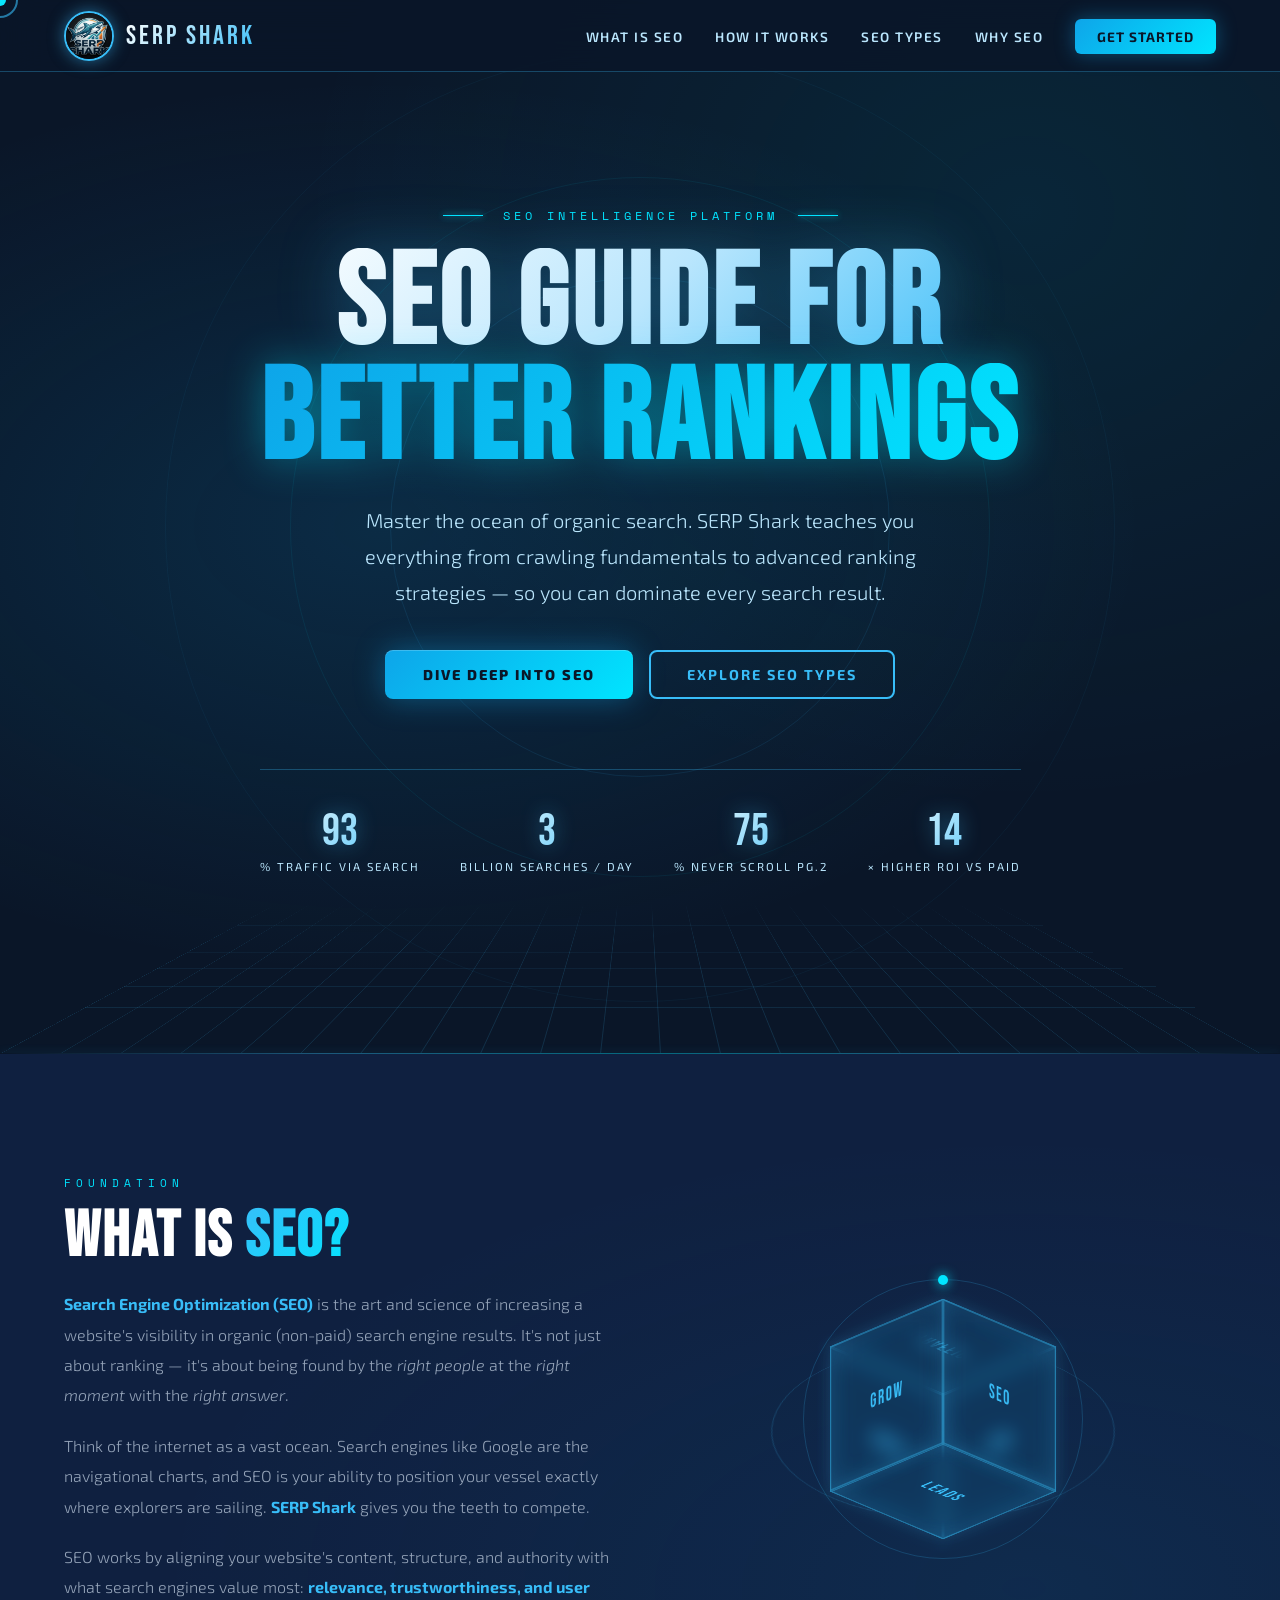
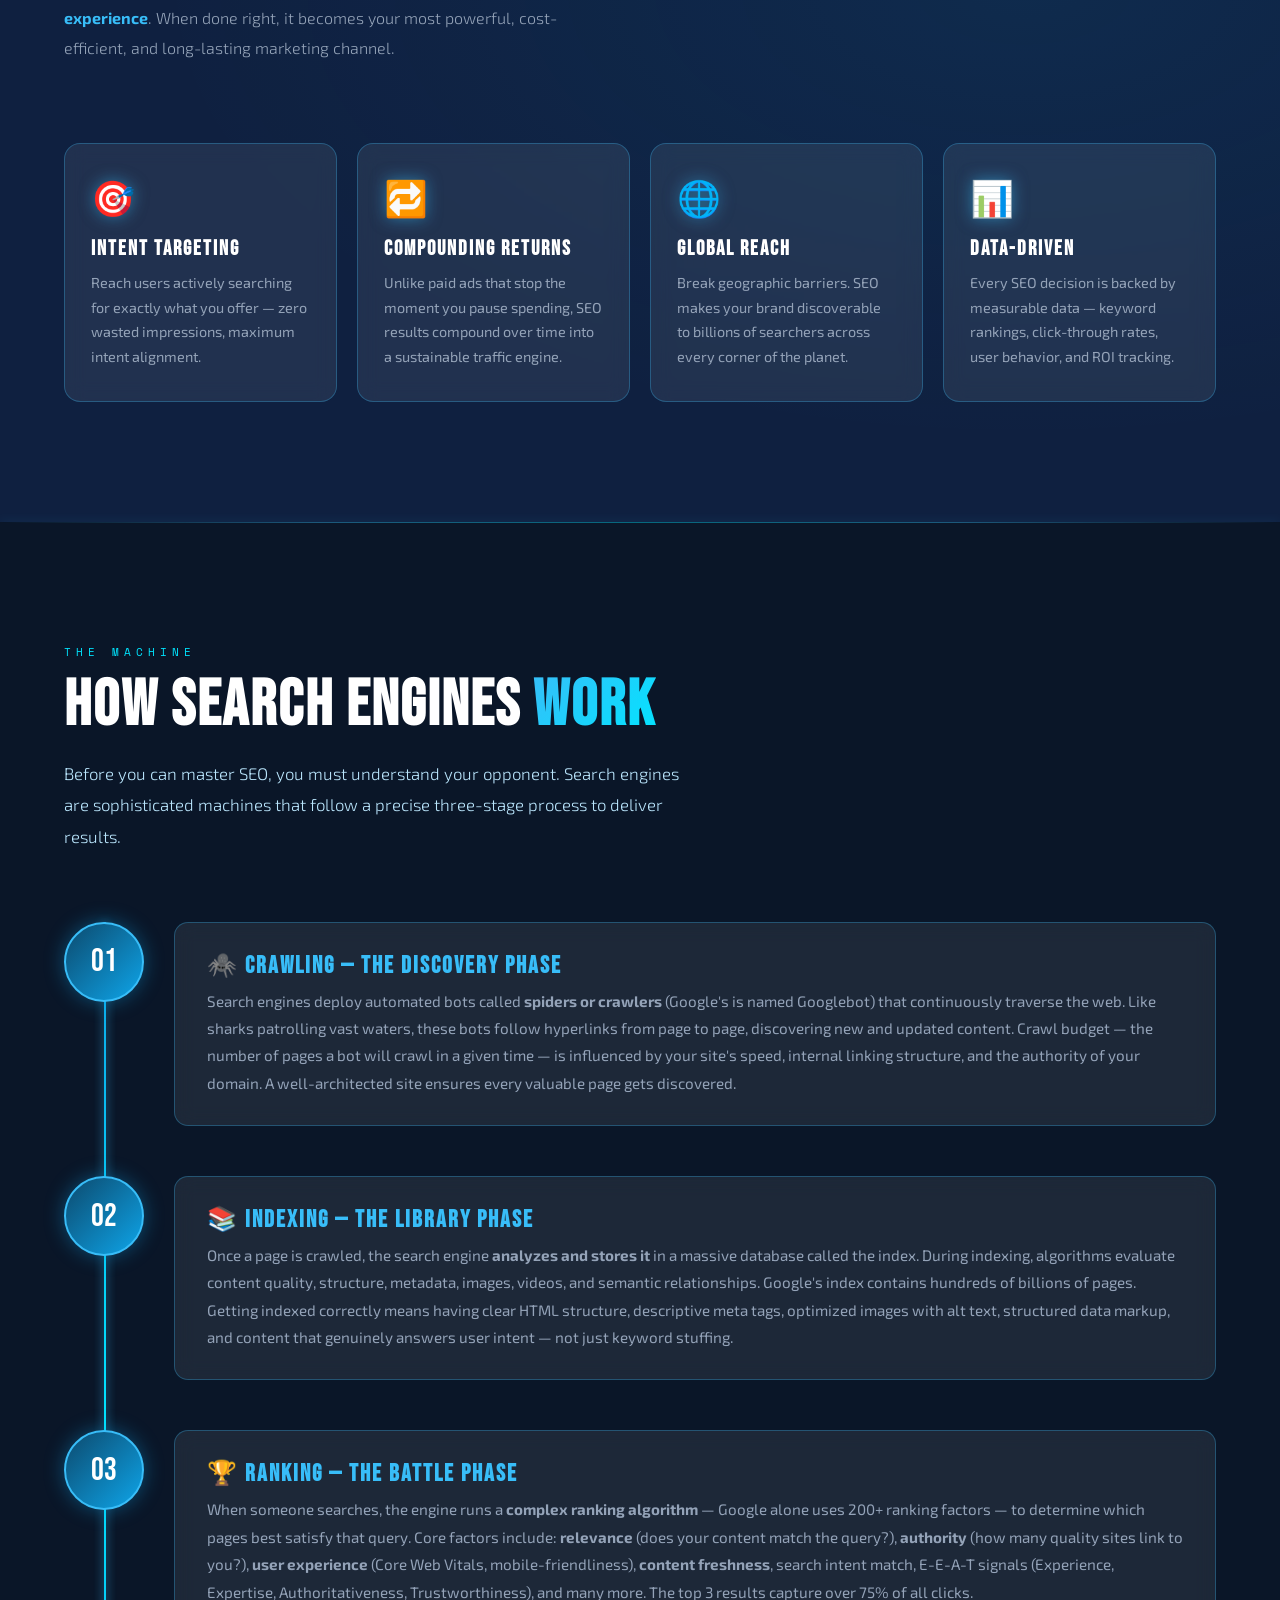
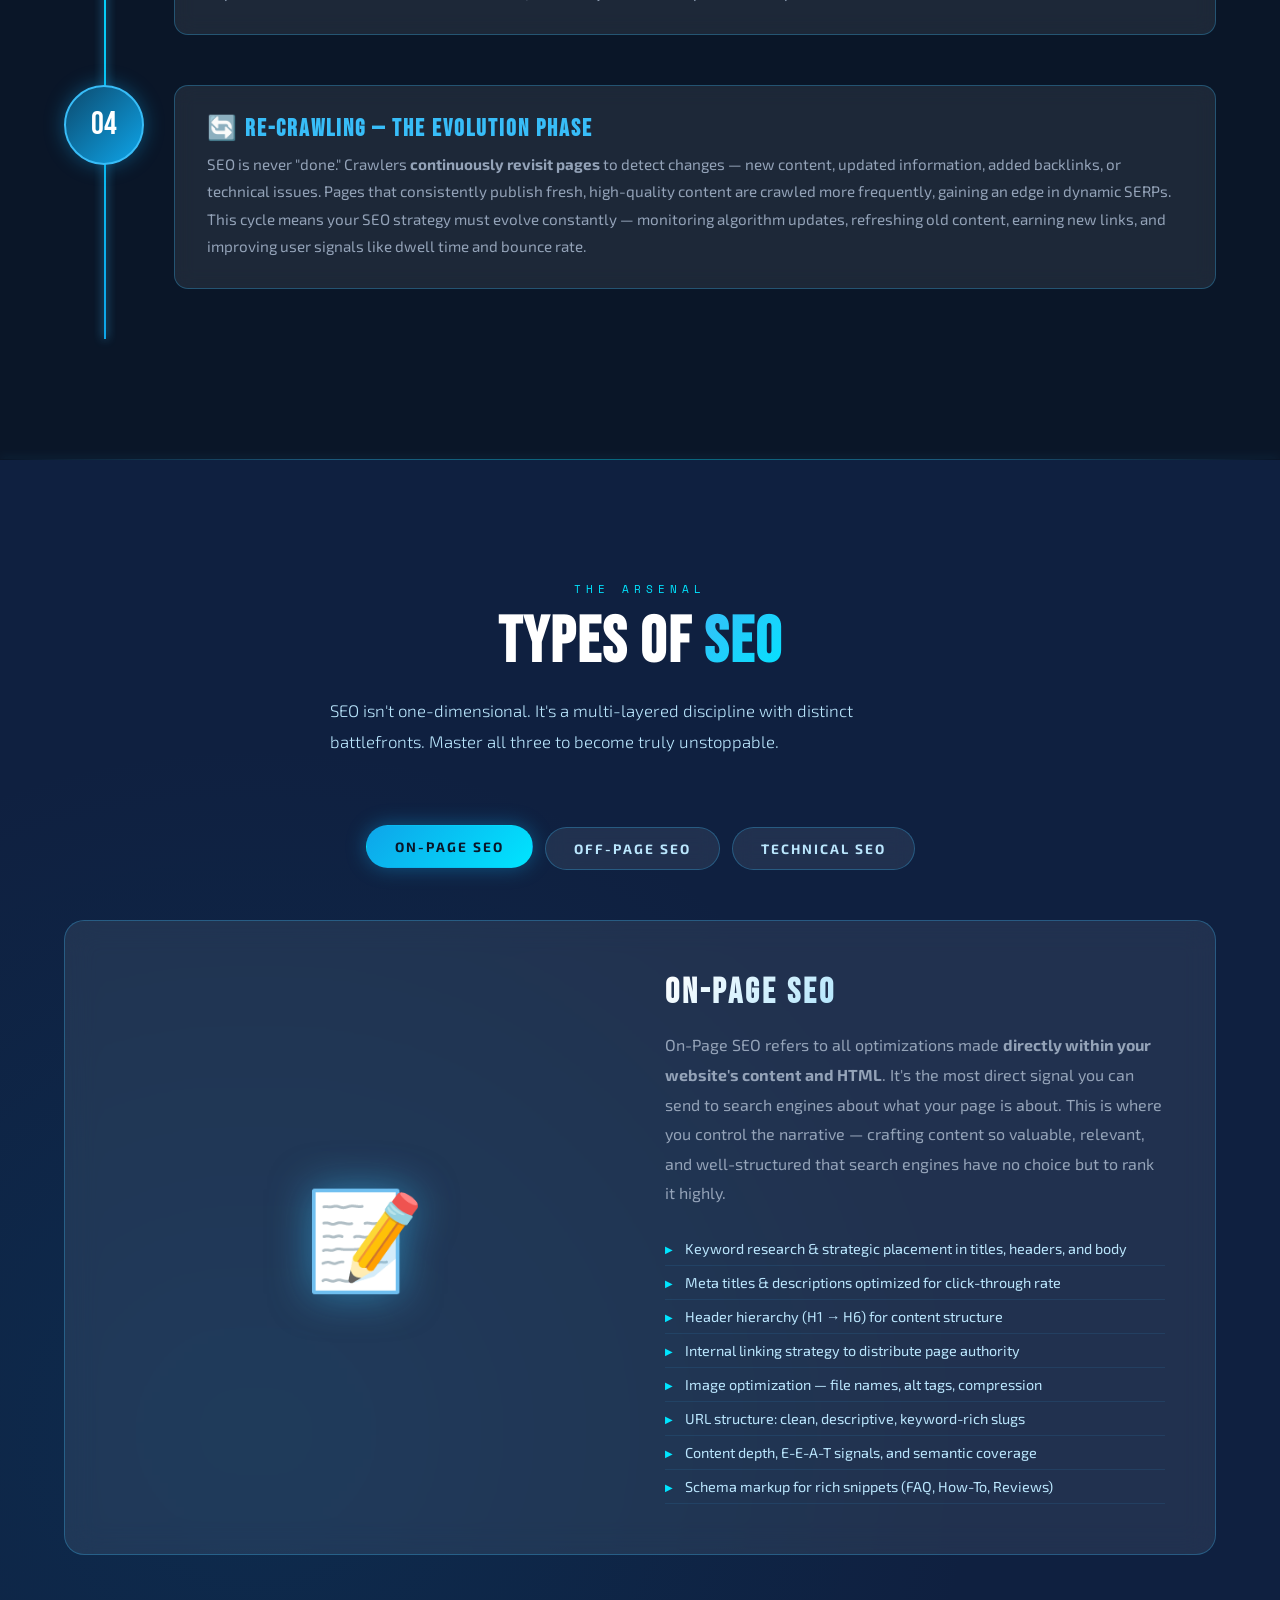
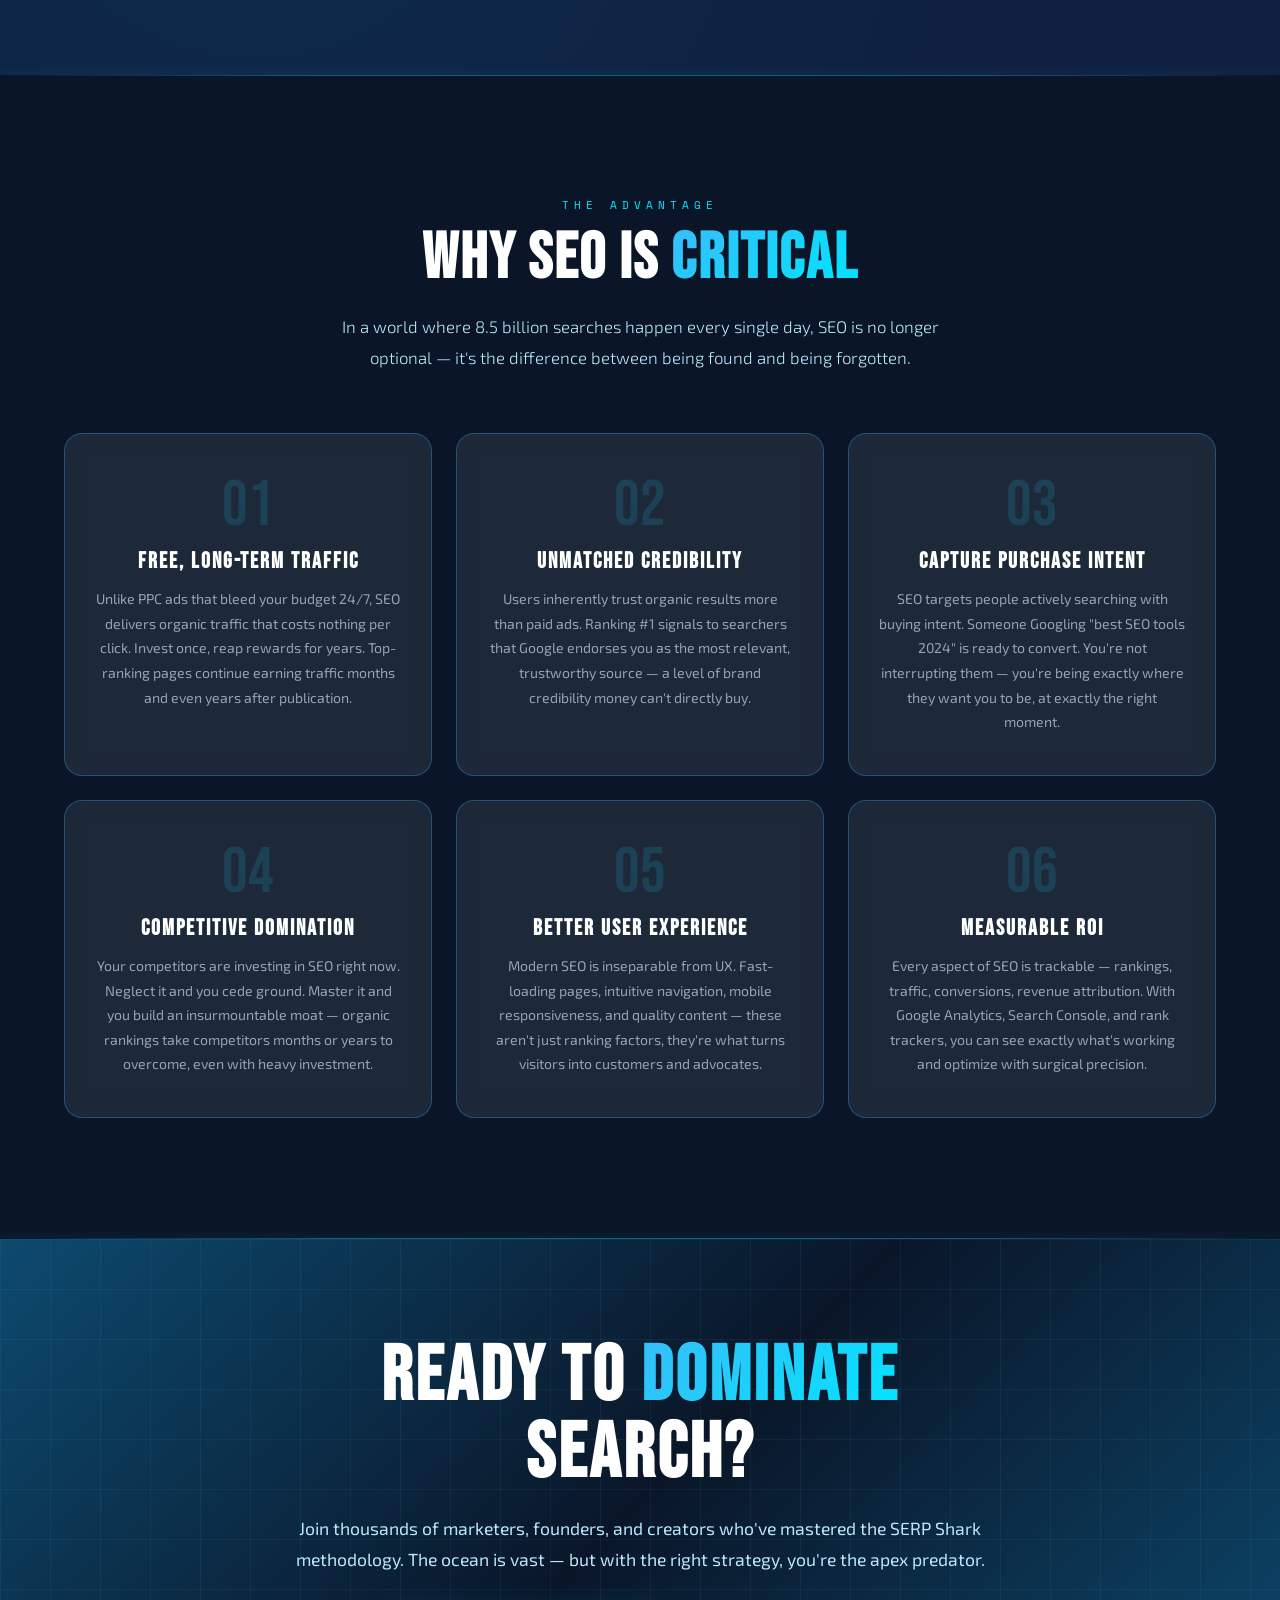
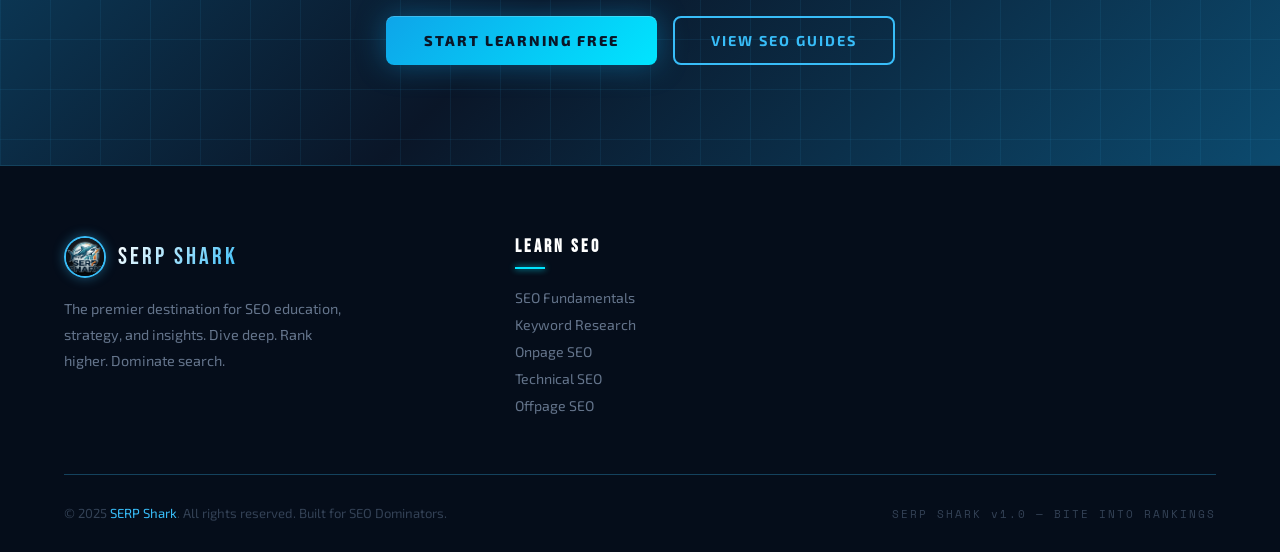
<file: index.html>
<!doctype html>
<html lang="en">
  <head>
    <meta charset="UTF-8" />
    <meta name="viewport" content="width=device-width, initial-scale=1.0" />
    <!-- title  -->
    <title>SERP Shark | SEO Guide</title>

    <!-- icon -->
    <link rel="icon" href="https://serp-shark.vercel.app/img/shark2.png" />

    <!-- css  -->
    <link rel="stylesheet" href="css/style.css" />
    <!-- google font  -->
    <link
      href="https://fonts.googleapis.com/css2?family=Bebas+Neue&family=Exo+2:wght@300;400;600;700;900&family=Space+Mono:wght@400;700&display=swap"
      rel="stylesheet"
    />
    <!-- meta tags  -->
    <meta
      name="description"
      content="A simple SEO guide covering SEO strategy, basics and practical steps to improve rankings and grow your website traffic."
    />
    <meta name="author" content="siyath" />
    <meta name="application-name" content="SERP Shark" />
    <!-- robots tag  -->
    <meta name="robots" content="index,follow,max-image-preview:large" />

    <!-- canonical tag  -->
    <link rel="canonical" href="https://serp-shark.vercel.app/" />

    <!-- opengraph tag -->
    <meta name="og:type" content="website" />
    <meta name="og:site_name" content="SERP shark" />
    <meta name="og:title" content="SERP Shark | SEO Guide" />
    <meta
      name="og:description"
      content="A simple SEO guide covering SEO strategy, basics and practical steps to improve rankings and grow your website traffic."
    />
    <meta name="og:image" content="https://serp-shark.vercel.app/shark.webp" />
    <meta name="og:url" content="https://serp-shark.vercel.app/" />

    <!-- twitter tag  -->
    <meta name="twitter:card" content="summary_large_image" />
    <meta name="twitter:title" content="SERP Shark | SEO Guide" />
    <meta
      name="twitter:description"
      content="A simple SEO guide covering SEO strategy, basics and practical steps to improve rankings and grow your website traffic."
    />
    <meta
      name="twitter:image"
      content="https://serp-shark.vercel.app/shark.webp"
    />
    <meta name="twitter:url" content="https://serp-shark.vercel.app/" />

    <!-- schema markup optimnization -->
    <script type="application/ld+json">
      {
        "@context": "https://schema.org",
        "@graph": [
          {
            "@type": "Organization",
            "name": "Serp Shark",
            "url": "https://serp-shark.vercel.app/",
            "logo": {
              "@type": "ImageObject",
              "url": "https://serp-shark.vercel.app/img/shark2.png"
            }
          },
          {
            "@type": "WebSite",
            "name": "Serp Shark",
            "url": "https://serp-shark.vercel.app/",
            "description": "Serp Shark provides a complete SEO guide covering strategies, techniques, and practical methods to help beginners and professionals improve search engine rankings and grow online visibility.",
            "publisher": {
              "@type": "Organization",
              "name": "Serp Shark"
            }
          },
          {
            "@type": "WebPage",
            "name": "SEO Guide",
            "url": "https://serp-shark.vercel.app/",
            "description": "Learn SEO with a complete step-by-step SEO guide including keyword research, on-page SEO, technical SEO, and link building strategies to boost your website ranking.",
            "inLanguage": "en",
            "isPartOf": {
              "@type": "WebSite",
              "url": "https://serp-shark.vercel.app/"
            },
            "primaryImageOfPage": {
              "@type": "ImageObject",
              "url": "https://serp-shark.vercel.app/shark.webp"
            }
          }
        ]
      }
    </script>
    <!-- google search console  -->
    <meta name="google-site-verification" content="lHHXfFP0jNHLSrDqqJ0KXSDrl5cEwfRTYAGVGRHKF3Q" /> 
    
<!-- Google tag (gtag.js) -->
<script async src="https://www.googletagmanager.com/gtag/js?id=G-S0KDCEMH1Z"></script>
<script>
  window.dataLayer = window.dataLayer || [];
  function gtag(){dataLayer.push(arguments);}
  gtag('js', new Date());

  gtag('config', 'G-S0KDCEMH1Z');
</script>

<!-- Google Tag Manager -->
<script>(function(w,d,s,l,i){w[l]=w[l]||[];w[l].push({'gtm.start':
new Date().getTime(),event:'gtm.js'});var f=d.getElementsByTagName(s)[0],
j=d.createElement(s),dl=l!='dataLayer'?'&l='+l:'';j.async=true;j.src=
'https://www.googletagmanager.com/gtm.js?id='+i+dl;f.parentNode.insertBefore(j,f);
})(window,document,'script','dataLayer','GTM-W96V7VQZ');</script>

<!-- End Google Tag Manager -->

<!-- Meta Pixel Code -->
<script>
!function(f,b,e,v,n,t,s)
{if(f.fbq)return;n=f.fbq=function(){n.callMethod?
n.callMethod.apply(n,arguments):n.queue.push(arguments)};
if(!f._fbq)f._fbq=n;n.push=n;n.loaded=!0;n.version='2.0';
n.queue=[];t=b.createElement(e);t.async=!0;
t.src=v;s=b.getElementsByTagName(e)[0];
s.parentNode.insertBefore(t,s)}(window, document,'script',
'https://connect.facebook.net/en_US/fbevents.js');
fbq('init', '992579590035967');
fbq('track', 'PageView');
</script>
<noscript><img height="1" width="1" style="display:none"
src="https://www.facebook.com/tr?id=992579590035967&ev=PageView&noscript=1"
/></noscript>
<!-- End Meta Pixel Code -->
  </head>
  <body>
    <!-- SCROLL PROGRESS -->
    <div class="scroll-progress" id="scrollProgress"></div>

    <!-- CUSTOM CURSOR -->
     <div class="cursor" id="cursor"></div>
    <div class="cursor-ring" r id="cursorRing"></div>

    <!-- ══════════════ NAVBAR ══════════════ -->
    <nav id="navbar">
      <a href="#hero" class="nav-logo">
        <img src="img/shark2.png" alt="SERP Shark icon" />
        <span class="nav-brand">SERP SHARK</span>
      </a>
      <ul class="nav-links">
        <li><a href="#what-is-seo">What is SEO</a></li>
        <li><a href="#how-engines">How It Works</a></li>
        <li><a href="#seo-types">SEO Types</a></li>
        <li><a href="#why-seo">Why SEO</a></li>
        <li><a href="#cta-strip" class="nav-cta">Get Started</a></li>
      </ul>
      <div class="hamburger" id="hamburger">
        <span></span><span></span><span></span>
      </div>
    </nav>

    <!-- MOBILE MENU -->
    <div class="mobile-menu" id="mobileMenu">
      <a href="#what-is-seo" class="mob-link">What is SEO</a>
      <a href="#how-engines" class="mob-link">How It Works</a>
      <a href="#seo-types" class="mob-link">SEO Types</a>
      <a href="#why-seo" class="mob-link">Why SEO</a>
      <a href="#cta-strip" class="mob-link">Get Started</a>
    </div>

    <!-- ══════════════ HERO ══════════════ -->
    <section id="hero">
      <div class="grid-floor"></div>

      <div class="ring-wrap">
        <div class="ring"></div>
        <div class="ring"></div>
        <div class="ring"></div>
      </div>

      <div class="particles" id="particles"></div>

      <div class="hero-content">
        <div class="hero-eyebrow">
          <span></span> SEO Intelligence Platform <span></span>
        </div>
        <h1 class="hero-title">
          <span class="line1">SEO Guide For</span>
          <span class="line2">Better RankinGs</span>
        </h1>
        <p class="hero-sub">
          Master the ocean of organic search. SERP Shark teaches you everything
          from crawling fundamentals to advanced ranking strategies — so you can
          dominate every search result.
        </p>
        <div class="hero-buttons">
          <button
            class="btn-primary"
            onclick="
              document
                .getElementById('what-is-seo')
                .scrollIntoView({ behavior: 'smooth' })
            "
          >
            Dive Deep Into SEO
          </button>
          <button
            class="btn-outline"
            onclick="
              document
                .getElementById('seo-types')
                .scrollIntoView({ behavior: 'smooth' })
            "
          >
            Explore SEO Types
          </button>
        </div>
        <div class="hero-stats">
          <div class="stat-item">
            <span class="stat-num" data-count="93">0</span>
            <div class="stat-label">% Traffic via Search</div>
          </div>
          <div class="stat-item">
            <span class="stat-num" data-count="3">0</span>
            <div class="stat-label">Billion Searches / Day</div>
          </div>
          <div class="stat-item">
            <span class="stat-num" data-count="75">0</span>
            <div class="stat-label">% Never Scroll Pg.2</div>
          </div>
          <div class="stat-item">
            <span class="stat-num" data-count="14">0</span>
            <div class="stat-label">× Higher ROI vs Paid</div>
          </div>
        </div>
      </div>
    </section>

    <div class="glow-line"></div>

    <!-- ══════════════ WHAT IS SEO ══════════════ -->
    <section id="what-is-seo">
      <div class="seo-grid">
        <div class="seo-text-side scroll-reveal">
          <span class="section-label">Foundation</span>
          <h2 class="section-title">What is <span>SEO?</span></h2>
          <p>
            <strong>Search Engine Optimization (SEO)</strong> is the art and
            science of increasing a website's visibility in organic (non-paid)
            search engine results. It's not just about ranking — it's about
            being found by the <em>right people</em> at the
            <em>right moment</em> with the <em>right answer</em>.
          </p>
          <p>
            Think of the internet as a vast ocean. Search engines like Google
            are the navigational charts, and SEO is your ability to position
            your vessel exactly where explorers are sailing.
            <strong>SERP Shark</strong> gives you the teeth to compete.
          </p>
          <p>
            SEO works by aligning your website's content, structure, and
            authority with what search engines value most:
            <strong>relevance, trustworthiness, and user experience</strong>.
            When done right, it becomes your most powerful, cost-efficient, and
            long-lasting marketing channel.
          </p>
        </div>

        <div class="seo-visual scroll-reveal delay-2">
          <div class="orbit-ring"><div class="orbit-dot"></div></div>
          <div class="orbit-ring"></div>
          <div class="seo-cube-wrap">
            <div class="cube">
              <div class="cube-face front">SEO</div>
              <div class="cube-face back">RANK</div>
              <div class="cube-face left">GROW</div>
              <div class="cube-face right">WIN</div>
              <div class="cube-face top">TRAFFIC</div>
              <div class="cube-face bottom">LEADS</div>
            </div>
          </div>
        </div>
      </div>

      <!-- WHY IT MATTERS CARDS -->
      <div class="why-grid" style="margin-top: 80px">
        <div class="why-card scroll-reveal delay-1">
          <span class="icon">🎯</span>
          <h3>Intent Targeting</h3>
          <p>
            Reach users actively searching for exactly what you offer — zero
            wasted impressions, maximum intent alignment.
          </p>
        </div>
        <div class="why-card scroll-reveal delay-2">
          <span class="icon">🔁</span>
          <h3>Compounding Returns</h3>
          <p>
            Unlike paid ads that stop the moment you pause spending, SEO results
            compound over time into a sustainable traffic engine.
          </p>
        </div>
        <div class="why-card scroll-reveal delay-3">
          <span class="icon">🌐</span>
          <h3>Global Reach</h3>
          <p>
            Break geographic barriers. SEO makes your brand discoverable to
            billions of searchers across every corner of the planet.
          </p>
        </div>
        <div class="why-card scroll-reveal delay-4">
          <span class="icon">📊</span>
          <h3>Data-Driven</h3>
          <p>
            Every SEO decision is backed by measurable data — keyword rankings,
            click-through rates, user behavior, and ROI tracking.
          </p>
        </div>
      </div>
    </section>

    <div class="glow-line"></div>

    <!-- ══════════════ HOW SEARCH ENGINES WORK ══════════════ -->
    <section id="how-engines">
      <div class="engines-inner">
        <div class="engines-header scroll-reveal">
          <span class="section-label">The Machine</span>
          <h2 class="section-title">How Search Engines <span>Work</span></h2>
          <p class="section-desc">
            Before you can master SEO, you must understand your opponent. Search
            engines are sophisticated machines that follow a precise three-stage
            process to deliver results.
          </p>
        </div>

        <div class="pipeline">
          <div class="pipeline-step">
            <div class="step-num">01</div>
            <div class="step-content">
              <h3>🕷️ Crawling — The Discovery Phase</h3>
              <p>
                Search engines deploy automated bots called
                <strong>spiders or crawlers</strong> (Google's is named
                Googlebot) that continuously traverse the web. Like sharks
                patrolling vast waters, these bots follow hyperlinks from page
                to page, discovering new and updated content. Crawl budget — the
                number of pages a bot will crawl in a given time — is influenced
                by your site's speed, internal linking structure, and the
                authority of your domain. A well-architected site ensures every
                valuable page gets discovered.
              </p>
            </div>
          </div>
          <div class="pipeline-step">
            <div class="step-num">02</div>
            <div class="step-content">
              <h3>📚 Indexing — The Library Phase</h3>
              <p>
                Once a page is crawled, the search engine
                <strong>analyzes and stores it</strong> in a massive database
                called the index. During indexing, algorithms evaluate content
                quality, structure, metadata, images, videos, and semantic
                relationships. Google's index contains hundreds of billions of
                pages. Getting indexed correctly means having clear HTML
                structure, descriptive meta tags, optimized images with alt
                text, structured data markup, and content that genuinely answers
                user intent — not just keyword stuffing.
              </p>
            </div>
          </div>
          <div class="pipeline-step">
            <div class="step-num">03</div>
            <div class="step-content">
              <h3>🏆 Ranking — The Battle Phase</h3>
              <p>
                When someone searches, the engine runs a
                <strong>complex ranking algorithm</strong> — Google alone uses
                200+ ranking factors — to determine which pages best satisfy
                that query. Core factors include:
                <strong>relevance</strong> (does your content match the query?),
                <strong>authority</strong> (how many quality sites link to
                you?), <strong>user experience</strong> (Core Web Vitals,
                mobile-friendliness), <strong>content freshness</strong>, search
                intent match, E-E-A-T signals (Experience, Expertise,
                Authoritativeness, Trustworthiness), and many more. The top 3
                results capture over 75% of all clicks.
              </p>
            </div>
          </div>
          <div class="pipeline-step">
            <div class="step-num">04</div>
            <div class="step-content">
              <h3>🔄 Re-Crawling — The Evolution Phase</h3>
              <p>
                SEO is never "done." Crawlers
                <strong>continuously revisit pages</strong> to detect changes —
                new content, updated information, added backlinks, or technical
                issues. Pages that consistently publish fresh, high-quality
                content are crawled more frequently, gaining an edge in dynamic
                SERPs. This cycle means your SEO strategy must evolve constantly
                — monitoring algorithm updates, refreshing old content, earning
                new links, and improving user signals like dwell time and bounce
                rate.
              </p>
            </div>
          </div>
        </div>
      </div>
    </section>

    <div class="glow-line"></div>

    <!-- ══════════════ TYPES OF SEO ══════════════ -->
    <section id="seo-types">
      <div class="types-inner">
        <div class="types-header scroll-reveal">
          <span class="section-label">The Arsenal</span>
          <h2 class="section-title">Types of <span>SEO</span></h2>
          <p class="section-desc">
            SEO isn't one-dimensional. It's a multi-layered discipline with
            distinct battlefronts. Master all three to become truly unstoppable.
          </p>
        </div>

        <div class="types-tabs">
          <button class="tab-btn active" data-tab="onpage">On-Page SEO</button>
          <button class="tab-btn" data-tab="offpage">Off-Page SEO</button>
          <button class="tab-btn" data-tab="technical">Technical SEO</button>
        </div>

        <div class="types-panel active" id="panel-onpage">
          <div class="type-card-big">
            <div class="type-icon-big">📝</div>
            <div class="type-info">
              <h3>On-Page SEO</h3>
              <p>
                On-Page SEO refers to all optimizations made
                <strong>directly within your website's content and HTML</strong
                >. It's the most direct signal you can send to search engines
                about what your page is about. This is where you control the
                narrative — crafting content so valuable, relevant, and
                well-structured that search engines have no choice but to rank
                it highly.
              </p>
              <ul class="type-list">
                <li>
                  Keyword research & strategic placement in titles, headers, and
                  body
                </li>
                <li>
                  Meta titles & descriptions optimized for click-through rate
                </li>
                <li>Header hierarchy (H1 → H6) for content structure</li>
                <li>Internal linking strategy to distribute page authority</li>
                <li>Image optimization — file names, alt tags, compression</li>
                <li>URL structure: clean, descriptive, keyword-rich slugs</li>
                <li>Content depth, E-E-A-T signals, and semantic coverage</li>
                <li>Schema markup for rich snippets (FAQ, How-To, Reviews)</li>
              </ul>
            </div>
          </div>
        </div>

        <div class="types-panel" id="panel-offpage">
          <div class="type-card-big">
            <div class="type-icon-big">🔗</div>
            <div class="type-info">
              <h3>Off-Page SEO</h3>
              <p>
                Off-Page SEO encompasses everything that happens
                <strong>outside your website</strong> that influences your
                rankings. Think of it as your reputation in the digital world.
                Search engines treat links from other sites as "votes of
                confidence." The more authoritative and relevant these votes
                are, the more trustworthy your site appears — and the higher you
                climb.
              </p>
              <ul class="type-list">
                <li>Link building: earning backlinks from high-DA websites</li>
                <li>Guest posting on authoritative blogs in your niche</li>
                <li>
                  Digital PR: getting featured in news outlets and publications
                </li>
                <li>Brand mentions (linked & unlinked) across the web</li>
                <li>Social media signals and content amplification</li>
                <li>Influencer outreach and co-marketing partnerships</li>
                <li>Forum participation and community authority building</li>
                <li>
                  Local citations for map pack and local search visibility
                </li>
              </ul>
            </div>
          </div>
        </div>

        <div class="types-panel" id="panel-technical">
          <div class="type-card-big">
            <div class="type-icon-big">⚙️</div>
            <div class="type-info">
              <h3>Technical SEO</h3>
              <p>
                Technical SEO is the
                <strong>foundation your entire SEO strategy rests on</strong>.
                Even the most brilliant content is worthless if search engines
                can't properly crawl, render, and index your site. Technical SEO
                ensures your website's infrastructure is flawless — fast,
                secure, accessible, and perfectly readable by search engine bots
                and human users alike.
              </p>
              <ul class="type-list">
                <li>Core Web Vitals: LCP, FID/INP, CLS for page experience</li>
                <li>
                  Site speed optimization — server, caching, CDN, minification
                </li>
                <li>Mobile-first indexing & responsive design compliance</li>
                <li>HTTPS security & SSL certificate implementation</li>
                <li>XML sitemap creation and submission to Search Console</li>
                <li>Robots.txt configuration to control crawl behavior</li>
                <li>Canonical tags to prevent duplicate content issues</li>
                <li>Structured data / JSON-LD for enhanced SERP features</li>
              </ul>
            </div>
          </div>
        </div>
      </div>
    </section>

    <div class="glow-line"></div>

    <!-- ══════════════ WHY SEO IS IMPORTANT ══════════════ -->
    <section id="why-seo">
      <div class="why-inner">
        <div class="scroll-reveal">
          <span class="section-label">The Advantage</span>
          <h2 class="section-title">Why SEO is <span>Critical</span></h2>
          <p class="section-desc" style="margin: 0 auto; text-align: center">
            In a world where 8.5 billion searches happen every single day, SEO
            is no longer optional — it's the difference between being found and
            being forgotten.
          </p>
        </div>

        <div class="importance-grid">
          <div class="imp-card delay-1">
            <span class="imp-num">01</span>
            <h3>Free, Long-Term Traffic</h3>
            <p>
              Unlike PPC ads that bleed your budget 24/7, SEO delivers organic
              traffic that costs nothing per click. Invest once, reap rewards
              for years. Top-ranking pages continue earning traffic months and
              even years after publication.
            </p>
          </div>
          <div class="imp-card delay-2">
            <span class="imp-num">02</span>
            <h3>Unmatched Credibility</h3>
            <p>
              Users inherently trust organic results more than paid ads. Ranking
              #1 signals to searchers that Google endorses you as the most
              relevant, trustworthy source — a level of brand credibility money
              can't directly buy.
            </p>
          </div>
          <div class="imp-card delay-3">
            <span class="imp-num">03</span>
            <h3>Capture Purchase Intent</h3>
            <p>
              SEO targets people actively searching with buying intent. Someone
              Googling "best SEO tools 2024" is ready to convert. You're not
              interrupting them — you're being exactly where they want you to
              be, at exactly the right moment.
            </p>
          </div>
          <div class="imp-card delay-1">
            <span class="imp-num">04</span>
            <h3>Competitive Domination</h3>
            <p>
              Your competitors are investing in SEO right now. Neglect it and
              you cede ground. Master it and you build an insurmountable moat —
              organic rankings take competitors months or years to overcome,
              even with heavy investment.
            </p>
          </div>
          <div class="imp-card delay-2">
            <span class="imp-num">05</span>
            <h3>Better User Experience</h3>
            <p>
              Modern SEO is inseparable from UX. Fast-loading pages, intuitive
              navigation, mobile responsiveness, and quality content — these
              aren't just ranking factors, they're what turns visitors into
              customers and advocates.
            </p>
          </div>
          <div class="imp-card delay-3">
            <span class="imp-num">06</span>
            <h3>Measurable ROI</h3>
            <p>
              Every aspect of SEO is trackable — rankings, traffic, conversions,
              revenue attribution. With Google Analytics, Search Console, and
              rank trackers, you can see exactly what's working and optimize
              with surgical precision.
            </p>
          </div>
        </div>
      </div>
    </section>

    <div class="glow-line"></div>

    <!-- ══════════════ CTA STRIP ══════════════ -->
    <section id="cta-strip">
      <div class="cta-inner scroll-reveal">
        <h2>
          Ready to
          <span
            style="
              background: linear-gradient(135deg, var(--sky), var(--accent));
              -webkit-background-clip: text;
              -webkit-text-fill-color: transparent;
            "
            >Dominate</span
          >
          Search?
        </h2>
        <p>
          Join thousands of marketers, founders, and creators who've mastered
          the SERP Shark methodology. The ocean is vast — but with the right
          strategy, you're the apex predator.
        </p>
        <div class="cta-buttons">
          <button class="btn-primary">Start Learning Free</button>
          <button class="btn-outline">View SEO Guides</button>
        </div>
      </div>
    </section>

    <!-- ══════════════ FOOTER ══════════════ -->
    <footer>
      <div class="footer-grid">
        <div class="footer-brand">
          <div class="footer-logo">
            <img src="img/shark2.png" alt="SERP Shark logo" />
            <span class="footer-logo-text">SERP SHARK</span>
          </div>
          <p>
            The premier destination for SEO education, strategy, and insights.
            Dive deep. Rank higher. Dominate search.
          </p>
        </div>
        <div class="footer-col">
          <h4>Learn SEO</h4>
          <ul>
            <li><a href="index.html">SEO Fundamentals</a></li>
            <li><a href="keyword.html" id="trigger1">Keyword Research</a></li>
            <li><a href="onpage.html">Onpage SEO</a></li>
            <li><a href="#">Technical SEO</a></li>
            <li><a href="offpage.html">Offpage SEO</a></li>
          </ul>
        </div>
      </div>
      <div class="footer-bottom">
        <p>
          © 2025 <span>SERP Shark</span>. All rights reserved. Built for SEO
          Dominators.
        </p>
        <div class="footer-badge">SERP SHARK v1.0 — BITE INTO RANKINGS</div>
      </div>
    </footer>
    <!-- ══════════════ JAVASCRIPT ══════════════ -->
    <script src="jfiles/one.js"></script>
  </body>
</html>
</file>
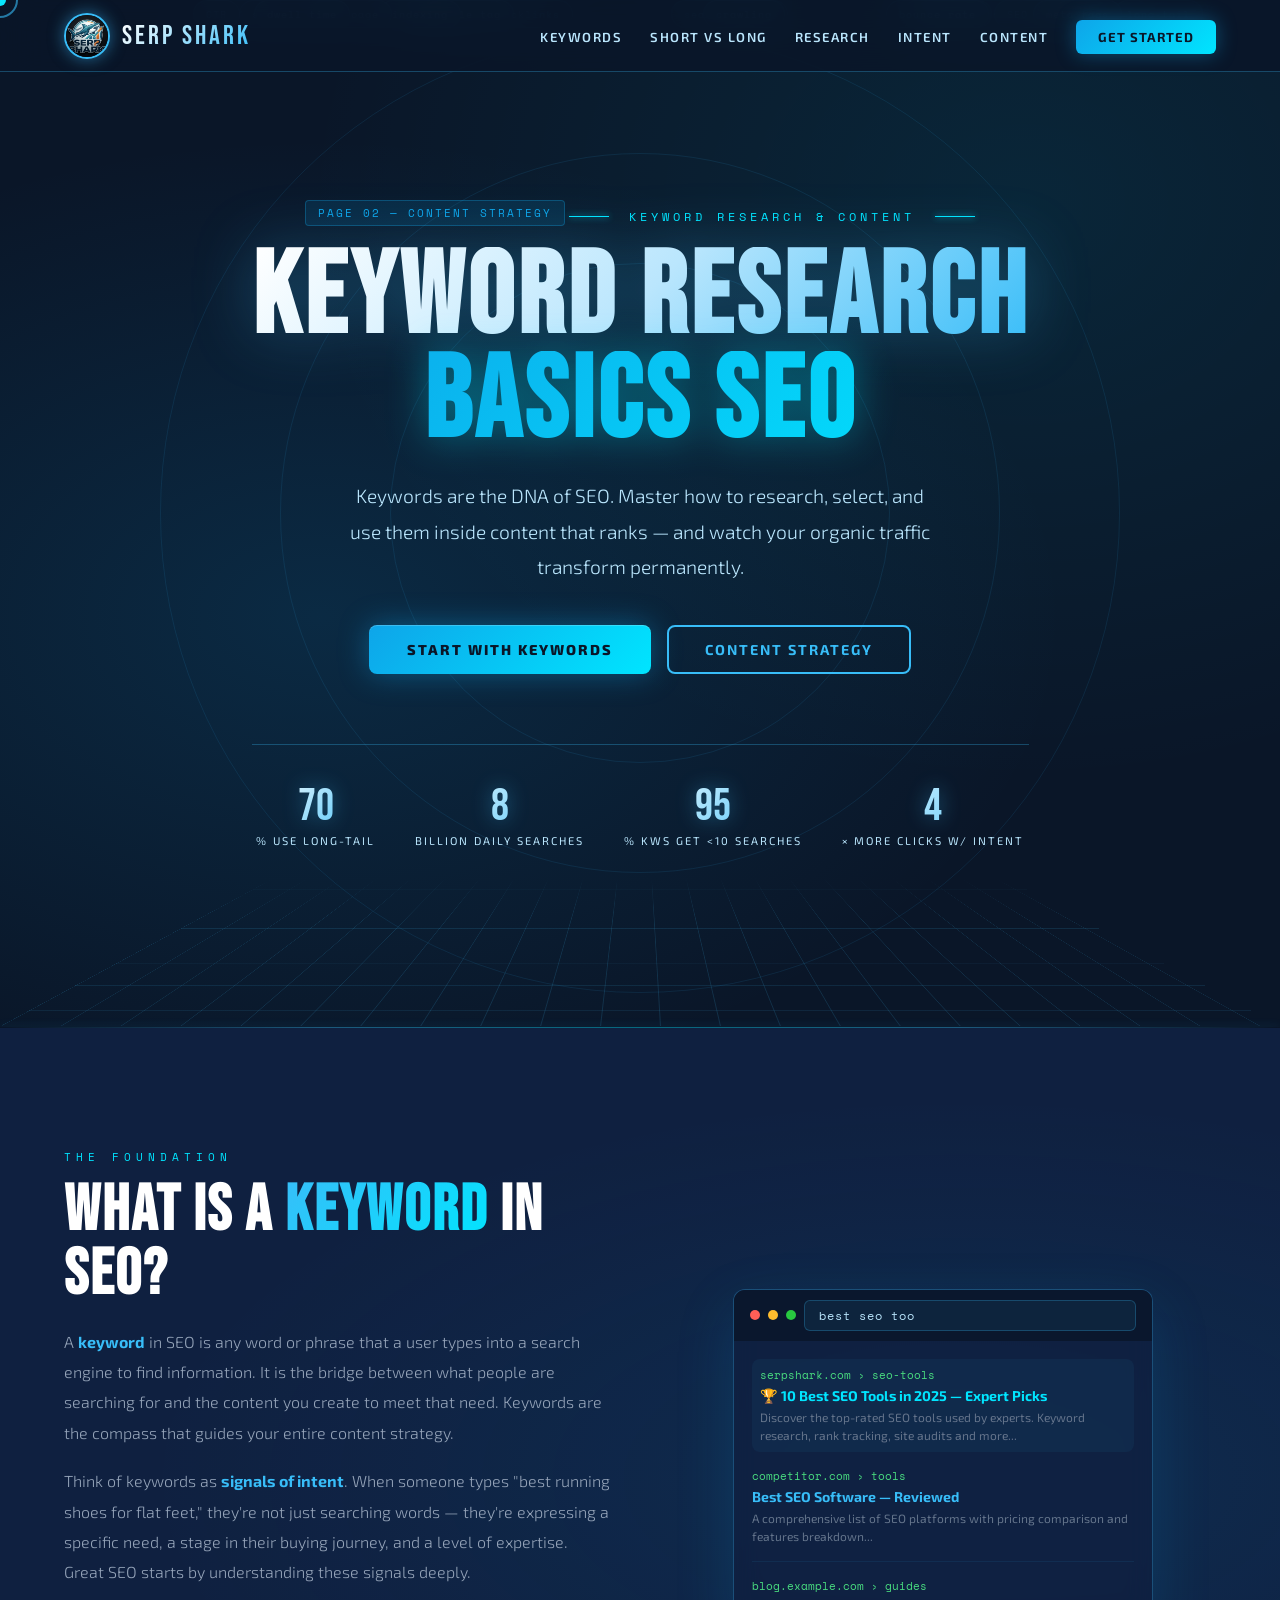
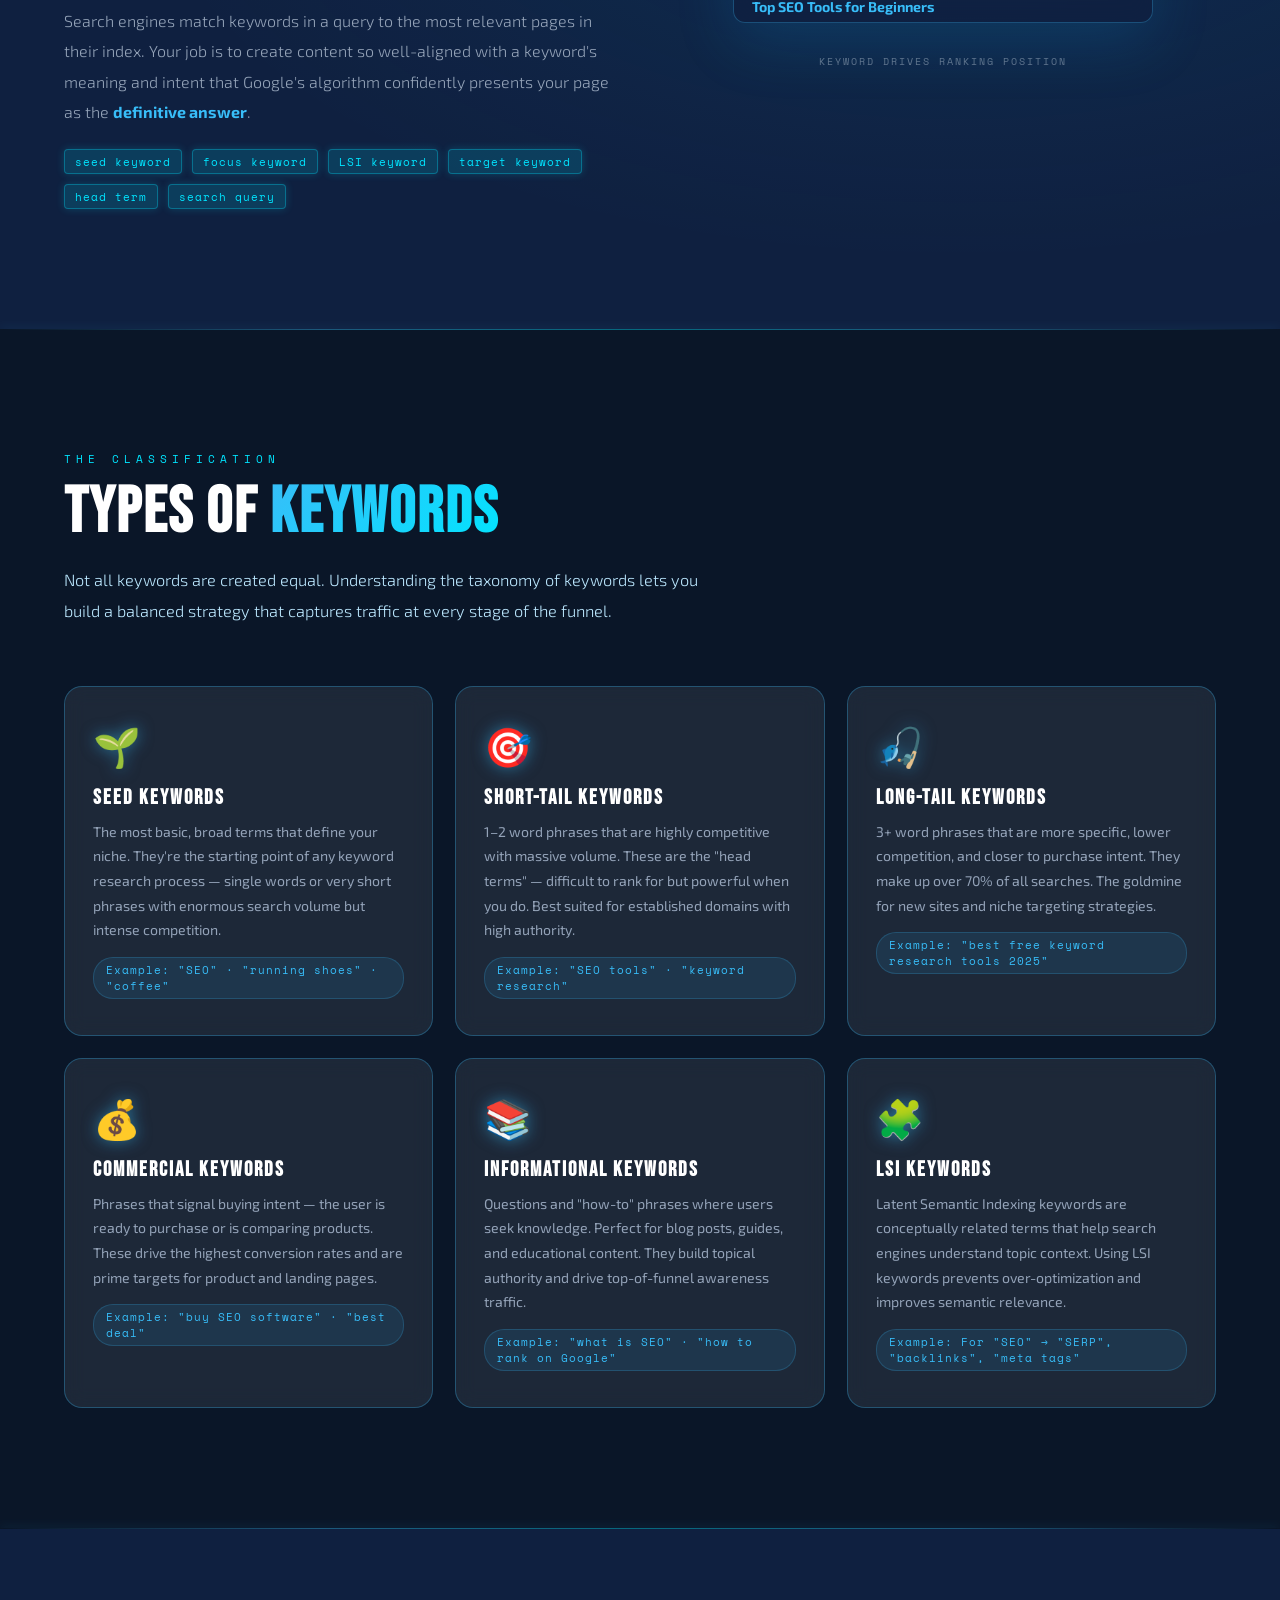
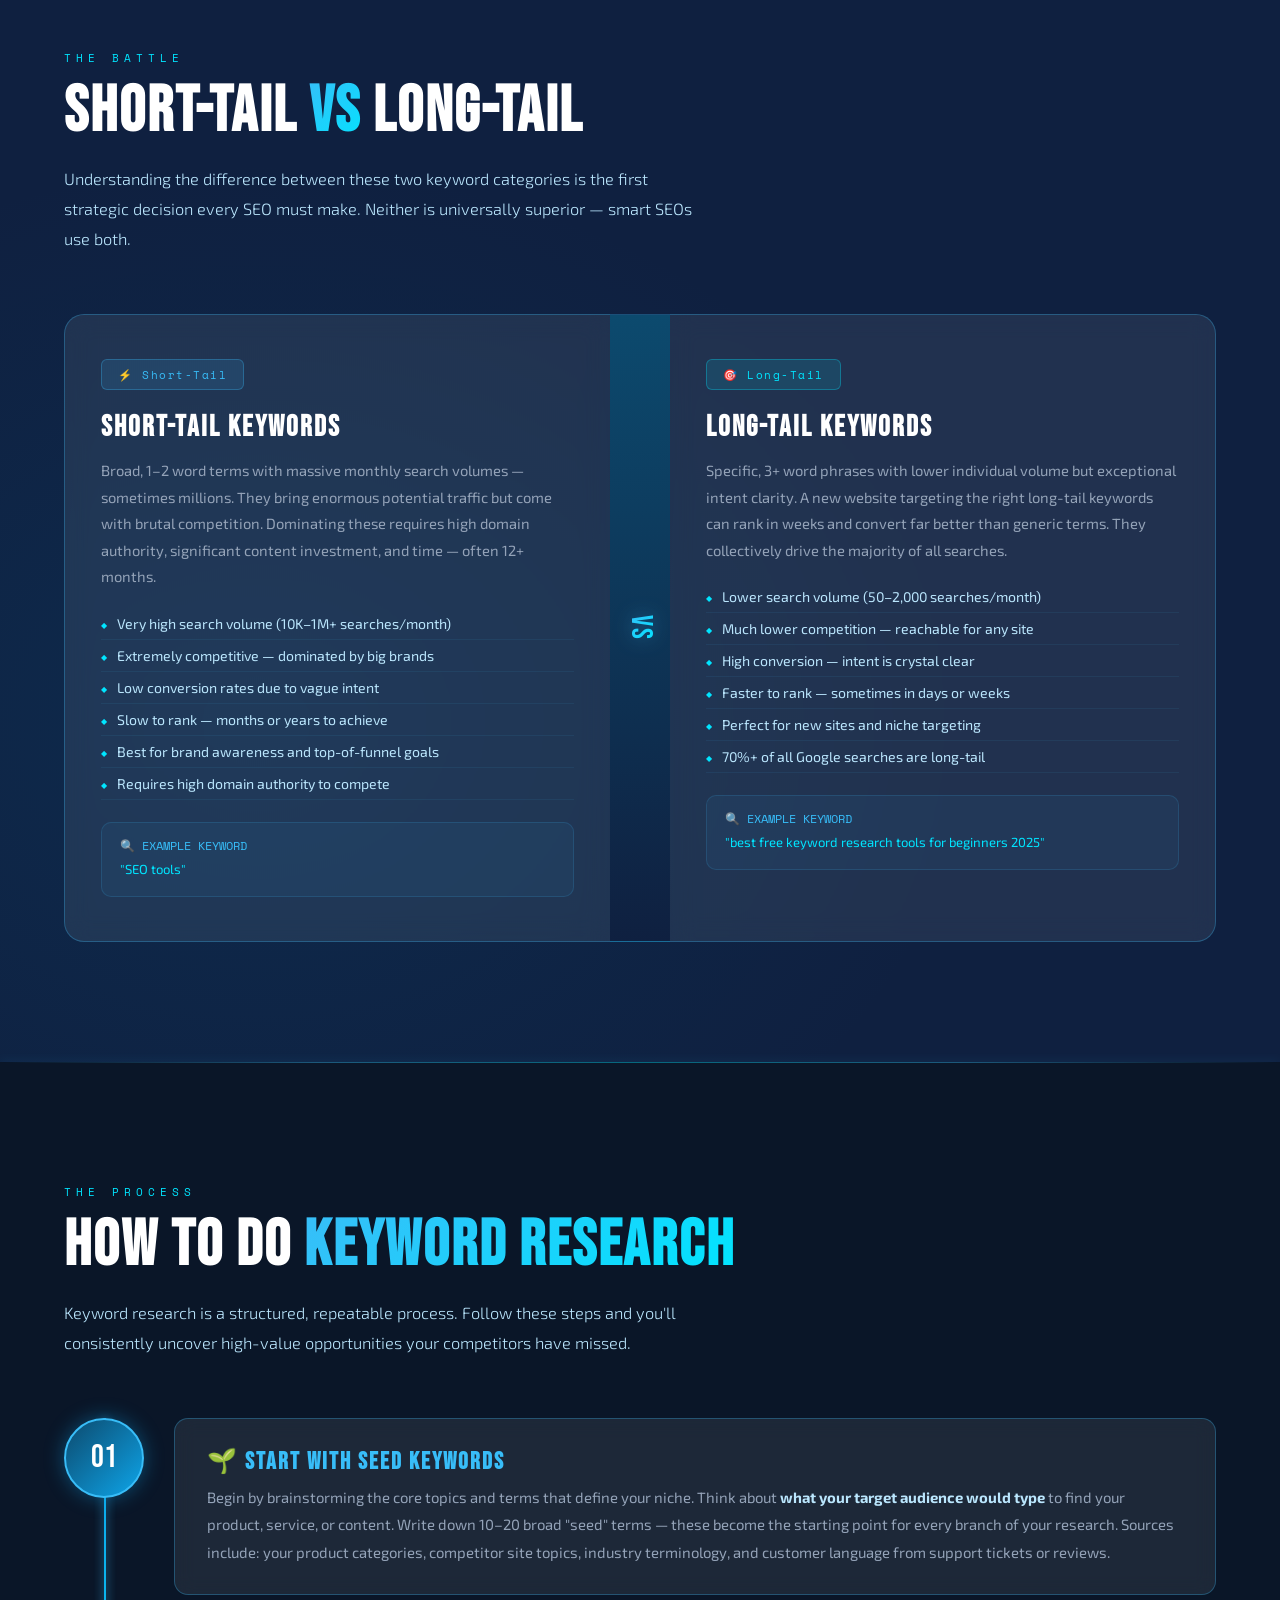
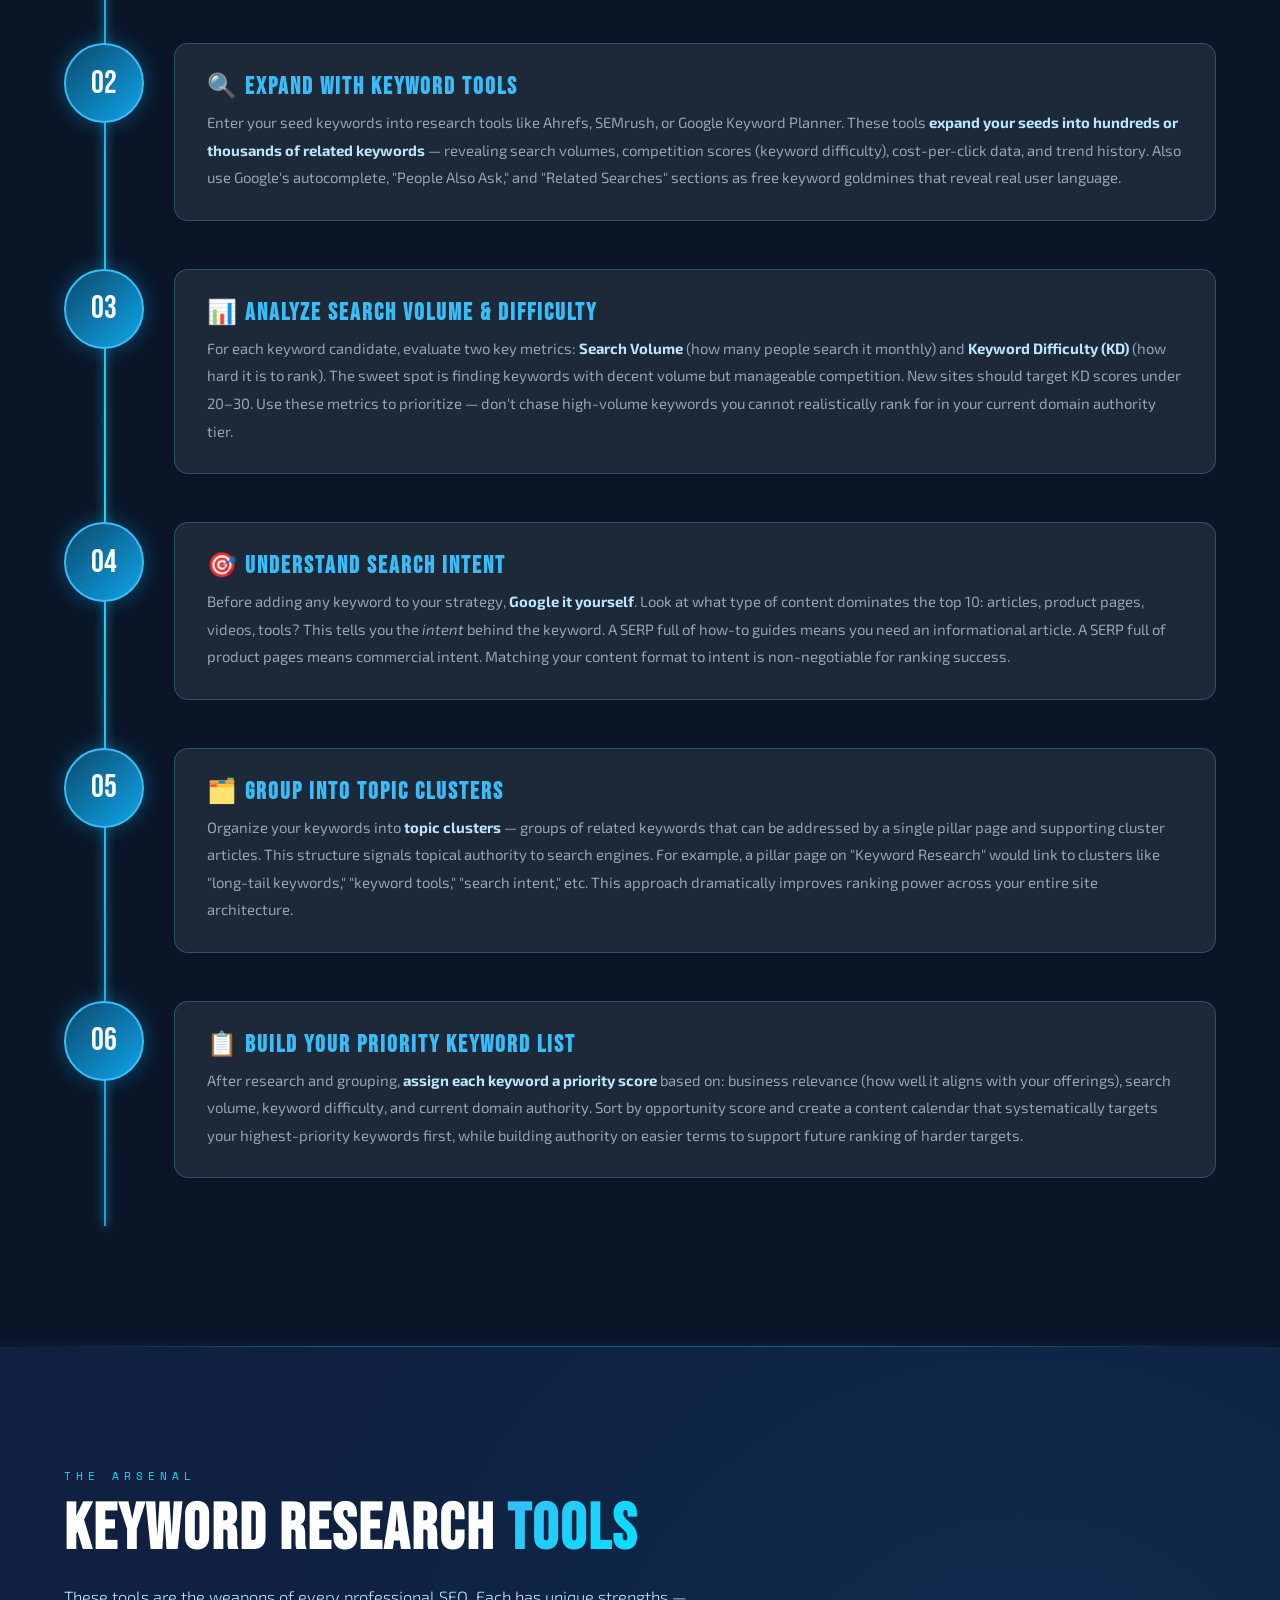
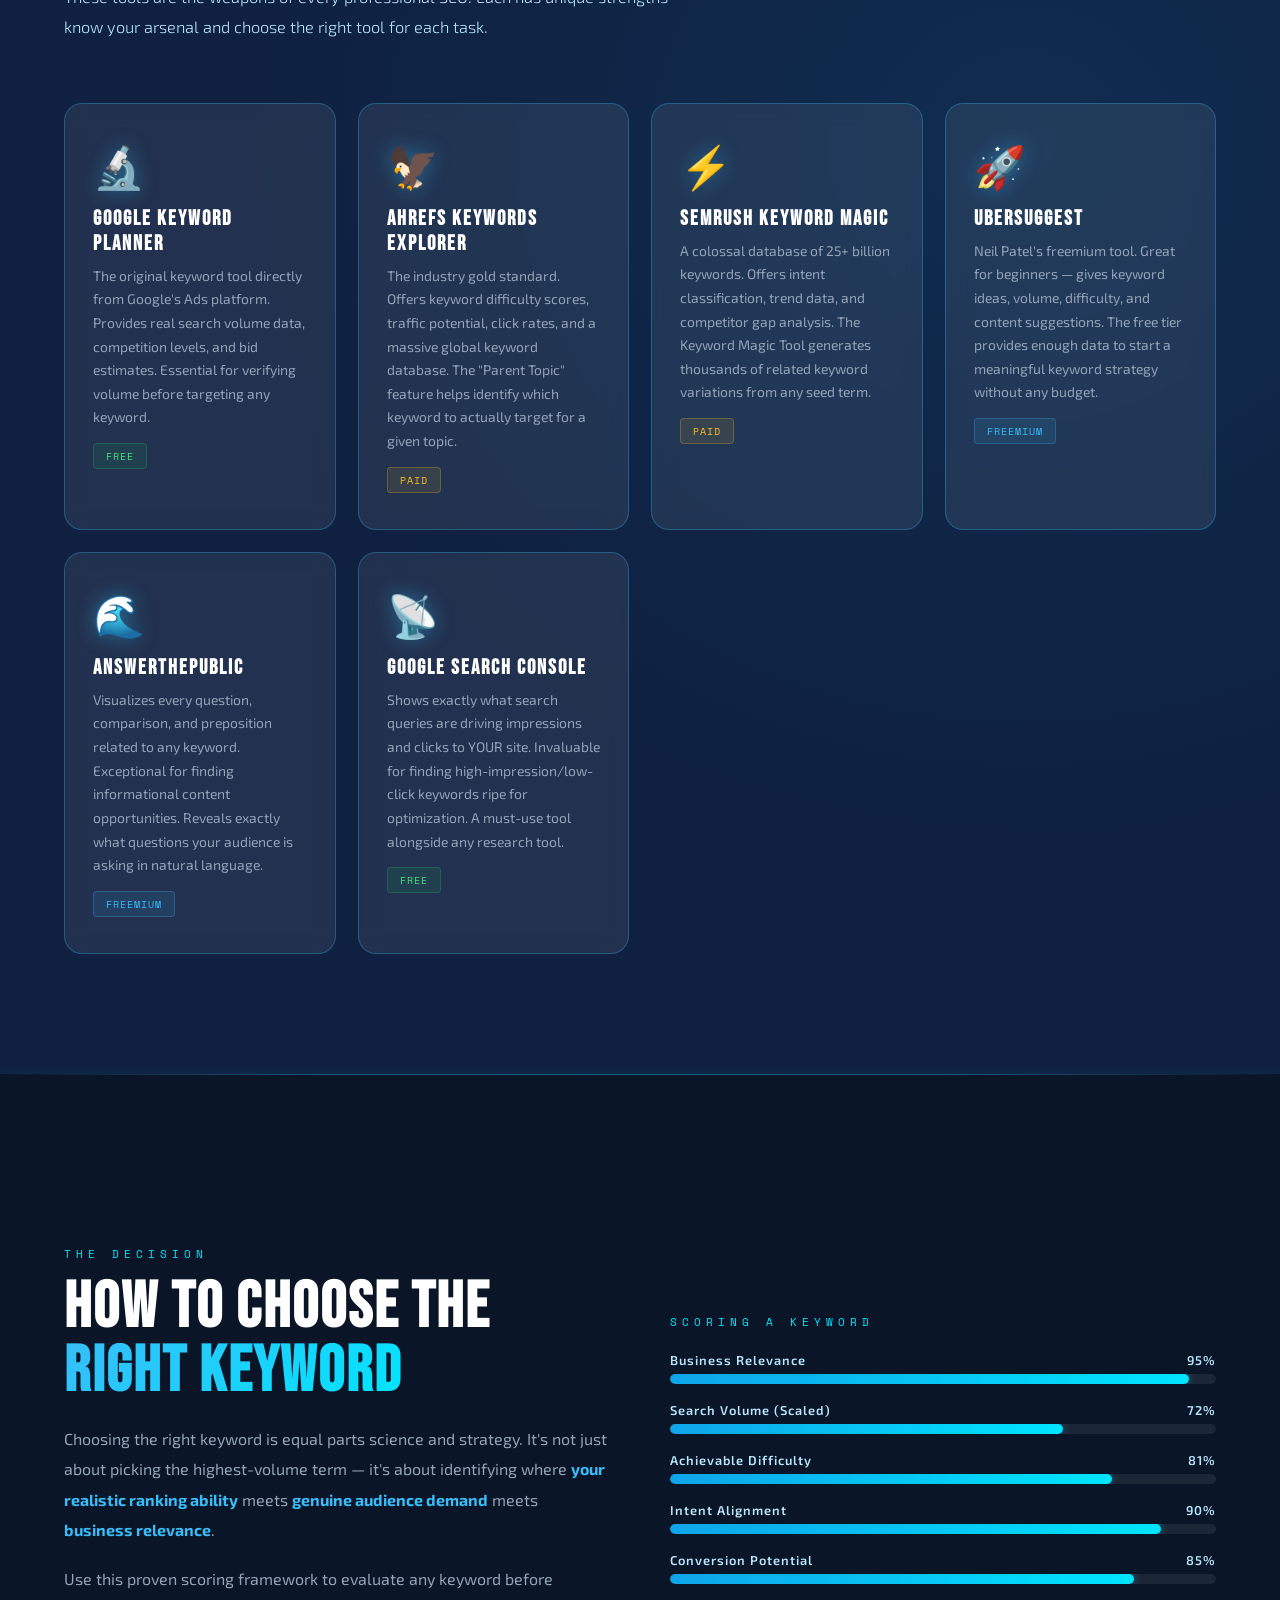
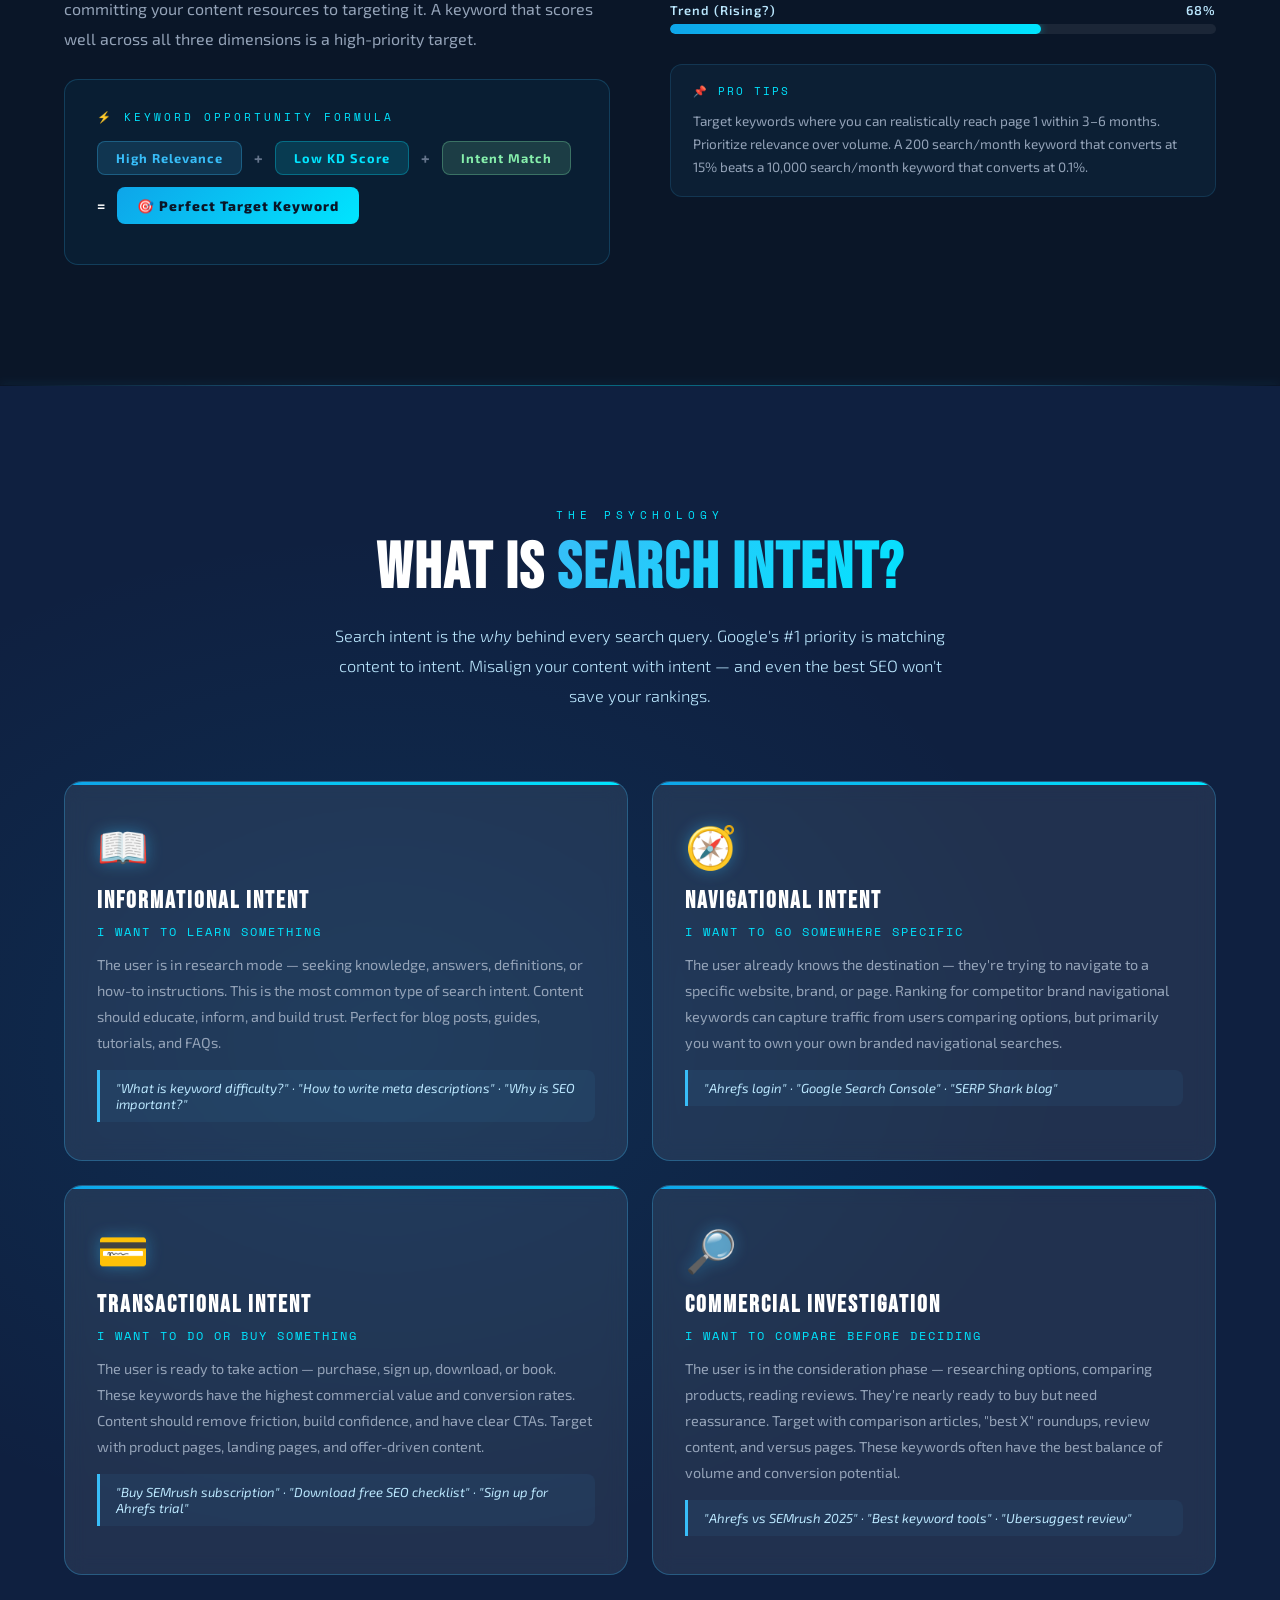
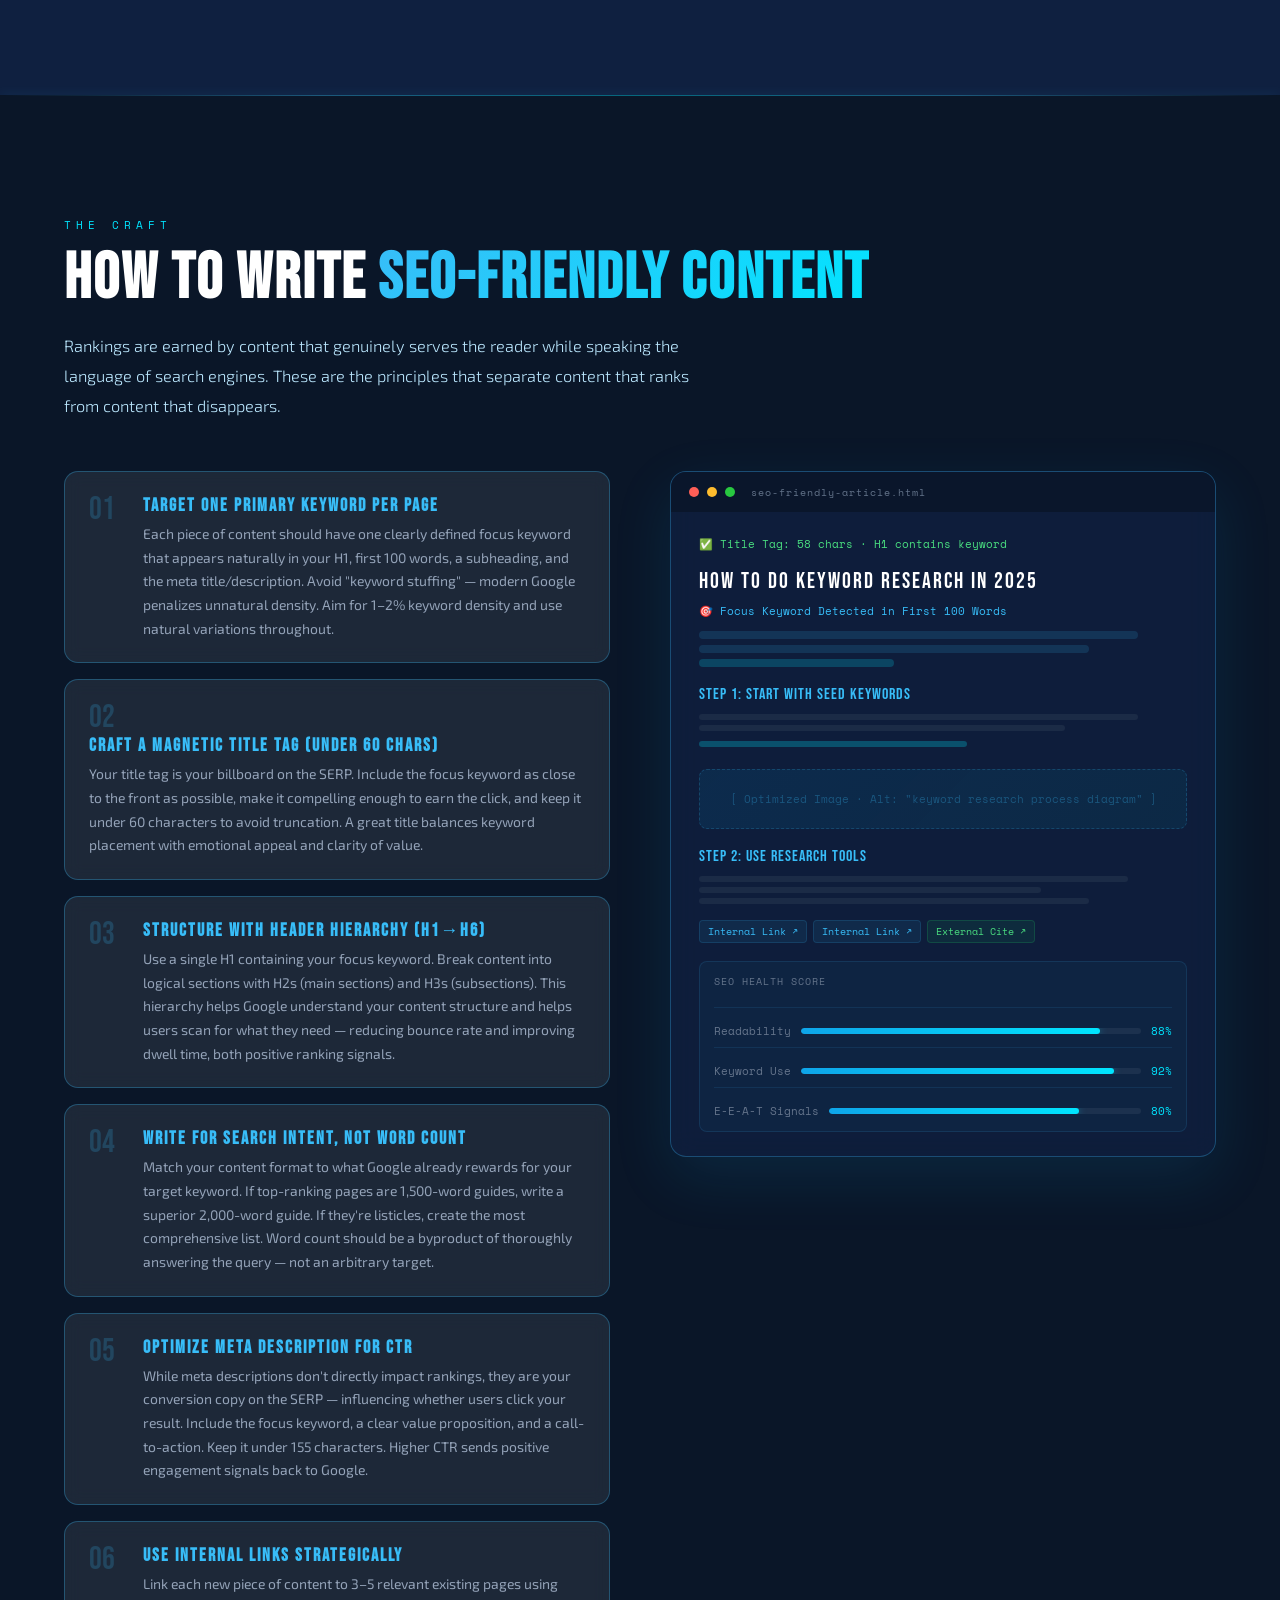
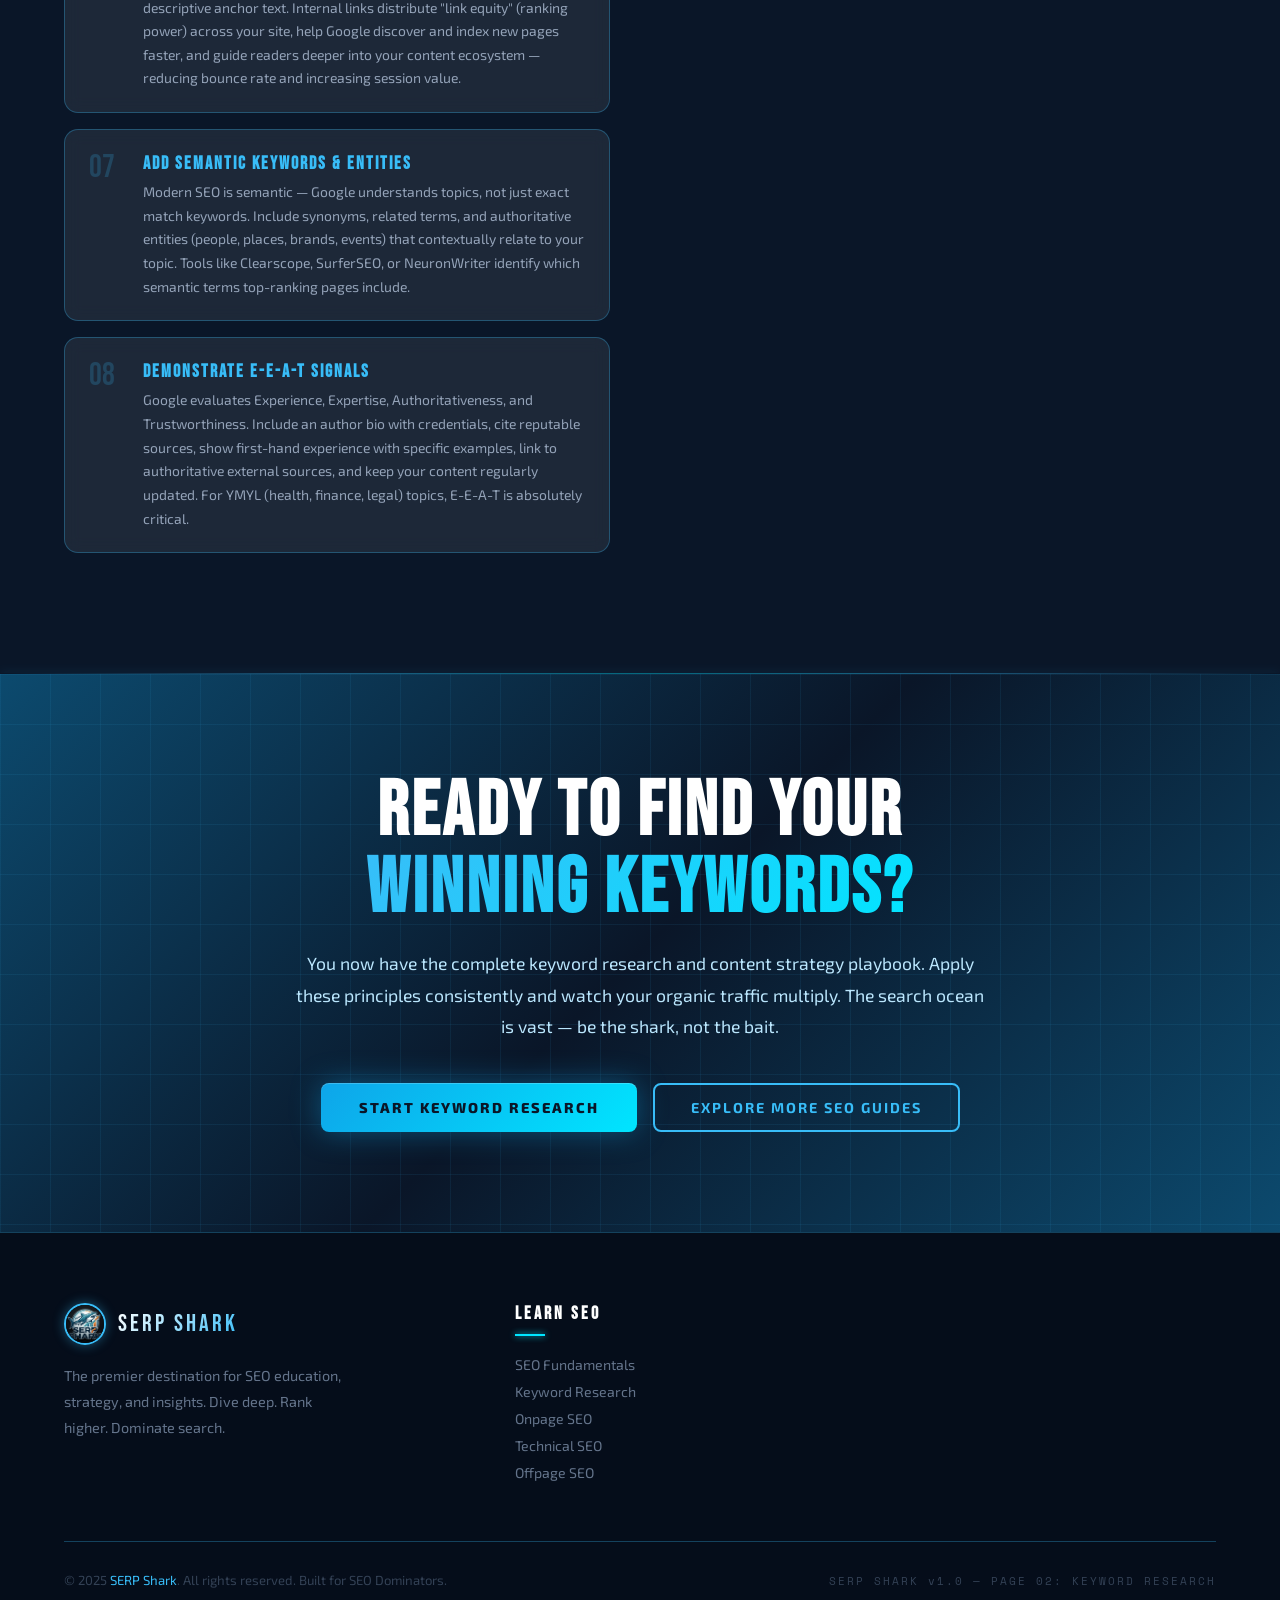
<file: keyword.html>
<!doctype html>
<html lang="en">
  <head>
    <meta charset="UTF-8" />
    <meta name="viewport" content="width=device-width, initial-scale=1.0" />
    <!-- title  -->
    <title>Keyword Research Guide | SERP Shark</title>
    <!-- icon -->
    <link rel="icon" href="https://serp-shark.vercel.app/img/shark2.png" />
    <!-- css  -->
    <link rel="stylesheet" href="css/keyword.css" />
    <!-- google font  -->
    <link
      href="https://fonts.googleapis.com/css2?family=Bebas+Neue&family=Exo+2:wght@300;400;600;700;900&family=Space+Mono:wght@400;700&display=swap"
      rel="stylesheet"
    />
    <!-- meta tags-->
    <meta
      name="description"
      content="learn how to find the right keywords, understand search intent, and build a strong foundation for better SEO performance."
    />
    <meta name="application-name" content="SERP Shark" />
    <meta name="author" content="siyath" />
    <!-- robots tag -->
    <meta name="robots" content="index,follow,max-image-preview:large" />

    <!-- canonical tag  -->
    <link rel="canonical" href="https://serp-shark.vercel.app/keyword.html" />

    <!-- opengraph tag -->
    <meta name="og:type" content="website" />
    <meta name="og:site_name" content="SERP shark" />
    <meta name="og:title" content="Keyword Research Guide | SERP Shark" />
    <meta
      name="og:description"
      content="learn how to find the right keywords, understand search intent, and build a strong foundation for better SEO performance."
    />
    <meta name="og:image" content="https://serp-shark.vercel.app/shark.webp" />
    <meta name="og:url" content="https://serp-shark.vercel.app/keyword.html" />

    <!-- twitter tag  -->
    <meta name="twitter:card" content="summary_large_image" />
    <meta name="twitter:title" content="Keyword Research Guide | SERP Shark" />
    <meta
      name="twitter:description"
      content="learn how to find the right keywords, understand search intent, and build a strong foundation for better SEO performance."
    />
    <meta
      name="twitter:image"
      content="https://serp-shark.vercel.app/shark.webp"
    />
    <meta
      name="twitter:url"
      content="https://serp-shark.vercel.app/keyword.html"
    />
    <!-- schema markup optimization  -->
    <script type="application/ld+json">
      {
        "@context": "https://schema.org",
        "@graph": [
          {
            "@type": "Organization",
            "@id": "https://yourdomain.com/#organization",
            "name": "Serp Shark",
            "url": "https://serp-shark.vercel.app/keyword.html",
            "logo": {
              "@type": "ImageObject",
              "url": "https://serp-shark.vercel.app/img/shark2.png"
            }
          },
          {
            "@type": "WebSite",
            "@id": "https://serp-shark.vercel.app/keyword.html/#website",
            "url": "https://serp-shark.vercel.app/keyword.html",
            "name": "Serp Shark",
            "publisher": {
              "@id": "https://serp-shark.vercel.app/keyword.html/#organization"
            }
          },
          {
            "@type": "WebPage",
            "@id": "https://serp-shark.vercel.app/keyword.html/#webpage",
            "url": "hhttps://serp-shark.vercel.app/keyword.html",
            "name": "Keyword Research Basics SEO",
            "description": "Learn how to find the right keywords, understand search intent, and build a strong SEO strategy to improve rankings and organic traffic.",
            "isPartOf": {
              "@id": "https://yourdomain.com/#website"
            },
            "primaryImageOfPage": {
              "@type": "ImageObject",
              "url": "https://serp-shark.vercel.app/shark.webp"
            },
            "inLanguage": "en"
          },
          {
            "@type": "Article",
            "@id": "https://yourdomain.com/keyword-research/#article",
            "headline": "Keyword Research Basics SEO",
            "description": "Learn keyword research basics, search intent, keyword clustering, and SEO strategies to rank higher on Google.",
            "image": "https://yourdomain.com/keyword-research.jpg",
            "author": {
              "@id": "https://serp-shark.vercel.app/keyword.html/#organization"
            },
            "publisher": {
              "@id": "https://serp-shark.vercel.app/keyword.html/#organization"
            },
            "mainEntityOfPage": {
              "@id": "https://serp-shark.vercel.app/keyword.html/#webpage"
            },
            "inLanguage": "en"
          }
        ]
      }
    </script>
  </head>
  <body>
    <div class="scroll-progress" id="scrollProgress"></div>
    <div class="cursor" id="cursor"></div>
    <div class="cursor-ring" id="cursorRing"></div>

    <!-- ══════════════ NAVBAR ══════════════ -->
    <nav id="navbar">
      <a href="#hero" class="nav-logo">
        <img src="img/shark2.png" alt="SERP Shark Logo" />
        <span class="nav-brand">SERP SHARK</span>
      </a>
      <ul class="nav-links">
        <li><a href="#what-keyword">Keywords</a></li>
        <li><a href="#tail-compare">Short vs Long</a></li>
        <li><a href="#how-research">Research</a></li>
        <li><a href="#search-intent">Intent</a></li>
        <li><a href="#seo-content">Content</a></li>
        <li><a href="#cta-strip" class="nav-cta">Get Started</a></li>
      </ul>
      <div class="hamburger" id="hamburger">
        <span></span><span></span><span></span>
      </div>
    </nav>

    <div class="mobile-menu" id="mobileMenu">
      <a href="#what-keyword" class="mob-link">Keywords</a>
      <a href="#tail-compare" class="mob-link">Short vs Long</a>
      <a href="#how-research" class="mob-link">Research</a>
      <a href="#search-intent" class="mob-link">Intent</a>
      <a href="#seo-content" class="mob-link">Content</a>
      <a href="#cta-strip" class="mob-link">Get Started</a>
    </div>

    <!-- ══════════════ HERO ══════════════ -->
    <section id="hero">
      <div class="grid-floor"></div>
      <div class="ring-wrap">
        <div class="ring"></div>
        <div class="ring"></div>
        <div class="ring"></div>
      </div>
      <div class="kw-chips" id="kwChips"></div>

      <div class="hero-content">
        <div class="hero-badge">Page 02 — Content Strategy</div>
        <div class="hero-eyebrow">
          <span></span> Keyword Research & Content <span></span>
        </div>
        <h1 class="hero-title">
          <span class="line1">keyword Research</span>
          <span class="line2">Basics SEO</span>
        </h1>
        <p class="hero-sub">
          Keywords are the DNA of SEO. Master how to research, select, and use
          them inside content that ranks — and watch your organic traffic
          transform permanently.
        </p>
        <div class="hero-buttons">
          <button
            class="btn-primary"
            onclick="
              document
                .getElementById('what-keyword')
                .scrollIntoView({ behavior: 'smooth' })
            "
          >
            Start With Keywords
          </button>
          <button
            class="btn-outline"
            onclick="
              document
                .getElementById('seo-content')
                .scrollIntoView({ behavior: 'smooth' })
            "
          >
            Content Strategy
          </button>
        </div>
        <div class="hero-stats">
          <div class="stat-item">
            <span class="stat-num" data-count="70">0</span>
            <div class="stat-label">% Use Long-Tail</div>
          </div>
          <div class="stat-item">
            <span class="stat-num" data-count="8">0</span>
            <div class="stat-label">Billion Daily Searches</div>
          </div>
          <div class="stat-item">
            <span class="stat-num" data-count="95">0</span>
            <div class="stat-label">% Kws Get &lt;10 Searches</div>
          </div>
          <div class="stat-item">
            <span class="stat-num" data-count="4">0</span>
            <div class="stat-label">× More Clicks w/ Intent</div>
          </div>
        </div>
      </div>
    </section>

    <div class="glow-line"></div>

    <!-- ══════════════ WHAT IS A KEYWORD ══════════════ -->
    <section id="what-keyword">
      <div class="kw-def-grid">
        <div class="kw-def-text scroll-reveal">
          <span class="section-label">The Foundation</span>
          <h2 class="section-title">What is a <span>Keyword</span> in SEO?</h2>
          <p>
            A <strong>keyword</strong> in SEO is any word or phrase that a user
            types into a search engine to find information. It is the bridge
            between what people are searching for and the content you create to
            meet that need. Keywords are the compass that guides your entire
            content strategy.
          </p>
          <p>
            Think of keywords as <strong>signals of intent</strong>. When
            someone types "best running shoes for flat feet," they're not just
            searching words — they're expressing a specific need, a stage in
            their buying journey, and a level of expertise. Great SEO starts by
            understanding these signals deeply.
          </p>
          <p>
            Search engines match keywords in a query to the most relevant pages
            in their index. Your job is to create content so well-aligned with a
            keyword's meaning and intent that Google's algorithm confidently
            presents your page as the <strong>definitive answer</strong>.
          </p>
          <div
            style="margin-top: 22px; display: flex; flex-wrap: wrap; gap: 10px"
          >
            <span class="kw-highlight-tag">seed keyword</span>
            <span class="kw-highlight-tag">focus keyword</span>
            <span class="kw-highlight-tag">LSI keyword</span>
            <span class="kw-highlight-tag">target keyword</span>
            <span class="kw-highlight-tag">head term</span>
            <span class="kw-highlight-tag">search query</span>
          </div>
        </div>

        <div class="search-visual scroll-reveal delay-2">
          <div class="fake-browser">
            <div class="browser-bar">
              <div class="b-dot"></div>
              <div class="b-dot"></div>
              <div class="b-dot"></div>
              <div class="browser-search" id="typeSearch">
                best seo tools 2025
              </div>
            </div>
            <div class="browser-body">
              <div class="serp-result highlight">
                <div class="serp-url">serpshark.com › seo-tools</div>
                <div class="serp-title">
                  🏆 10 Best SEO Tools in 2025 — Expert Picks
                </div>
                <div class="serp-desc">
                  Discover the top-rated SEO tools used by experts. Keyword
                  research, rank tracking, site audits and more...
                </div>
              </div>
              <div class="serp-result">
                <div class="serp-url">competitor.com › tools</div>
                <div class="serp-title">Best SEO Software — Reviewed</div>
                <div class="serp-desc">
                  A comprehensive list of SEO platforms with pricing comparison
                  and features breakdown...
                </div>
              </div>
              <div class="serp-result">
                <div class="serp-url">blog.example.com › guides</div>
                <div class="serp-title">Top SEO Tools for Beginners</div>
                <div class="serp-desc">
                  If you're new to search optimization, these beginner-friendly
                  tools will help you start ranking...
                </div>
              </div>
            </div>
          </div>
          <div style="text-align: center; margin-top: 10px">
            <span
              style="
                font-family: &quot;Space Mono&quot;, monospace;
                font-size: 0.65rem;
                color: #64748b;
                letter-spacing: 2px;
              "
              >KEYWORD DRIVES RANKING POSITION</span
            >
          </div>
        </div>
      </div>
    </section>

    <div class="glow-line"></div>

    <!-- ══════════════ TYPES OF KEYWORDS ══════════════ -->
    <section id="kw-types">
      <div class="types-inner-kw">
        <div class="scroll-reveal">
          <span class="section-label">The Classification</span>
          <h2 class="section-title">Types of <span>Keywords</span></h2>
          <p class="section-desc">
            Not all keywords are created equal. Understanding the taxonomy of
            keywords lets you build a balanced strategy that captures traffic at
            every stage of the funnel.
          </p>
        </div>
        <div class="kw-type-grid">
          <div class="kw-type-card delay-1">
            <span class="kw-icon">🌱</span>
            <h3>Seed Keywords</h3>
            <p>
              The most basic, broad terms that define your niche. They're the
              starting point of any keyword research process — single words or
              very short phrases with enormous search volume but intense
              competition.
            </p>
            <span class="kw-tag"
              >Example: "SEO" · "running shoes" · "coffee"</span
            >
          </div>
          <div class="kw-type-card delay-2">
            <span class="kw-icon">🎯</span>
            <h3>Short-Tail Keywords</h3>
            <p>
              1–2 word phrases that are highly competitive with massive volume.
              These are the "head terms" — difficult to rank for but powerful
              when you do. Best suited for established domains with high
              authority.
            </p>
            <span class="kw-tag"
              >Example: "SEO tools" · "keyword research"</span
            >
          </div>
          <div class="kw-type-card delay-3">
            <span class="kw-icon">🎣</span>
            <h3>Long-Tail Keywords</h3>
            <p>
              3+ word phrases that are more specific, lower competition, and
              closer to purchase intent. They make up over 70% of all searches.
              The goldmine for new sites and niche targeting strategies.
            </p>
            <span class="kw-tag"
              >Example: "best free keyword research tools 2025"</span
            >
          </div>
          <div class="kw-type-card delay-1">
            <span class="kw-icon">💰</span>
            <h3>Commercial Keywords</h3>
            <p>
              Phrases that signal buying intent — the user is ready to purchase
              or is comparing products. These drive the highest conversion rates
              and are prime targets for product and landing pages.
            </p>
            <span class="kw-tag"
              >Example: "buy SEO software" · "best deal"</span
            >
          </div>
          <div class="kw-type-card delay-2">
            <span class="kw-icon">📚</span>
            <h3>Informational Keywords</h3>
            <p>
              Questions and "how-to" phrases where users seek knowledge. Perfect
              for blog posts, guides, and educational content. They build
              topical authority and drive top-of-funnel awareness traffic.
            </p>
            <span class="kw-tag"
              >Example: "what is SEO" · "how to rank on Google"</span
            >
          </div>
          <div class="kw-type-card delay-3">
            <span class="kw-icon">🧩</span>
            <h3>LSI Keywords</h3>
            <p>
              Latent Semantic Indexing keywords are conceptually related terms
              that help search engines understand topic context. Using LSI
              keywords prevents over-optimization and improves semantic
              relevance.
            </p>
            <span class="kw-tag"
              >Example: For "SEO" → "SERP", "backlinks", "meta tags"</span
            >
          </div>
        </div>
      </div>
    </section>

    <div class="glow-line"></div>

    <!-- ══════════════ SHORT-TAIL vs LONG-TAIL ══════════════ -->
    <section id="tail-compare">
      <div class="compare-inner">
        <div class="compare-header scroll-reveal">
          <span class="section-label">The Battle</span>
          <h2 class="section-title">Short-Tail <span>vs</span> Long-Tail</h2>
          <p class="section-desc">
            Understanding the difference between these two keyword categories is
            the first strategic decision every SEO must make. Neither is
            universally superior — smart SEOs use both.
          </p>
        </div>
        <div class="compare-wrap scroll-reveal delay-2">
          <div class="compare-card left-card">
            <span class="compare-chip chip-short">⚡ Short-Tail</span>
            <h3>Short-Tail Keywords</h3>
            <p>
              Broad, 1–2 word terms with massive monthly search volumes —
              sometimes millions. They bring enormous potential traffic but come
              with brutal competition. Dominating these requires high domain
              authority, significant content investment, and time — often 12+
              months.
            </p>
            <ul class="compare-list">
              <li>Very high search volume (10K–1M+ searches/month)</li>
              <li>Extremely competitive — dominated by big brands</li>
              <li>Low conversion rates due to vague intent</li>
              <li>Slow to rank — months or years to achieve</li>
              <li>Best for brand awareness and top-of-funnel goals</li>
              <li>Requires high domain authority to compete</li>
            </ul>
            <div class="compare-example">
              <span>🔍 EXAMPLE KEYWORD</span>
              <p>"SEO tools"</p>
            </div>
          </div>
          <div class="compare-vs"><span>VS</span></div>
          <div class="compare-card right-card">
            <span class="compare-chip chip-long">🎯 Long-Tail</span>
            <h3>Long-Tail Keywords</h3>
            <p>
              Specific, 3+ word phrases with lower individual volume but
              exceptional intent clarity. A new website targeting the right
              long-tail keywords can rank in weeks and convert far better than
              generic terms. They collectively drive the majority of all
              searches.
            </p>
            <ul class="compare-list">
              <li>Lower search volume (50–2,000 searches/month)</li>
              <li>Much lower competition — reachable for any site</li>
              <li>High conversion — intent is crystal clear</li>
              <li>Faster to rank — sometimes in days or weeks</li>
              <li>Perfect for new sites and niche targeting</li>
              <li>70%+ of all Google searches are long-tail</li>
            </ul>
            <div class="compare-example">
              <span>🔍 EXAMPLE KEYWORD</span>
              <p>"best free keyword research tools for beginners 2025"</p>
            </div>
          </div>
        </div>
      </div>
    </section>

    <div class="glow-line"></div>

    <!-- ══════════════ HOW TO DO KEYWORD RESEARCH ══════════════ -->
    <section id="how-research">
      <div class="research-inner">
        <div class="scroll-reveal" style="margin-bottom: 60px">
          <span class="section-label">The Process</span>
          <h2 class="section-title">How to Do <span>Keyword Research</span></h2>
          <p class="section-desc">
            Keyword research is a structured, repeatable process. Follow these
            steps and you'll consistently uncover high-value opportunities your
            competitors have missed.
          </p>
        </div>
        <div class="research-pipeline">
          <div class="r-step">
            <div class="r-step-num">01</div>
            <div class="r-step-body">
              <h3>🌱 Start With Seed Keywords</h3>
              <p>
                Begin by brainstorming the core topics and terms that define
                your niche. Think about
                <strong>what your target audience would type</strong> to find
                your product, service, or content. Write down 10–20 broad "seed"
                terms — these become the starting point for every branch of your
                research. Sources include: your product categories, competitor
                site topics, industry terminology, and customer language from
                support tickets or reviews.
              </p>
            </div>
          </div>
          <div class="r-step">
            <div class="r-step-num">02</div>
            <div class="r-step-body">
              <h3>🔍 Expand With Keyword Tools</h3>
              <p>
                Enter your seed keywords into research tools like Ahrefs,
                SEMrush, or Google Keyword Planner. These tools
                <strong
                  >expand your seeds into hundreds or thousands of related
                  keywords</strong
                >
                — revealing search volumes, competition scores (keyword
                difficulty), cost-per-click data, and trend history. Also use
                Google's autocomplete, "People Also Ask," and "Related Searches"
                sections as free keyword goldmines that reveal real user
                language.
              </p>
            </div>
          </div>
          <div class="r-step">
            <div class="r-step-num">03</div>
            <div class="r-step-body">
              <h3>📊 Analyze Search Volume & Difficulty</h3>
              <p>
                For each keyword candidate, evaluate two key metrics:
                <strong>Search Volume</strong> (how many people search it
                monthly) and <strong>Keyword Difficulty (KD)</strong> (how hard
                it is to rank). The sweet spot is finding keywords with decent
                volume but manageable competition. New sites should target KD
                scores under 20–30. Use these metrics to prioritize — don't
                chase high-volume keywords you cannot realistically rank for in
                your current domain authority tier.
              </p>
            </div>
          </div>
          <div class="r-step">
            <div class="r-step-num">04</div>
            <div class="r-step-body">
              <h3>🎯 Understand Search Intent</h3>
              <p>
                Before adding any keyword to your strategy,
                <strong>Google it yourself</strong>. Look at what type of
                content dominates the top 10: articles, product pages, videos,
                tools? This tells you the <em>intent</em> behind the keyword. A
                SERP full of how-to guides means you need an informational
                article. A SERP full of product pages means commercial intent.
                Matching your content format to intent is non-negotiable for
                ranking success.
              </p>
            </div>
          </div>
          <div class="r-step">
            <div class="r-step-num">05</div>
            <div class="r-step-body">
              <h3>🗂️ Group Into Topic Clusters</h3>
              <p>
                Organize your keywords into <strong>topic clusters</strong> —
                groups of related keywords that can be addressed by a single
                pillar page and supporting cluster articles. This structure
                signals topical authority to search engines. For example, a
                pillar page on "Keyword Research" would link to clusters like
                "long-tail keywords," "keyword tools," "search intent," etc.
                This approach dramatically improves ranking power across your
                entire site architecture.
              </p>
            </div>
          </div>
          <div class="r-step">
            <div class="r-step-num">06</div>
            <div class="r-step-body">
              <h3>📋 Build Your Priority Keyword List</h3>
              <p>
                After research and grouping,
                <strong>assign each keyword a priority score</strong> based on:
                business relevance (how well it aligns with your offerings),
                search volume, keyword difficulty, and current domain authority.
                Sort by opportunity score and create a content calendar that
                systematically targets your highest-priority keywords first,
                while building authority on easier terms to support future
                ranking of harder targets.
              </p>
            </div>
          </div>
        </div>
      </div>
    </section>

    <div class="glow-line"></div>

    <!-- ══════════════ KEYWORD RESEARCH TOOLS ══════════════ -->
    <section id="kw-tools">
      <div class="tools-inner">
        <div class="scroll-reveal">
          <span class="section-label">The Arsenal</span>
          <h2 class="section-title">Keyword Research <span>Tools</span></h2>
          <p class="section-desc">
            These tools are the weapons of every professional SEO. Each has
            unique strengths — know your arsenal and choose the right tool for
            each task.
          </p>
        </div>
        <div class="tools-grid">
          <div class="tool-card delay-1">
            <span class="tool-logo">🔬</span>
            <h3>Google Keyword Planner</h3>
            <p>
              The original keyword tool directly from Google's Ads platform.
              Provides real search volume data, competition levels, and bid
              estimates. Essential for verifying volume before targeting any
              keyword.
            </p>
            <span class="tool-badge free">FREE</span>
          </div>
          <div class="tool-card delay-2">
            <span class="tool-logo">🦅</span>
            <h3>Ahrefs Keywords Explorer</h3>
            <p>
              The industry gold standard. Offers keyword difficulty scores,
              traffic potential, click rates, and a massive global keyword
              database. The "Parent Topic" feature helps identify which keyword
              to actually target for a given topic.
            </p>
            <span class="tool-badge paid">PAID</span>
          </div>
          <div class="tool-card delay-3">
            <span class="tool-logo">⚡</span>
            <h3>SEMrush Keyword Magic</h3>
            <p>
              A colossal database of 25+ billion keywords. Offers intent
              classification, trend data, and competitor gap analysis. The
              Keyword Magic Tool generates thousands of related keyword
              variations from any seed term.
            </p>
            <span class="tool-badge paid">PAID</span>
          </div>
          <div class="tool-card delay-1">
            <span class="tool-logo">🚀</span>
            <h3>Ubersuggest</h3>
            <p>
              Neil Patel's freemium tool. Great for beginners — gives keyword
              ideas, volume, difficulty, and content suggestions. The free tier
              provides enough data to start a meaningful keyword strategy
              without any budget.
            </p>
            <span class="tool-badge freemium">FREEMIUM</span>
          </div>
          <div class="tool-card delay-2">
            <span class="tool-logo">🌊</span>
            <h3>AnswerThePublic</h3>
            <p>
              Visualizes every question, comparison, and preposition related to
              any keyword. Exceptional for finding informational content
              opportunities. Reveals exactly what questions your audience is
              asking in natural language.
            </p>
            <span class="tool-badge freemium">FREEMIUM</span>
          </div>
          <div class="tool-card delay-3">
            <span class="tool-logo">📡</span>
            <h3>Google Search Console</h3>
            <p>
              Shows exactly what search queries are driving impressions and
              clicks to YOUR site. Invaluable for finding
              high-impression/low-click keywords ripe for optimization. A
              must-use tool alongside any research tool.
            </p>
            <span class="tool-badge free">FREE</span>
          </div>
        </div>
      </div>
    </section>

    <div class="glow-line"></div>

    <!-- ══════════════ HOW TO CHOOSE THE RIGHT KEYWORD ══════════════ -->
    <section id="choose-kw">
      <div class="choose-inner">
        <div class="choose-grid">
          <div class="choose-text scroll-reveal">
            <span class="section-label">The Decision</span>
            <h2 class="section-title">
              How to Choose the <span>Right Keyword</span>
            </h2>
            <p>
              Choosing the right keyword is equal parts science and strategy.
              It's not just about picking the highest-volume term — it's about
              identifying where
              <strong>your realistic ranking ability</strong> meets
              <strong>genuine audience demand</strong> meets
              <strong>business relevance</strong>.
            </p>
            <p>
              Use this proven scoring framework to evaluate any keyword before
              committing your content resources to targeting it. A keyword that
              scores well across all three dimensions is a high-priority target.
            </p>
            <div class="kw-formula">
              <div class="formula-title">⚡ Keyword Opportunity Formula</div>
              <div class="formula-row">
                <span class="formula-pill f-high">High Relevance</span>
                <span class="f-op">+</span>
                <span class="formula-pill f-low">Low KD Score</span>
                <span class="f-op">+</span>
                <span class="formula-pill f-match">Intent Match</span>
              </div>
              <div class="formula-row">
                <span class="f-eq">= </span>
                <span class="f-result">🎯 Perfect Target Keyword</span>
              </div>
            </div>
          </div>
          <div class="scroll-reveal delay-2">
            <span
              class="section-label"
              style="margin-bottom: 22px; display: block"
              >Scoring a Keyword</span
            >
            <div class="kw-metrics">
              <div class="metric-row">
                <div class="metric-label">
                  <span>Business Relevance</span><span>95%</span>
                </div>
                <div class="metric-bar">
                  <div
                    class="metric-fill"
                    data-width="95"
                    style="width: 0%"
                  ></div>
                </div>
              </div>
              <div class="metric-row">
                <div class="metric-label">
                  <span>Search Volume (Scaled)</span><span>72%</span>
                </div>
                <div class="metric-bar">
                  <div
                    class="metric-fill"
                    data-width="72"
                    style="width: 0%"
                  ></div>
                </div>
              </div>
              <div class="metric-row">
                <div class="metric-label">
                  <span>Achievable Difficulty</span><span>81%</span>
                </div>
                <div class="metric-bar">
                  <div
                    class="metric-fill"
                    data-width="81"
                    style="width: 0%"
                  ></div>
                </div>
              </div>
              <div class="metric-row">
                <div class="metric-label">
                  <span>Intent Alignment</span><span>90%</span>
                </div>
                <div class="metric-bar">
                  <div
                    class="metric-fill"
                    data-width="90"
                    style="width: 0%"
                  ></div>
                </div>
              </div>
              <div class="metric-row">
                <div class="metric-label">
                  <span>Conversion Potential</span><span>85%</span>
                </div>
                <div class="metric-bar">
                  <div
                    class="metric-fill"
                    data-width="85"
                    style="width: 0%"
                  ></div>
                </div>
              </div>
              <div class="metric-row">
                <div class="metric-label">
                  <span>Trend (Rising?)</span><span>68%</span>
                </div>
                <div class="metric-bar">
                  <div
                    class="metric-fill"
                    data-width="68"
                    style="width: 0%"
                  ></div>
                </div>
              </div>
            </div>
            <div
              style="
                margin-top: 30px;
                padding: 18px 22px;
                background: rgba(56, 189, 248, 0.06);
                border: 1px solid rgba(56, 189, 248, 0.15);
                border-radius: 12px;
              "
            >
              <div
                style="
                  font-family: &quot;Space Mono&quot;, monospace;
                  font-size: 0.68rem;
                  color: var(--accent);
                  letter-spacing: 2px;
                  margin-bottom: 10px;
                "
              >
                📌 PRO TIPS
              </div>
              <p style="color: #94a3b8; font-size: 0.85rem; line-height: 1.7">
                Target keywords where you can realistically reach page 1 within
                3–6 months. Prioritize relevance over volume. A 200 search/month
                keyword that converts at 15% beats a 10,000 search/month keyword
                that converts at 0.1%.
              </p>
            </div>
          </div>
        </div>
      </div>
    </section>

    <div class="glow-line"></div>

    <!-- ══════════════ SEARCH INTENT ══════════════ -->
    <section id="search-intent">
      <div class="intent-inner">
        <div class="intent-header scroll-reveal">
          <span class="section-label">The Psychology</span>
          <h2 class="section-title">What is <span>Search Intent?</span></h2>
          <p class="section-desc" style="margin: 0 auto; text-align: center">
            Search intent is the <em>why</em> behind every search query.
            Google's #1 priority is matching content to intent. Misalign your
            content with intent — and even the best SEO won't save your
            rankings.
          </p>
        </div>
        <div class="intent-grid">
          <div class="intent-card delay-1">
            <span class="intent-emoji">📖</span>
            <h3>Informational Intent</h3>
            <span class="intent-sub">I want to learn something</span>
            <p>
              The user is in research mode — seeking knowledge, answers,
              definitions, or how-to instructions. This is the most common type
              of search intent. Content should educate, inform, and build trust.
              Perfect for blog posts, guides, tutorials, and FAQs.
            </p>
            <div class="intent-example">
              "What is keyword difficulty?" · "How to write meta descriptions" ·
              "Why is SEO important?"
            </div>
          </div>
          <div class="intent-card delay-2">
            <span class="intent-emoji">🧭</span>
            <h3>Navigational Intent</h3>
            <span class="intent-sub">I want to go somewhere specific</span>
            <p>
              The user already knows the destination — they're trying to
              navigate to a specific website, brand, or page. Ranking for
              competitor brand navigational keywords can capture traffic from
              users comparing options, but primarily you want to own your own
              branded navigational searches.
            </p>
            <div class="intent-example">
              "Ahrefs login" · "Google Search Console" · "SERP Shark blog"
            </div>
          </div>
          <div class="intent-card delay-3">
            <span class="intent-emoji">💳</span>
            <h3>Transactional Intent</h3>
            <span class="intent-sub">I want to do or buy something</span>
            <p>
              The user is ready to take action — purchase, sign up, download, or
              book. These keywords have the highest commercial value and
              conversion rates. Content should remove friction, build
              confidence, and have clear CTAs. Target with product pages,
              landing pages, and offer-driven content.
            </p>
            <div class="intent-example">
              "Buy SEMrush subscription" · "Download free SEO checklist" · "Sign
              up for Ahrefs trial"
            </div>
          </div>
          <div class="intent-card delay-4">
            <span class="intent-emoji">🔎</span>
            <h3>Commercial Investigation</h3>
            <span class="intent-sub">I want to compare before deciding</span>
            <p>
              The user is in the consideration phase — researching options,
              comparing products, reading reviews. They're nearly ready to buy
              but need reassurance. Target with comparison articles, "best X"
              roundups, review content, and versus pages. These keywords often
              have the best balance of volume and conversion potential.
            </p>
            <div class="intent-example">
              "Ahrefs vs SEMrush 2025" · "Best keyword tools" · "Ubersuggest
              review"
            </div>
          </div>
        </div>
      </div>
    </section>

    <div class="glow-line"></div>

    <!-- ══════════════ HOW TO WRITE SEO-FRIENDLY CONTENT ══════════════ -->
    <section id="seo-content">
      <div class="content-inner">
        <div class="scroll-reveal" style="margin-bottom: 50px">
          <span class="section-label">The Craft</span>
          <h2 class="section-title">
            How to Write <span>SEO-Friendly Content</span>
          </h2>
          <p class="section-desc">
            Rankings are earned by content that genuinely serves the reader
            while speaking the language of search engines. These are the
            principles that separate content that ranks from content that
            disappears.
          </p>
        </div>
        <div class="content-grid">
          <div class="content-tips">
            <div class="tip-item delay-1">
              <div class="tip-num">01</div>
              <div class="tip-body">
                <h4>Target One Primary Keyword Per Page</h4>
                <p>
                  Each piece of content should have one clearly defined focus
                  keyword that appears naturally in your H1, first 100 words, a
                  subheading, and the meta title/description. Avoid "keyword
                  stuffing" — modern Google penalizes unnatural density. Aim for
                  1–2% keyword density and use natural variations throughout.
                </p>
              </div>
            </div>
            <div class="tip-item delay-2">
              <div class="tip-body tip-item-no-num">
                <div class="tip-num">02</div>
                <div class="tip-body">
                  <h4>Craft a Magnetic Title Tag (Under 60 chars)</h4>
                  <p>
                    Your title tag is your billboard on the SERP. Include the
                    focus keyword as close to the front as possible, make it
                    compelling enough to earn the click, and keep it under 60
                    characters to avoid truncation. A great title balances
                    keyword placement with emotional appeal and clarity of
                    value.
                  </p>
                </div>
              </div>
            </div>
            <div class="tip-item delay-3">
              <div class="tip-num">03</div>
              <div class="tip-body">
                <h4>Structure With Header Hierarchy (H1→H6)</h4>
                <p>
                  Use a single H1 containing your focus keyword. Break content
                  into logical sections with H2s (main sections) and H3s
                  (subsections). This hierarchy helps Google understand your
                  content structure and helps users scan for what they need —
                  reducing bounce rate and improving dwell time, both positive
                  ranking signals.
                </p>
              </div>
            </div>
            <div class="tip-item delay-4">
              <div class="tip-num">04</div>
              <div class="tip-body">
                <h4>Write for Search Intent, Not Word Count</h4>
                <p>
                  Match your content format to what Google already rewards for
                  your target keyword. If top-ranking pages are 1,500-word
                  guides, write a superior 2,000-word guide. If they're
                  listicles, create the most comprehensive list. Word count
                  should be a byproduct of thoroughly answering the query — not
                  an arbitrary target.
                </p>
              </div>
            </div>
            <div class="tip-item delay-5">
              <div class="tip-num">05</div>
              <div class="tip-body">
                <h4>Optimize Meta Description for CTR</h4>
                <p>
                  While meta descriptions don't directly impact rankings, they
                  are your conversion copy on the SERP — influencing whether
                  users click your result. Include the focus keyword, a clear
                  value proposition, and a call-to-action. Keep it under 155
                  characters. Higher CTR sends positive engagement signals back
                  to Google.
                </p>
              </div>
            </div>
            <div class="tip-item delay-6">
              <div class="tip-num">06</div>
              <div class="tip-body">
                <h4>Use Internal Links Strategically</h4>
                <p>
                  Link each new piece of content to 3–5 relevant existing pages
                  using descriptive anchor text. Internal links distribute "link
                  equity" (ranking power) across your site, help Google discover
                  and index new pages faster, and guide readers deeper into your
                  content ecosystem — reducing bounce rate and increasing
                  session value.
                </p>
              </div>
            </div>
            <div class="tip-item delay-1">
              <div class="tip-num">07</div>
              <div class="tip-body">
                <h4>Add Semantic Keywords & Entities</h4>
                <p>
                  Modern SEO is semantic — Google understands topics, not just
                  exact match keywords. Include synonyms, related terms, and
                  authoritative entities (people, places, brands, events) that
                  contextually relate to your topic. Tools like Clearscope,
                  SurferSEO, or NeuronWriter identify which semantic terms
                  top-ranking pages include.
                </p>
              </div>
            </div>
            <div class="tip-item delay-2">
              <div class="tip-num">08</div>
              <div class="tip-body">
                <h4>Demonstrate E-E-A-T Signals</h4>
                <p>
                  Google evaluates Experience, Expertise, Authoritativeness, and
                  Trustworthiness. Include an author bio with credentials, cite
                  reputable sources, show first-hand experience with specific
                  examples, link to authoritative external sources, and keep
                  your content regularly updated. For YMYL (health, finance,
                  legal) topics, E-E-A-T is absolutely critical.
                </p>
              </div>
            </div>
          </div>
          <div class="content-mockup scroll-reveal delay-3">
            <div class="mockup-topbar">
              <div class="b-dot" style="background: #ff5f57"></div>
              <div class="b-dot" style="background: #febc2e"></div>
              <div class="b-dot" style="background: #28c840"></div>
              <span
                style="
                  font-family: &quot;Space Mono&quot;, monospace;
                  font-size: 0.65rem;
                  color: #64748b;
                  margin-left: 8px;
                  letter-spacing: 1px;
                "
                >seo-friendly-article.html</span
              >
            </div>
            <div class="mockup-body">
              <div class="mock-meta">
                ✅ Title Tag: 58 chars · H1 contains keyword
              </div>
              <div class="mock-h1">How to Do Keyword Research in 2025</div>
              <div
                class="mock-meta"
                style="color: var(--sky); margin-bottom: 12px"
              >
                🎯 Focus Keyword Detected in First 100 Words
              </div>
              <div class="mock-intro w90"></div>
              <div class="mock-intro w80"></div>
              <div
                class="mock-intro"
                style="
                  width: 40%;
                  background: rgba(0, 229, 255, 0.2);
                  border-radius: 4px;
                "
              ></div>
              <div class="mock-h2">Step 1: Start with Seed Keywords</div>
              <div class="mock-para w90" style="width: 90%"></div>
              <div class="mock-para" style="width: 75%"></div>
              <div class="mock-kw-highlight" style="width: 55%"></div>
              <div class="mock-img">
                [ Optimized Image · Alt: "keyword research process diagram" ]
              </div>
              <div class="mock-h2">Step 2: Use Research Tools</div>
              <div class="mock-para" style="width: 88%"></div>
              <div class="mock-para" style="width: 70%"></div>
              <div class="mock-para" style="width: 80%"></div>
              <div
                style="
                  margin-top: 16px;
                  display: flex;
                  flex-wrap: wrap;
                  gap: 6px;
                "
              >
                <span
                  style="
                    font-size: 0.62rem;
                    font-family: &quot;Space Mono&quot;, monospace;
                    padding: 3px 8px;
                    background: rgba(56, 189, 248, 0.08);
                    border: 1px solid rgba(56, 189, 248, 0.15);
                    border-radius: 4px;
                    color: var(--sky);
                  "
                  >Internal Link ↗</span
                >
                <span
                  style="
                    font-size: 0.62rem;
                    font-family: &quot;Space Mono&quot;, monospace;
                    padding: 3px 8px;
                    background: rgba(56, 189, 248, 0.08);
                    border: 1px solid rgba(56, 189, 248, 0.15);
                    border-radius: 4px;
                    color: var(--sky);
                  "
                  >Internal Link ↗</span
                >
                <span
                  style="
                    font-size: 0.62rem;
                    font-family: &quot;Space Mono&quot;, monospace;
                    padding: 3px 8px;
                    background: rgba(34, 197, 94, 0.08);
                    border: 1px solid rgba(34, 197, 94, 0.2);
                    border-radius: 4px;
                    color: #4ade80;
                  "
                  >External Cite ↗</span
                >
              </div>
              <div
                style="
                  margin-top: 18px;
                  padding: 12px 14px;
                  background: rgba(56, 189, 248, 0.04);
                  border: 1px solid rgba(56, 189, 248, 0.12);
                  border-radius: 8px;
                "
              >
                <div
                  style="
                    font-family: &quot;Space Mono&quot;, monospace;
                    font-size: 0.62rem;
                    color: #64748b;
                    letter-spacing: 1px;
                    margin-bottom: 8px;
                  "
                >
                  SEO HEALTH SCORE
                </div>
                <div class="score-bar">
                  <span class="score-label">Readability</span>
                  <div class="score-track">
                    <div class="score-fill" style="width: 88%"></div>
                  </div>
                  <span class="score-pct">88%</span>
                </div>
                <div class="score-bar" style="margin-top: 8px">
                  <span class="score-label">Keyword Use</span>
                  <div class="score-track">
                    <div class="score-fill" style="width: 92%"></div>
                  </div>
                  <span class="score-pct">92%</span>
                </div>
                <div class="score-bar" style="margin-top: 8px">
                  <span class="score-label">E-E-A-T Signals</span>
                  <div class="score-track">
                    <div class="score-fill" style="width: 80%"></div>
                  </div>
                  <span class="score-pct">80%</span>
                </div>
              </div>
            </div>
          </div>
        </div>
      </div>
    </section>

    <div class="glow-line"></div>

    <!-- ══════════════ CTA STRIP ══════════════ -->
    <section id="cta-strip">
      <div class="cta-inner scroll-reveal">
        <h2>
          Ready to Find Your
          <span
            style="
              background: linear-gradient(135deg, var(--sky), var(--accent));
              -webkit-background-clip: text;
              -webkit-text-fill-color: transparent;
            "
            >Winning Keywords?</span
          >
        </h2>
        <p>
          You now have the complete keyword research and content strategy
          playbook. Apply these principles consistently and watch your organic
          traffic multiply. The search ocean is vast — be the shark, not the
          bait.
        </p>
        <div class="cta-buttons">
          <button class="btn-primary">Start Keyword Research</button>
          <button class="btn-outline">Explore More SEO Guides</button>
        </div>
      </div>
    </section>

    <!-- ══════════════ FOOTER ══════════════ -->
    <footer>
      <div class="footer-grid">
        <div class="footer-brand">
          <div class="footer-logo">
            <img src="img/shark2.png" alt="SERP Shark" />
            <span class="footer-logo-text">SERP SHARK</span>
          </div>
          <p>
            The premier destination for SEO education, strategy, and insights.
            Dive deep. Rank higher. Dominate search.
          </p>
        </div>
        <div class="footer-col">
          <h4>Learn SEO</h4>
          <ul>
            <li><a href="index.html">SEO Fundamentals</a></li>
            <li><a href="keyword.html">Keyword Research</a></li>
            <li><a href="onpage.html">Onpage SEO</a></li>
            <li><a href="#">Technical SEO</a></li>
            <li><a href="offpage.html">Offpage SEO</a></li>
          </ul>
        </div>
      </div>
      <div class="footer-bottom">
        <p>
          © 2025 <span>SERP Shark</span>. All rights reserved. Built for SEO
          Dominators.
        </p>
        <div class="footer-badge">
          SERP SHARK v1.0 — PAGE 02: KEYWORD RESEARCH
        </div>
      </div>
    </footer>
    <script src="jfiles/keyword.js"></script>
  </body>
</html>
</file>
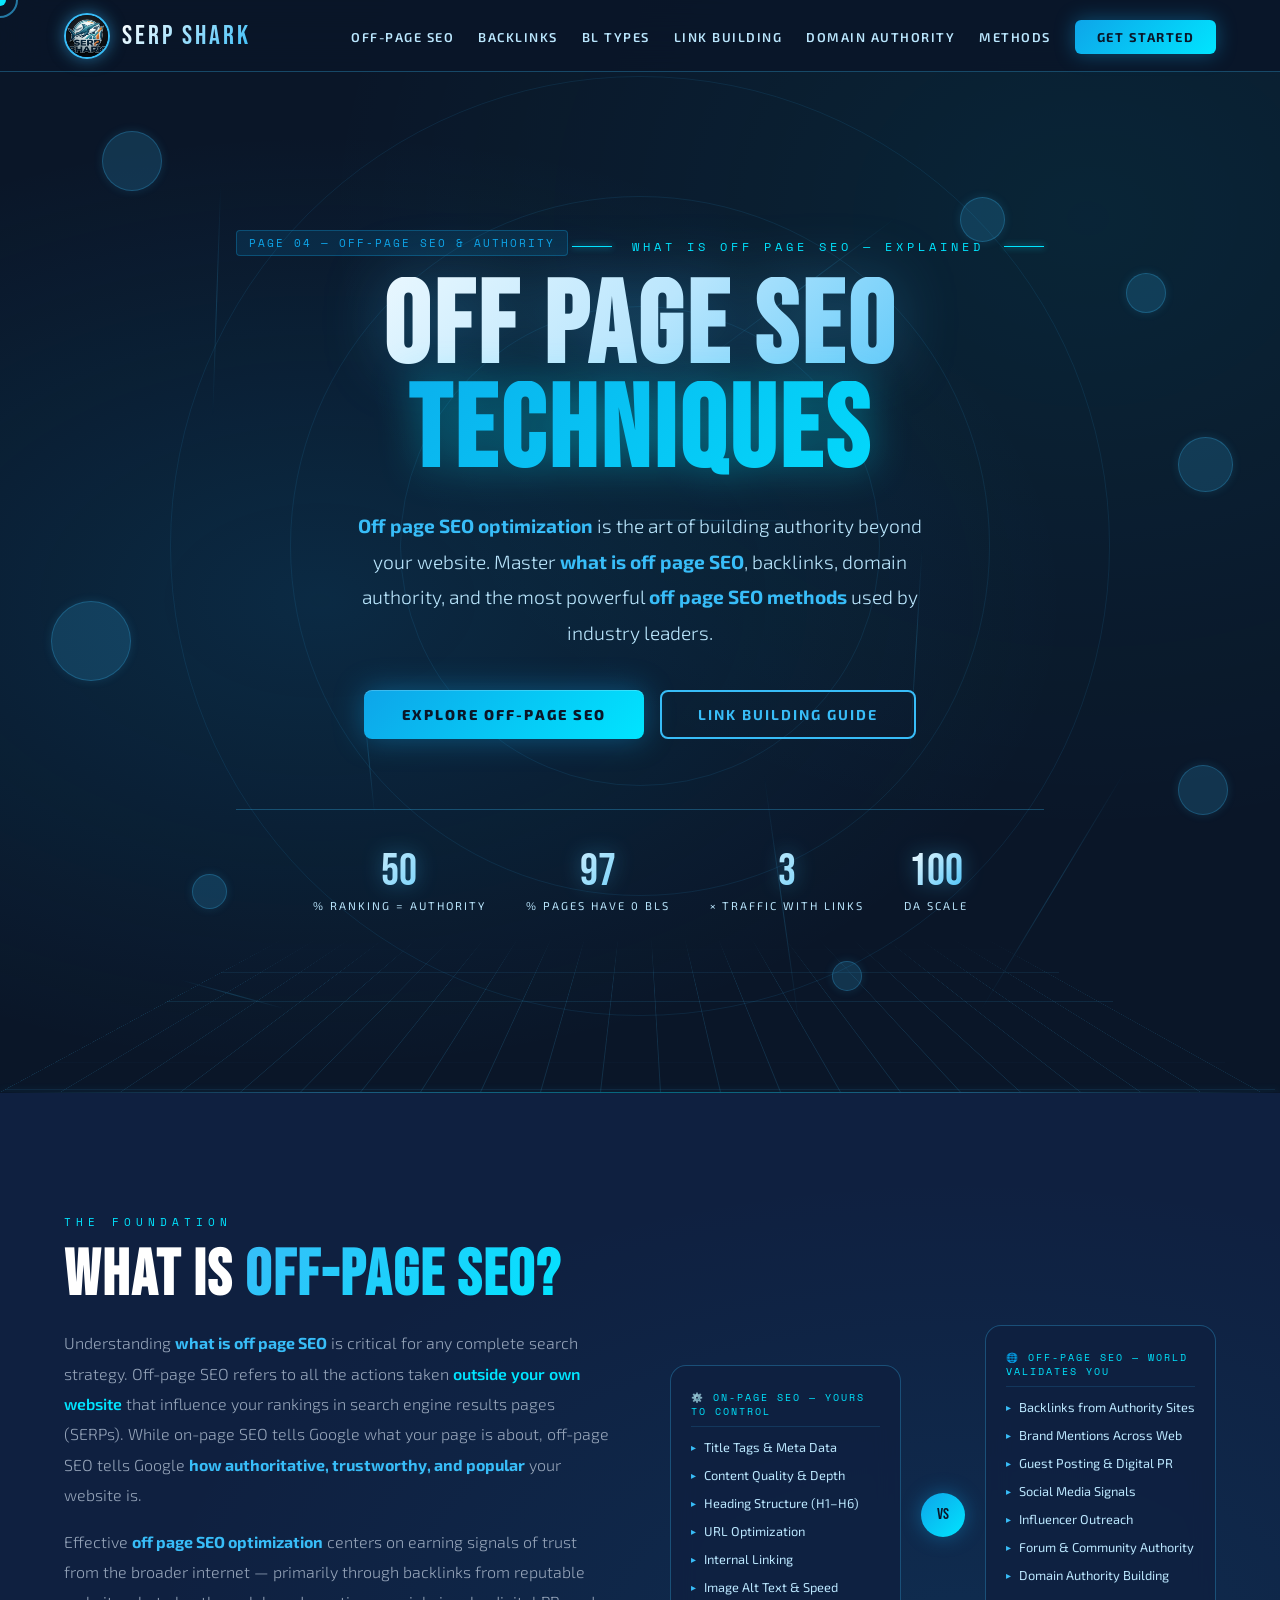
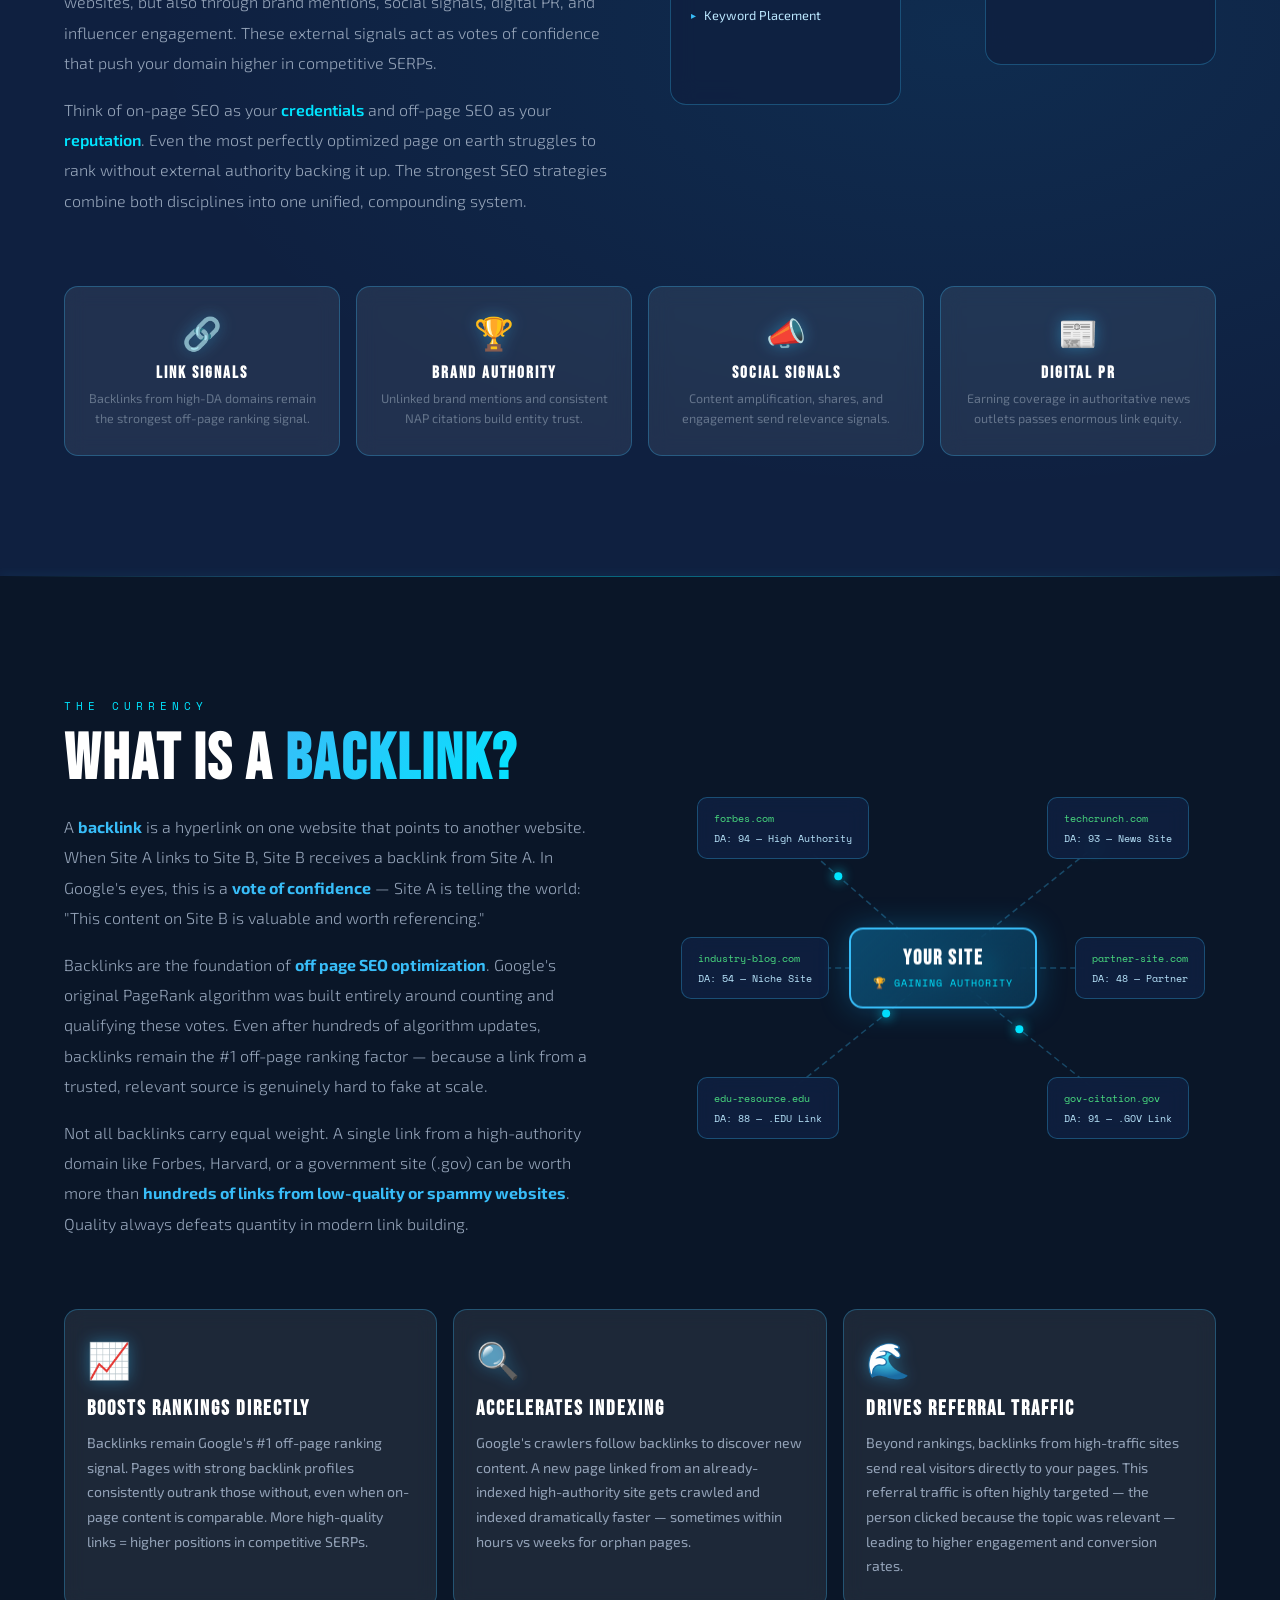
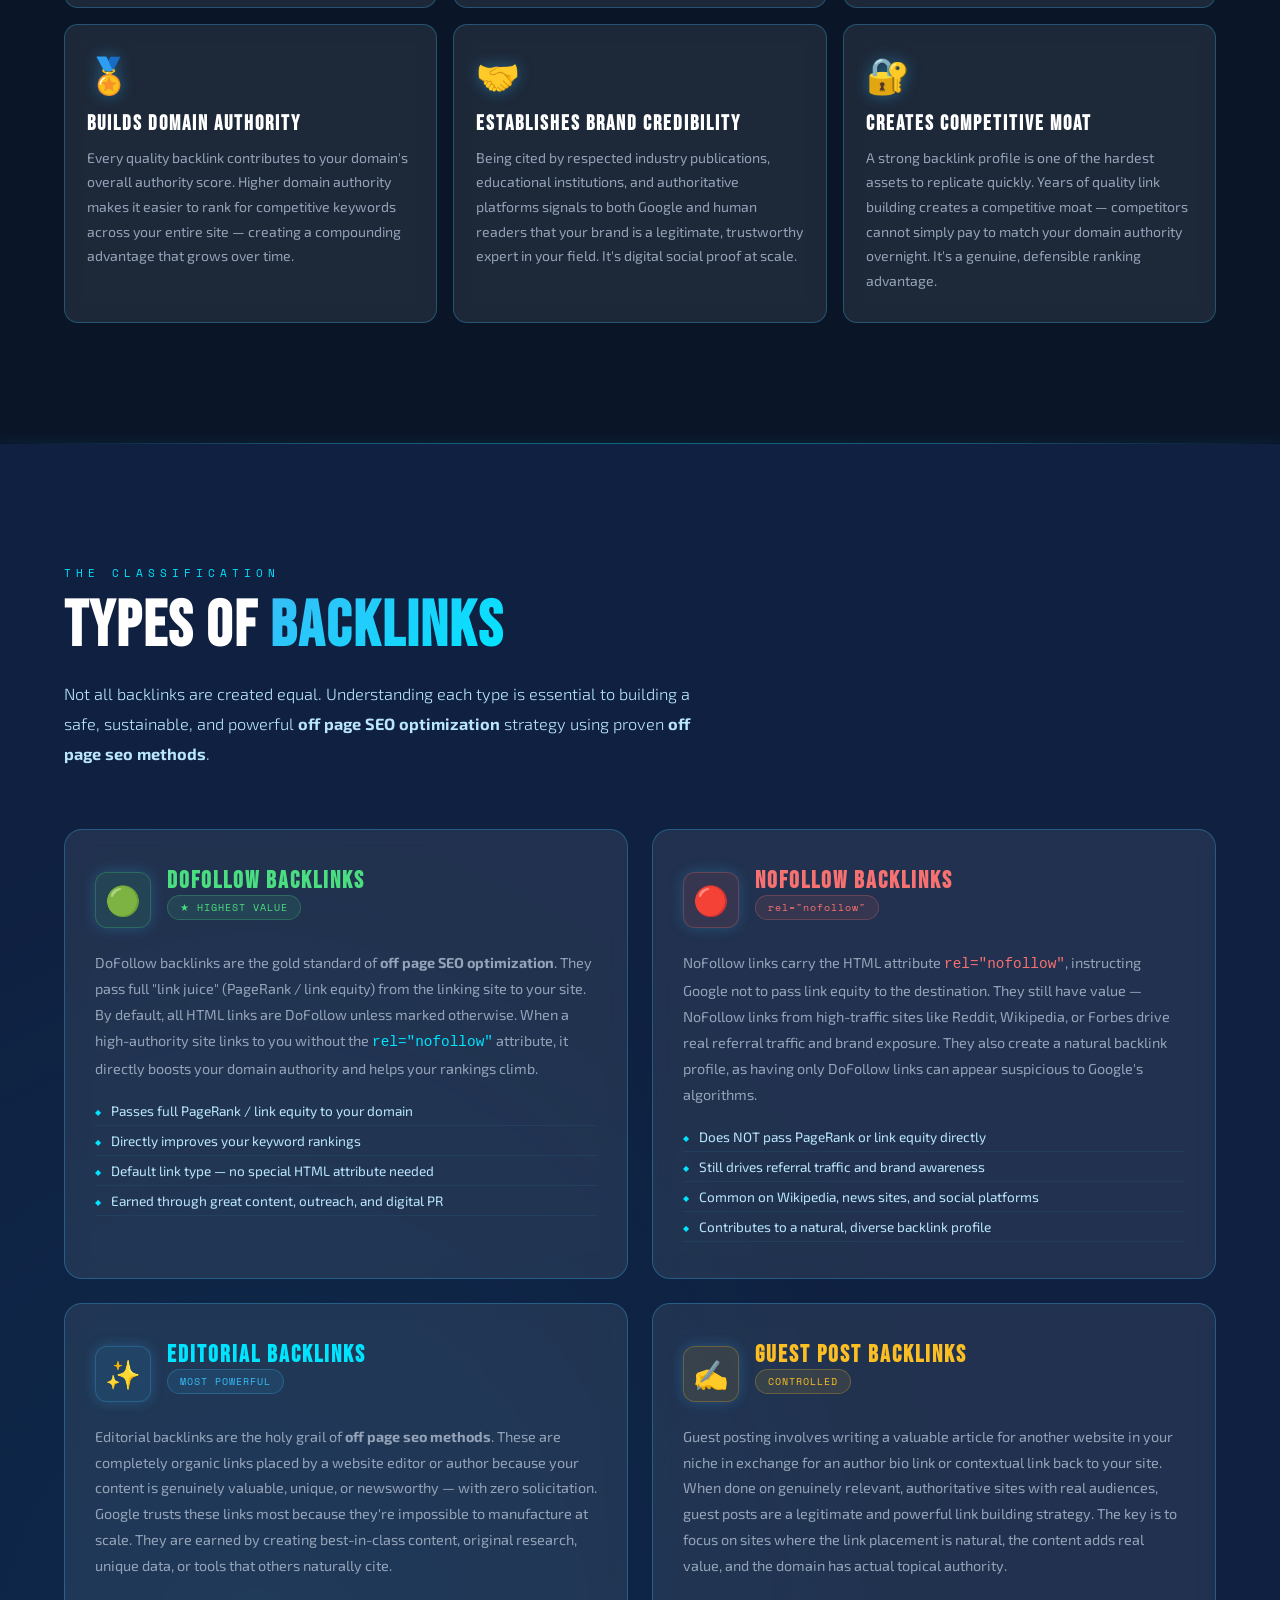
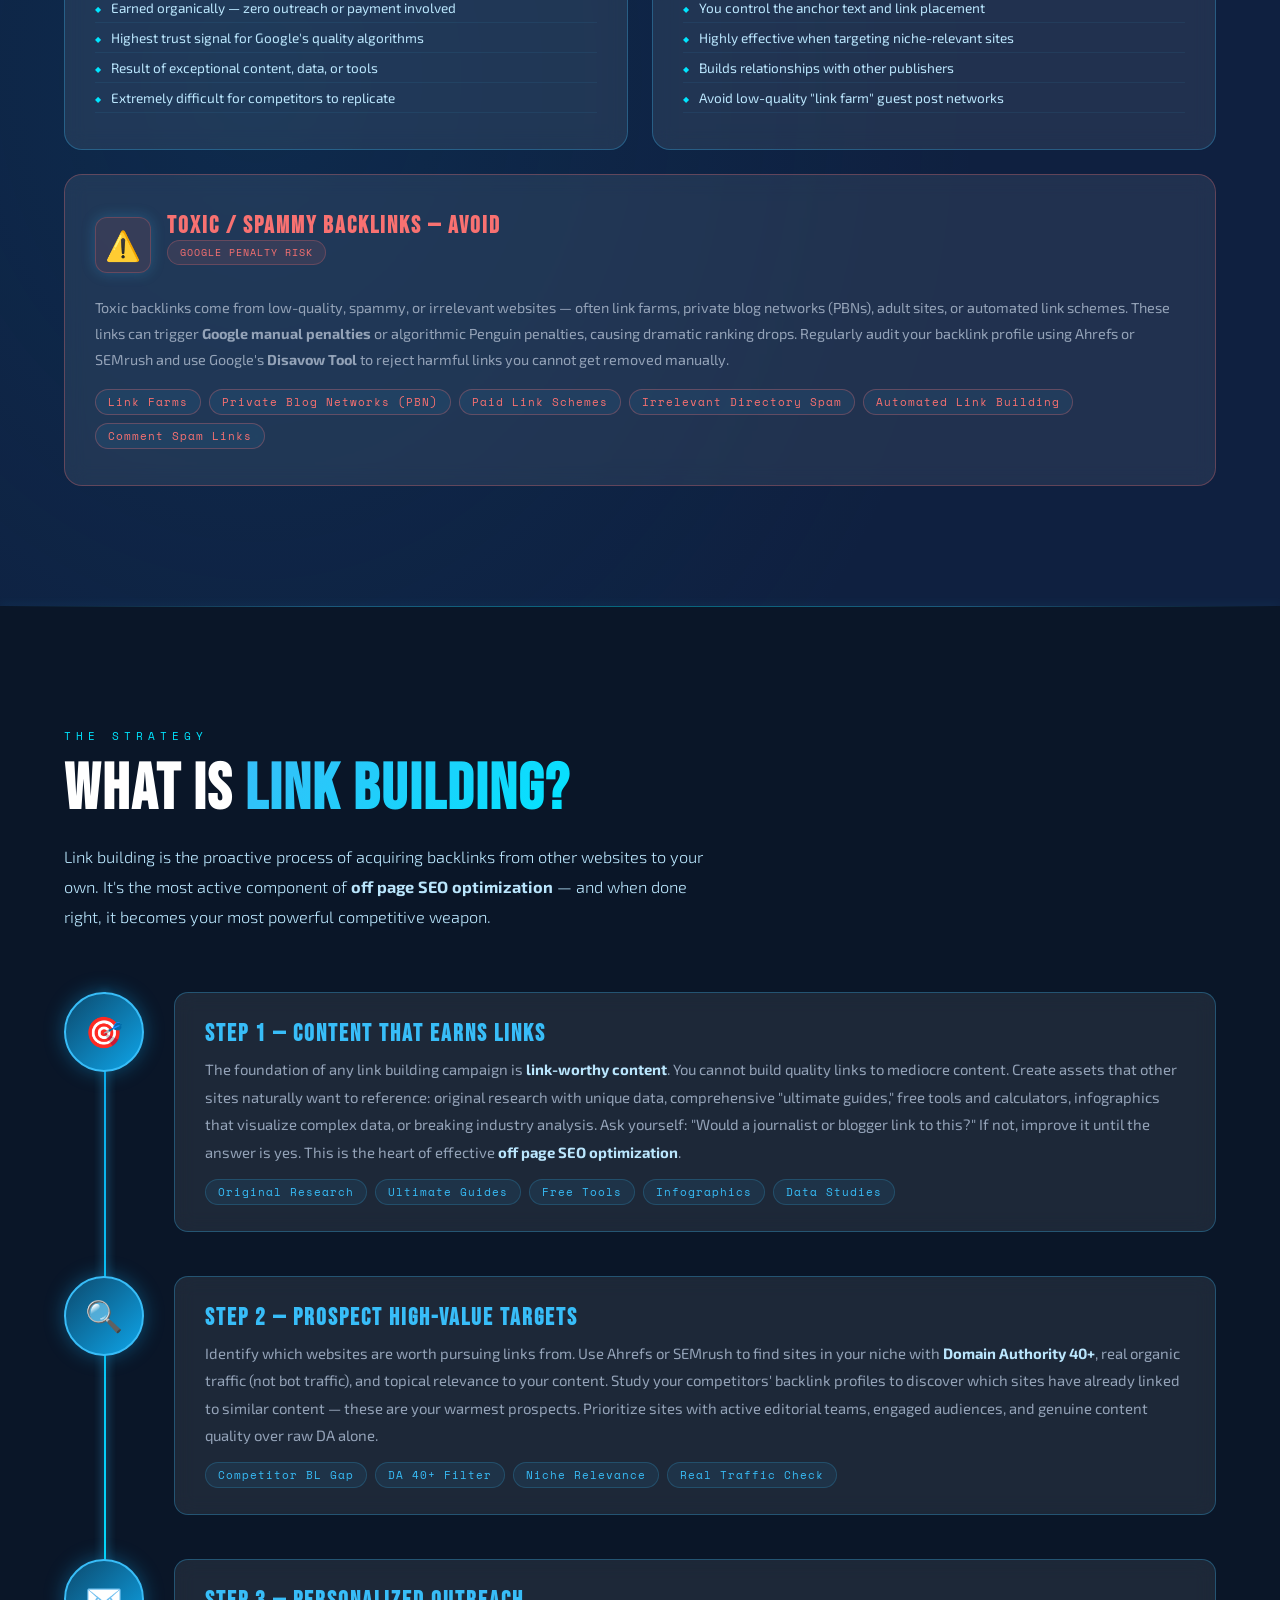
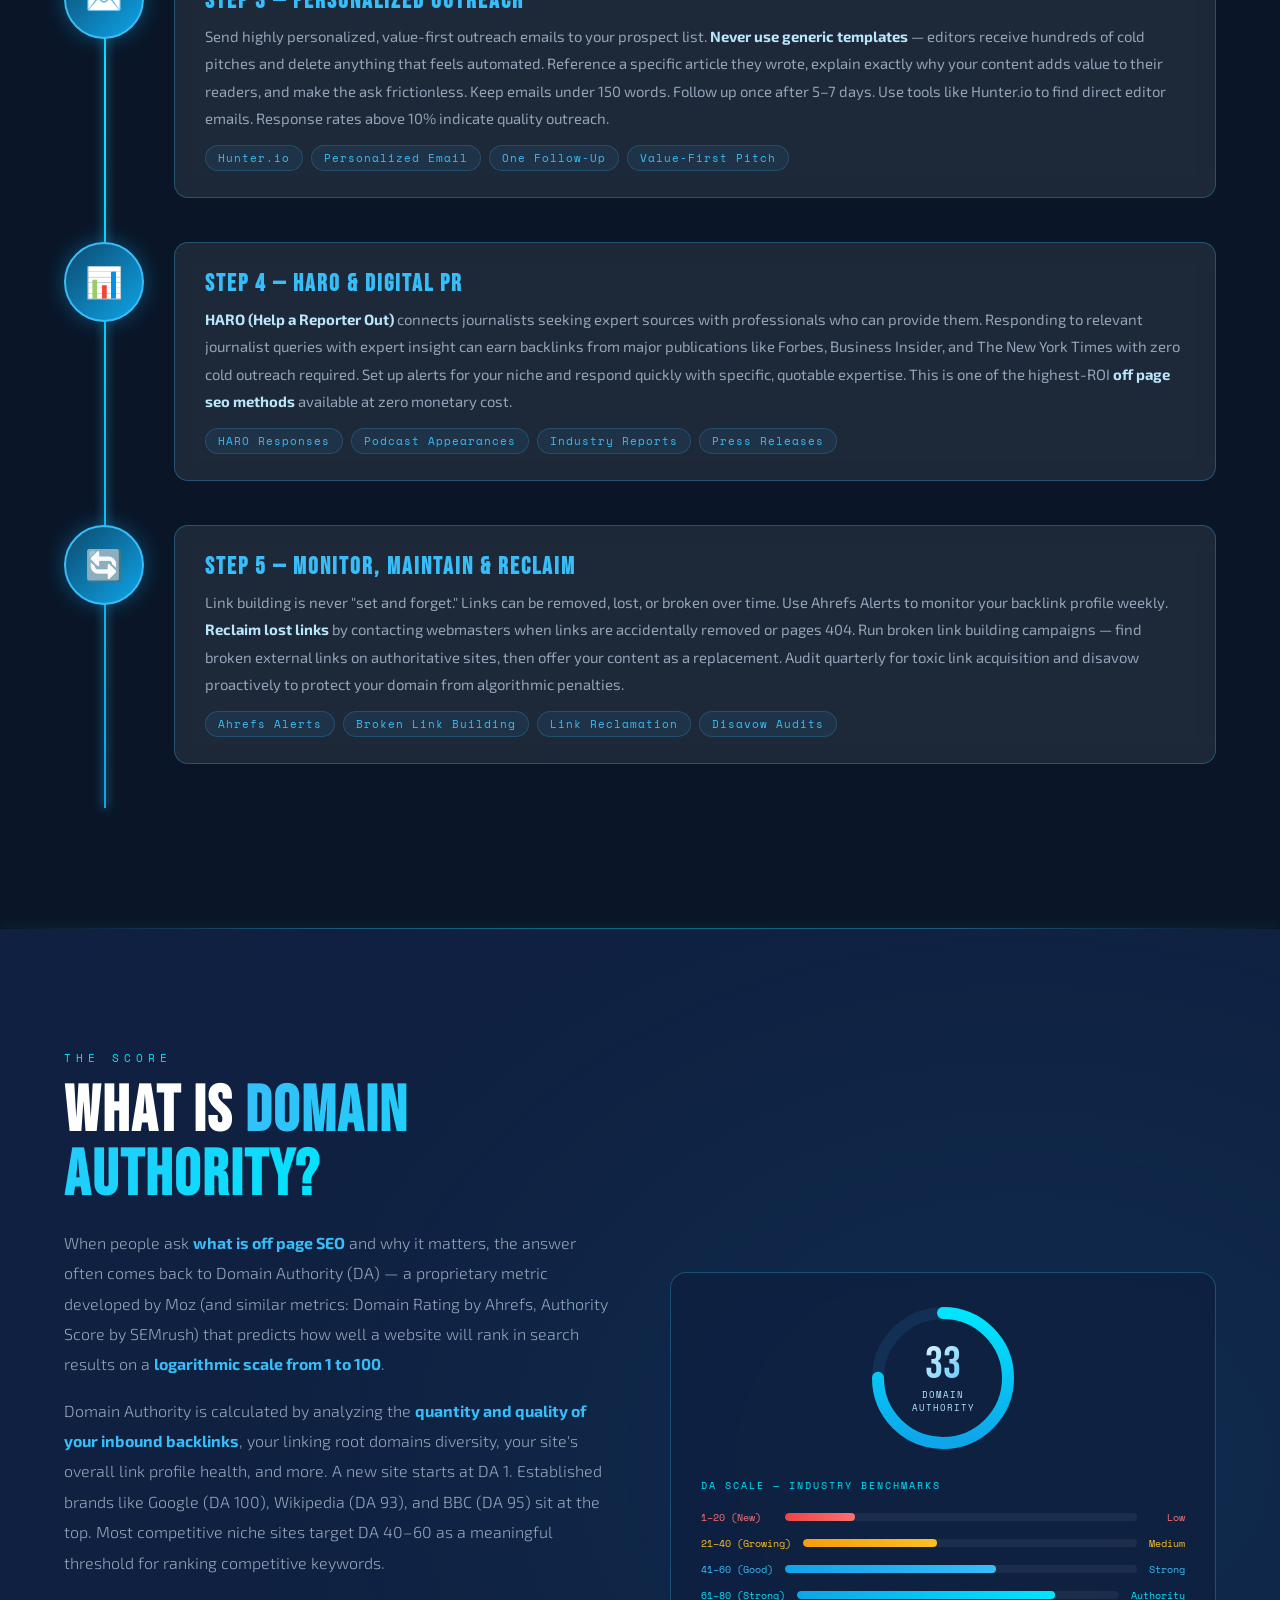
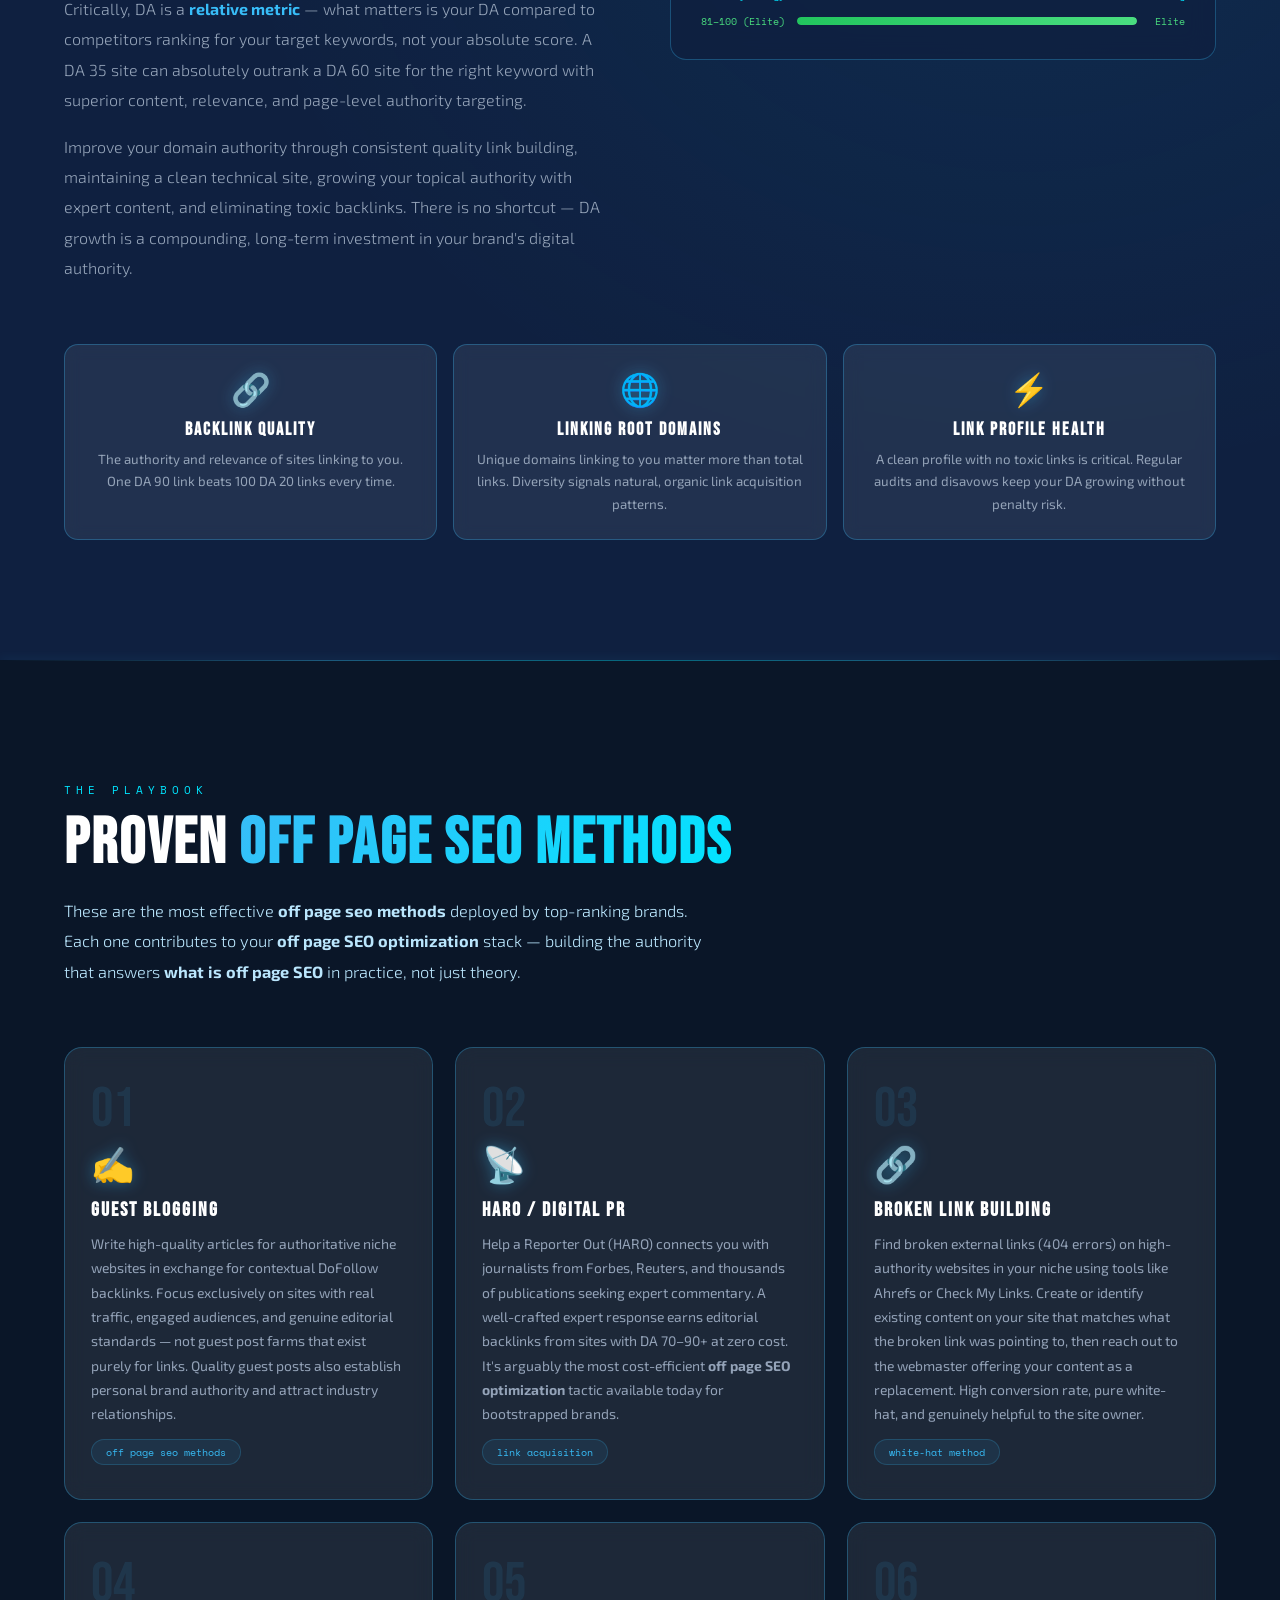
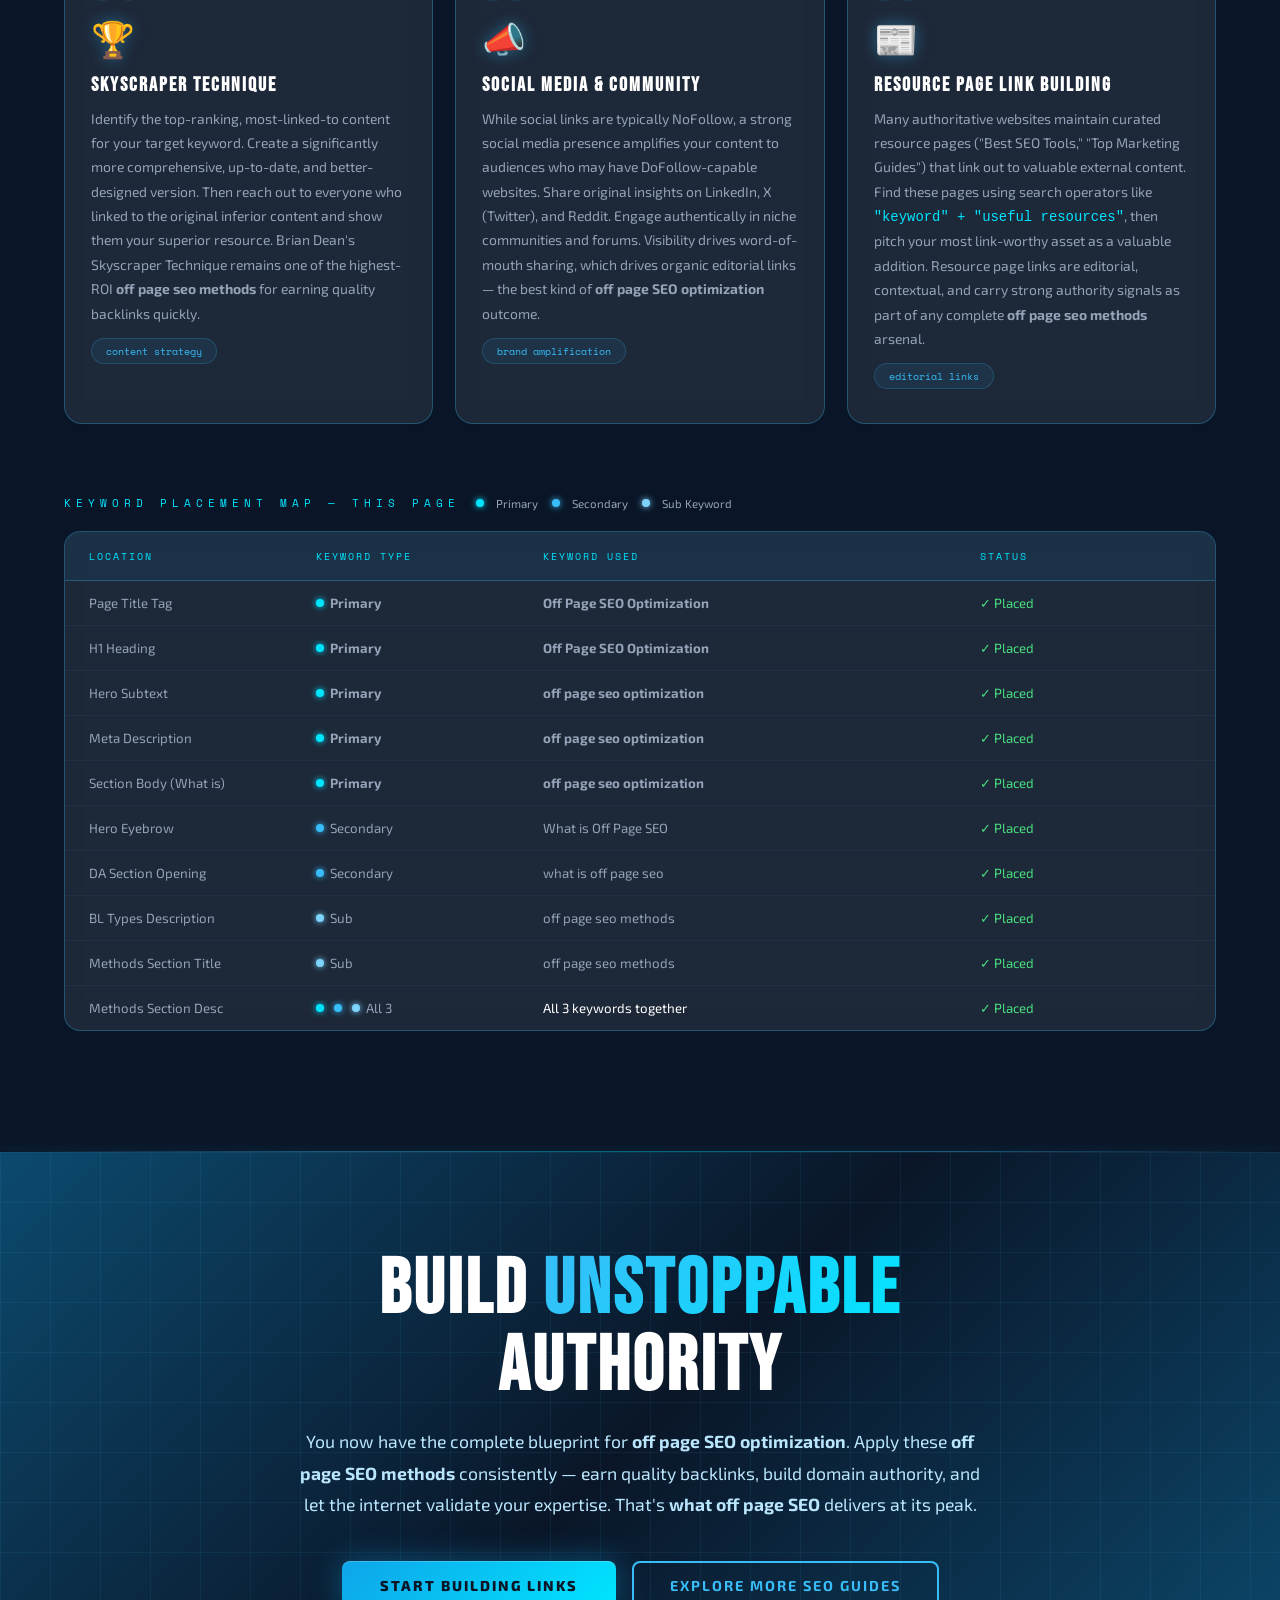
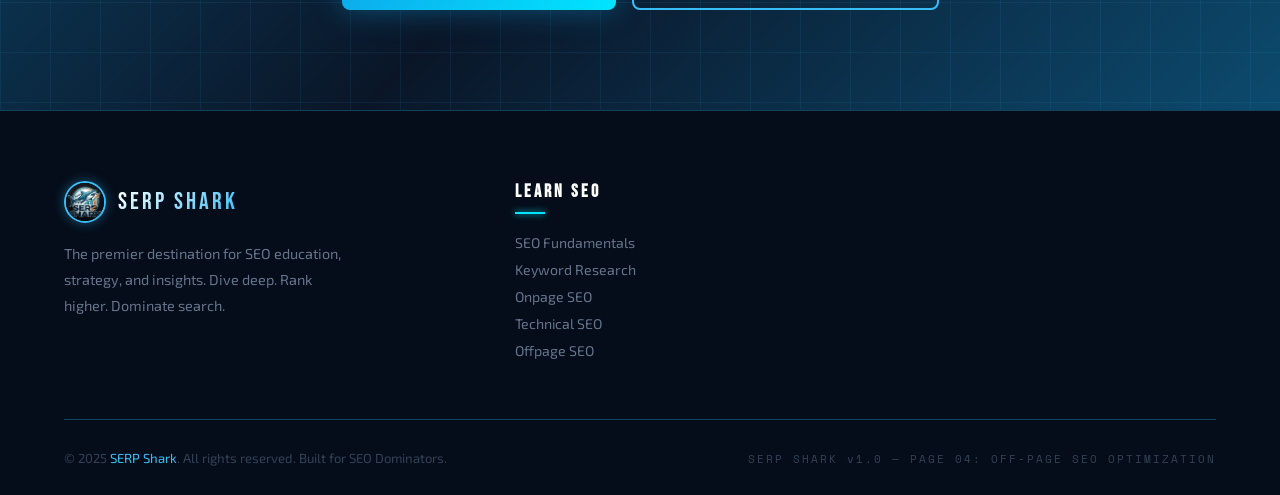
<file: offpage.html>
<!doctype html>
<html lang="en">
  <head>
    <meta charset="UTF-8" />
    <meta name="viewport" content="width=device-width, initial-scale=1.0" />
    <!-- icon -->
    <link rel="icon" href="https://serp-shark.vercel.app/img/shark2.png" />
    <!-- title  -->
    <title>Off Page SEO Techniques | SERP Shark</title>
    <link rel="stylesheet" href="css/offpage.css" />
    <!-- meta description  -->
    <meta
      name="description"
      content="Boost your rankings with off page SEO techniques like backlinks, link building and authority strategies to improve traffic by SERP Shark"
    />
    <link
      href="https://fonts.googleapis.com/css2?family=Bebas+Neue&family=Exo+2:wght@300;400;600;700;900&family=Space+Mono:wght@400;700&display=swap"
      rel="stylesheet"
    />
    <!-- meta site name  -->
    <meta name="application-name" content="SERP Shark" />
    <!-- robots tag  -->
    <meta name="robots" content="index,follow,max-image-preview:large" />
    <!-- canonical tag   -->
    <link rel="canonical" href="https://serp-shark.vercel.app/offpage.html" />
    <!-- opengraph tag -->
    <meta name="og:type" content="website" />
    <meta name="og:site_name" content="SERP shark" />
    <meta name="og:title" content="Off Page SEO Techniques | SERP Shark" />
    <meta
      name="og:description"
      content="Boost your rankings with off page SEO techniques like backlinks, link building and authority strategies to improve traffic by SERP Shark"
    />
    <meta name="og:image" content="https://serp-shark.vercel.app/shark.webp" />
    <meta name="og:url" content="https://serp-shark.vercel.app/offpage.html" />

    <!-- twitter tag  -->
    <meta name="twitter:card" content="summary_large_image" />
    <meta name="twitter:title" content="Off Page SEO Techniques | SERP Shark" />
    <meta
      name="twitter:description"
      content="Boost your rankings with off page SEO techniques like backlinks, link building and authority strategies to improve traffic by SERP Shark"
    />
    <meta name="twitter:image" content="https://serp-shark.vercel.app/shark.webp" />
    <meta
      name="twitter:url"
      content="https://serp-shark.vercel.app/offpage.html"
    />

    <!-- schema markup optimization -->
    <script type="application/ld+json">
      {
        "@context": "https://schema.org",
        "@graph": [
          {
            "@type": "WebPage",
            "@id": "https://serp-shark.vercel.app/offpage.html",
            "url": "https://serp-shark.vercel.app/offpage.html",
            "name": "Off-Page SEO Techniques | SERP Shark",
            "description": "Boost your rankings with off-page SEO techniques like backlinks, link building, and authority strategies to improve traffic by SERP Shark.",
            "inLanguage": "en",
            "isPartOf": {
              "@id": "https://serp-shark.vercel.app/#website"
            },
            "primaryImageOfPage": {
              "@type": "ImageObject",
              "url": "https://serp-shark.vercel.app/shark.webp"
            }
          },

          {
            "@type": "WebSite",
            "@id": "https://serp-shark.vercel.app/#website",
            "url": "https://serp-shark.vercel.app/",
            "name": "SERP Shark",
            "publisher": {
              "@id": "https://serp-shark.vercel.app/#organization"
            }
          },

          {
            "@type": "Organization",
            "@id": "https://serp-shark.vercel.app/#organization",
            "name": "SERP Shark",
            "url": "https://serp-shark.vercel.app/offpage.html",
            "logo": {
              "@type": "ImageObject",
              "url": "https://serp-shark.vercel.app/img/shark2.png"
            }
          },

          {
            "@type": "Article",
            "headline": "Off-Page SEO Techniques",
            "description": "Complete off-page SEO guide covering backlinks, link building, and authority techniques to boost rankings and traffic.",
            "image": "hhttps://serp-shark.vercel.app/shark.webp",
            "author": {
              "@type": "Organization",
              "name": "SERP Shark"
            },
            "publisher": {
              "@type": "Organization",
              "name": "SERP Shark",
              "logo": {
                "@type": "ImageObject",
                "url": "https://serp-shark.vercel.app/img/shark2.png"
              }
            },
            "mainEntityOfPage": {
              "@type": "WebPage",
              "@id": "https://serp-shark.vercel.app/offpage.html"
            }
          }
        ]
      }
    </script>
  </head>
  <body>
    <div class="scroll-progress" id="scrollProgress"></div>
    <div class="cursor" id="cursor"></div>
    <div class="cursor-ring" id="cursorRing"></div>

    <!-- ══════ NAVBAR ══════ -->
    <nav id="navbar">
      <a href="#hero" class="nav-logo">
        <img src="img/shark2.png" alt="SERP Shark Logo" />
        <span class="nav-brand">SERP SHARK</span>
      </a>
      <ul class="nav-links">
        <li><a href="#what-offpage">Off-Page SEO</a></li>
        <li><a href="#backlinks">Backlinks</a></li>
        <li><a href="#backlink-types">BL Types</a></li>
        <li><a href="#link-building">Link Building</a></li>
        <li><a href="#domain-authority">Domain Authority</a></li>
        <li><a href="#offpage-methods">Methods</a></li>
        <li><a href="#cta-strip" class="nav-cta">Get Started</a></li>
      </ul>
      <div class="hamburger" id="hamburger">
        <span></span><span></span><span></span>
      </div>
    </nav>

    <div class="mobile-menu" id="mobileMenu">
      <a href="#what-offpage" class="mob-link">What is Off-Page SEO</a>
      <a href="#backlinks" class="mob-link">What is Backlink</a>
      <a href="#backlink-types" class="mob-link">Types of Backlinks</a>
      <a href="#link-building" class="mob-link">Link Building</a>
      <a href="#domain-authority" class="mob-link">Domain Authority</a>
      <a href="#offpage-methods" class="mob-link">Off-Page Methods</a>
    </div>

    <!-- ══════ HERO ══════ -->
    <section id="hero">
      <div class="grid-floor"></div>
      <div class="ring-wrap">
        <div class="ring"></div>
        <div class="ring"></div>
        <div class="ring"></div>
      </div>
      <div class="globe-wrap" id="globeWrap"></div>

      <div class="hero-content">
        <div class="hero-badge">Page 04 — Off-Page SEO & Authority</div>
        <!-- Secondary keyword in eyebrow -->
        <div class="hero-eyebrow">
          <span></span> What is Off Page SEO — Explained <span></span>
        </div>
        <h1 class="hero-title">
          <!-- Primary keyword in H1 -->
          <span class="line1">Off PaGe SEO</span>
          <span class="line2">TechniQues</span>
        </h1>
        <!-- All 3 keywords naturally embedded -->
        <p class="hero-sub">
          <strong>Off page SEO optimization</strong> is the art of building
          authority beyond your website. Master
          <strong>what is off page SEO</strong>, backlinks, domain authority,
          and the most powerful <strong>off page SEO methods</strong> used by
          industry leaders.
        </p>
        <div class="hero-buttons">
          <button
            class="btn-primary"
            onclick="
              document
                .getElementById('what-offpage')
                .scrollIntoView({ behavior: 'smooth' })
            "
          >
            Explore Off-Page SEO
          </button>
          <button
            class="btn-outline"
            onclick="
              document
                .getElementById('link-building')
                .scrollIntoView({ behavior: 'smooth' })
            "
          >
            Link Building Guide
          </button>
        </div>
        <div class="hero-stats">
          <div class="stat-item">
            <span class="stat-num" data-count="50">0</span>
            <div class="stat-label">% Ranking = Authority</div>
          </div>
          <div class="stat-item">
            <span class="stat-num" data-count="97">0</span>
            <div class="stat-label">% Pages Have 0 BLs</div>
          </div>
          <div class="stat-item">
            <span class="stat-num" data-count="3">0</span>
            <div class="stat-label">× Traffic With Links</div>
          </div>
          <div class="stat-item">
            <span class="stat-num" data-count="100">0</span>
            <div class="stat-label">DA Scale</div>
          </div>
        </div>
      </div>
    </section>

    <div class="glow-line"></div>

    <!-- ══════ WHAT IS OFF-PAGE SEO ══════ -->
    <!-- Primary: off page seo optimization | Secondary: what is off page seo -->
    <section id="what-offpage">
      <div class="offpage-grid">
        <div class="offpage-text scroll-reveal">
          <span class="section-label">The Foundation</span>
          <h2 class="section-title">What is <span>Off-Page SEO?</span></h2>
          <!-- Secondary keyword naturally in opening -->
          <p>
            Understanding <strong>what is off page SEO</strong> is critical for
            any complete search strategy. Off-page SEO refers to all the actions
            taken <em>outside your own website</em> that influence your rankings
            in search engine results pages (SERPs). While on-page SEO tells
            Google what your page is about, off-page SEO tells Google
            <strong>how authoritative, trustworthy, and popular</strong> your
            website is.
          </p>
          <!-- Primary keyword in second paragraph -->
          <p>
            Effective <strong>off page SEO optimization</strong> centers on
            earning signals of trust from the broader internet — primarily
            through backlinks from reputable websites, but also through brand
            mentions, social signals, digital PR, and influencer engagement.
            These external signals act as votes of confidence that push your
            domain higher in competitive SERPs.
          </p>
          <p>
            Think of on-page SEO as your <em>credentials</em> and off-page SEO
            as your <em>reputation</em>. Even the most perfectly optimized page
            on earth struggles to rank without external authority backing it up.
            The strongest SEO strategies combine both disciplines into one
            unified, compounding system.
          </p>
        </div>

        <!-- ON vs OFF VISUAL -->
        <div class="compare-visual scroll-reveal delay-2">
          <div class="cv-card on">
            <div class="cv-label">⚙️ On-Page SEO — YOURS TO CONTROL</div>
            <div class="cv-item">Title Tags & Meta Data</div>
            <div class="cv-item">Content Quality & Depth</div>
            <div class="cv-item">Heading Structure (H1–H6)</div>
            <div class="cv-item">URL Optimization</div>
            <div class="cv-item">Internal Linking</div>
            <div class="cv-item">Image Alt Text & Speed</div>
            <div class="cv-item">Keyword Placement</div>
          </div>
          <div class="cv-vs">VS</div>
          <div class="cv-card off">
            <div class="cv-label">🌐 Off-Page SEO — WORLD VALIDATES YOU</div>
            <div class="cv-item">Backlinks from Authority Sites</div>
            <div class="cv-item">Brand Mentions Across Web</div>
            <div class="cv-item">Guest Posting & Digital PR</div>
            <div class="cv-item">Social Media Signals</div>
            <div class="cv-item">Influencer Outreach</div>
            <div class="cv-item">Forum & Community Authority</div>
            <div class="cv-item">Domain Authority Building</div>
          </div>
        </div>
      </div>

      <div class="offpage-pillars" style="margin-top: 70px">
        <div class="pillar-card scroll-reveal delay-1">
          <span class="pillar-icon">🔗</span>
          <h4>Link Signals</h4>
          <p>
            Backlinks from high-DA domains remain the strongest off-page ranking
            signal.
          </p>
        </div>
        <div class="pillar-card scroll-reveal delay-2">
          <span class="pillar-icon">🏆</span>
          <h4>Brand Authority</h4>
          <p>
            Unlinked brand mentions and consistent NAP citations build entity
            trust.
          </p>
        </div>
        <div class="pillar-card scroll-reveal delay-3">
          <span class="pillar-icon">📣</span>
          <h4>Social Signals</h4>
          <p>
            Content amplification, shares, and engagement send relevance
            signals.
          </p>
        </div>
        <div class="pillar-card scroll-reveal delay-4">
          <span class="pillar-icon">📰</span>
          <h4>Digital PR</h4>
          <p>
            Earning coverage in authoritative news outlets passes enormous link
            equity.
          </p>
        </div>
      </div>
    </section>

    <div class="glow-line"></div>

    <!-- ══════ WHAT IS BACKLINK ══════ -->
    <section id="backlinks">
      <div class="backlink-grid">
        <div class="backlink-text scroll-reveal">
          <span class="section-label">The Currency</span>
          <h2 class="section-title">What is a <span>Backlink?</span></h2>
          <p>
            A <strong>backlink</strong> is a hyperlink on one website that
            points to another website. When Site A links to Site B, Site B
            receives a backlink from Site A. In Google's eyes, this is a
            <strong>vote of confidence</strong> — Site A is telling the world:
            "This content on Site B is valuable and worth referencing."
          </p>
          <p>
            Backlinks are the foundation of
            <strong>off page SEO optimization</strong>. Google's original
            PageRank algorithm was built entirely around counting and qualifying
            these votes. Even after hundreds of algorithm updates, backlinks
            remain the #1 off-page ranking factor — because a link from a
            trusted, relevant source is genuinely hard to fake at scale.
          </p>
          <p>
            Not all backlinks carry equal weight. A single link from a
            high-authority domain like Forbes, Harvard, or a government site
            (.gov) can be worth more than
            <strong
              >hundreds of links from low-quality or spammy websites</strong
            >. Quality always defeats quantity in modern link building.
          </p>
        </div>

        <!-- BACKLINK FLOW VISUAL -->
        <div
          class="scroll-reveal delay-2"
          style="position: relative; height: 380px"
        >
          <div class="bl-flow">
            <svg id="blSvg" xmlns="http://www.w3.org/2000/svg"></svg>
            <div class="bl-target" id="blTarget">
              <h4>YOUR SITE</h4>
              <p>🏆 GAINING AUTHORITY</p>
            </div>
            <div class="bl-site" style="top: 5%; left: 5%" id="bs1">
              <span class="bs-url">forbes.com</span
              ><span class="bs-da">DA: 94 — High Authority</span>
            </div>
            <div class="bl-site" style="top: 5%; right: 5%" id="bs2">
              <span class="bs-url">techcrunch.com</span
              ><span class="bs-da">DA: 93 — News Site</span>
            </div>
            <div
              class="bl-site"
              style="top: 50%; left: 2%; transform: translateY(-50%)"
              id="bs3"
            >
              <span class="bs-url">industry-blog.com</span
              ><span class="bs-da">DA: 54 — Niche Site</span>
            </div>
            <div
              class="bl-site"
              style="top: 50%; right: 2%; transform: translateY(-50%)"
              id="bs4"
            >
              <span class="bs-url">partner-site.com</span
              ><span class="bs-da">DA: 48 — Partner</span>
            </div>
            <div class="bl-site" style="bottom: 5%; left: 5%" id="bs5">
              <span class="bs-url">edu-resource.edu</span
              ><span class="bs-da">DA: 88 — .EDU Link</span>
            </div>
            <div class="bl-site" style="bottom: 5%; right: 5%" id="bs6">
              <span class="bs-url">gov-citation.gov</span
              ><span class="bs-da">DA: 91 — .GOV Link</span>
            </div>
          </div>
        </div>
      </div>

      <!-- WHY BACKLINKS ARE IMPORTANT -->
      <div class="bl-importance" style="margin-top: 70px">
        <div class="bli-card delay-1">
          <span class="bli-icon">📈</span>
          <h3>Boosts Rankings Directly</h3>
          <p>
            Backlinks remain Google's #1 off-page ranking signal. Pages with
            strong backlink profiles consistently outrank those without, even
            when on-page content is comparable. More high-quality links = higher
            positions in competitive SERPs.
          </p>
        </div>
        <div class="bli-card delay-2">
          <span class="bli-icon">🔍</span>
          <h3>Accelerates Indexing</h3>
          <p>
            Google's crawlers follow backlinks to discover new content. A new
            page linked from an already-indexed high-authority site gets crawled
            and indexed dramatically faster — sometimes within hours vs weeks
            for orphan pages.
          </p>
        </div>
        <div class="bli-card delay-3">
          <span class="bli-icon">🌊</span>
          <h3>Drives Referral Traffic</h3>
          <p>
            Beyond rankings, backlinks from high-traffic sites send real
            visitors directly to your pages. This referral traffic is often
            highly targeted — the person clicked because the topic was relevant
            — leading to higher engagement and conversion rates.
          </p>
        </div>
        <div class="bli-card delay-4">
          <span class="bli-icon">🏅</span>
          <h3>Builds Domain Authority</h3>
          <p>
            Every quality backlink contributes to your domain's overall
            authority score. Higher domain authority makes it easier to rank for
            competitive keywords across your entire site — creating a
            compounding advantage that grows over time.
          </p>
        </div>
        <div class="bli-card delay-5">
          <span class="bli-icon">🤝</span>
          <h3>Establishes Brand Credibility</h3>
          <p>
            Being cited by respected industry publications, educational
            institutions, and authoritative platforms signals to both Google and
            human readers that your brand is a legitimate, trustworthy expert in
            your field. It's digital social proof at scale.
          </p>
        </div>
        <div class="bli-card delay-6">
          <span class="bli-icon">🔐</span>
          <h3>Creates Competitive Moat</h3>
          <p>
            A strong backlink profile is one of the hardest assets to replicate
            quickly. Years of quality link building creates a competitive moat —
            competitors cannot simply pay to match your domain authority
            overnight. It's a genuine, defensible ranking advantage.
          </p>
        </div>
      </div>
    </section>

    <div class="glow-line"></div>

    <!-- ══════ TYPES OF BACKLINKS ══════ -->
    <!-- Sub keyword: off page seo methods used here -->
    <section id="backlink-types">
      <div class="blt-inner">
        <div class="scroll-reveal">
          <span class="section-label">The Classification</span>
          <h2 class="section-title">Types of <span>Backlinks</span></h2>
          <!-- Sub keyword naturally placed -->
          <p class="section-desc">
            Not all backlinks are created equal. Understanding each type is
            essential to building a safe, sustainable, and powerful
            <strong>off page SEO optimization</strong> strategy using proven
            <strong>off page seo methods</strong>.
          </p>
        </div>

        <div class="blt-grid">
          <!-- DOFOLLOW -->
          <div class="blt-card do-follow delay-1">
            <div class="blt-card-top">
              <div class="blt-icon-wrap blt-good">🟢</div>
              <div>
                <h3>DoFollow Backlinks</h3>
                <span class="blt-chip chip-green">★ HIGHEST VALUE</span>
              </div>
            </div>
            <p>
              DoFollow backlinks are the gold standard of
              <strong>off page SEO optimization</strong>. They pass full "link
              juice" (PageRank / link equity) from the linking site to your
              site. By default, all HTML links are DoFollow unless marked
              otherwise. When a high-authority site links to you without the
              <code style="color: var(--accent)">rel="nofollow"</code>
              attribute, it directly boosts your domain authority and helps your
              rankings climb.
            </p>
            <ul class="blt-list">
              <li>Passes full PageRank / link equity to your domain</li>
              <li>Directly improves your keyword rankings</li>
              <li>Default link type — no special HTML attribute needed</li>
              <li>Earned through great content, outreach, and digital PR</li>
            </ul>
          </div>

          <!-- NOFOLLOW -->
          <div class="blt-card no-follow delay-2">
            <div class="blt-card-top">
              <div class="blt-icon-wrap blt-bad">🔴</div>
              <div>
                <h3>NoFollow Backlinks</h3>
                <span class="blt-chip chip-red">rel="nofollow"</span>
              </div>
            </div>
            <p>
              NoFollow links carry the HTML attribute
              <code style="color: #f87171">rel="nofollow"</code>, instructing
              Google not to pass link equity to the destination. They still have
              value — NoFollow links from high-traffic sites like Reddit,
              Wikipedia, or Forbes drive real referral traffic and brand
              exposure. They also create a natural backlink profile, as having
              only DoFollow links can appear suspicious to Google's algorithms.
            </p>
            <ul class="blt-list">
              <li>Does NOT pass PageRank or link equity directly</li>
              <li>Still drives referral traffic and brand awareness</li>
              <li>Common on Wikipedia, news sites, and social platforms</li>
              <li>Contributes to a natural, diverse backlink profile</li>
            </ul>
          </div>

          <!-- EDITORIAL -->
          <div class="blt-card editorial delay-3">
            <div class="blt-card-top">
              <div class="blt-icon-wrap blt-info">✨</div>
              <div>
                <h3>Editorial Backlinks</h3>
                <span class="blt-chip chip-blue">MOST POWERFUL</span>
              </div>
            </div>
            <p>
              Editorial backlinks are the holy grail of
              <strong>off page seo methods</strong>. These are completely
              organic links placed by a website editor or author because your
              content is genuinely valuable, unique, or newsworthy — with zero
              solicitation. Google trusts these links most because they're
              impossible to manufacture at scale. They are earned by creating
              best-in-class content, original research, unique data, or tools
              that others naturally cite.
            </p>
            <ul class="blt-list">
              <li>Earned organically — zero outreach or payment involved</li>
              <li>Highest trust signal for Google's quality algorithms</li>
              <li>Result of exceptional content, data, or tools</li>
              <li>Extremely difficult for competitors to replicate</li>
            </ul>
          </div>

          <!-- GUEST POST -->
          <div class="blt-card guest delay-4">
            <div class="blt-card-top">
              <div class="blt-icon-wrap blt-neutral">✍️</div>
              <div>
                <h3>Guest Post Backlinks</h3>
                <span class="blt-chip chip-yellow">CONTROLLED</span>
              </div>
            </div>
            <p>
              Guest posting involves writing a valuable article for another
              website in your niche in exchange for an author bio link or
              contextual link back to your site. When done on genuinely
              relevant, authoritative sites with real audiences, guest posts are
              a legitimate and powerful link building strategy. The key is to
              focus on sites where the link placement is natural, the content
              adds real value, and the domain has actual topical authority.
            </p>
            <ul class="blt-list">
              <li>You control the anchor text and link placement</li>
              <li>Highly effective when targeting niche-relevant sites</li>
              <li>Builds relationships with other publishers</li>
              <li>Avoid low-quality "link farm" guest post networks</li>
            </ul>
          </div>

          <!-- FULL WIDTH — TOXIC -->
          <div
            class="blt-card blt-full delay-5"
            style="border-color: rgba(248, 113, 113, 0.3)"
          >
            <div class="blt-card-top">
              <div class="blt-icon-wrap blt-bad">⚠️</div>
              <div>
                <h3 style="color: #f87171">Toxic / Spammy Backlinks — AVOID</h3>
                <span class="blt-chip chip-red">GOOGLE PENALTY RISK</span>
              </div>
            </div>
            <p style="margin-bottom: 16px">
              Toxic backlinks come from low-quality, spammy, or irrelevant
              websites — often link farms, private blog networks (PBNs), adult
              sites, or automated link schemes. These links can trigger
              <strong>Google manual penalties</strong> or algorithmic Penguin
              penalties, causing dramatic ranking drops. Regularly audit your
              backlink profile using Ahrefs or SEMrush and use Google's
              <strong>Disavow Tool</strong> to reject harmful links you cannot
              get removed manually.
            </p>
            <div class="strategy-chips">
              <span
                class="s-chip"
                style="color: #f87171; border-color: rgba(248, 113, 113, 0.3)"
                >Link Farms</span
              >
              <span
                class="s-chip"
                style="color: #f87171; border-color: rgba(248, 113, 113, 0.3)"
                >Private Blog Networks (PBN)</span
              >
              <span
                class="s-chip"
                style="color: #f87171; border-color: rgba(248, 113, 113, 0.3)"
                >Paid Link Schemes</span
              >
              <span
                class="s-chip"
                style="color: #f87171; border-color: rgba(248, 113, 113, 0.3)"
                >Irrelevant Directory Spam</span
              >
              <span
                class="s-chip"
                style="color: #f87171; border-color: rgba(248, 113, 113, 0.3)"
                >Automated Link Building</span
              >
              <span
                class="s-chip"
                style="color: #f87171; border-color: rgba(248, 113, 113, 0.3)"
                >Comment Spam Links</span
              >
            </div>
          </div>
        </div>
      </div>
    </section>

    <div class="glow-line"></div>

    <!-- ══════ LINK BUILDING ══════ -->
    <!-- Primary: off page seo optimization -->
    <section id="link-building">
      <div class="lb-inner">
        <div class="scroll-reveal" style="margin-bottom: 60px">
          <span class="section-label">The Strategy</span>
          <h2 class="section-title">What is <span>Link Building?</span></h2>
          <!-- Primary keyword in description -->
          <p class="section-desc">
            Link building is the proactive process of acquiring backlinks from
            other websites to your own. It's the most active component of
            <strong>off page SEO optimization</strong> — and when done right, it
            becomes your most powerful competitive weapon.
          </p>
        </div>

        <div class="lb-pipeline">
          <div class="lb-step">
            <div class="lb-num">🎯</div>
            <div class="lb-body">
              <h3>Step 1 — Content That Earns Links</h3>
              <p>
                The foundation of any link building campaign is
                <strong>link-worthy content</strong>. You cannot build quality
                links to mediocre content. Create assets that other sites
                naturally want to reference: original research with unique data,
                comprehensive "ultimate guides," free tools and calculators,
                infographics that visualize complex data, or breaking industry
                analysis. Ask yourself: "Would a journalist or blogger link to
                this?" If not, improve it until the answer is yes. This is the
                heart of effective <strong>off page SEO optimization</strong>.
              </p>
              <div class="strategy-chips">
                <span class="s-chip">Original Research</span
                ><span class="s-chip">Ultimate Guides</span
                ><span class="s-chip">Free Tools</span
                ><span class="s-chip">Infographics</span
                ><span class="s-chip">Data Studies</span>
              </div>
            </div>
          </div>
          <div class="lb-step">
            <div class="lb-num">🔍</div>
            <div class="lb-body">
              <h3>Step 2 — Prospect High-Value Targets</h3>
              <p>
                Identify which websites are worth pursuing links from. Use
                Ahrefs or SEMrush to find sites in your niche with
                <strong>Domain Authority 40+</strong>, real organic traffic (not
                bot traffic), and topical relevance to your content. Study your
                competitors' backlink profiles to discover which sites have
                already linked to similar content — these are your warmest
                prospects. Prioritize sites with active editorial teams, engaged
                audiences, and genuine content quality over raw DA alone.
              </p>
              <div class="strategy-chips">
                <span class="s-chip">Competitor BL Gap</span
                ><span class="s-chip">DA 40+ Filter</span
                ><span class="s-chip">Niche Relevance</span
                ><span class="s-chip">Real Traffic Check</span>
              </div>
            </div>
          </div>
          <div class="lb-step">
            <div class="lb-num">✉️</div>
            <div class="lb-body">
              <h3>Step 3 — Personalized Outreach</h3>
              <p>
                Send highly personalized, value-first outreach emails to your
                prospect list. <strong>Never use generic templates</strong> —
                editors receive hundreds of cold pitches and delete anything
                that feels automated. Reference a specific article they wrote,
                explain exactly why your content adds value to their readers,
                and make the ask frictionless. Keep emails under 150 words.
                Follow up once after 5–7 days. Use tools like Hunter.io to find
                direct editor emails. Response rates above 10% indicate quality
                outreach.
              </p>
              <div class="strategy-chips">
                <span class="s-chip">Hunter.io</span
                ><span class="s-chip">Personalized Email</span
                ><span class="s-chip">One Follow-Up</span
                ><span class="s-chip">Value-First Pitch</span>
              </div>
            </div>
          </div>
          <div class="lb-step">
            <div class="lb-num">📊</div>
            <div class="lb-body">
              <h3>Step 4 — HARO & Digital PR</h3>
              <p>
                <strong>HARO (Help a Reporter Out)</strong> connects journalists
                seeking expert sources with professionals who can provide them.
                Responding to relevant journalist queries with expert insight
                can earn backlinks from major publications like Forbes, Business
                Insider, and The New York Times with zero cold outreach
                required. Set up alerts for your niche and respond quickly with
                specific, quotable expertise. This is one of the highest-ROI
                <strong>off page seo methods</strong> available at zero monetary
                cost.
              </p>
              <div class="strategy-chips">
                <span class="s-chip">HARO Responses</span
                ><span class="s-chip">Podcast Appearances</span
                ><span class="s-chip">Industry Reports</span
                ><span class="s-chip">Press Releases</span>
              </div>
            </div>
          </div>
          <div class="lb-step">
            <div class="lb-num">🔄</div>
            <div class="lb-body">
              <h3>Step 5 — Monitor, Maintain & Reclaim</h3>
              <p>
                Link building is never "set and forget." Links can be removed,
                lost, or broken over time. Use Ahrefs Alerts to monitor your
                backlink profile weekly. <strong>Reclaim lost links</strong> by
                contacting webmasters when links are accidentally removed or
                pages 404. Run broken link building campaigns — find broken
                external links on authoritative sites, then offer your content
                as a replacement. Audit quarterly for toxic link acquisition and
                disavow proactively to protect your domain from algorithmic
                penalties.
              </p>
              <div class="strategy-chips">
                <span class="s-chip">Ahrefs Alerts</span
                ><span class="s-chip">Broken Link Building</span
                ><span class="s-chip">Link Reclamation</span
                ><span class="s-chip">Disavow Audits</span>
              </div>
            </div>
          </div>
        </div>
      </div>
    </section>

    <div class="glow-line"></div>

    <!-- ══════ DOMAIN AUTHORITY ══════ -->
    <!-- Secondary: what is off page seo -->
    <section id="domain-authority">
      <div class="da-inner">
        <div class="da-grid">
          <div class="da-text scroll-reveal">
            <span class="section-label">The Score</span>
            <h2 class="section-title">
              What is <span>Domain Authority?</span>
            </h2>
            <!-- Secondary keyword used naturally -->
            <p>
              When people ask <strong>what is off page SEO</strong> and why it
              matters, the answer often comes back to Domain Authority (DA) — a
              proprietary metric developed by Moz (and similar metrics: Domain
              Rating by Ahrefs, Authority Score by SEMrush) that predicts how
              well a website will rank in search results on a
              <strong>logarithmic scale from 1 to 100</strong>.
            </p>
            <p>
              Domain Authority is calculated by analyzing the
              <strong>quantity and quality of your inbound backlinks</strong>,
              your linking root domains diversity, your site's overall link
              profile health, and more. A new site starts at DA 1. Established
              brands like Google (DA 100), Wikipedia (DA 93), and BBC (DA 95)
              sit at the top. Most competitive niche sites target DA 40–60 as a
              meaningful threshold for ranking competitive keywords.
            </p>
            <p>
              Critically, DA is a <strong>relative metric</strong> — what
              matters is your DA compared to competitors ranking for your target
              keywords, not your absolute score. A DA 35 site can absolutely
              outrank a DA 60 site for the right keyword with superior content,
              relevance, and page-level authority targeting.
            </p>
            <p>
              Improve your domain authority through consistent quality link
              building, maintaining a clean technical site, growing your topical
              authority with expert content, and eliminating toxic backlinks.
              There is no shortcut — DA growth is a compounding, long-term
              investment in your brand's digital authority.
            </p>
          </div>

          <div class="scroll-reveal delay-2">
            <div class="da-score-card">
              <!-- DA GAUGE -->
              <div class="da-circle-wrap">
                <div class="da-circle">
                  <svg viewBox="0 0 150 150" width="150" height="150">
                    <defs>
                      <linearGradient
                        id="daGrad"
                        x1="0%"
                        y1="0%"
                        x2="100%"
                        y2="0%"
                      >
                        <stop offset="0%" style="stop-color: var(--sky-deep)" />
                        <stop offset="100%" style="stop-color: var(--accent)" />
                      </linearGradient>
                    </defs>
                    <circle class="da-circle-track" cx="75" cy="75" r="65" />
                    <circle
                      class="da-circle-fill"
                      id="daFill"
                      cx="75"
                      cy="75"
                      r="65"
                    />
                  </svg>
                  <div class="da-circle-text">
                    <div class="da-circle-num" id="daNum">0</div>
                    <div class="da-circle-sub">DOMAIN AUTHORITY</div>
                  </div>
                </div>
              </div>

              <div
                style="
                  font-family: &quot;Space Mono&quot;, monospace;
                  font-size: 0.65rem;
                  color: var(--accent);
                  letter-spacing: 2px;
                  margin-bottom: 16px;
                "
              >
                DA SCALE — INDUSTRY BENCHMARKS
              </div>
              <div class="da-scale">
                <div class="da-scale-row">
                  <span class="da-scale-label" style="color: #f87171"
                    >1–20 (New)</span
                  >
                  <div class="da-scale-bar">
                    <div
                      class="da-scale-fill"
                      data-w="20"
                      style="
                        width: 0%;
                        background: linear-gradient(90deg, #ef4444, #f87171);
                      "
                    ></div>
                  </div>
                  <span class="da-scale-score" style="color: #f87171">Low</span>
                </div>
                <div class="da-scale-row">
                  <span class="da-scale-label" style="color: #fbbf24"
                    >21–40 (Growing)</span
                  >
                  <div class="da-scale-bar">
                    <div
                      class="da-scale-fill"
                      data-w="40"
                      style="
                        width: 0%;
                        background: linear-gradient(90deg, #f59e0b, #fbbf24);
                      "
                    ></div>
                  </div>
                  <span class="da-scale-score" style="color: #fbbf24"
                    >Medium</span
                  >
                </div>
                <div class="da-scale-row">
                  <span class="da-scale-label" style="color: var(--sky)"
                    >41–60 (Good)</span
                  >
                  <div class="da-scale-bar">
                    <div
                      class="da-scale-fill"
                      data-w="60"
                      style="
                        width: 0%;
                        background: linear-gradient(
                          90deg,
                          var(--sky-deep),
                          var(--sky)
                        );
                      "
                    ></div>
                  </div>
                  <span class="da-scale-score" style="color: var(--sky)"
                    >Strong</span
                  >
                </div>
                <div class="da-scale-row">
                  <span class="da-scale-label" style="color: var(--accent)"
                    >61–80 (Strong)</span
                  >
                  <div class="da-scale-bar">
                    <div
                      class="da-scale-fill"
                      data-w="80"
                      style="
                        width: 0%;
                        background: linear-gradient(
                          90deg,
                          var(--sky-deep),
                          var(--accent)
                        );
                      "
                    ></div>
                  </div>
                  <span class="da-scale-score" style="color: var(--accent)"
                    >Authority</span
                  >
                </div>
                <div class="da-scale-row">
                  <span class="da-scale-label" style="color: #4ade80"
                    >81–100 (Elite)</span
                  >
                  <div class="da-scale-bar">
                    <div
                      class="da-scale-fill"
                      data-w="100"
                      style="
                        width: 0%;
                        background: linear-gradient(90deg, #22c55e, #4ade80);
                      "
                    ></div>
                  </div>
                  <span class="da-scale-score" style="color: #4ade80"
                    >Elite</span
                  >
                </div>
              </div>
            </div>
          </div>
        </div>

        <!-- DA FACTORS -->
        <div class="da-factors" style="margin-top: 60px">
          <div class="da-factor scroll-reveal delay-1">
            <span class="icon">🔗</span>
            <h4>Backlink Quality</h4>
            <p>
              The authority and relevance of sites linking to you. One DA 90
              link beats 100 DA 20 links every time.
            </p>
          </div>
          <div class="da-factor scroll-reveal delay-2">
            <span class="icon">🌐</span>
            <h4>Linking Root Domains</h4>
            <p>
              Unique domains linking to you matter more than total links.
              Diversity signals natural, organic link acquisition patterns.
            </p>
          </div>
          <div class="da-factor scroll-reveal delay-3">
            <span class="icon">⚡</span>
            <h4>Link Profile Health</h4>
            <p>
              A clean profile with no toxic links is critical. Regular audits
              and disavows keep your DA growing without penalty risk.
            </p>
          </div>
        </div>
      </div>
    </section>

    <div class="glow-line"></div>

    <!-- ══════ OFF-PAGE SEO METHODS ══════ -->
    <!-- Sub keyword: off page seo methods — primary section -->
    <section id="offpage-methods">
      <div class="methods-inner">
        <div class="scroll-reveal kp-header">
          <span class="section-label">The Playbook</span>
          <h2 class="section-title">
            Proven <span>Off Page SEO Methods</span>
          </h2>
          <!-- All 3 keywords naturally together -->
          <p class="section-desc">
            These are the most effective
            <strong>off page seo methods</strong> deployed by top-ranking
            brands. Each one contributes to your
            <strong>off page SEO optimization</strong> stack — building the
            authority that answers <strong>what is off page SEO</strong> in
            practice, not just theory.
          </p>
        </div>

        <div class="methods-grid">
          <div class="method-card delay-1">
            <span class="method-num">01</span>
            <span class="method-icon">✍️</span>
            <h3>Guest Blogging</h3>
            <p>
              Write high-quality articles for authoritative niche websites in
              exchange for contextual DoFollow backlinks. Focus exclusively on
              sites with real traffic, engaged audiences, and genuine editorial
              standards — not guest post farms that exist purely for links.
              Quality guest posts also establish personal brand authority and
              attract industry relationships.
            </p>
            <span class="method-tag">off page seo methods</span>
          </div>
          <div class="method-card delay-2">
            <span class="method-num">02</span>
            <span class="method-icon">📡</span>
            <h3>HARO / Digital PR</h3>
            <p>
              Help a Reporter Out (HARO) connects you with journalists from
              Forbes, Reuters, and thousands of publications seeking expert
              commentary. A well-crafted expert response earns editorial
              backlinks from sites with DA 70–90+ at zero cost. It's arguably
              the most cost-efficient
              <strong>off page SEO optimization</strong> tactic available today
              for bootstrapped brands.
            </p>
            <span class="method-tag">link acquisition</span>
          </div>
          <div class="method-card delay-3">
            <span class="method-num">03</span>
            <span class="method-icon">🔗</span>
            <h3>Broken Link Building</h3>
            <p>
              Find broken external links (404 errors) on high-authority websites
              in your niche using tools like Ahrefs or Check My Links. Create or
              identify existing content on your site that matches what the
              broken link was pointing to, then reach out to the webmaster
              offering your content as a replacement. High conversion rate, pure
              white-hat, and genuinely helpful to the site owner.
            </p>
            <span class="method-tag">white-hat method</span>
          </div>
          <div class="method-card delay-4">
            <span class="method-num">04</span>
            <span class="method-icon">🏆</span>
            <h3>Skyscraper Technique</h3>
            <p>
              Identify the top-ranking, most-linked-to content for your target
              keyword. Create a significantly more comprehensive, up-to-date,
              and better-designed version. Then reach out to everyone who linked
              to the original inferior content and show them your superior
              resource. Brian Dean's Skyscraper Technique remains one of the
              highest-ROI <strong>off page seo methods</strong> for earning
              quality backlinks quickly.
            </p>
            <span class="method-tag">content strategy</span>
          </div>
          <div class="method-card delay-5">
            <span class="method-num">05</span>
            <span class="method-icon">📣</span>
            <h3>Social Media & Community</h3>
            <p>
              While social links are typically NoFollow, a strong social media
              presence amplifies your content to audiences who may have
              DoFollow-capable websites. Share original insights on LinkedIn, X
              (Twitter), and Reddit. Engage authentically in niche communities
              and forums. Visibility drives word-of-mouth sharing, which drives
              organic editorial links — the best kind of
              <strong>off page SEO optimization</strong> outcome.
            </p>
            <span class="method-tag">brand amplification</span>
          </div>
          <div class="method-card delay-6">
            <span class="method-num">06</span>
            <span class="method-icon">📰</span>
            <h3>Resource Page Link Building</h3>
            <p>
              Many authoritative websites maintain curated resource pages ("Best
              SEO Tools," "Top Marketing Guides") that link out to valuable
              external content. Find these pages using search operators like
              <code style="color: var(--accent)"
                >"keyword" + "useful resources"</code
              >, then pitch your most link-worthy asset as a valuable addition.
              Resource page links are editorial, contextual, and carry strong
              authority signals as part of any complete
              <strong>off page seo methods</strong> arsenal.
            </p>
            <span class="method-tag">editorial links</span>
          </div>
        </div>

        <!-- KEYWORD MAP TABLE -->
        <div class="scroll-reveal" style="margin-top: 70px">
          <div
            style="
              display: flex;
              align-items: center;
              gap: 16px;
              flex-wrap: wrap;
              margin-bottom: 20px;
            "
          >
            <span class="section-label" style="margin: 0"
              >Keyword Placement Map — This Page</span
            >
            <div style="display: flex; gap: 14px; flex-wrap: wrap">
              <span
                style="
                  display: flex;
                  align-items: center;
                  gap: 6px;
                  font-size: 0.72rem;
                  color: #94a3b8;
                "
                ><span class="placement-dot"></span>Primary</span
              >
              <span
                style="
                  display: flex;
                  align-items: center;
                  gap: 6px;
                  font-size: 0.72rem;
                  color: #94a3b8;
                "
                ><span class="placement-dot pd-sky"></span>Secondary</span
              >
              <span
                style="
                  display: flex;
                  align-items: center;
                  gap: 6px;
                  font-size: 0.72rem;
                  color: #94a3b8;
                "
                ><span class="placement-dot pd-pale"></span>Sub Keyword</span
              >
            </div>
          </div>
          <div class="kw-map-table">
            <div class="kwmt-header">
              <span>Location</span><span>Keyword Type</span
              ><span>Keyword Used</span><span>Status</span>
            </div>
            <div class="kwmt-row">
              <span>Page Title Tag</span
              ><span class="kw-primary"
                ><span class="placement-dot"></span>Primary</span
              ><span class="kw-primary">Off Page SEO Optimization</span
              ><span style="color: #4ade80">✓ Placed</span>
            </div>
            <div class="kwmt-row">
              <span>H1 Heading</span
              ><span class="kw-primary"
                ><span class="placement-dot"></span>Primary</span
              ><span class="kw-primary">Off Page SEO Optimization</span
              ><span style="color: #4ade80">✓ Placed</span>
            </div>
            <div class="kwmt-row">
              <span>Hero Subtext</span
              ><span class="kw-primary"
                ><span class="placement-dot"></span>Primary</span
              ><span class="kw-primary">off page seo optimization</span
              ><span style="color: #4ade80">✓ Placed</span>
            </div>
            <div class="kwmt-row">
              <span>Meta Description</span
              ><span class="kw-primary"
                ><span class="placement-dot"></span>Primary</span
              ><span class="kw-primary">off page seo optimization</span
              ><span style="color: #4ade80">✓ Placed</span>
            </div>
            <div class="kwmt-row">
              <span>Section Body (What is)</span
              ><span class="kw-primary"
                ><span class="placement-dot"></span>Primary</span
              ><span class="kw-primary">off page seo optimization</span
              ><span style="color: #4ade80">✓ Placed</span>
            </div>
            <div class="kwmt-row">
              <span>Hero Eyebrow</span
              ><span class="kw-secondary"
                ><span class="placement-dot pd-sky"></span>Secondary</span
              ><span class="kw-secondary">What is Off Page SEO</span
              ><span style="color: #4ade80">✓ Placed</span>
            </div>
            <div class="kwmt-row">
              <span>DA Section Opening</span
              ><span class="kw-secondary"
                ><span class="placement-dot pd-sky"></span>Secondary</span
              ><span class="kw-secondary">what is off page seo</span
              ><span style="color: #4ade80">✓ Placed</span>
            </div>
            <div class="kwmt-row">
              <span>BL Types Description</span
              ><span class="kw-sub"
                ><span class="placement-dot pd-pale"></span>Sub</span
              ><span class="kw-sub">off page seo methods</span
              ><span style="color: #4ade80">✓ Placed</span>
            </div>
            <div class="kwmt-row">
              <span>Methods Section Title</span
              ><span class="kw-sub"
                ><span class="placement-dot pd-pale"></span>Sub</span
              ><span class="kw-sub">off page seo methods</span
              ><span style="color: #4ade80">✓ Placed</span>
            </div>
            <div class="kwmt-row">
              <span>Methods Section Desc</span
              ><span
                ><span class="placement-dot"></span
                ><span
                  class="placement-dot pd-sky"
                  style="margin-left: 4px"
                ></span
                ><span
                  class="placement-dot pd-pale"
                  style="margin-left: 4px"
                ></span>
                All 3</span
              ><span style="color: var(--white)">All 3 keywords together</span
              ><span style="color: #4ade80">✓ Placed</span>
            </div>
          </div>
        </div>
      </div>
    </section>

    <div class="glow-line"></div>

    <!-- CTA -->
    <section id="cta-strip">
      <div class="cta-inner scroll-reveal">
        <h2>
          Build
          <span
            style="
              background: linear-gradient(135deg, var(--sky), var(--accent));
              -webkit-background-clip: text;
              -webkit-text-fill-color: transparent;
            "
            >Unstoppable</span
          >
          Authority
        </h2>
        <p>
          You now have the complete blueprint for
          <strong>off page SEO optimization</strong>. Apply these
          <strong>off page SEO methods</strong> consistently — earn quality
          backlinks, build domain authority, and let the internet validate your
          expertise. That's <strong>what off page SEO</strong> delivers at its
          peak.
        </p>
        <div class="cta-buttons">
          <button class="btn-primary">Start Building Links</button>
          <button class="btn-outline">Explore More SEO Guides</button>
        </div>
      </div>
    </section>

    <!-- FOOTER -->
    <footer>
      <div class="footer-grid">
        <div class="footer-brand">
          <div class="footer-logo">
            <img src="img/shark2.png" alt="SERP Shark" />
            <span class="footer-logo-text">SERP SHARK</span>
          </div>
          <p>
            The premier destination for SEO education, strategy, and insights.
            Dive deep. Rank higher. Dominate search.
          </p>
        </div>
        <div class="footer-col">
          <h4>Learn SEO</h4>
          <ul>
            <li><a href="index.html">SEO Fundamentals</a></li>
            <li><a href="keyword.html">Keyword Research</a></li>
            <li><a href="onpage.html">Onpage SEO</a></li>
            <li><a href="#">Technical SEO</a></li>
            <li><a href="offpage.html">Offpage SEO</a></li>
          </ul>
        </div>
      </div>
      <div class="footer-bottom">
        <p>
          © 2025 <span>SERP Shark</span>. All rights reserved. Built for SEO
          Dominators.
        </p>
        <div class="footer-badge">
          SERP SHARK v1.0 — PAGE 04: OFF-PAGE SEO OPTIMIZATION
        </div>
      </div>
    </footer>
    <script src="jfiles/offpage.js"></script>
  </body>
</html>
</file>
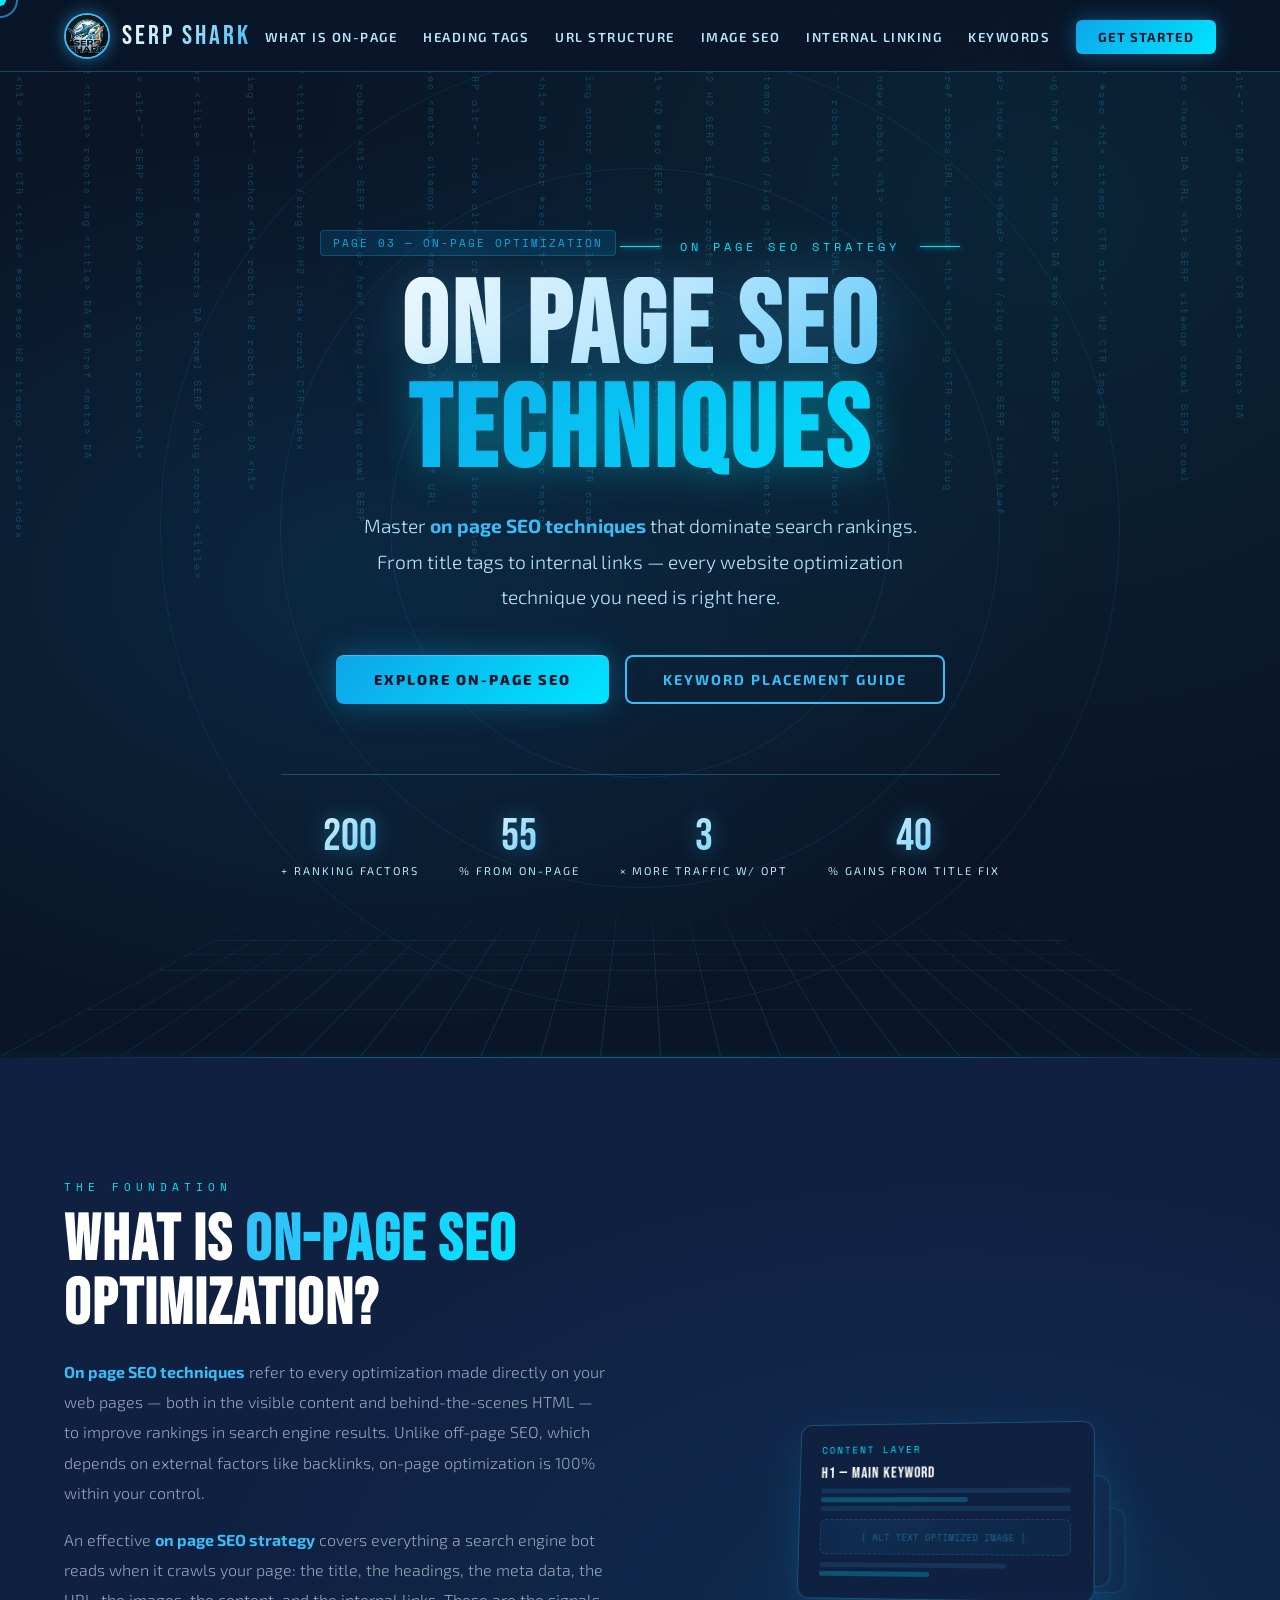
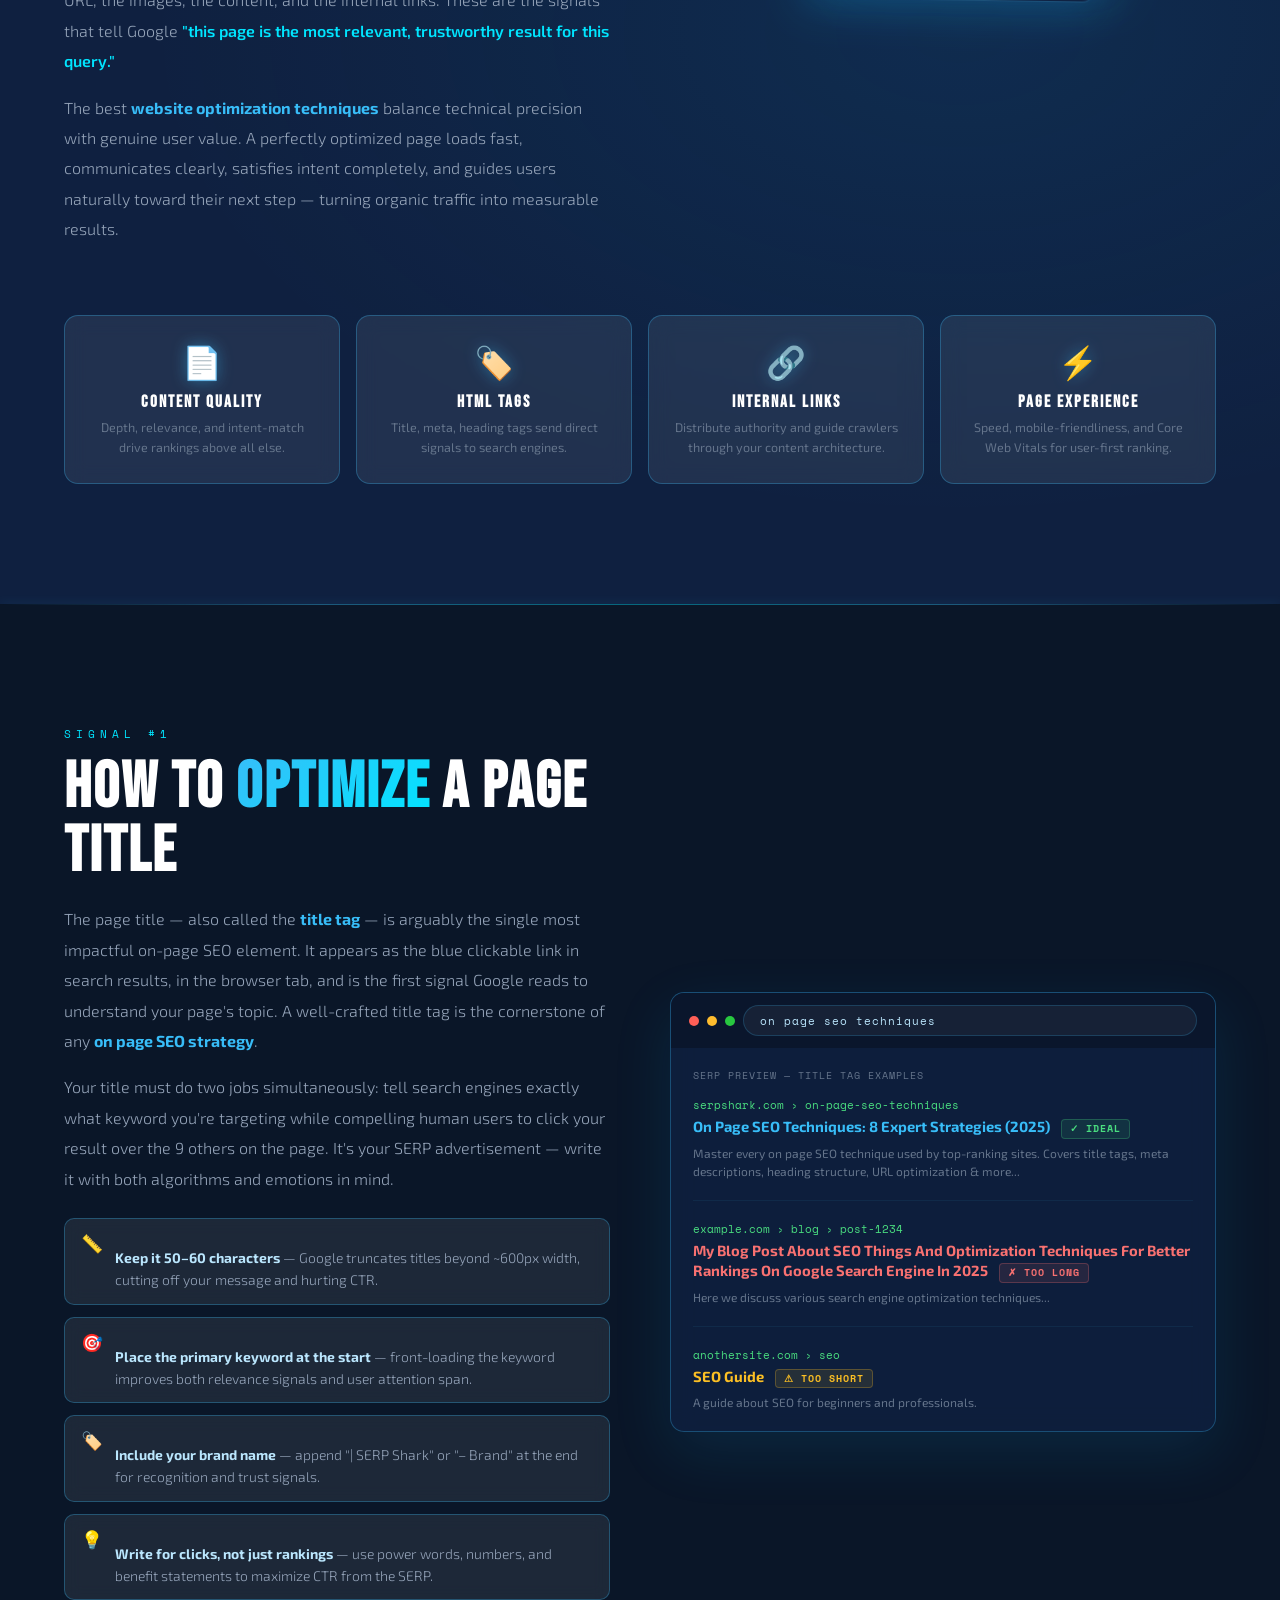
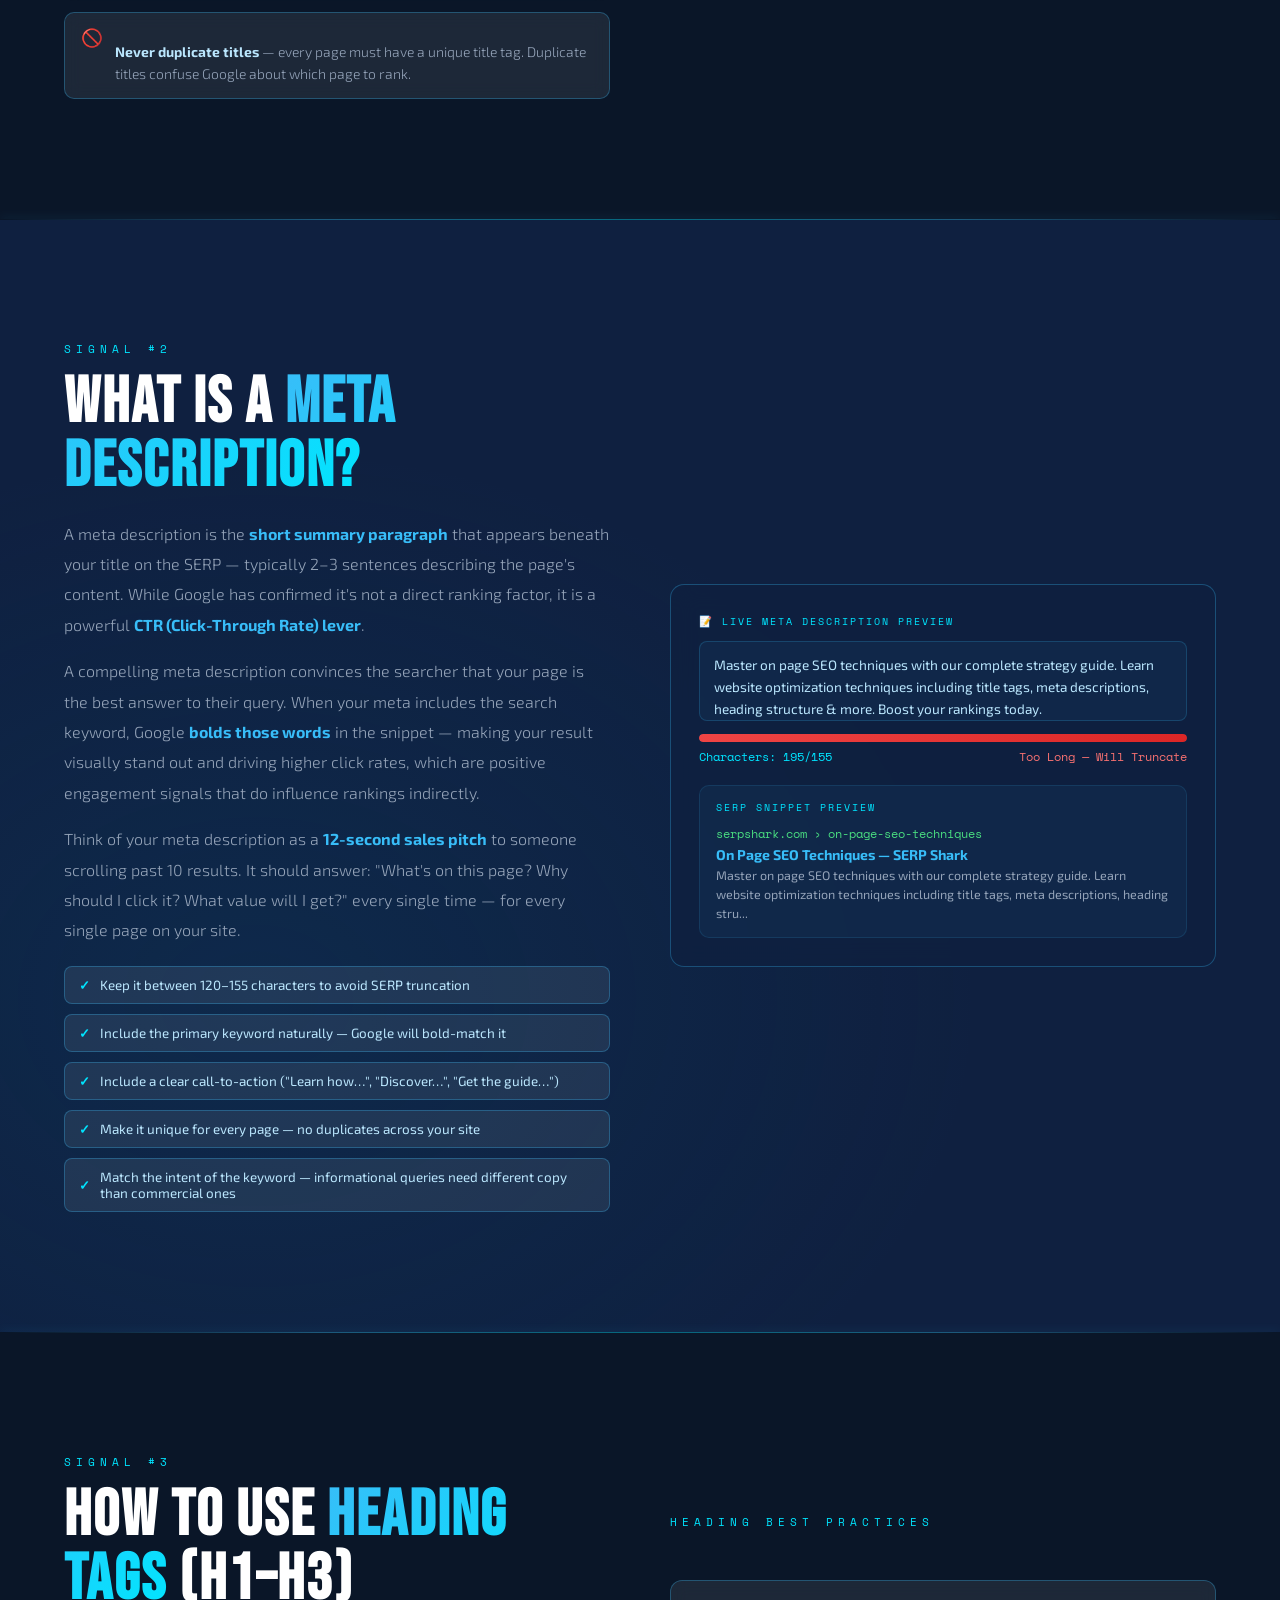
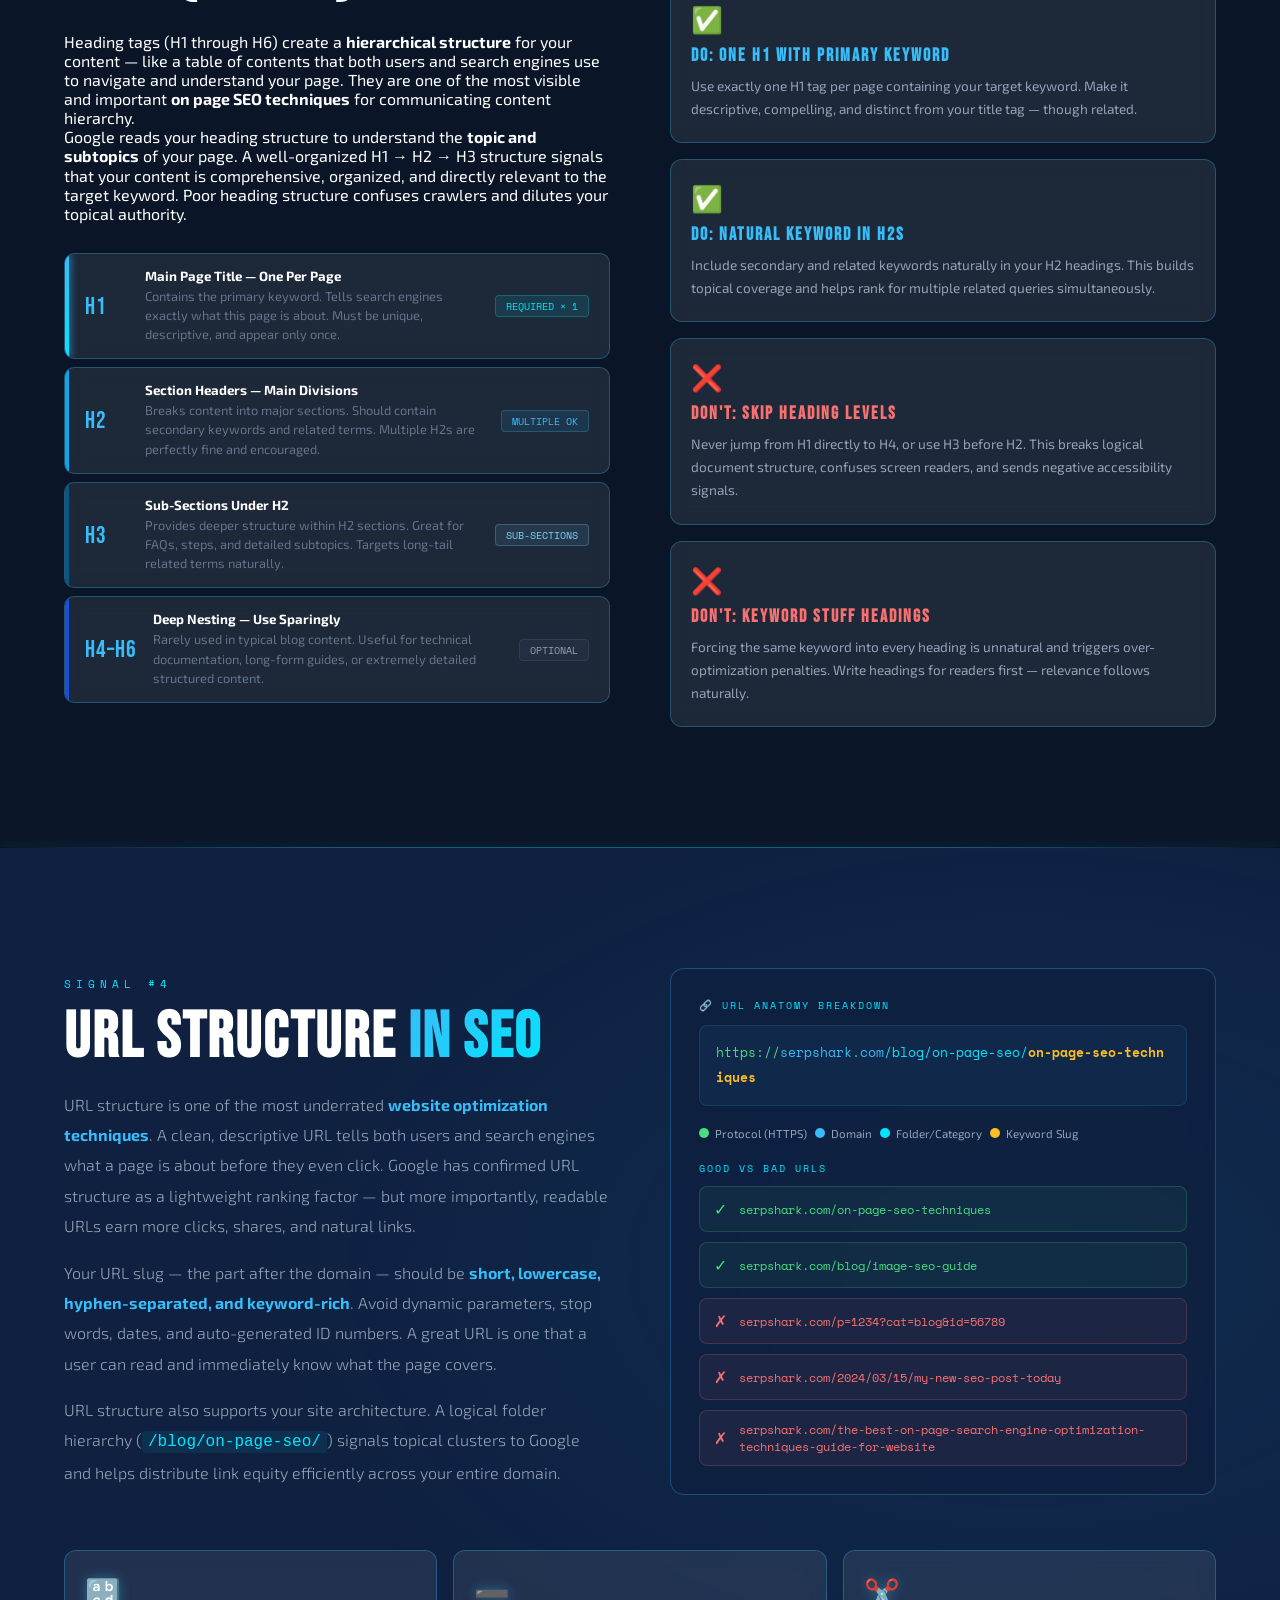
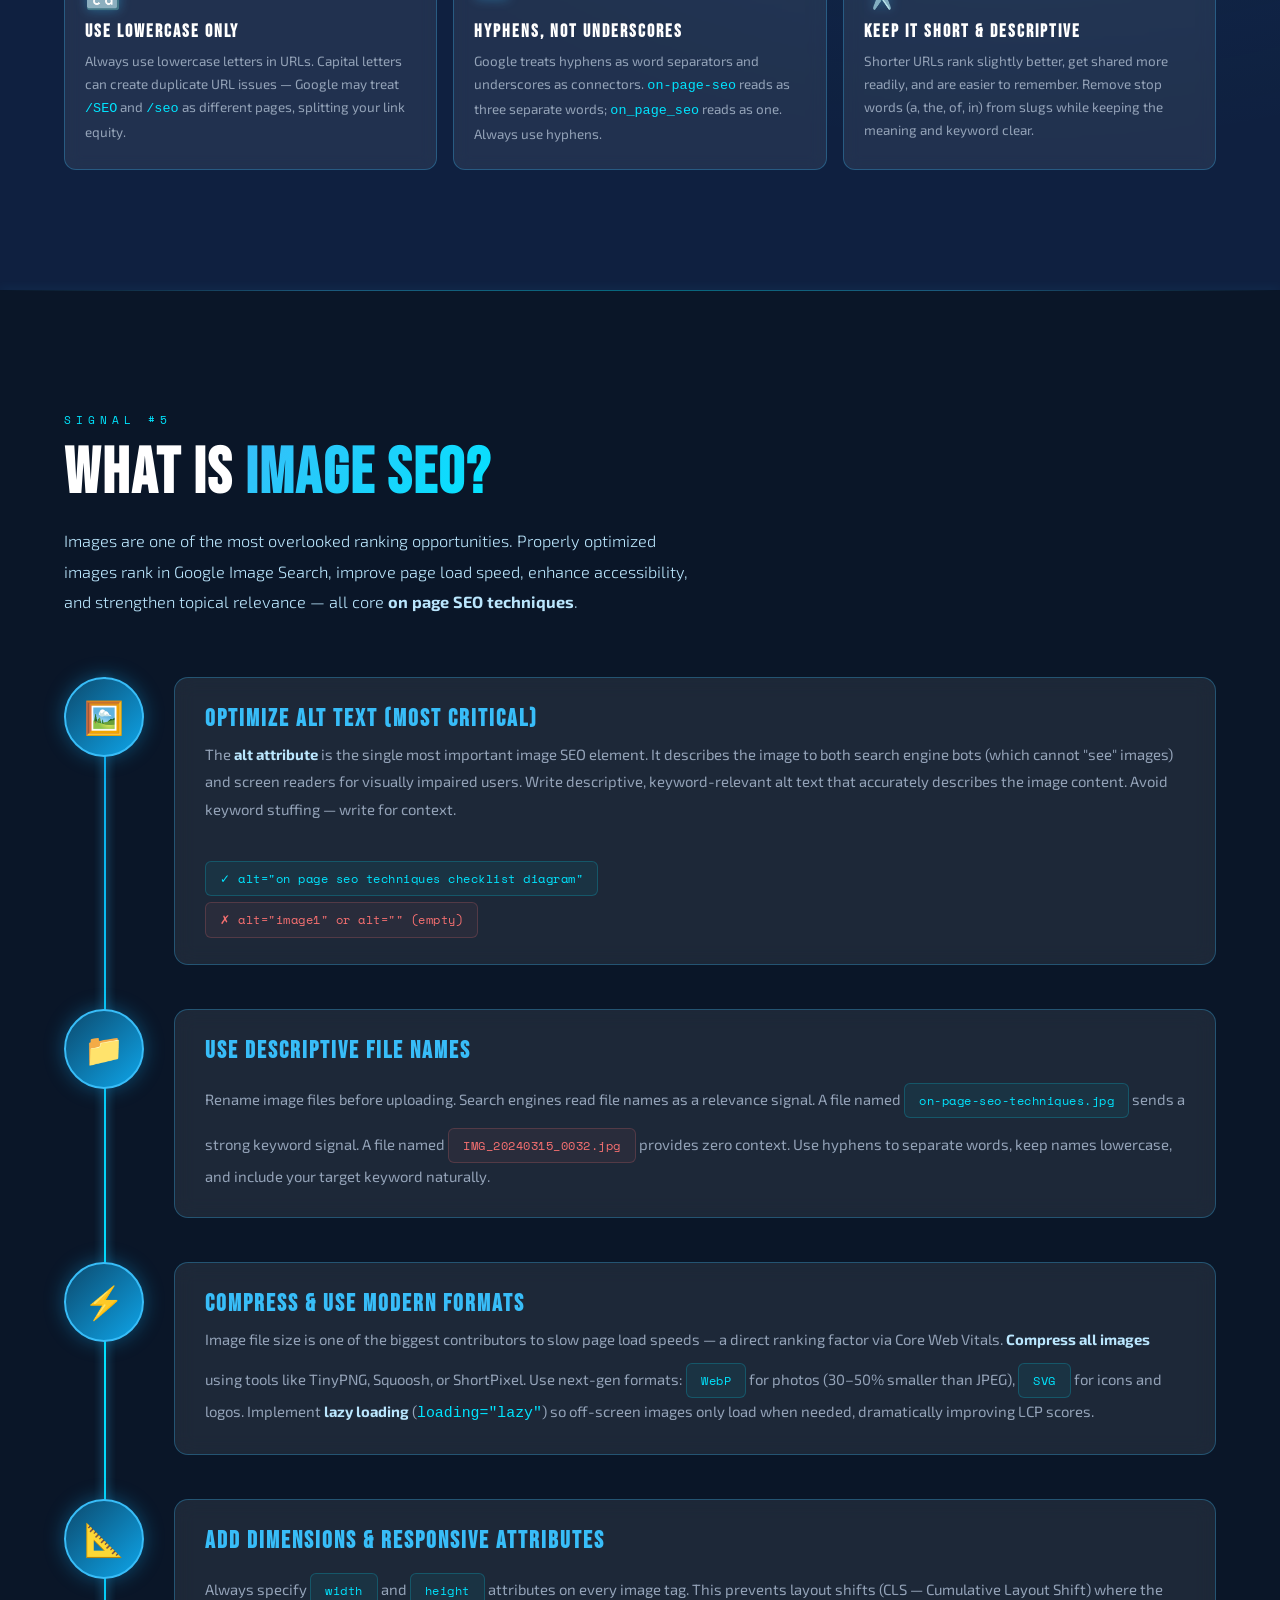
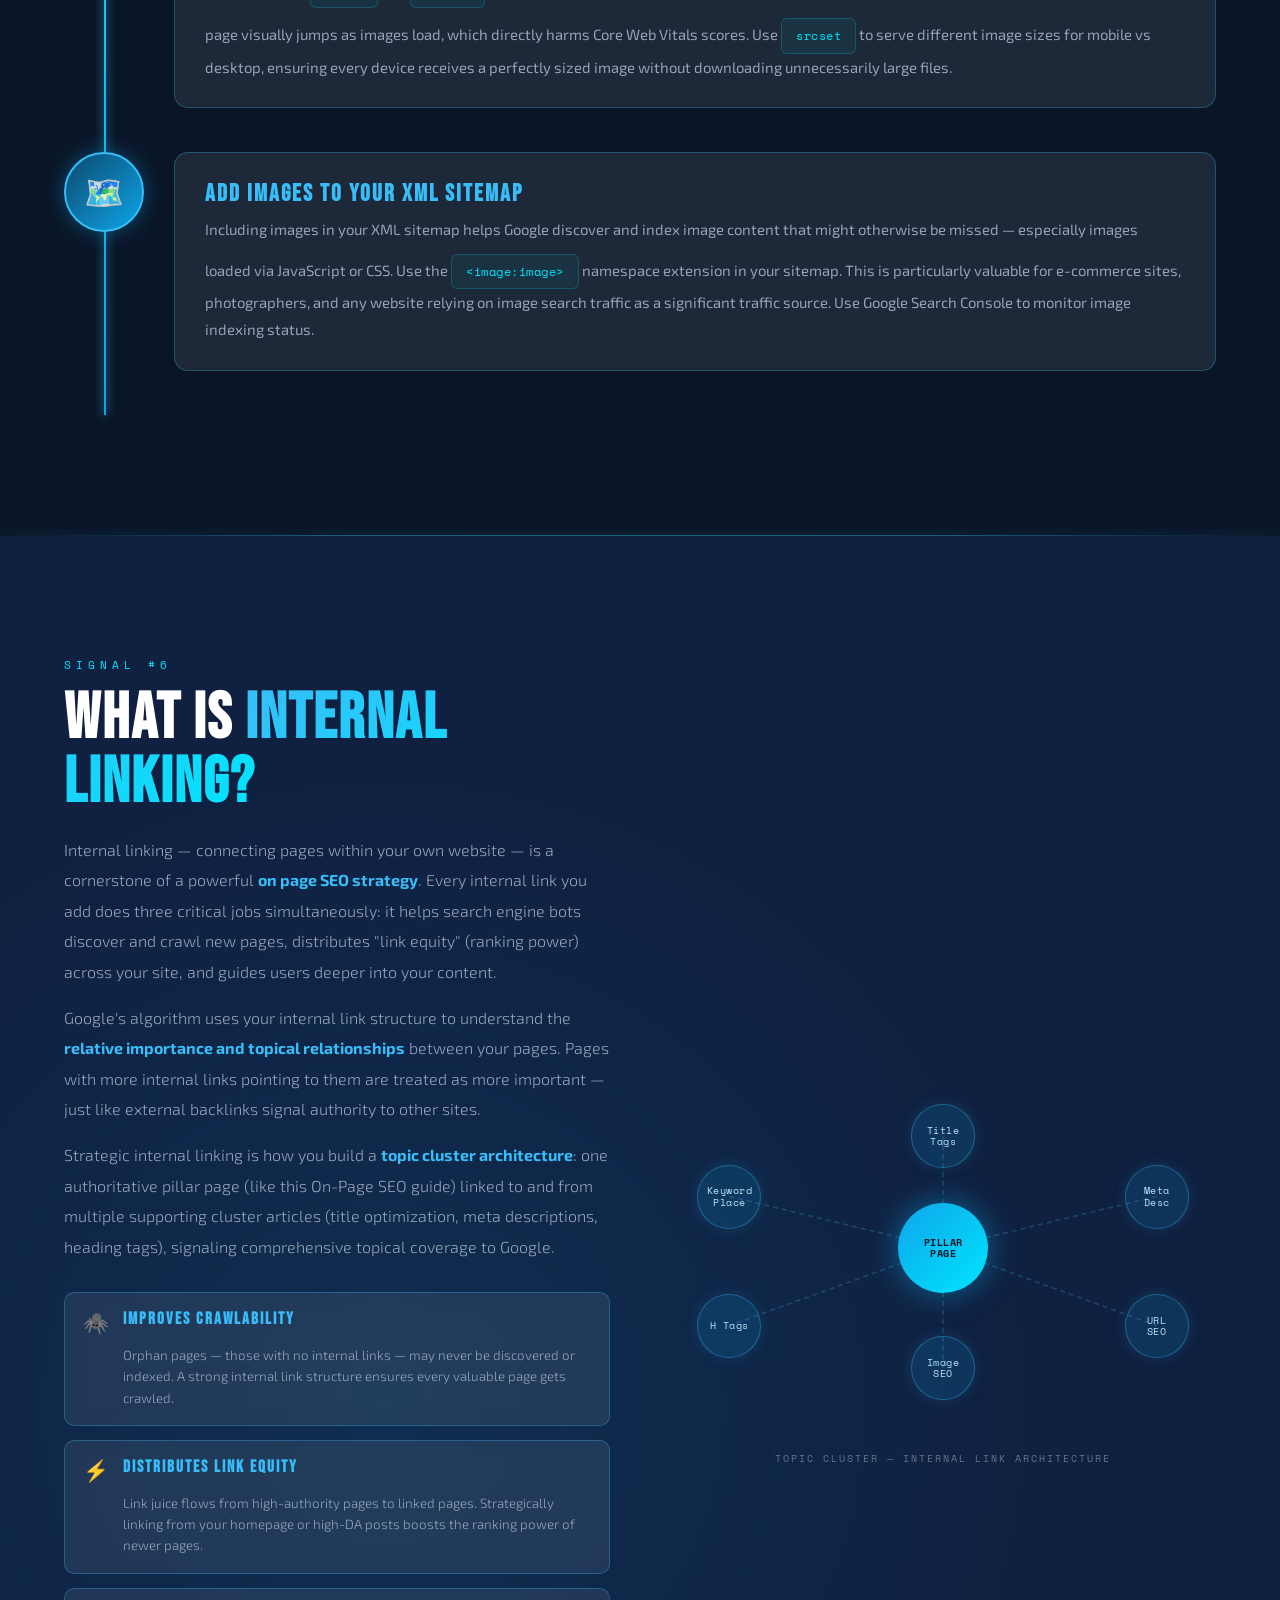
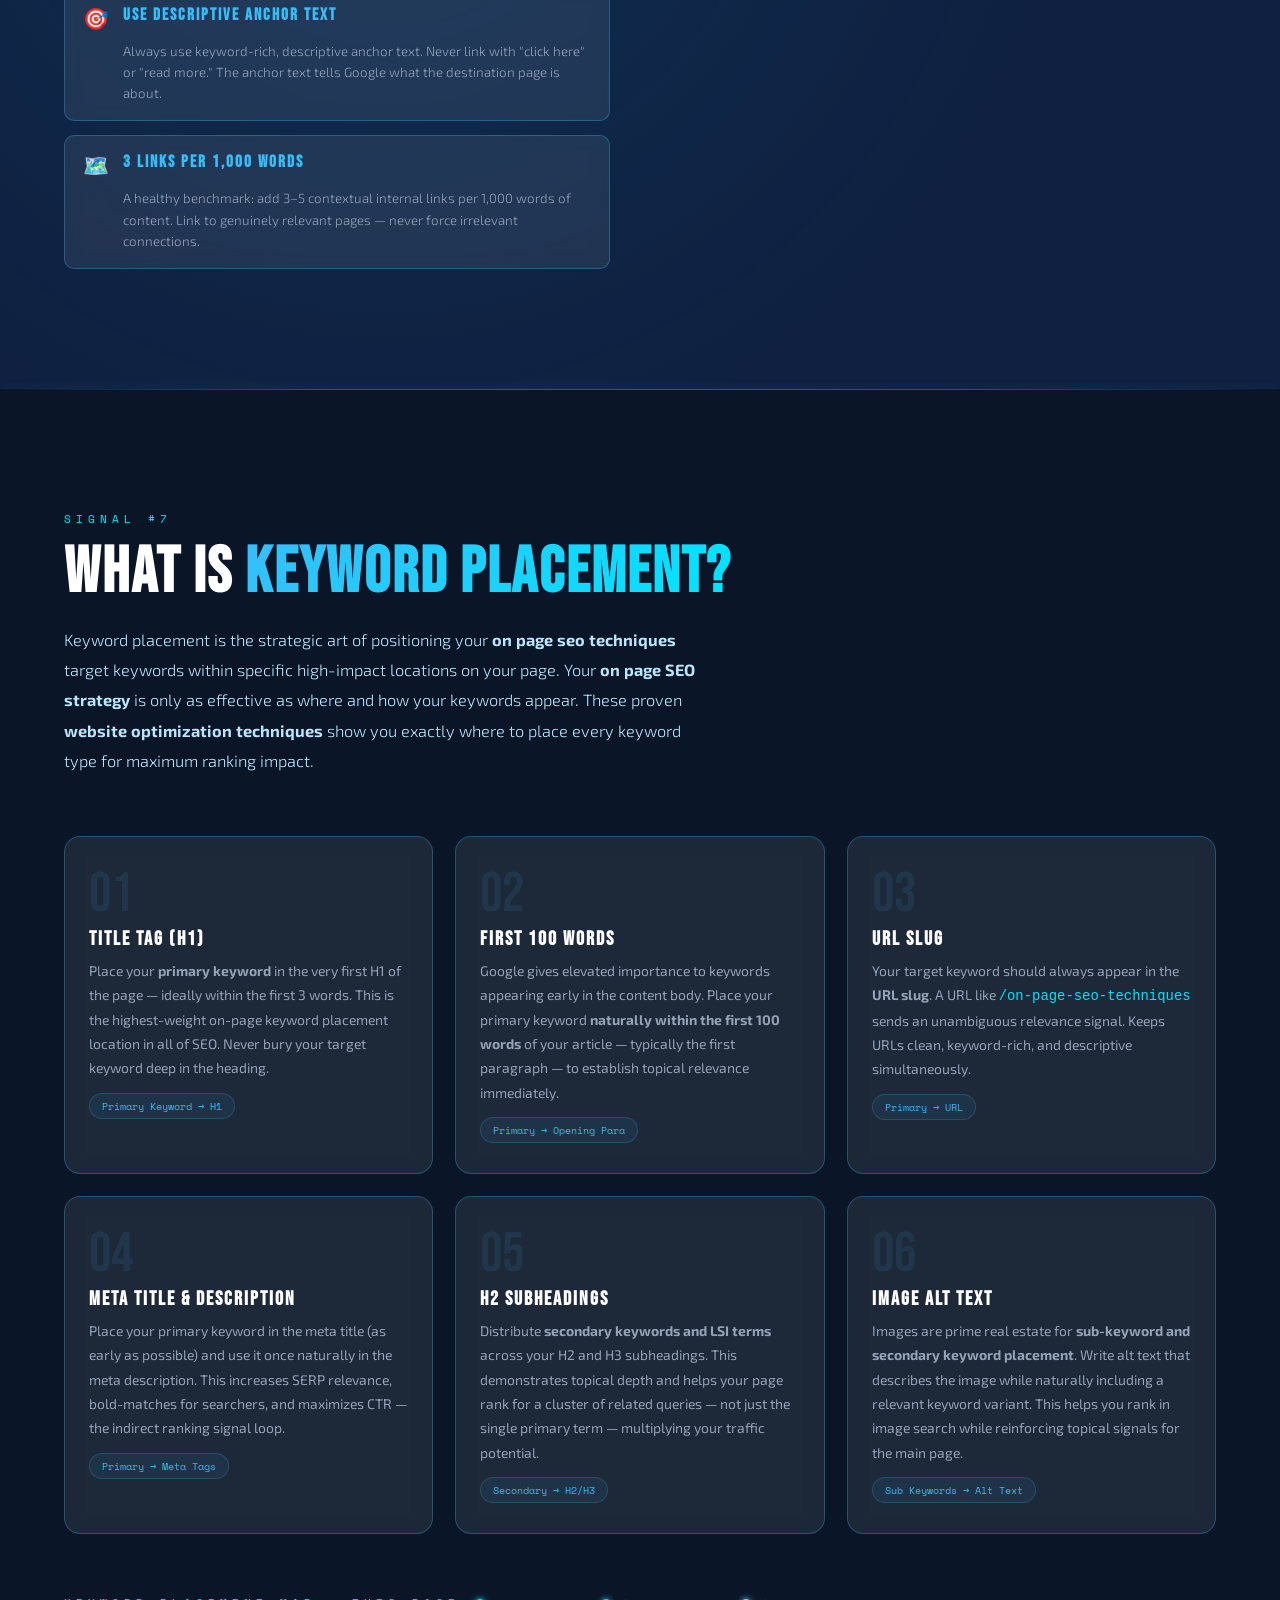
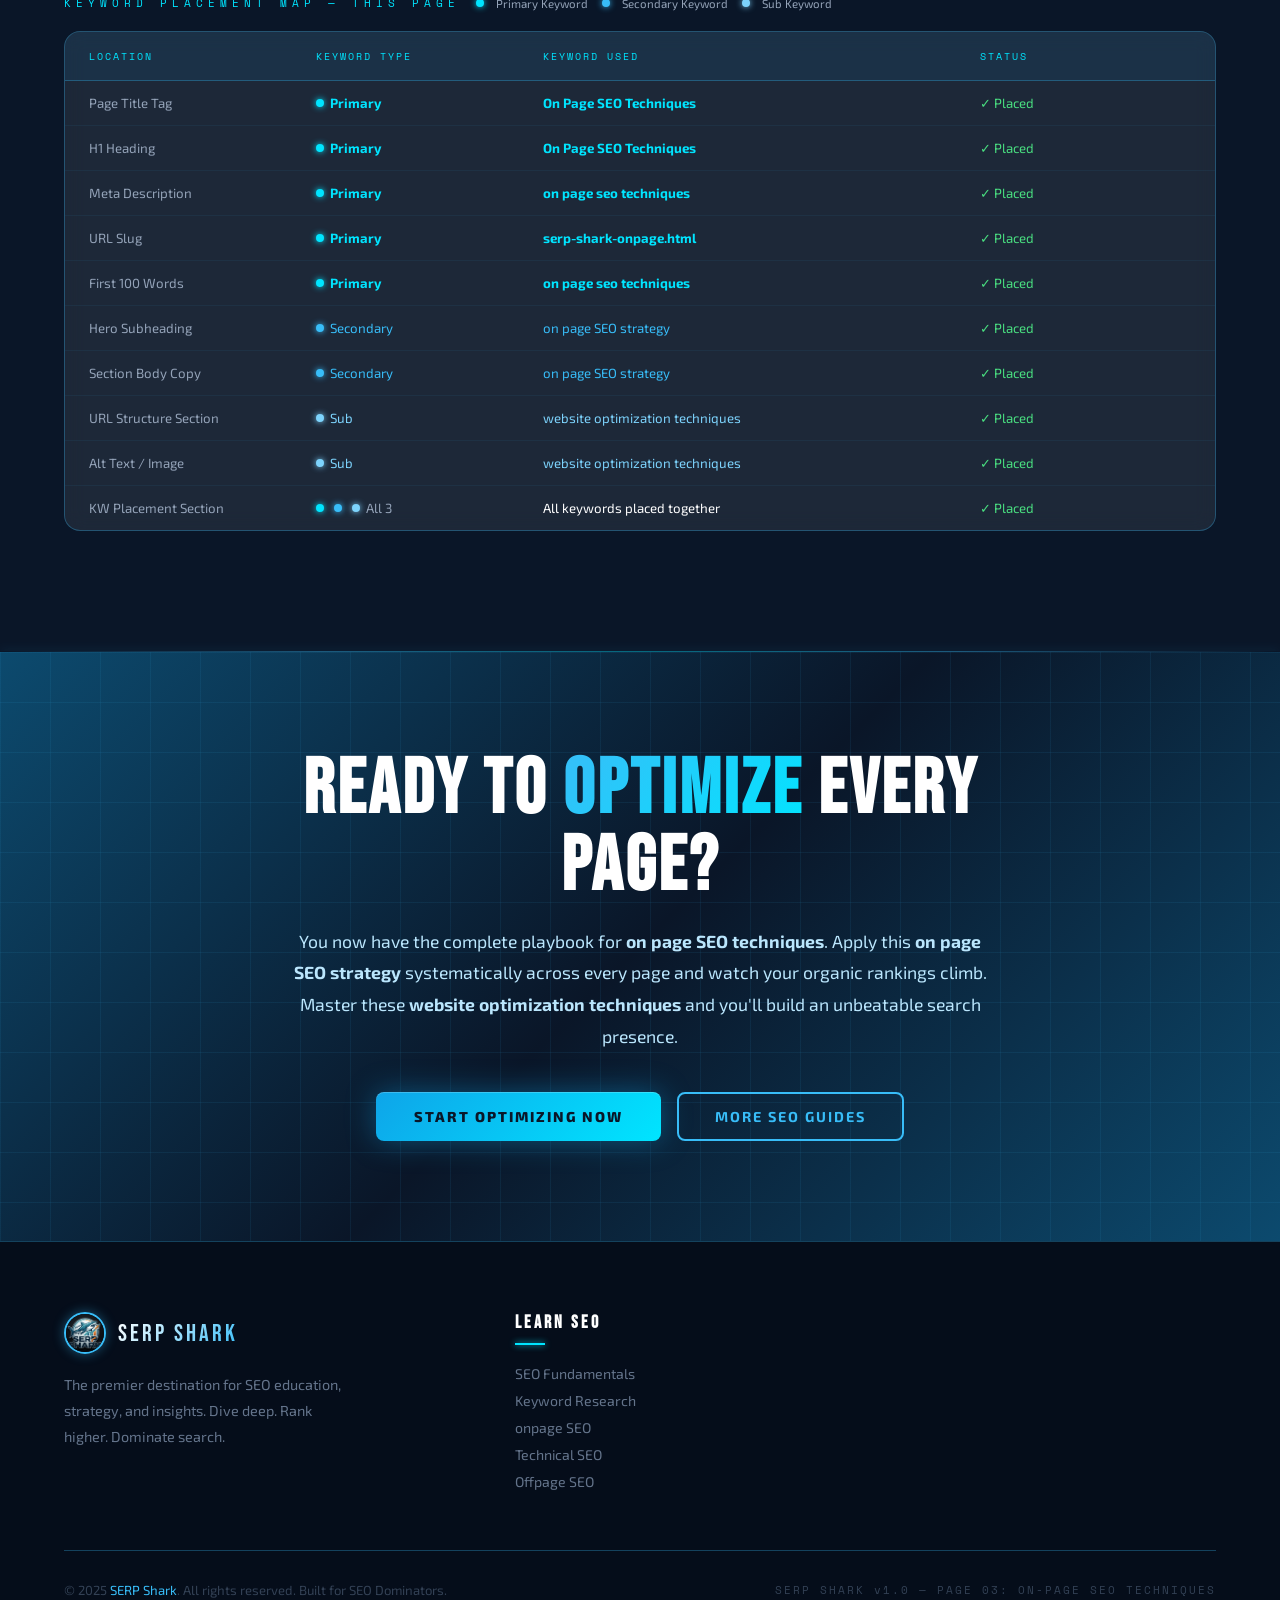
<file: onpage.html>
<!doctype html>
<html lang="en">
  <head>
    <meta charset="UTF-8" />
    <meta name="viewport" content="width=device-width, initial-scale=1.0" />
    <!-- title  -->
    <title>On Page SEO Techniques Guide | SERP Shark</title>
    <!-- css  -->
    <link rel="stylesheet" href="css/onpage.css" />
    <!-- icon -->
    <link rel="icon" href="https://serp-shark.vercel.app/img/shark2.png" />
    <!-- meta description  -->
    <meta
      name="description"
      content="Master on-page SEO techniques to optimize your website, improve rankings,and boost traffic with this complete step-by-step guide by SERP Shark"
    />
    <link
      href="https://fonts.googleapis.com/css2?family=Bebas+Neue&family=Exo+2:wght@300;400;600;700;900&family=Space+Mono:wght@400;700&display=swap"
      rel="stylesheet"
    />
    <meta name="application-name" content="SERP Shark" />
    <!-- robots tag  -->
    <meta name="robots" content="index,follow,max-image-preview:large" />
    <!-- canonical tag  -->
    <link rel="canonical" href="https://serp-shark.vercel.app/onpage.html" />
    <!-- opengraph tag -->
    <meta name="og:type" content="website" />
    <meta name="og:site_name" content="SERP shark" />
    <meta name="og:title" content="On Page SEO Techniques Guide | SERP Shark" />
    <meta
      name="og:description"
      content="Master on-page SEO techniques to optimize your website, improve rankings,and boost traffic with this complete step-by-step guide by SERP Shark"
    />
    <meta name="og:image" content="https://serp-shark.vercel.app/shark.webp" />
    <meta name="og:url" content="https://serp-shark.vercel.app/onpage.html" />

    <!-- twitter tag  -->
    <meta name="twitter:card" content="summary_large_image" />
    <meta
      name="twitter:title"
      content="On Page SEO Techniques Guide | SERP Shark"
    />
    <meta
      name="twitter:description"
      content="Master on-page SEO techniques to optimize your website, improve rankings,and boost traffic with this complete step-by-step guide by SERP Shark"
    />
    <meta name="twitter:image" content="https://serp-shark.vercel.app/shark.webp" />
    <meta
      name="twitter:url"
      content="https://serp-shark.vercel.app/onpage.html"
    />

    <script type="application/ld+json">
      {
        "@context": "https://schema.org",
        "@graph": [
          {
            "@type": "WebPage",
            "@id": "https://serp-shark.vercel.app/onpage.html/on-page-seo-techniques",
            "url": "https://serp-shark.vercel.app/onpage.html",
            "name": "On-Page SEO Techniques Guide | SERP Shark",
            "description": "Master on-page SEO techniques to optimize your website, improve rankings, and boost traffic with this complete guide by SERP Shark.",
            "inLanguage": "en",
            "isPartOf": {
              "@id": "https://serp-shark.vercel.app/onpage.html/#website"
            },
            "primaryImageOfPage": {
              "@type": "ImageObject",
              "url": "https://serp-shark.vercel.app/shark.webp"
            }
          },

          {
            "@type": "WebSite",
            "@id": "https://serp-shark.vercel.app/#website",
            "url": "https://serp-shark.vercel.app/",
            "name": "SERP Shark",
            "publisher": {
              "@id": "https://serp-shark.vercel.app/#organization"
            }
          },

          {
            "@type": "Organization",
            "@id": "https://serp-shark.vercel.app/#organization",
            "name": "SERP Shark",
            "url": "https://serp-shark.vercel.app/",
            "logo": {
              "@type": "ImageObject",
              "url": "https://serp-shark.vercel.app/img/shark2.png"
            }
          },

          {
            "@type": "Article",
            "headline": "On-Page SEO Techniques Guide",
            "description": "Master on-page SEO techniques including titles, meta tags, headings, URLs, and internal linking.",
            "image": "https://yourdomain.com/images/on-page-seo.jpg",
            "author": {
              "@type": "Organization",
              "name": "SERP Shark"
            },
            "publisher": {
              "@type": "Organization",
              "name": "SERP Shark",
              "logo": {
                "@type": "ImageObject",
                "url": "https://serp-shark.vercel.app/shark.webp"
              }
            },
            "mainEntityOfPage": {
              "@type": "WebPage",
              "@id": "https://serp-shark.vercel.app/onpage.html"
            }
          }
        ]
      }
    </script>
  </head>
  <body>
    <div class="scroll-progress" id="scrollProgress"></div>
    <div class="cursor" id="cursor"></div>
    <div class="cursor-ring" id="cursorRing"></div>

    <!-- ══════════════ NAVBAR ══════════════ -->
    <nav id="navbar">
      <a href="#hero" class="nav-logo">
        <img src="img/shark2.png" alt="SERP Shark Logo" />
        <span class="nav-brand">SERP SHARK</span>
      </a>
      <ul class="nav-links">
        <li><a href="#what-onpage">What is On-Page</a></li>
        <li><a href="#heading-tags">Heading Tags</a></li>
        <li><a href="#url-structure">URL Structure</a></li>
        <li><a href="#image-seo">Image SEO</a></li>
        <li><a href="#internal-linking">Internal Linking</a></li>
        <li><a href="#kw-placement">Keywords</a></li>
        <li><a href="#cta-strip" class="nav-cta">Get Started</a></li>
      </ul>
      <div class="hamburger" id="hamburger">
        <span></span><span></span><span></span>
      </div>
    </nav>

    <div class="mobile-menu" id="mobileMenu">
      <a href="#what-onpage" class="mob-link">What is On-Page SEO</a>
      <a href="#page-title" class="mob-link">Page Title</a>
      <a href="#meta-desc" class="mob-link">Meta Description</a>
      <a href="#heading-tags" class="mob-link">Heading Tags</a>
      <a href="#url-structure" class="mob-link">URL Structure</a>
      <a href="#image-seo" class="mob-link">Image SEO</a>
      <a href="#internal-linking" class="mob-link">Internal Linking</a>
      <a href="#kw-placement" class="mob-link">Keyword Placement</a>
    </div>

    <!-- ══════════════ HERO ══════════════ -->
    <!-- PRIMARY KEYWORD: On page SEO techniques | SECONDARY: On page SEO strategy | SUB: website optimization techniques -->
    <section id="hero">
      <div class="grid-floor"></div>
      <div class="ring-wrap">
        <div class="ring"></div>
        <div class="ring"></div>
        <div class="ring"></div>
      </div>
      <div class="code-rain" id="codeRain"></div>

      <div class="hero-content">
        <div class="hero-badge">Page 03 — On-Page Optimization</div>
        <div class="hero-eyebrow">
          <span></span> On Page SEO Strategy <span></span>
        </div>
        <h1 class="hero-title">
          <span class="line1">On Page SEO</span>
          <span class="line2">Techniques</span>
        </h1>
        <!-- Primary keyword naturally placed in subtitle -->
        <p class="hero-sub">
          Master <strong>on page SEO techniques</strong> that dominate search
          rankings. From title tags to internal links — every website
          optimization technique you need is right here.
        </p>
        <div class="hero-buttons">
          <button
            class="btn-primary"
            onclick="
              document
                .getElementById('what-onpage')
                .scrollIntoView({ behavior: 'smooth' })
            "
          >
            Explore On-Page SEO
          </button>
          <button
            class="btn-outline"
            onclick="
              document
                .getElementById('kw-placement')
                .scrollIntoView({ behavior: 'smooth' })
            "
          >
            Keyword Placement Guide
          </button>
        </div>
        <div class="hero-stats">
          <div class="stat-item">
            <span class="stat-num" data-count="200">0</span>
            <div class="stat-label">+ Ranking Factors</div>
          </div>
          <div class="stat-item">
            <span class="stat-num" data-count="55">0</span>
            <div class="stat-label">% From On-Page</div>
          </div>
          <div class="stat-item">
            <span class="stat-num" data-count="3">0</span>
            <div class="stat-label">× More Traffic w/ Opt</div>
          </div>
          <div class="stat-item">
            <span class="stat-num" data-count="40">0</span>
            <div class="stat-label">% Gains from Title Fix</div>
          </div>
        </div>
      </div>
    </section>

    <div class="glow-line"></div>

    <!-- ══════════════ WHAT IS ON-PAGE SEO ══════════════ -->
    <!-- Primary keyword: "on page seo techniques" | Sub keyword: "website optimization techniques" -->
    <section id="what-onpage">
      <div class="onpage-def-grid">
        <div class="onpage-def-text scroll-reveal">
          <span class="section-label">The Foundation</span>
          <h2 class="section-title">
            What is <span>On-Page SEO</span> Optimization?
          </h2>
          <!-- Primary keyword in opening paragraph -->
          <p>
            <strong>On page SEO techniques</strong> refer to every optimization
            made directly on your web pages — both in the visible content and
            behind-the-scenes HTML — to improve rankings in search engine
            results. Unlike off-page SEO, which depends on external factors like
            backlinks, on-page optimization is 100% within your control.
          </p>
          <p>
            An effective <strong>on page SEO strategy</strong> covers everything
            a search engine bot reads when it crawls your page: the title, the
            headings, the meta data, the URL, the images, the content, and the
            internal links. These are the signals that tell Google
            <em
              >"this page is the most relevant, trustworthy result for this
              query."</em
            >
          </p>
          <!-- Sub keyword: website optimization techniques -->
          <p>
            The best <strong>website optimization techniques</strong> balance
            technical precision with genuine user value. A perfectly optimized
            page loads fast, communicates clearly, satisfies intent completely,
            and guides users naturally toward their next step — turning organic
            traffic into measurable results.
          </p>
        </div>

        <div class="page-visual scroll-reveal delay-2">
          <div class="page-layer l3">
            <span class="pl-tag">HTML LAYER</span>
            <div class="pl-line" style="width: 70%"></div>
            <div class="pl-line" style="width: 55%"></div>
            <div class="pl-line" style="width: 80%"></div>
          </div>
          <div class="page-layer l2">
            <span class="pl-tag">META LAYER</span>
            <div class="pl-h1">Title Tag & Meta</div>
            <div class="pl-line"></div>
            <div class="pl-kw"></div>
            <div class="pl-line" style="width: 65%"></div>
          </div>
          <div class="page-layer l1">
            <span class="pl-tag">CONTENT LAYER</span>
            <div class="pl-h1">H1 — Main Keyword</div>
            <div class="pl-line"></div>
            <div class="pl-kw"></div>
            <div class="pl-line"></div>
            <div class="pl-img">[ ALT TEXT OPTIMIZED IMAGE ]</div>
            <div class="pl-line" style="width: 75%"></div>
            <div class="pl-kw" style="width: 45%"></div>
          </div>
        </div>
      </div>

      <!-- 4 PILLAR CARDS -->
      <div class="onpage-pillars" style="margin-top: 70px">
        <div class="pillar-card scroll-reveal delay-1">
          <span class="pillar-icon">📄</span>
          <h4>Content Quality</h4>
          <p>
            Depth, relevance, and intent-match drive rankings above all else.
          </p>
        </div>
        <div class="pillar-card scroll-reveal delay-2">
          <span class="pillar-icon">🏷️</span>
          <h4>HTML Tags</h4>
          <p>
            Title, meta, heading tags send direct signals to search engines.
          </p>
        </div>
        <div class="pillar-card scroll-reveal delay-3">
          <span class="pillar-icon">🔗</span>
          <h4>Internal Links</h4>
          <p>
            Distribute authority and guide crawlers through your content
            architecture.
          </p>
        </div>
        <div class="pillar-card scroll-reveal delay-4">
          <span class="pillar-icon">⚡</span>
          <h4>Page Experience</h4>
          <p>
            Speed, mobile-friendliness, and Core Web Vitals for user-first
            ranking.
          </p>
        </div>
      </div>
    </section>

    <div class="glow-line"></div>

    <!-- ══════════════ PAGE TITLE OPTIMIZATION ══════════════ -->
    <!-- Secondary keyword: "on page SEO strategy" used naturally -->
    <section id="page-title">
      <div class="title-grid">
        <div class="title-text scroll-reveal">
          <span class="section-label">Signal #1</span>
          <h2 class="section-title">
            How to <span>Optimize</span> a Page Title
          </h2>
          <p>
            The page title — also called the <strong>title tag</strong> — is
            arguably the single most impactful on-page SEO element. It appears
            as the blue clickable link in search results, in the browser tab,
            and is the first signal Google reads to understand your page's
            topic. A well-crafted title tag is the cornerstone of any
            <strong>on page SEO strategy</strong>.
          </p>
          <p>
            Your title must do two jobs simultaneously: tell search engines
            exactly what keyword you're targeting while compelling human users
            to click your result over the 9 others on the page. It's your SERP
            advertisement — write it with both algorithms and emotions in mind.
          </p>
          <div class="title-rules">
            <div class="rule-row">
              <span class="rule-icon">📏</span>
              <p>
                <strong>Keep it 50–60 characters</strong> — Google truncates
                titles beyond ~600px width, cutting off your message and hurting
                CTR.
              </p>
            </div>
            <div class="rule-row">
              <span class="rule-icon">🎯</span>
              <p>
                <strong>Place the primary keyword at the start</strong> —
                front-loading the keyword improves both relevance signals and
                user attention span.
              </p>
            </div>
            <div class="rule-row">
              <span class="rule-icon">🏷️</span>
              <p>
                <strong>Include your brand name</strong> — append "| SERP Shark"
                or "– Brand" at the end for recognition and trust signals.
              </p>
            </div>
            <div class="rule-row">
              <span class="rule-icon">💡</span>
              <p>
                <strong>Write for clicks, not just rankings</strong> — use power
                words, numbers, and benefit statements to maximize CTR from the
                SERP.
              </p>
            </div>
            <div class="rule-row">
              <span class="rule-icon">🚫</span>
              <p>
                <strong>Never duplicate titles</strong> — every page must have a
                unique title tag. Duplicate titles confuse Google about which
                page to rank.
              </p>
            </div>
          </div>
        </div>

        <div class="scroll-reveal delay-2">
          <div class="serp-preview-box">
            <div class="spb-header">
              <div class="spb-dot" style="background: #ff5f57"></div>
              <div class="spb-dot" style="background: #febc2e"></div>
              <div class="spb-dot" style="background: #28c840"></div>
              <div class="spb-searchbar">on page seo techniques</div>
            </div>
            <div class="spb-body">
              <p
                style="
                  font-family: &quot;Space Mono&quot;, monospace;
                  font-size: 0.62rem;
                  color: #64748b;
                  letter-spacing: 1px;
                  margin-bottom: 14px;
                "
              >
                SERP PREVIEW — TITLE TAG EXAMPLES
              </p>
              <div class="spb-result">
                <div class="spb-url">
                  serpshark.com › on-page-seo-techniques
                </div>
                <div class="spb-title good">
                  On Page SEO Techniques: 8 Expert Strategies (2025)
                  <span class="spb-badge badge-good">✓ IDEAL</span>
                </div>
                <div class="spb-desc">
                  Master every on page SEO technique used by top-ranking sites.
                  Covers title tags, meta descriptions, heading structure, URL
                  optimization & more...
                </div>
              </div>
              <div class="spb-result">
                <div class="spb-url">example.com › blog › post-1234</div>
                <div class="spb-title bad">
                  My Blog Post About SEO Things And Optimization Techniques For
                  Better Rankings On Google Search Engine In 2025
                  <span class="spb-badge badge-bad">✗ TOO LONG</span>
                </div>
                <div class="spb-desc">
                  Here we discuss various search engine optimization
                  techniques...
                </div>
              </div>
              <div class="spb-result">
                <div class="spb-url">anothersite.com › seo</div>
                <div class="spb-title" style="color: #fbbf24">
                  SEO Guide <span class="spb-badge badge-ok">⚠ TOO SHORT</span>
                </div>
                <div class="spb-desc">
                  A guide about SEO for beginners and professionals.
                </div>
              </div>
            </div>
          </div>
        </div>
      </div>
    </section>

    <div class="glow-line"></div>

    <!-- ══════════════ META DESCRIPTION ══════════════ -->
    <section id="meta-desc">
      <div class="meta-inner">
        <div class="meta-split">
          <div class="meta-text scroll-reveal">
            <span class="section-label">Signal #2</span>
            <h2 class="section-title">
              What is a <span>Meta Description?</span>
            </h2>
            <p>
              A meta description is the
              <strong>short summary paragraph</strong> that appears beneath your
              title on the SERP — typically 2–3 sentences describing the page's
              content. While Google has confirmed it's not a direct ranking
              factor, it is a powerful
              <strong>CTR (Click-Through Rate) lever</strong>.
            </p>
            <p>
              A compelling meta description convinces the searcher that your
              page is the best answer to their query. When your meta includes
              the search keyword, Google <strong>bolds those words</strong> in
              the snippet — making your result visually stand out and driving
              higher click rates, which are positive engagement signals that do
              influence rankings indirectly.
            </p>
            <p>
              Think of your meta description as a
              <strong>12-second sales pitch</strong> to someone scrolling past
              10 results. It should answer: "What's on this page? Why should I
              click it? What value will I get?" every single time — for every
              single page on your site.
            </p>
            <div class="meta-tips">
              <div class="meta-tip">
                Keep it between 120–155 characters to avoid SERP truncation
              </div>
              <div class="meta-tip">
                Include the primary keyword naturally — Google will bold-match
                it
              </div>
              <div class="meta-tip">
                Include a clear call-to-action ("Learn how…", "Discover…", "Get
                the guide…")
              </div>
              <div class="meta-tip">
                Make it unique for every page — no duplicates across your site
              </div>
              <div class="meta-tip">
                Match the intent of the keyword — informational queries need
                different copy than commercial ones
              </div>
            </div>
          </div>

          <div class="scroll-reveal delay-2">
            <div class="meta-counter-box">
              <div class="mcb-label">📝 Live Meta Description Preview</div>
              <textarea
                class="mcb-textarea"
                id="metaInput"
                placeholder="Type your meta description here..."
              >
Master on page SEO techniques with our complete strategy guide. Learn website optimization techniques including title tags, meta descriptions, heading structure & more. Boost your rankings today.</textarea
              >
              <div class="mcb-meter">
                <div class="mcb-bar-track">
                  <div
                    class="mcb-bar-fill"
                    id="metaBar"
                    style="width: 0%"
                  ></div>
                </div>
                <div class="mcb-count">
                  <span>Characters: <span id="metaCount">0</span>/155</span
                  ><span id="metaStatus"></span>
                </div>
              </div>
              <div
                style="
                  margin-top: 20px;
                  padding: 14px 16px;
                  background: rgba(56, 189, 248, 0.05);
                  border: 1px solid rgba(56, 189, 248, 0.12);
                  border-radius: 10px;
                "
              >
                <div
                  style="
                    font-family: &quot;Space Mono&quot;, monospace;
                    font-size: 0.62rem;
                    color: var(--accent);
                    letter-spacing: 2px;
                    margin-bottom: 10px;
                  "
                >
                  SERP SNIPPET PREVIEW
                </div>
                <div
                  style="
                    font-size: 0.72rem;
                    color: #4ade80;
                    font-family: &quot;Space Mono&quot;, monospace;
                    margin-bottom: 4px;
                  "
                >
                  serpshark.com › on-page-seo-techniques
                </div>
                <div
                  style="
                    font-size: 0.88rem;
                    color: var(--sky);
                    font-weight: 700;
                    margin-bottom: 4px;
                  "
                >
                  On Page SEO Techniques — SERP Shark
                </div>
                <div
                  style="font-size: 0.78rem; color: #94a3b8; line-height: 1.5"
                  id="metaPreview"
                >
                  Your meta description preview will appear here...
                </div>
              </div>
            </div>
          </div>
        </div>
      </div>
    </section>

    <div class="glow-line"></div>

    <!-- ══════════════ HEADING TAGS ══════════════ -->
    <section id="heading-tags">
      <div class="htags-inner">
        <div class="htags-grid">
          <div class="scroll-reveal">
            <span class="section-label">Signal #3</span>
            <h2 class="section-title">
              How to Use <span>Heading Tags</span> (H1–H3)
            </h2>
            <p>
              Heading tags (H1 through H6) create a
              <strong>hierarchical structure</strong> for your content — like a
              table of contents that both users and search engines use to
              navigate and understand your page. They are one of the most
              visible and important <strong>on page SEO techniques</strong> for
              communicating content hierarchy.
            </p>
            <p>
              Google reads your heading structure to understand the
              <strong>topic and subtopics</strong> of your page. A
              well-organized H1 → H2 → H3 structure signals that your content is
              comprehensive, organized, and directly relevant to the target
              keyword. Poor heading structure confuses crawlers and dilutes your
              topical authority.
            </p>
            <div class="h-pyramid">
              <div class="h-tier h1-t">
                <span class="h-label">H1</span>
                <div class="h-content">
                  <h5>Main Page Title — One Per Page</h5>
                  <p>
                    Contains the primary keyword. Tells search engines exactly
                    what this page is about. Must be unique, descriptive, and
                    appear only once.
                  </p>
                </div>
                <span class="h-badge hb-required">REQUIRED × 1</span>
              </div>
              <div class="h-tier h2-t">
                <span class="h-label">H2</span>
                <div class="h-content">
                  <h5>Section Headers — Main Divisions</h5>
                  <p>
                    Breaks content into major sections. Should contain secondary
                    keywords and related terms. Multiple H2s are perfectly fine
                    and encouraged.
                  </p>
                </div>
                <span class="h-badge hb-multiple">MULTIPLE OK</span>
              </div>
              <div class="h-tier h3-t">
                <span class="h-label">H3</span>
                <div class="h-content">
                  <h5>Sub-Sections Under H2</h5>
                  <p>
                    Provides deeper structure within H2 sections. Great for
                    FAQs, steps, and detailed subtopics. Targets long-tail
                    related terms naturally.
                  </p>
                </div>
                <span class="h-badge hb-sub">SUB-SECTIONS</span>
              </div>
              <div class="h-tier h4-t">
                <span class="h-label">H4–H6</span>
                <div class="h-content">
                  <h5>Deep Nesting — Use Sparingly</h5>
                  <p>
                    Rarely used in typical blog content. Useful for technical
                    documentation, long-form guides, or extremely detailed
                    structured content.
                  </p>
                </div>
                <span class="h-badge hb-opt">OPTIONAL</span>
              </div>
            </div>
          </div>

          <div class="scroll-reveal delay-2" style="padding-top: 60px">
            <span
              class="section-label"
              style="display: block; margin-bottom: 20px"
              >Heading Best Practices</span
            >
            <div
              class="htags-tips-wrap"
              style="display: flex; flex-direction: column; gap: 16px"
            >
              <div class="htip">
                <span class="htip-icon">✅</span>
                <h4 class="good">Do: One H1 with Primary Keyword</h4>
                <p>
                  Use exactly one H1 tag per page containing your target
                  keyword. Make it descriptive, compelling, and distinct from
                  your title tag — though related.
                </p>
              </div>
              <div class="htip">
                <span class="htip-icon">✅</span>
                <h4 class="good">Do: Natural Keyword in H2s</h4>
                <p>
                  Include secondary and related keywords naturally in your H2
                  headings. This builds topical coverage and helps rank for
                  multiple related queries simultaneously.
                </p>
              </div>
              <div class="htip">
                <span class="htip-icon">❌</span>
                <h4 class="bad">Don't: Skip Heading Levels</h4>
                <p>
                  Never jump from H1 directly to H4, or use H3 before H2. This
                  breaks logical document structure, confuses screen readers,
                  and sends negative accessibility signals.
                </p>
              </div>
              <div class="htip">
                <span class="htip-icon">❌</span>
                <h4 class="bad">Don't: Keyword Stuff Headings</h4>
                <p>
                  Forcing the same keyword into every heading is unnatural and
                  triggers over-optimization penalties. Write headings for
                  readers first — relevance follows naturally.
                </p>
              </div>
            </div>
          </div>
        </div>
      </div>
    </section>

    <div class="glow-line"></div>

    <!-- ══════════════ URL STRUCTURE ══════════════ -->
    <!-- Sub keyword: "website optimization techniques" -->
    <section id="url-structure">
      <div class="url-inner">
        <div class="url-split">
          <div class="url-text scroll-reveal">
            <span class="section-label">Signal #4</span>
            <h2 class="section-title">URL Structure <span>in SEO</span></h2>
            <p>
              URL structure is one of the most underrated
              <strong>website optimization techniques</strong>. A clean,
              descriptive URL tells both users and search engines what a page is
              about before they even click. Google has confirmed URL structure
              as a lightweight ranking factor — but more importantly, readable
              URLs earn more clicks, shares, and natural links.
            </p>
            <p>
              Your URL slug — the part after the domain — should be
              <strong
                >short, lowercase, hyphen-separated, and keyword-rich</strong
              >. Avoid dynamic parameters, stop words, dates, and auto-generated
              ID numbers. A great URL is one that a user can read and
              immediately know what the page covers.
            </p>
            <p>
              URL structure also supports your site architecture. A logical
              folder hierarchy (<code
                style="
                  color: var(--accent);
                  background: rgba(0, 229, 255, 0.08);
                  padding: 2px 6px;
                  border-radius: 4px;
                "
                >/blog/on-page-seo/</code
              >) signals topical clusters to Google and helps distribute link
              equity efficiently across your entire domain.
            </p>
          </div>

          <div class="scroll-reveal delay-2">
            <div class="url-anatomy">
              <div class="mcb-label">🔗 URL Anatomy Breakdown</div>
              <div class="url-string">
                <span class="url-part up-proto">https://</span
                ><span class="url-part up-domain">serpshark.com</span
                ><span class="url-part up-folder">/blog/on-page-seo/</span
                ><span class="url-part up-slug">on-page-seo-techniques</span>
              </div>
              <div class="url-legend">
                <div class="url-leg-item">
                  <div class="ul-dot" style="background: #4ade80"></div>
                  Protocol (HTTPS)
                </div>
                <div class="url-leg-item">
                  <div class="ul-dot" style="background: var(--sky)"></div>
                  Domain
                </div>
                <div class="url-leg-item">
                  <div class="ul-dot" style="background: var(--accent)"></div>
                  Folder/Category
                </div>
                <div class="url-leg-item">
                  <div class="ul-dot" style="background: #fbbf24"></div>
                  Keyword Slug
                </div>
              </div>
              <div class="mcb-label" style="margin-bottom: 10px">
                GOOD vs BAD URLs
              </div>
              <div class="url-compare">
                <div class="uc-row good">
                  <span class="uc-icon">✓</span
                  >serpshark.com/on-page-seo-techniques
                </div>
                <div class="uc-row good">
                  <span class="uc-icon">✓</span
                  >serpshark.com/blog/image-seo-guide
                </div>
                <div class="uc-row bad">
                  <span class="uc-icon">✗</span
                  >serpshark.com/p=1234?cat=blog&id=56789
                </div>
                <div class="uc-row bad">
                  <span class="uc-icon">✗</span
                  >serpshark.com/2024/03/15/my-new-seo-post-today
                </div>
                <div class="uc-row bad">
                  <span class="uc-icon">✗</span
                  >serpshark.com/the-best-on-page-search-engine-optimization-techniques-guide-for-website
                </div>
              </div>
            </div>
          </div>
        </div>

        <div class="url-rules-grid" style="margin-top: 55px">
          <div class="url-rule-card scroll-reveal delay-1">
            <span class="icon">🔡</span>
            <h4>Use Lowercase Only</h4>
            <p>
              Always use lowercase letters in URLs. Capital letters can create
              duplicate URL issues — Google may treat
              <code style="color: var(--accent)">/SEO</code> and
              <code style="color: var(--accent)">/seo</code> as different pages,
              splitting your link equity.
            </p>
          </div>
          <div class="url-rule-card scroll-reveal delay-2">
            <span class="icon">➖</span>
            <h4>Hyphens, Not Underscores</h4>
            <p>
              Google treats hyphens as word separators and underscores as
              connectors.
              <code style="color: var(--accent)">on-page-seo</code> reads as
              three separate words;
              <code style="color: var(--accent)">on_page_seo</code> reads as
              one. Always use hyphens.
            </p>
          </div>
          <div class="url-rule-card scroll-reveal delay-3">
            <span class="icon">✂️</span>
            <h4>Keep It Short & Descriptive</h4>
            <p>
              Shorter URLs rank slightly better, get shared more readily, and
              are easier to remember. Remove stop words (a, the, of, in) from
              slugs while keeping the meaning and keyword clear.
            </p>
          </div>
        </div>
      </div>
    </section>

    <div class="glow-line"></div>

    <!-- ══════════════ IMAGE SEO ══════════════ -->
    <section id="image-seo">
      <div class="img-inner">
        <div class="scroll-reveal" style="margin-bottom: 60px">
          <span class="section-label">Signal #5</span>
          <h2 class="section-title">What is <span>Image SEO?</span></h2>
          <p class="section-desc">
            Images are one of the most overlooked ranking opportunities.
            Properly optimized images rank in Google Image Search, improve page
            load speed, enhance accessibility, and strengthen topical relevance
            — all core <strong>on page SEO techniques</strong>.
          </p>
        </div>

        <div class="img-pipeline">
          <div class="img-step">
            <div class="img-step-num">🖼️</div>
            <div class="img-step-body">
              <h3>Optimize Alt Text (Most Critical)</h3>
              <p>
                The <strong>alt attribute</strong> is the single most important
                image SEO element. It describes the image to both search engine
                bots (which cannot "see" images) and screen readers for visually
                impaired users. Write descriptive, keyword-relevant alt text
                that accurately describes the image content. Avoid keyword
                stuffing — write for context. <br /><br />
                <span class="code-snippet"
                  >✓ alt="on page seo techniques checklist diagram"</span
                ><br />
                <span
                  class="code-snippet"
                  style="
                    margin-top: 6px;
                    background: rgba(248, 113, 113, 0.06);
                    border-color: rgba(248, 113, 113, 0.2);
                    color: #f87171;
                  "
                  >✗ alt="image1" or alt="" (empty)</span
                >
              </p>
            </div>
          </div>
          <div class="img-step">
            <div class="img-step-num">📁</div>
            <div class="img-step-body">
              <h3>Use Descriptive File Names</h3>
              <p>
                Rename image files before uploading. Search engines read file
                names as a relevance signal. A file named
                <span class="code-snippet">on-page-seo-techniques.jpg</span>
                sends a strong keyword signal. A file named
                <span
                  class="code-snippet"
                  style="
                    color: #f87171;
                    background: rgba(248, 113, 113, 0.06);
                    border-color: rgba(248, 113, 113, 0.2);
                  "
                  >IMG_20240315_0032.jpg</span
                >
                provides zero context. Use hyphens to separate words, keep names
                lowercase, and include your target keyword naturally.
              </p>
            </div>
          </div>
          <div class="img-step">
            <div class="img-step-num">⚡</div>
            <div class="img-step-body">
              <h3>Compress & Use Modern Formats</h3>
              <p>
                Image file size is one of the biggest contributors to slow page
                load speeds — a direct ranking factor via Core Web Vitals.
                <strong>Compress all images</strong> using tools like TinyPNG,
                Squoosh, or ShortPixel. Use next-gen formats:
                <span class="code-snippet">WebP</span> for photos (30–50%
                smaller than JPEG), <span class="code-snippet">SVG</span> for
                icons and logos. Implement <strong>lazy loading</strong> (<code
                  style="color: var(--accent)"
                  >loading="lazy"</code
                >) so off-screen images only load when needed, dramatically
                improving LCP scores.
              </p>
            </div>
          </div>
          <div class="img-step">
            <div class="img-step-num">📐</div>
            <div class="img-step-body">
              <h3>Add Dimensions & Responsive Attributes</h3>
              <p>
                Always specify <span class="code-snippet">width</span> and
                <span class="code-snippet">height</span> attributes on every
                image tag. This prevents layout shifts (CLS — Cumulative Layout
                Shift) where the page visually jumps as images load, which
                directly harms Core Web Vitals scores. Use
                <span class="code-snippet">srcset</span> to serve different
                image sizes for mobile vs desktop, ensuring every device
                receives a perfectly sized image without downloading
                unnecessarily large files.
              </p>
            </div>
          </div>
          <div class="img-step">
            <div class="img-step-num">🗺️</div>
            <div class="img-step-body">
              <h3>Add Images to Your XML Sitemap</h3>
              <p>
                Including images in your XML sitemap helps Google discover and
                index image content that might otherwise be missed — especially
                images loaded via JavaScript or CSS. Use the
                <span class="code-snippet">&lt;image:image&gt;</span> namespace
                extension in your sitemap. This is particularly valuable for
                e-commerce sites, photographers, and any website relying on
                image search traffic as a significant traffic source. Use Google
                Search Console to monitor image indexing status.
              </p>
            </div>
          </div>
        </div>
      </div>
    </section>

    <div class="glow-line"></div>

    <!-- ══════════════ INTERNAL LINKING ══════════════ -->
    <!-- Secondary keyword: "on page SEO strategy" -->
    <section id="internal-linking">
      <div class="linking-inner">
        <div class="linking-grid">
          <div class="linking-text scroll-reveal">
            <span class="section-label">Signal #6</span>
            <h2 class="section-title">
              What is <span>Internal Linking?</span>
            </h2>
            <p>
              Internal linking — connecting pages within your own website — is a
              cornerstone of a powerful <strong>on page SEO strategy</strong>.
              Every internal link you add does three critical jobs
              simultaneously: it helps search engine bots discover and crawl new
              pages, distributes "link equity" (ranking power) across your site,
              and guides users deeper into your content.
            </p>
            <p>
              Google's algorithm uses your internal link structure to understand
              the
              <strong>relative importance and topical relationships</strong>
              between your pages. Pages with more internal links pointing to
              them are treated as more important — just like external backlinks
              signal authority to other sites.
            </p>
            <p>
              Strategic internal linking is how you build a
              <strong>topic cluster architecture</strong>: one authoritative
              pillar page (like this On-Page SEO guide) linked to and from
              multiple supporting cluster articles (title optimization, meta
              descriptions, heading tags), signaling comprehensive topical
              coverage to Google.
            </p>
            <div class="linking-cards">
              <div class="lc">
                <span class="lc-icon">🕷️</span>
                <div class="lc-body">
                  <h5>Improves Crawlability</h5>
                  <p>
                    Orphan pages — those with no internal links — may never be
                    discovered or indexed. A strong internal link structure
                    ensures every valuable page gets crawled.
                  </p>
                </div>
              </div>
              <div class="lc">
                <span class="lc-icon">⚡</span>
                <div class="lc-body">
                  <h5>Distributes Link Equity</h5>
                  <p>
                    Link juice flows from high-authority pages to linked pages.
                    Strategically linking from your homepage or high-DA posts
                    boosts the ranking power of newer pages.
                  </p>
                </div>
              </div>
              <div class="lc">
                <span class="lc-icon">🎯</span>
                <div class="lc-body">
                  <h5>Use Descriptive Anchor Text</h5>
                  <p>
                    Always use keyword-rich, descriptive anchor text. Never link
                    with "click here" or "read more." The anchor text tells
                    Google what the destination page is about.
                  </p>
                </div>
              </div>
              <div class="lc">
                <span class="lc-icon">🗺️</span>
                <div class="lc-body">
                  <h5>3 Links Per 1,000 Words</h5>
                  <p>
                    A healthy benchmark: add 3–5 contextual internal links per
                    1,000 words of content. Link to genuinely relevant pages —
                    never force irrelevant connections.
                  </p>
                </div>
              </div>
            </div>
          </div>

          <div class="scroll-reveal delay-2">
            <!-- LINK WEB VISUAL -->
            <div class="link-web">
              <svg id="linkSvg" xmlns="http://www.w3.org/2000/svg"></svg>
              <div class="link-node ln-center" id="nodeCenter">
                PILLAR<br />PAGE
              </div>
              <div
                class="link-node ln-sat"
                style="top: 12%; left: 50%; transform: translate(-50%, 0)"
                id="n1"
              >
                Title<br />Tags
              </div>
              <div class="link-node ln-sat" style="top: 28%; right: 5%" id="n2">
                Meta<br />Desc
              </div>
              <div class="link-node ln-sat" style="top: 62%; right: 5%" id="n3">
                URL<br />SEO
              </div>
              <div
                class="link-node ln-sat"
                style="bottom: 10%; left: 50%; transform: translate(-50%, 0)"
                id="n4"
              >
                Image<br />SEO
              </div>
              <div class="link-node ln-sat" style="top: 62%; left: 5%" id="n5">
                H Tags
              </div>
              <div class="link-node ln-sat" style="top: 28%; left: 5%" id="n6">
                Keyword<br />Place
              </div>
            </div>
            <p
              style="
                text-align: center;
                font-family: &quot;Space Mono&quot;, monospace;
                font-size: 0.65rem;
                color: #64748b;
                letter-spacing: 2px;
                margin-top: 12px;
              "
            >
              TOPIC CLUSTER — INTERNAL LINK ARCHITECTURE
            </p>
          </div>
        </div>
      </div>
    </section>

    <div class="glow-line"></div>

    <!-- ══════════════ KEYWORD PLACEMENT ══════════════ -->
    <!-- All 3 keywords: Primary, Secondary, Sub — strategically placed -->
    <section id="kw-placement">
      <div class="kp-inner">
        <div class="kp-header scroll-reveal">
          <span class="section-label">Signal #7</span>
          <h2 class="section-title">What is <span>Keyword Placement?</span></h2>
          <!-- All 3 keywords in the description -->
          <p class="section-desc">
            Keyword placement is the strategic art of positioning your
            <strong>on page seo techniques</strong> target keywords within
            specific high-impact locations on your page. Your
            <strong>on page SEO strategy</strong> is only as effective as where
            and how your keywords appear. These proven
            <strong>website optimization techniques</strong> show you exactly
            where to place every keyword type for maximum ranking impact.
          </p>
        </div>

        <div class="kp-grid">
          <div class="kp-card delay-1">
            <span class="kp-num">01</span>
            <h3>Title Tag (H1)</h3>
            <p>
              Place your <strong>primary keyword</strong> in the very first H1
              of the page — ideally within the first 3 words. This is the
              highest-weight on-page keyword placement location in all of SEO.
              Never bury your target keyword deep in the heading.
            </p>
            <span class="kp-tag">Primary Keyword → H1</span>
          </div>
          <div class="kp-card delay-2">
            <span class="kp-num">02</span>
            <h3>First 100 Words</h3>
            <p>
              Google gives elevated importance to keywords appearing early in
              the content body. Place your primary keyword
              <strong>naturally within the first 100 words</strong> of your
              article — typically the first paragraph — to establish topical
              relevance immediately.
            </p>
            <span class="kp-tag">Primary → Opening Para</span>
          </div>
          <div class="kp-card delay-3">
            <span class="kp-num">03</span>
            <h3>URL Slug</h3>
            <p>
              Your target keyword should always appear in the
              <strong>URL slug</strong>. A URL like
              <code style="color: var(--accent)">/on-page-seo-techniques</code>
              sends an unambiguous relevance signal. Keeps URLs clean,
              keyword-rich, and descriptive simultaneously.
            </p>
            <span class="kp-tag">Primary → URL</span>
          </div>
          <div class="kp-card delay-4">
            <span class="kp-num">04</span>
            <h3>Meta Title & Description</h3>
            <p>
              Place your primary keyword in the meta title (as early as
              possible) and use it once naturally in the meta description. This
              increases SERP relevance, bold-matches for searchers, and
              maximizes CTR — the indirect ranking signal loop.
            </p>
            <span class="kp-tag">Primary → Meta Tags</span>
          </div>
          <div class="kp-card delay-5">
            <span class="kp-num">05</span>
            <h3>H2 Subheadings</h3>
            <p>
              Distribute
              <strong>secondary keywords and LSI terms</strong> across your H2
              and H3 subheadings. This demonstrates topical depth and helps your
              page rank for a cluster of related queries — not just the single
              primary term — multiplying your traffic potential.
            </p>
            <span class="kp-tag">Secondary → H2/H3</span>
          </div>
          <div class="kp-card delay-6">
            <span class="kp-num">06</span>
            <h3>Image Alt Text</h3>
            <p>
              Images are prime real estate for
              <strong>sub-keyword and secondary keyword placement</strong>.
              Write alt text that describes the image while naturally including
              a relevant keyword variant. This helps you rank in image search
              while reinforcing topical signals for the main page.
            </p>
            <span class="kp-tag">Sub Keywords → Alt Text</span>
          </div>
        </div>

        <!-- KEYWORD PLACEMENT MAP TABLE -->
        <div class="scroll-reveal" style="margin-top: 60px">
          <div
            style="
              display: flex;
              align-items: center;
              gap: 16px;
              flex-wrap: wrap;
              margin-bottom: 20px;
            "
          >
            <span class="section-label" style="margin: 0"
              >Keyword Placement Map — This Page</span
            >
            <div style="display: flex; gap: 14px; flex-wrap: wrap">
              <span
                style="
                  display: flex;
                  align-items: center;
                  gap: 6px;
                  font-size: 0.72rem;
                  color: #94a3b8;
                "
                ><span class="placement-dot"></span>Primary Keyword</span
              >
              <span
                style="
                  display: flex;
                  align-items: center;
                  gap: 6px;
                  font-size: 0.72rem;
                  color: #94a3b8;
                "
                ><span class="placement-dot pd-sky"></span>Secondary
                Keyword</span
              >
              <span
                style="
                  display: flex;
                  align-items: center;
                  gap: 6px;
                  font-size: 0.72rem;
                  color: #94a3b8;
                "
                ><span class="placement-dot pd-pale"></span>Sub Keyword</span
              >
            </div>
          </div>
          <div class="kw-map-table">
            <div class="kwmt-header">
              <span>Location</span>
              <span>Keyword Type</span>
              <span>Keyword Used</span>
              <span>Status</span>
            </div>
            <div class="kwmt-row">
              <span>Page Title Tag</span>
              <span class="kw-primary"
                ><span class="placement-dot"></span>Primary</span
              >
              <span class="kw-primary">On Page SEO Techniques</span>
              <span style="color: #4ade80">✓ Placed</span>
            </div>
            <div class="kwmt-row">
              <span>H1 Heading</span>
              <span class="kw-primary"
                ><span class="placement-dot"></span>Primary</span
              >
              <span class="kw-primary">On Page SEO Techniques</span>
              <span style="color: #4ade80">✓ Placed</span>
            </div>
            <div class="kwmt-row">
              <span>Meta Description</span>
              <span class="kw-primary"
                ><span class="placement-dot"></span>Primary</span
              >
              <span class="kw-primary">on page seo techniques</span>
              <span style="color: #4ade80">✓ Placed</span>
            </div>
            <div class="kwmt-row">
              <span>URL Slug</span>
              <span class="kw-primary"
                ><span class="placement-dot"></span>Primary</span
              >
              <span class="kw-primary">serp-shark-onpage.html</span>
              <span style="color: #4ade80">✓ Placed</span>
            </div>
            <div class="kwmt-row">
              <span>First 100 Words</span>
              <span class="kw-primary"
                ><span class="placement-dot"></span>Primary</span
              >
              <span class="kw-primary">on page seo techniques</span>
              <span style="color: #4ade80">✓ Placed</span>
            </div>
            <div class="kwmt-row">
              <span>Hero Subheading</span>
              <span class="kw-secondary"
                ><span class="placement-dot pd-sky"></span>Secondary</span
              >
              <span class="kw-secondary">on page SEO strategy</span>
              <span style="color: #4ade80">✓ Placed</span>
            </div>
            <div class="kwmt-row">
              <span>Section Body Copy</span>
              <span class="kw-secondary"
                ><span class="placement-dot pd-sky"></span>Secondary</span
              >
              <span class="kw-secondary">on page SEO strategy</span>
              <span style="color: #4ade80">✓ Placed</span>
            </div>
            <div class="kwmt-row">
              <span>URL Structure Section</span>
              <span class="kw-sub"
                ><span class="placement-dot pd-pale"></span>Sub</span
              >
              <span class="kw-sub">website optimization techniques</span>
              <span style="color: #4ade80">✓ Placed</span>
            </div>
            <div class="kwmt-row">
              <span>Alt Text / Image</span>
              <span class="kw-sub"
                ><span class="placement-dot pd-pale"></span>Sub</span
              >
              <span class="kw-sub">website optimization techniques</span>
              <span style="color: #4ade80">✓ Placed</span>
            </div>
            <div class="kwmt-row">
              <span>KW Placement Section</span>
              <span
                ><span class="placement-dot"></span
                ><span
                  class="placement-dot pd-sky"
                  style="margin-left: 4px"
                ></span
                ><span
                  class="placement-dot pd-pale"
                  style="margin-left: 4px"
                ></span>
                All 3</span
              >
              <span style="color: var(--white)"
                >All keywords placed together</span
              >
              <span style="color: #4ade80">✓ Placed</span>
            </div>
          </div>
        </div>
      </div>
    </section>

    <div class="glow-line"></div>

    <!-- ══════════════ CTA ══════════════ -->
    <section id="cta-strip">
      <div class="cta-inner scroll-reveal">
        <h2>
          Ready to
          <span
            style="
              background: linear-gradient(135deg, var(--sky), var(--accent));
              -webkit-background-clip: text;
              -webkit-text-fill-color: transparent;
            "
            >Optimize</span
          >
          Every Page?
        </h2>
        <p>
          You now have the complete playbook for
          <strong>on page SEO techniques</strong>. Apply this
          <strong>on page SEO strategy</strong> systematically across every page
          and watch your organic rankings climb. Master these
          <strong>website optimization techniques</strong> and you'll build an
          unbeatable search presence.
        </p>
        <div class="cta-buttons">
          <button class="btn-primary">Start Optimizing Now</button>
          <button class="btn-outline">More SEO Guides</button>
        </div>
      </div>
    </section>

    <!-- ══════════════ FOOTER ══════════════ -->
    <footer>
      <div class="footer-grid">
        <div class="footer-brand">
          <div class="footer-logo">
            <img src="img/shark2.png" alt="SERP Shark Logo" />
            <span class="footer-logo-text">SERP SHARK</span>
          </div>
          <p>
            The premier destination for SEO education, strategy, and insights.
            Dive deep. Rank higher. Dominate search.
          </p>
        </div>
        <div class="footer-col">
          <h4>Learn SEO</h4>
          <ul>
            <li><a href="index.html">SEO Fundamentals</a></li>
            <li><a href="keyword.html">Keyword Research</a></li>
            <li><a href="onpage.html">onpage SEO</a></li>
            <li><a href="#">Technical SEO</a></li>
            <li><a href="offpage.html">Offpage SEO</a></li>
          </ul>
        </div>
      </div>
      <div class="footer-bottom">
        <p>
          © 2025 <span>SERP Shark</span>. All rights reserved. Built for SEO
          Dominators.
        </p>
        <div class="footer-badge">
          SERP SHARK v1.0 — PAGE 03: ON-PAGE SEO TECHNIQUES
        </div>
      </div>
    </footer>

    <!-- ══════════════ JS ══════════════ -->
    <script src="jfiles/onpage.js"></script>
  </body>
</html>
</file>
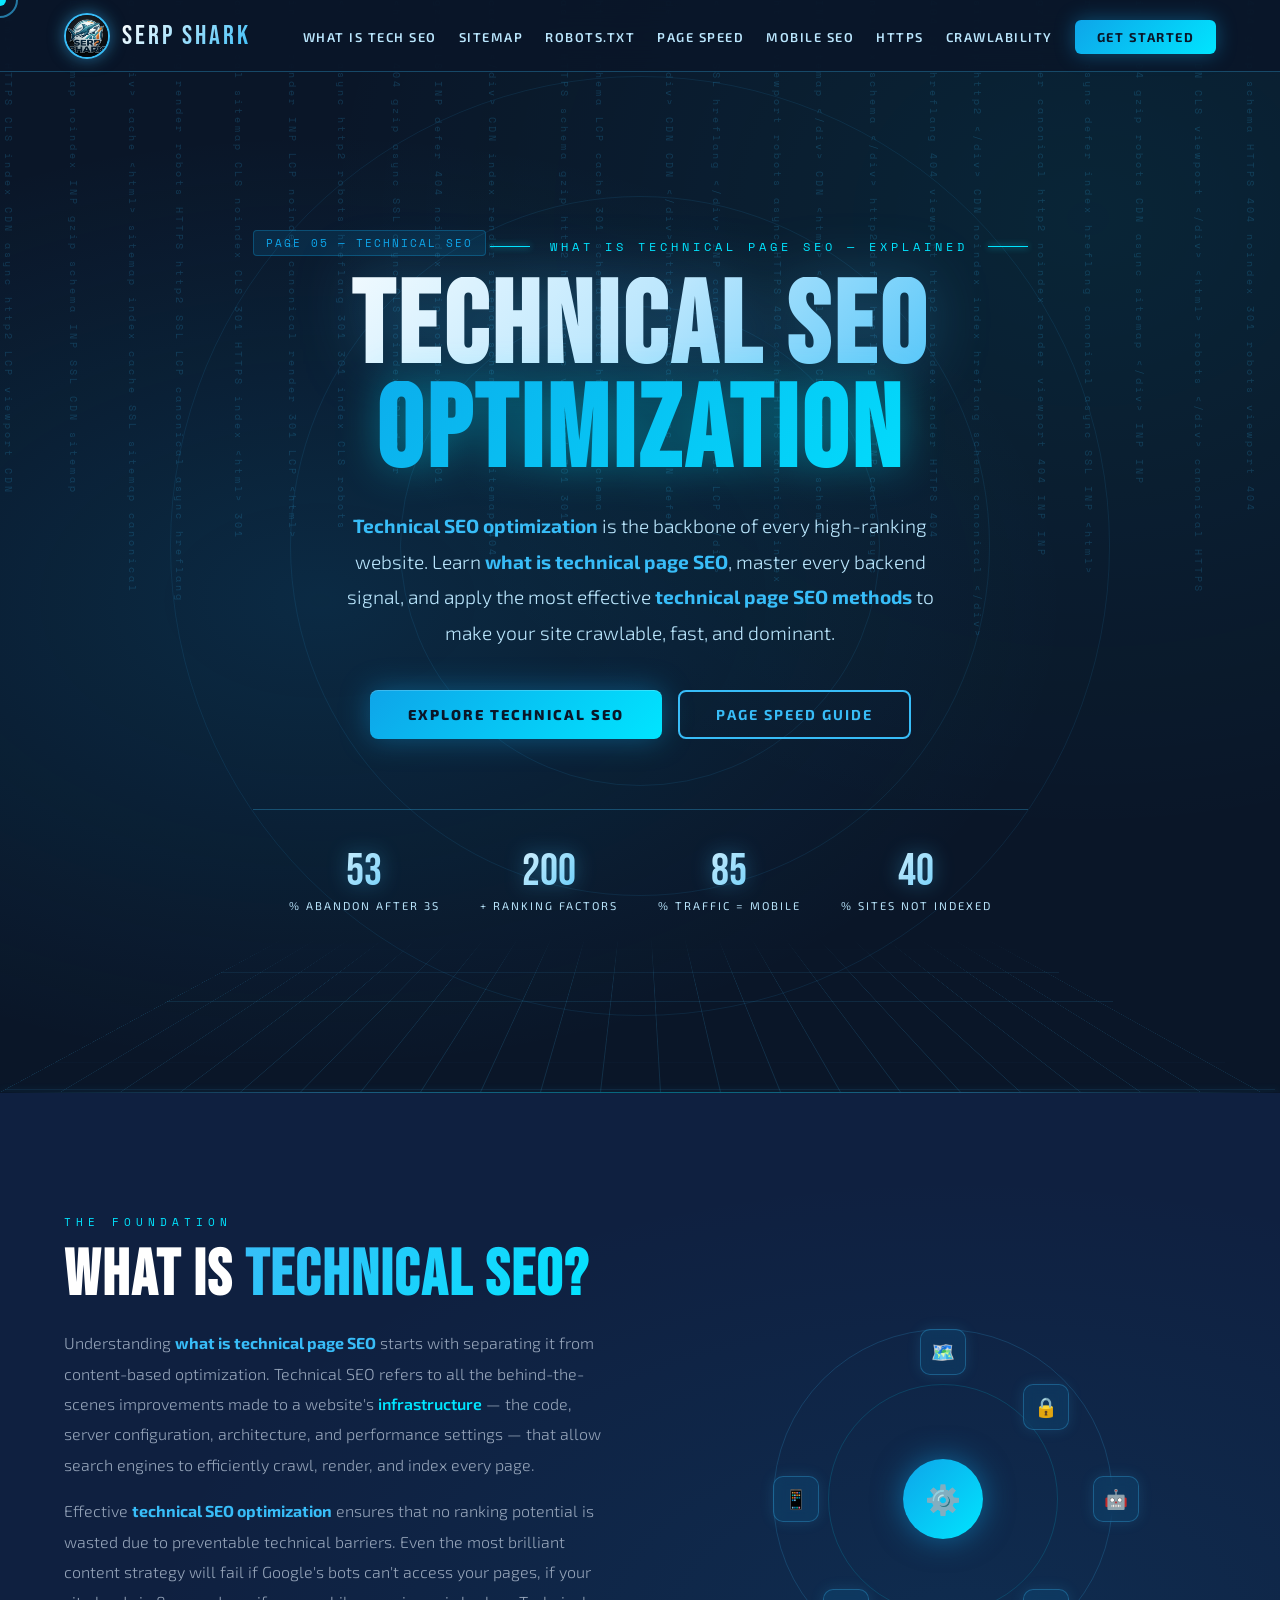
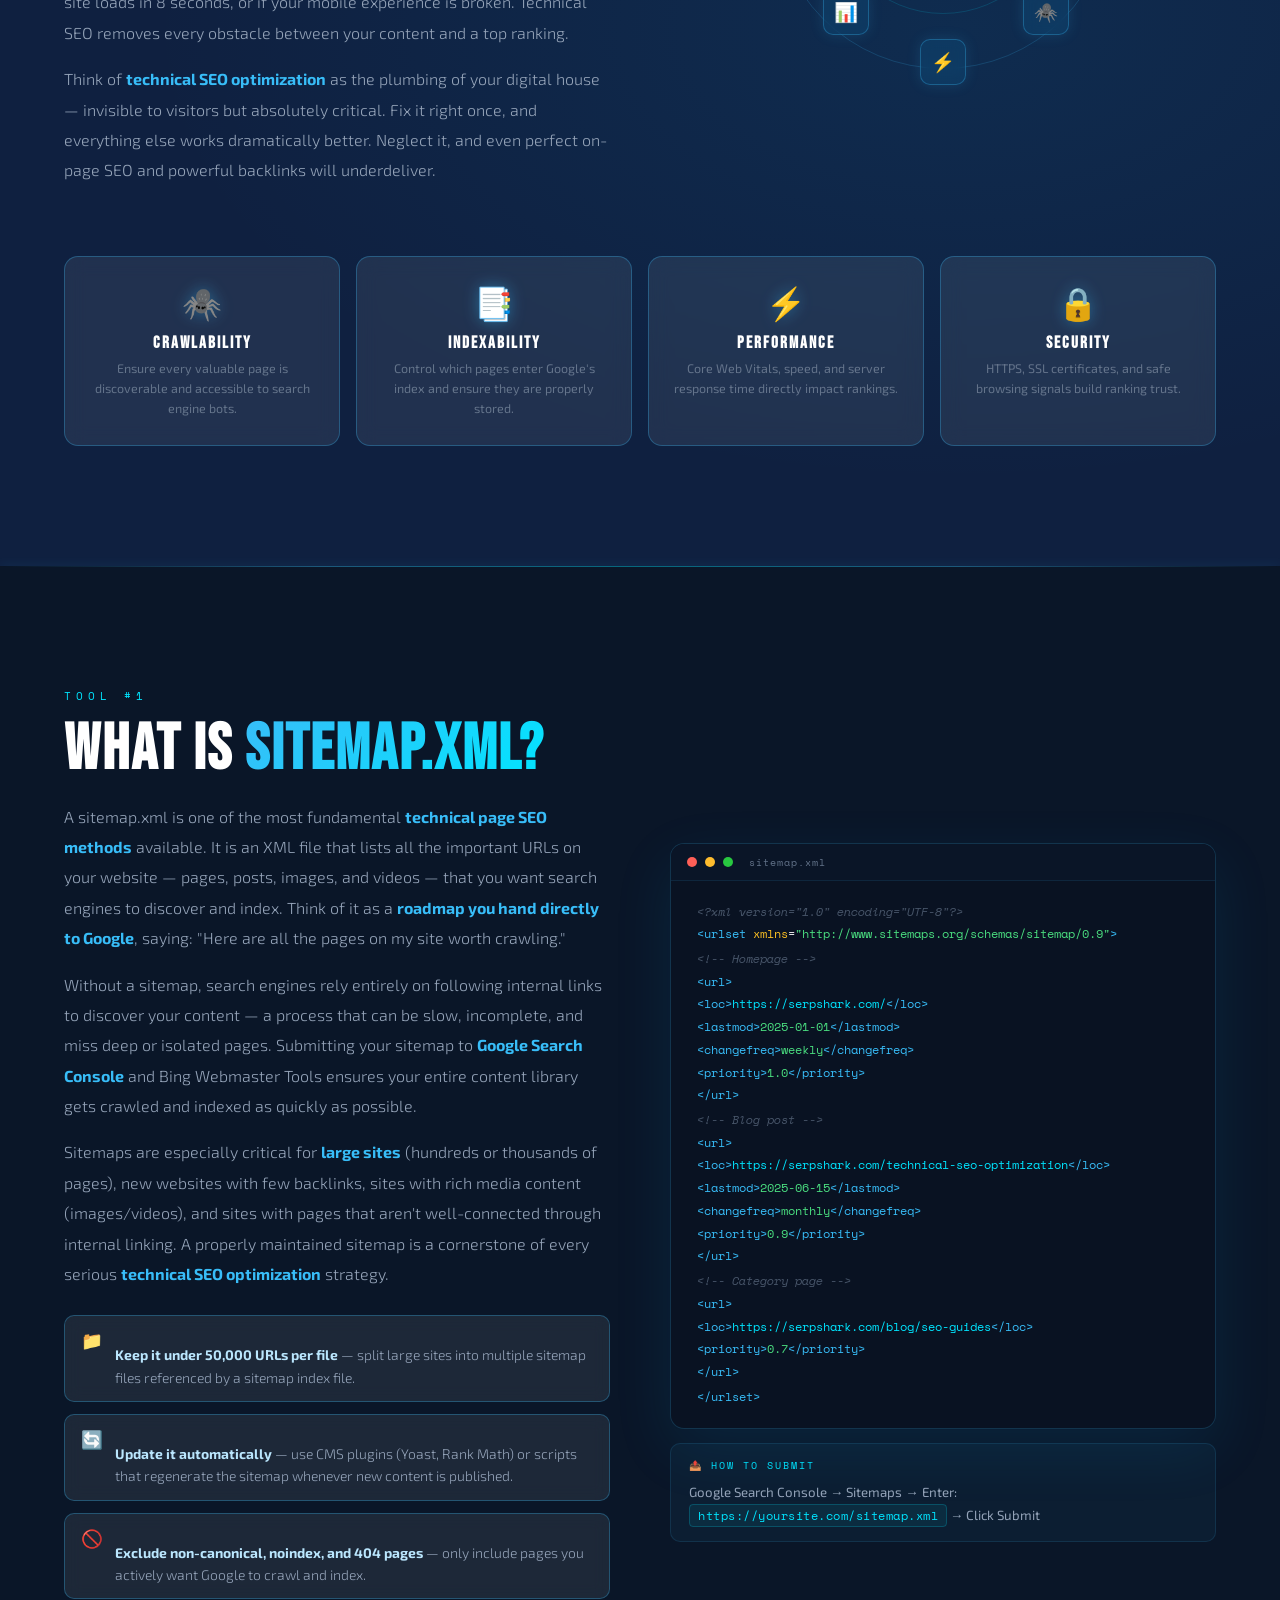
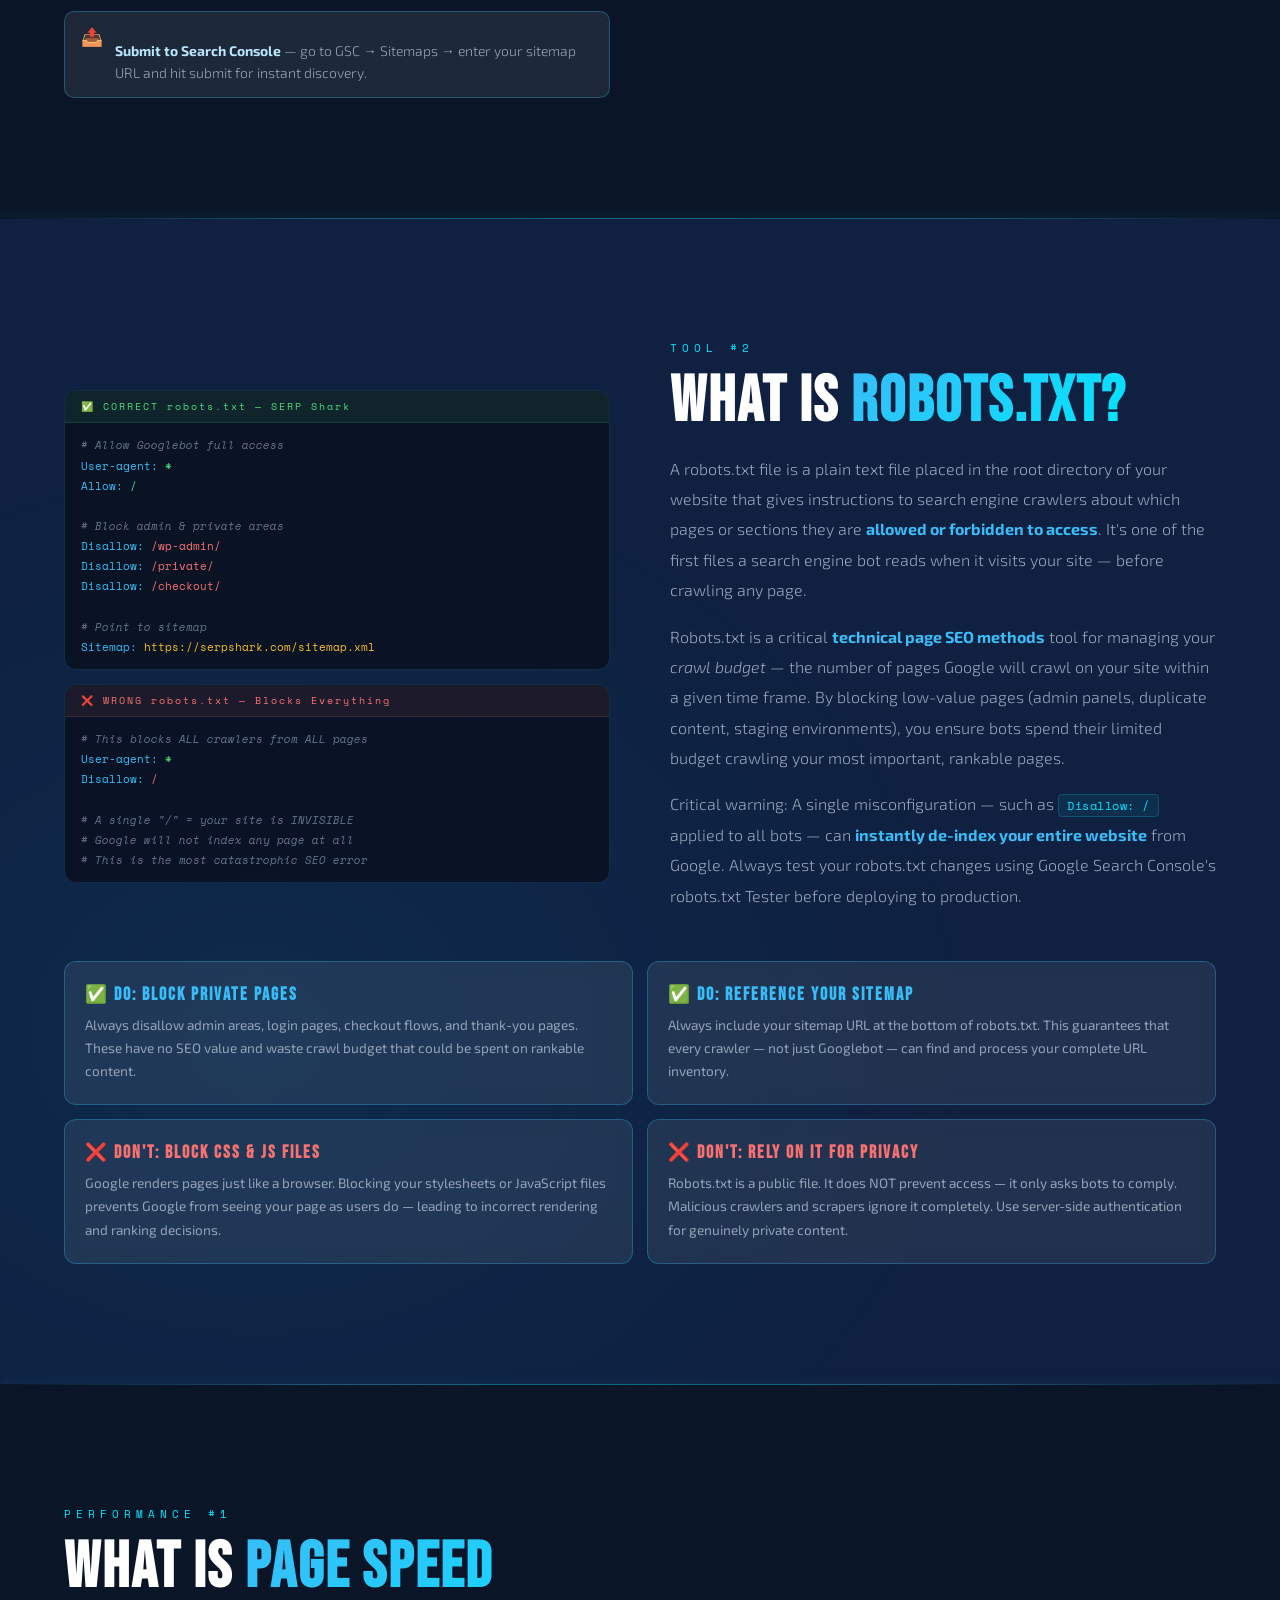
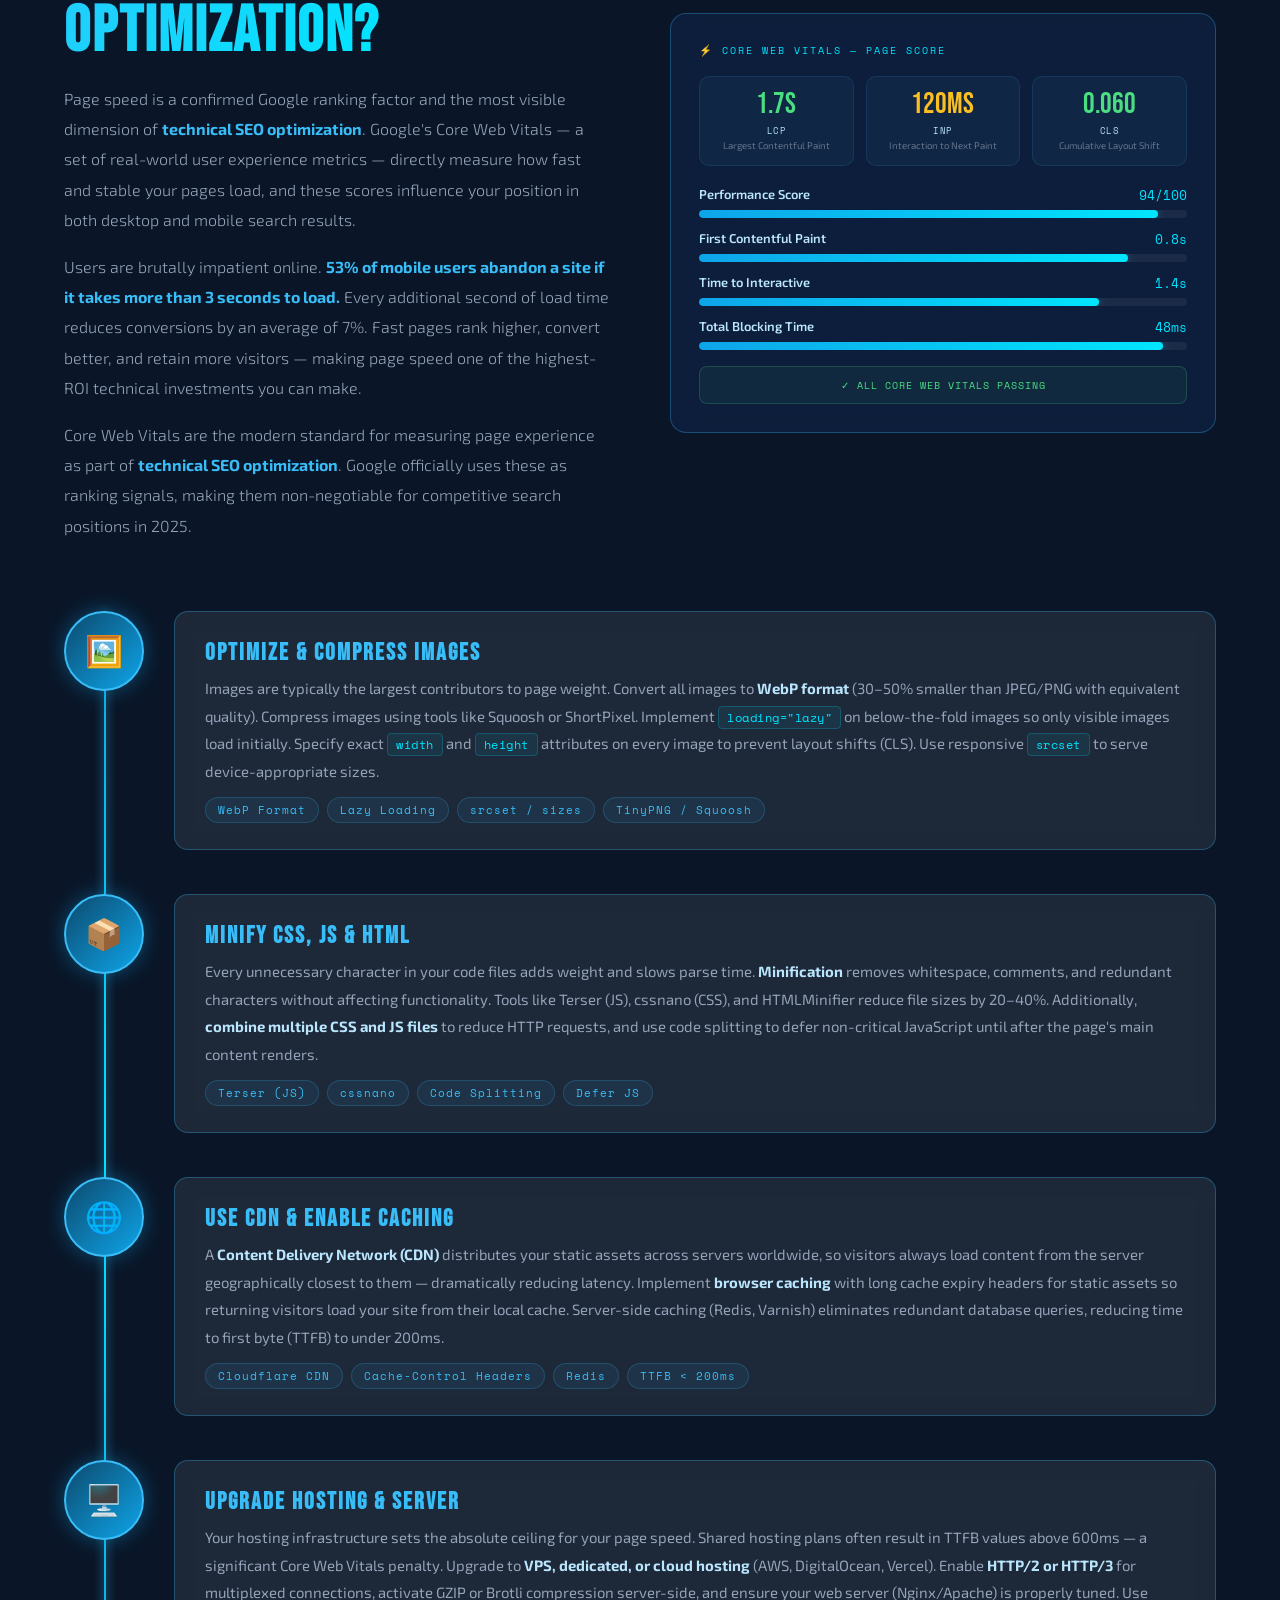
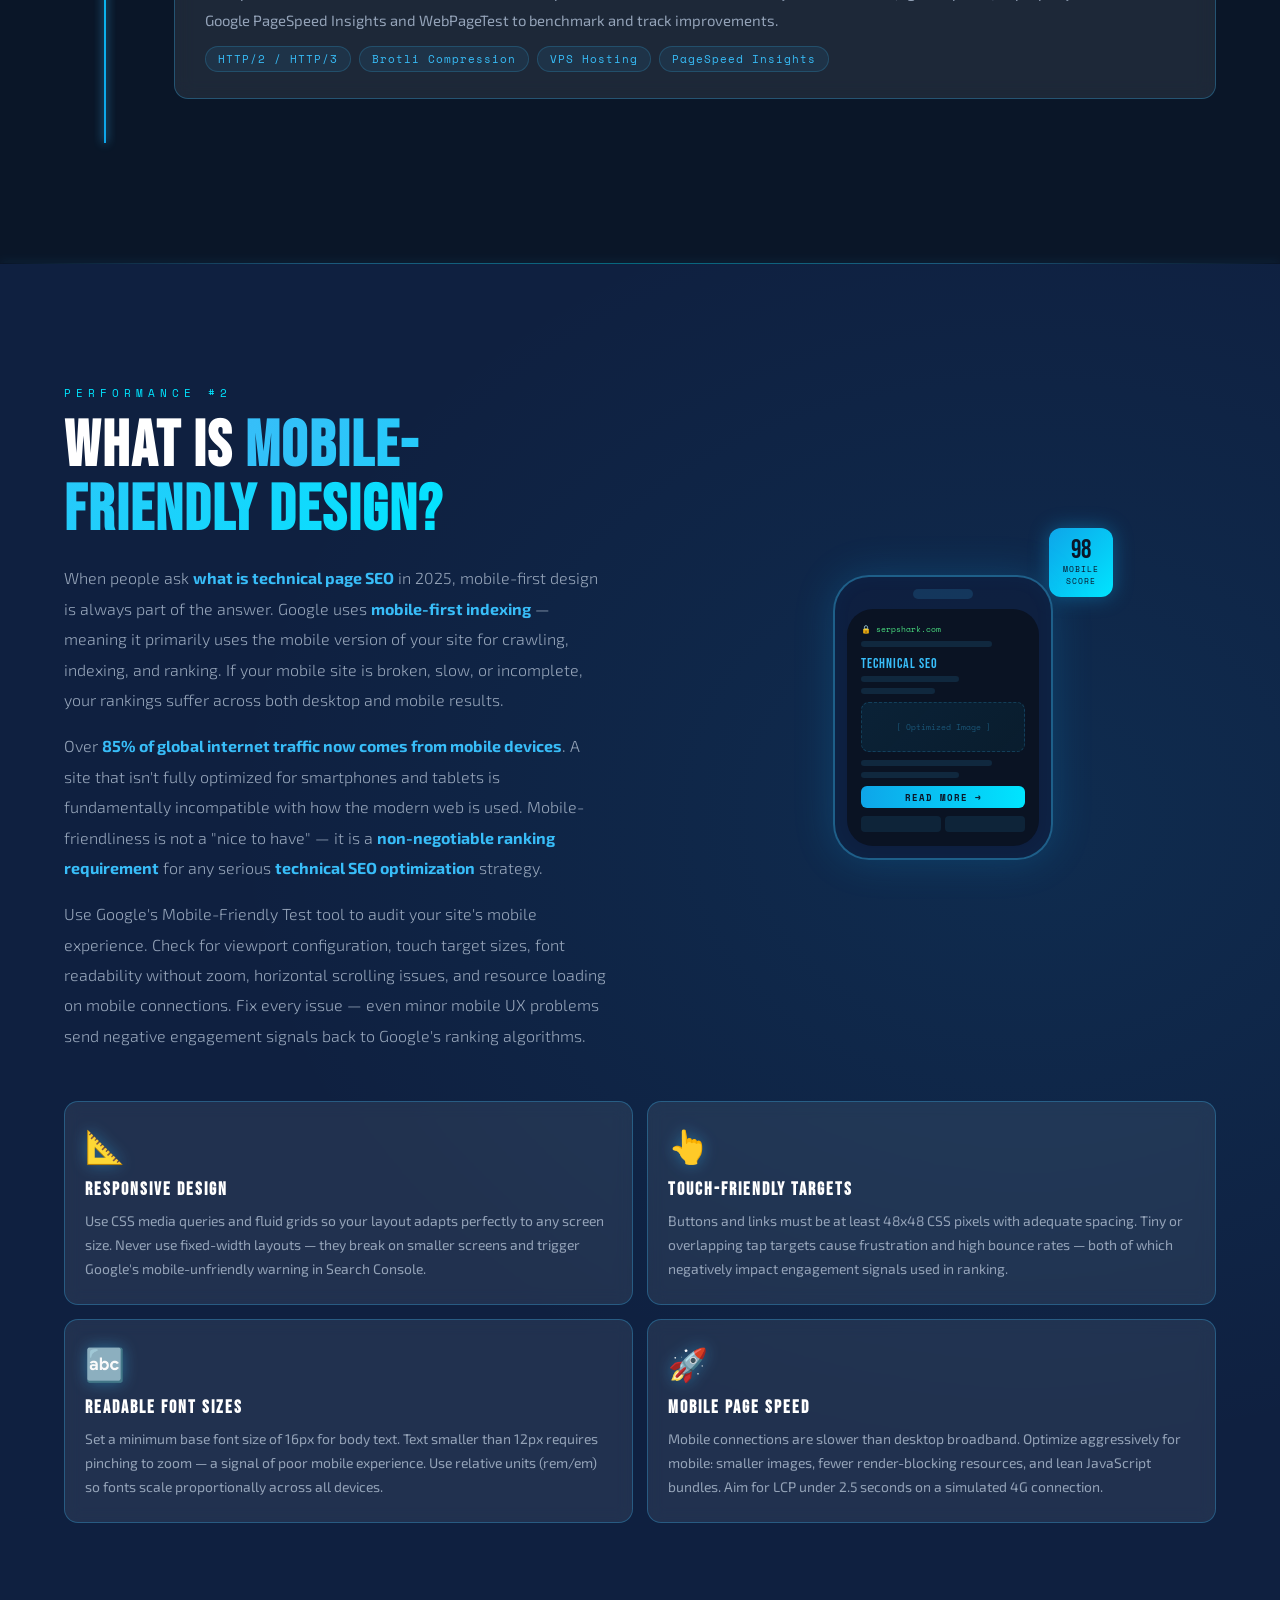
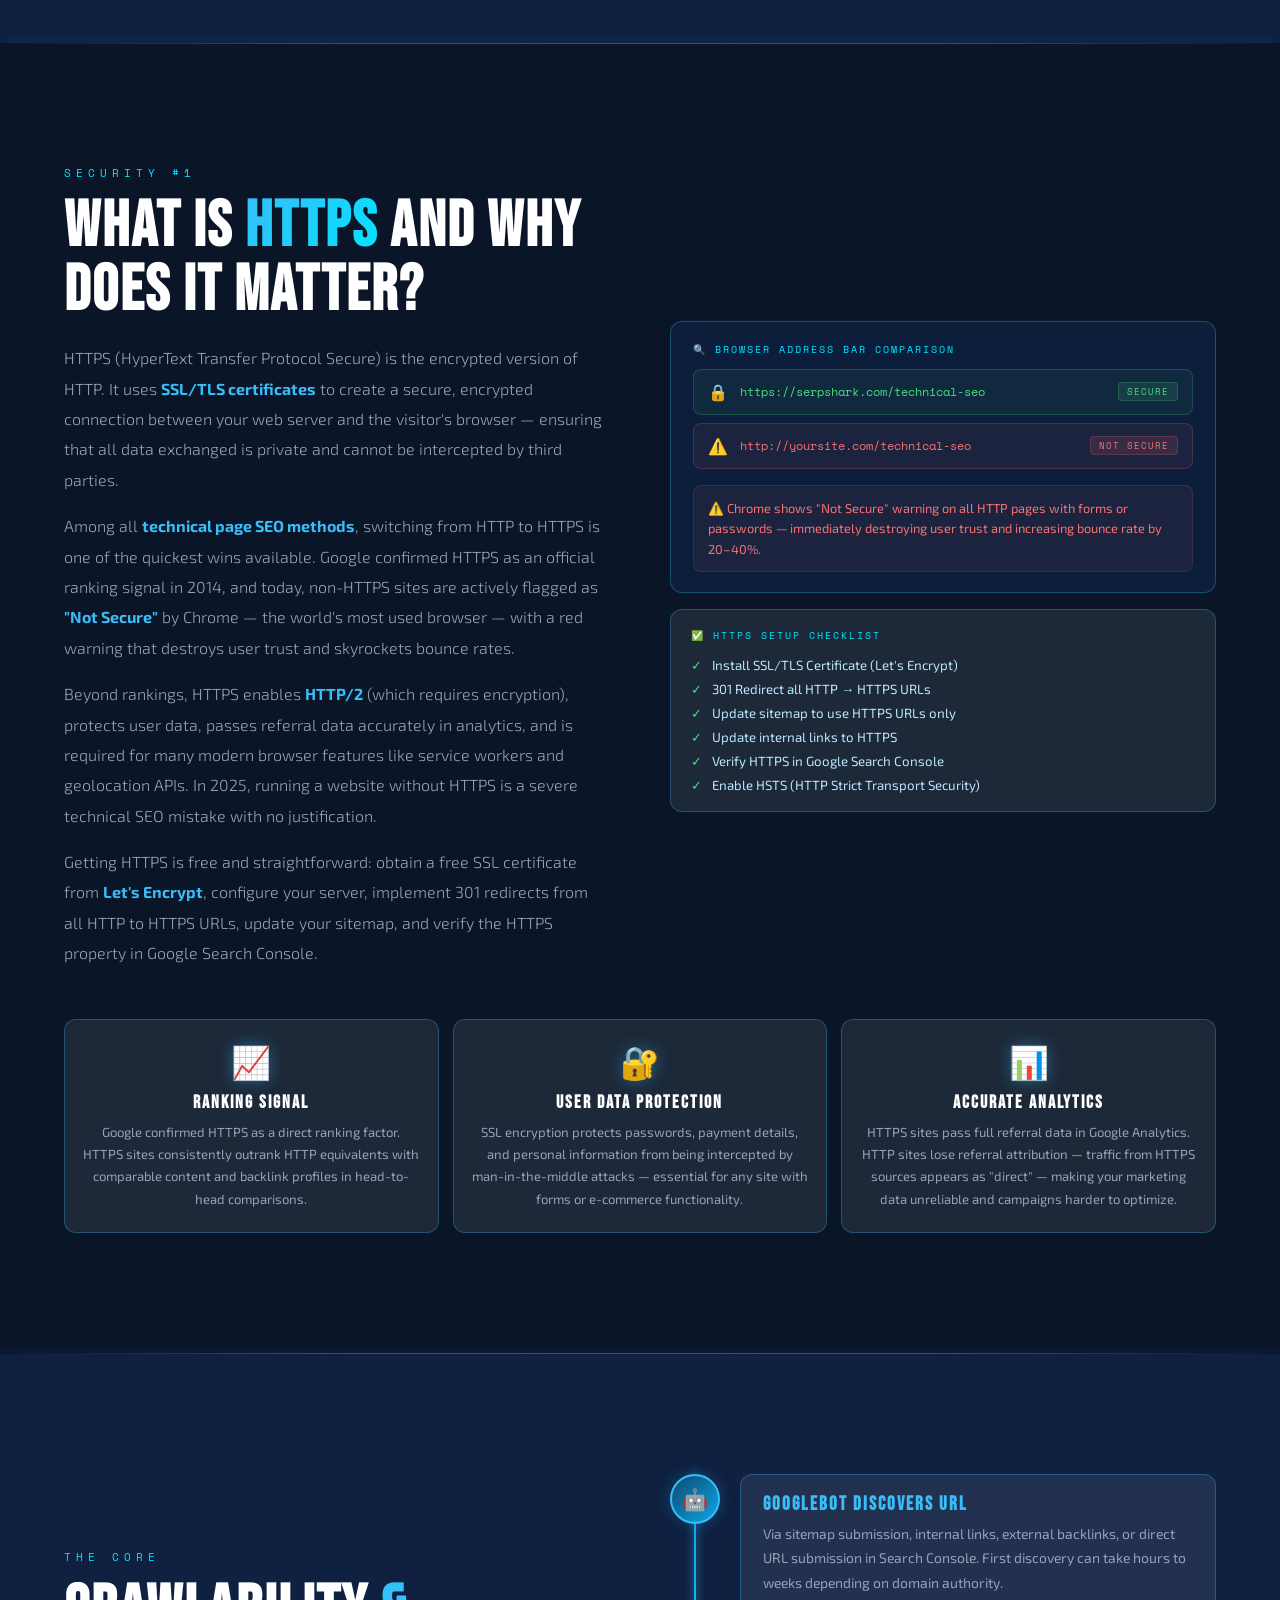
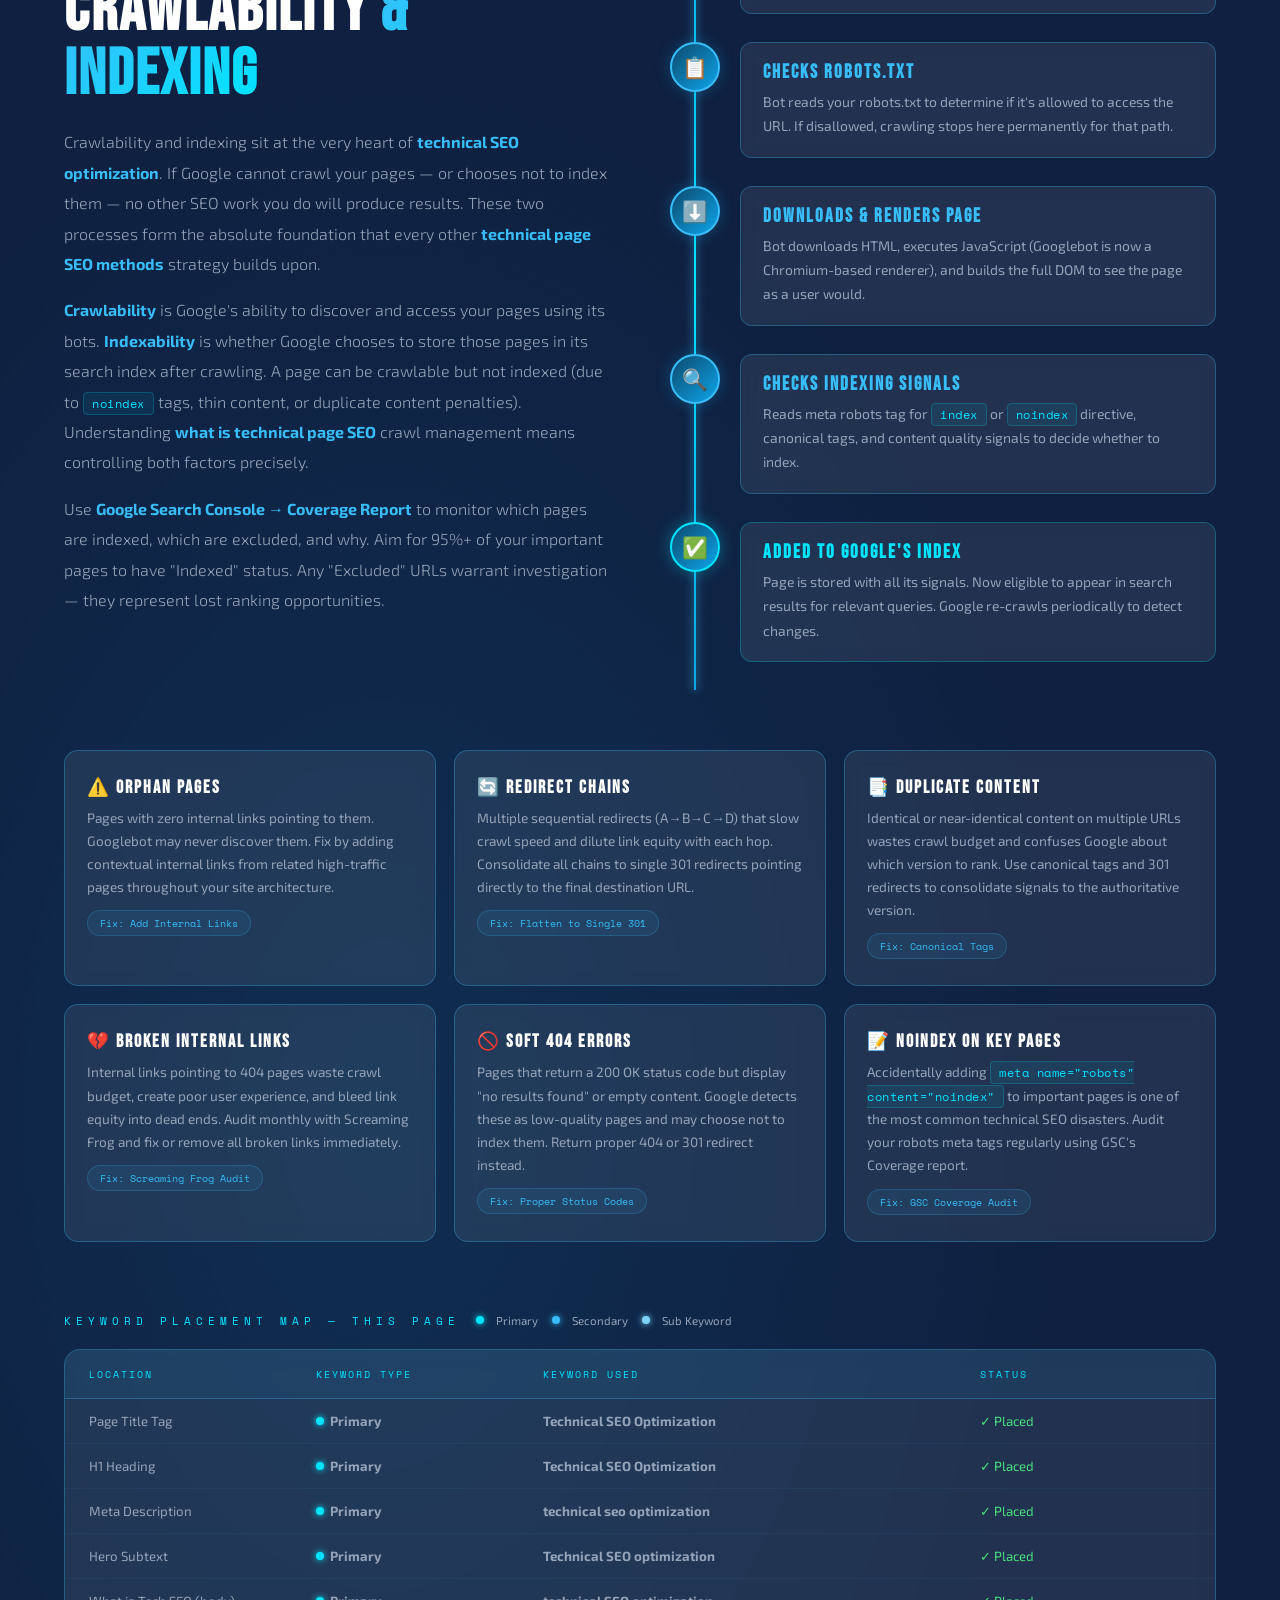
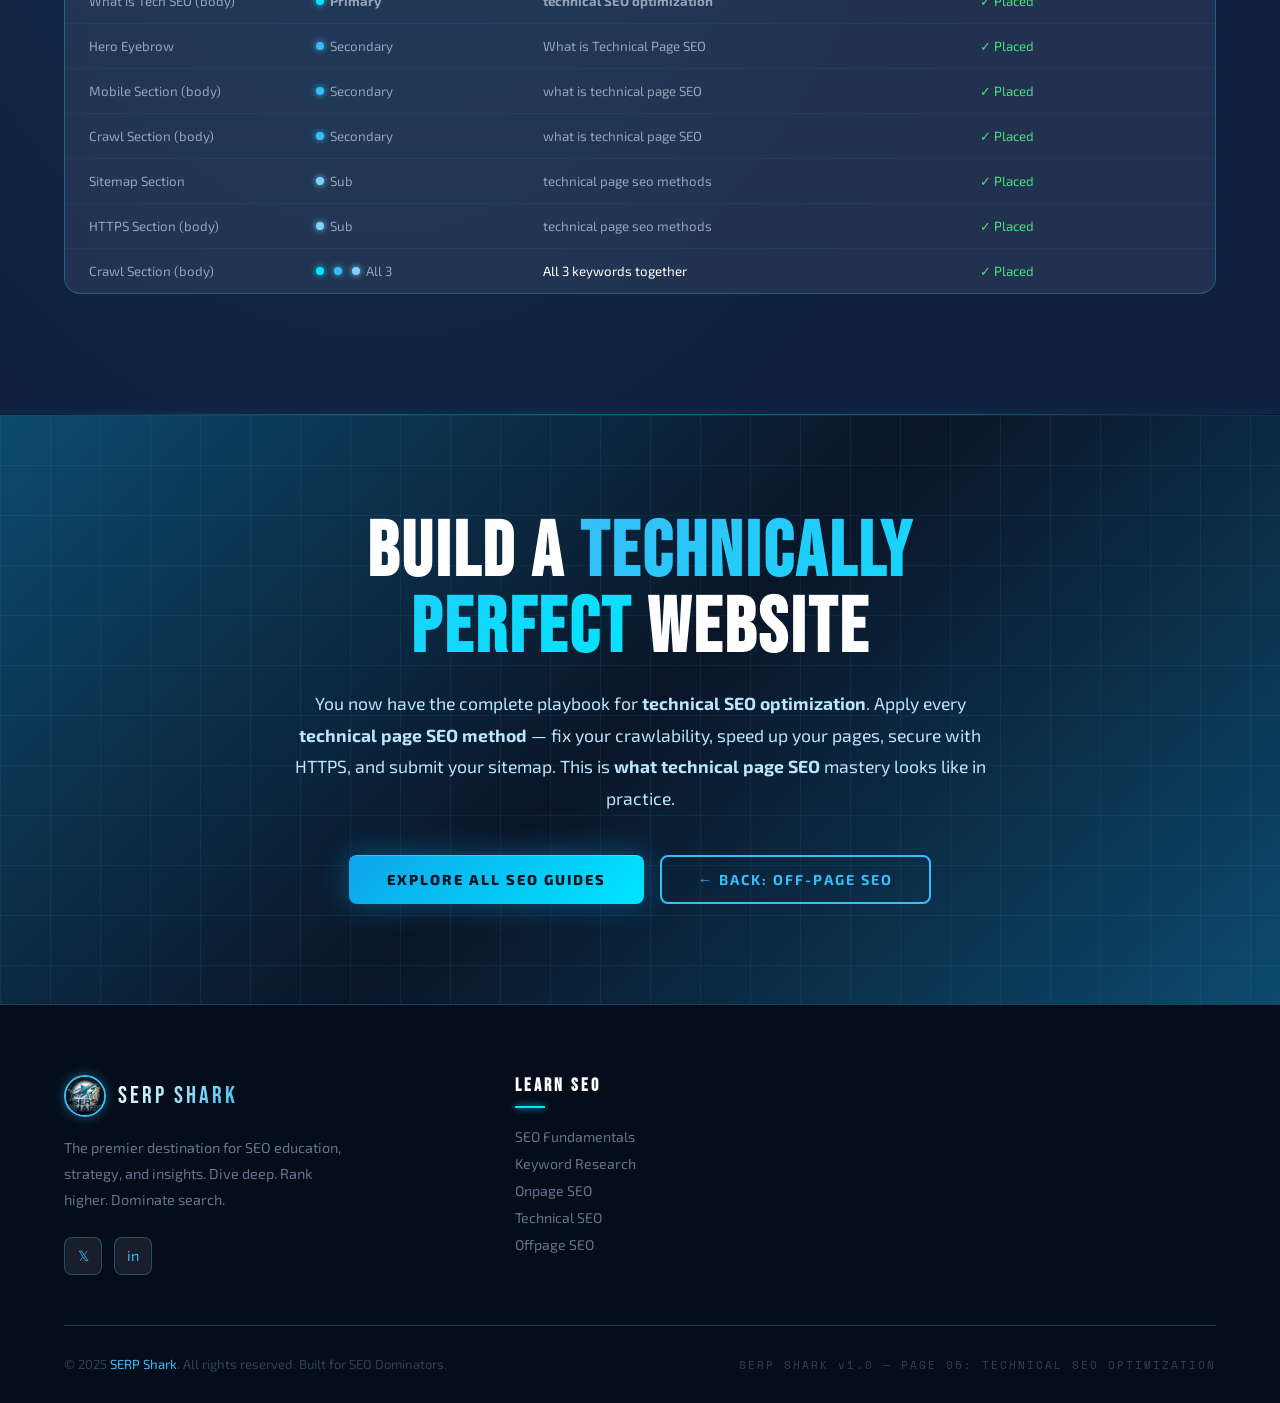
<file: technical.html>
<!doctype html>
<html lang="en">
  <head>
    <meta charset="UTF-8" />
    <meta name="viewport" content="width=device-width, initial-scale=1.0" />
    <!-- css  -->
    <link rel="stylesheet" href="css/technical.css" />
    <title>Technical SEO : speed , crawling & indexing | SERP Shark</title>
    <meta
      name="description"
      content="Enhance your website with technical SEO techniques like site speed , crawlability and indexing to improve rankings and performance by SERP Shark"
    />
    <meta name="application-name" content="SERP Shark" />
    <link
      href="https://fonts.googleapis.com/css2?family=Bebas+Neue&family=Exo+2:wght@300;400;600;700;900&family=Space+Mono:wght@400;700&display=swap"
      rel="stylesheet"
    />
    <!-- robots tag  -->
    <meta name="robots" content="index,follow,max-image-preview:large" />
    <!-- canonical tag  -->
    <link rel="canonical" href="https://serp-shark.vercel.app/technical.html" />
    <!-- opengraph tag  -->
    <meta name="og:type" content="website" />
    <meta name="site_name" content="SERP Shark" />
    <meta
      name="og:title"
      content="Technical SEO : speed , crawling & indexing | SERP Shark"
    />
    <meta
      name="og:description"
      content="Enhance your website with technical SEO techniques like site speed , crawlability and indexing to improve rankings and performance by SERP Shark"
    />
    <meta name="og:image" content="https://serp-shark.vercel.app/shark.webp" />
    <meta
      name="og:url"
      content="https://serp-shark.vercel.app/technical.html"
    />
    <!-- twiiter tag -->
    <meta name="twitter:card" content="summary_large_image" />
    <meta
      name="twitter:title"
      content="Technical SEO : speed , crawling & indexing | SERP Shark"
    />
    <meta
      name="twitter:description"
      content="Enhance your website with technical SEO techniques like site speed , crawlability and indexing to improve rankings and performance by SERP Shark"
    />
    <meta
      name="twitter:image"
      content="https://serp-shark.vercel.app/shark.webp"
    />
    <meta
      name="twitter:url"
      content="https://serp-shark.vercel.app/technical.html"
    />

    <!-- schema markup optimization -->
    <script type="application/ld+json">
      {
        "@context": "https://schema.org",
        "@type": "Article",
        "headline": "Technical SEO : speed , crawling & indexing | SERP Shark",
        "description": "Enhance your website with technical SEO techniques like site speed , crawlability and indexing to improve rankings and performance by SERP Shark",
        "author": {
          "@type": "Person",
          "name": "SERP Shark"
        },
        "publisher": {
          "@type": "Organization",
          "name": "SERP Shark",
          "logo": {
            "@type": "ImageObject",
            "url": "https://serp-shark.vercel.app/shark.webp"
          }
        },
        "mainEntityOfPage": {
          "@type": "WebPage",
          "@id": "https://serp-shark.vercel.app/technical.html"
        }
      }
    </script>
  </head>

  <body>
    <div class="scroll-progress" id="scrollProgress"></div>
    <div class="cursor" id="cursor"></div>
    <div class="cursor-ring" id="cursorRing"></div>

    <!-- NAVBAR -->
    <nav id="navbar">
      <a href="#hero" class="nav-logo">
        <img src="img/shark2.png" alt="SERP Shark Logo" />
        <span class="nav-brand">SERP SHARK</span>
      </a>
      <ul class="nav-links">
        <li><a href="#what-tech">What is Tech SEO</a></li>
        <li><a href="#sitemap">Sitemap</a></li>
        <li><a href="#robots">Robots.txt</a></li>
        <li><a href="#page-speed">Page Speed</a></li>
        <li><a href="#mobile-seo">Mobile SEO</a></li>
        <li><a href="#https-seo">HTTPS</a></li>
        <li><a href="#crawl-index">Crawlability</a></li>
        <li><a href="#cta-strip" class="nav-cta">Get Started</a></li>
      </ul>
      <div class="hamburger" id="hamburger">
        <span></span><span></span><span></span>
      </div>
    </nav>

    <div class="mobile-menu" id="mobileMenu">
      <a href="#what-tech" class="mob-link">What is Technical SEO</a>
      <a href="#sitemap" class="mob-link">Sitemap.xml</a>
      <a href="#robots" class="mob-link">Robots.txt</a>
      <a href="#page-speed" class="mob-link">Page Speed</a>
      <a href="#mobile-seo" class="mob-link">Mobile Friendly</a>
      <a href="#https-seo" class="mob-link">HTTPS & SSL</a>
      <a href="#crawl-index" class="mob-link">Crawlability</a>
    </div>

    <!-- HERO -->
    <section id="hero">
      <div class="grid-floor"></div>
      <div class="ring-wrap">
        <div class="ring"></div>
        <div class="ring"></div>
        <div class="ring"></div>
      </div>
      <div class="binary-stream" id="binaryStream"></div>

      <div class="hero-content">
        <div class="hero-badge">Page 05 — Technical SEO</div>
        <!-- Secondary keyword in eyebrow -->
        <div class="hero-eyebrow">
          <span></span> What is Technical Page SEO — Explained <span></span>
        </div>
        <h1 class="hero-title">
          <!-- Primary keyword in H1 -->
          <span class="line1">Technical SEO</span>
          <span class="line2">Optimization</span>
        </h1>
        <!-- All 3 keywords naturally placed -->
        <p class="hero-sub">
          <strong>Technical SEO optimization</strong> is the backbone of every
          high-ranking website. Learn
          <strong>what is technical page SEO</strong>, master every backend
          signal, and apply the most effective
          <strong>technical page SEO methods</strong> to make your site
          crawlable, fast, and dominant.
        </p>
        <div class="hero-buttons">
          <button
            class="btn-primary"
            onclick="
              document
                .getElementById('what-tech')
                .scrollIntoView({ behavior: 'smooth' })
            "
          >
            Explore Technical SEO
          </button>
          <button
            class="btn-outline"
            onclick="
              document
                .getElementById('page-speed')
                .scrollIntoView({ behavior: 'smooth' })
            "
          >
            Page Speed Guide
          </button>
        </div>
        <div class="hero-stats">
          <div class="stat-item">
            <span class="stat-num" data-count="53">0</span>
            <div class="stat-label">% Abandon After 3s</div>
          </div>
          <div class="stat-item">
            <span class="stat-num" data-count="200">0</span>
            <div class="stat-label">+ Ranking Factors</div>
          </div>
          <div class="stat-item">
            <span class="stat-num" data-count="85">0</span>
            <div class="stat-label">% Traffic = Mobile</div>
          </div>
          <div class="stat-item">
            <span class="stat-num" data-count="40">0</span>
            <div class="stat-label">% Sites Not Indexed</div>
          </div>
        </div>
      </div>
    </section>

    <div class="glow-line"></div>

    <!-- SEC 1 — WHAT IS TECHNICAL SEO -->
    <!-- Primary: technical seo optimization | Secondary: what is technical page seo -->
    <section id="what-tech">
      <div class="tech-def-grid">
        <div class="tech-def-text scroll-reveal">
          <span class="section-label">The Foundation</span>
          <h2 class="section-title">What is <span>Technical SEO?</span></h2>
          <!-- Secondary keyword in opening -->
          <p>
            Understanding <strong>what is technical page SEO</strong> starts
            with separating it from content-based optimization. Technical SEO
            refers to all the behind-the-scenes improvements made to a website's
            <em>infrastructure</em> — the code, server configuration,
            architecture, and performance settings — that allow search engines
            to efficiently crawl, render, and index every page.
          </p>
          <!-- Primary keyword naturally embedded -->
          <p>
            Effective <strong>technical SEO optimization</strong> ensures that
            no ranking potential is wasted due to preventable technical
            barriers. Even the most brilliant content strategy will fail if
            Google's bots can't access your pages, if your site loads in 8
            seconds, or if your mobile experience is broken. Technical SEO
            removes every obstacle between your content and a top ranking.
          </p>
          <p>
            Think of <strong>technical SEO optimization</strong> as the plumbing
            of your digital house — invisible to visitors but absolutely
            critical. Fix it right once, and everything else works dramatically
            better. Neglect it, and even perfect on-page SEO and powerful
            backlinks will underdeliver.
          </p>
        </div>

        <!-- TECH LAYERS VISUAL -->
        <div class="tech-layers scroll-reveal delay-2">
          <!-- Static orbit rings with icons -->
          <div class="tech-ring-static">
            <div
              class="trs-ring"
              style="
                width: 340px;
                height: 340px;
                animation: spinRing 20s linear infinite;
              "
            ></div>
            <div
              class="trs-ring"
              style="
                width: 230px;
                height: 230px;
                animation: spinRing 14s linear infinite reverse;
                border-color: rgba(0, 229, 255, 0.15);
              "
            ></div>

            <!-- Center -->
            <div
              style="
                position: absolute;
                top: 50%;
                left: 50%;
                transform: translate(-50%, -50%);
                width: 80px;
                height: 80px;
                border-radius: 50%;
                background: linear-gradient(
                  135deg,
                  var(--sky-deep),
                  var(--accent)
                );
                display: flex;
                align-items: center;
                justify-content: center;
                font-size: 1.8rem;
                box-shadow: 0 0 30px rgba(14, 165, 233, 0.5);
                z-index: 10;
              "
            >
              ⚙️
            </div>

            <!-- Ring 1 icons (outer) -->
            <div
              class="trs-icon"
              style="
                top: calc(50% - 170px);
                left: 50%;
                transform: translateX(-50%);
              "
            >
              🗺️
            </div>
            <div
              class="trs-icon"
              style="
                top: 50%;
                left: calc(50% + 150px);
                transform: translateY(-50%);
              "
            >
              🤖
            </div>
            <div
              class="trs-icon"
              style="
                top: calc(50% + 140px);
                left: 50%;
                transform: translateX(-50%);
              "
            >
              ⚡
            </div>
            <div
              class="trs-icon"
              style="
                top: 50%;
                left: calc(50% - 170px);
                transform: translateY(-50%);
              "
            >
              📱
            </div>

            <!-- Ring 2 icons (inner) -->
            <div
              class="trs-icon"
              style="top: calc(50% - 115px); left: calc(50% + 80px)"
            >
              🔒
            </div>
            <div
              class="trs-icon"
              style="top: calc(50% + 90px); left: calc(50% + 80px)"
            >
              🕷️
            </div>
            <div
              class="trs-icon"
              style="top: calc(50% + 90px); left: calc(50% - 120px)"
            >
              📊
            </div>
          </div>
        </div>
      </div>

      <div class="tech-pillars" style="margin-top: 70px">
        <div class="pillar-card scroll-reveal delay-1">
          <span class="pillar-icon">🕷️</span>
          <h4>Crawlability</h4>
          <p>
            Ensure every valuable page is discoverable and accessible to search
            engine bots.
          </p>
        </div>
        <div class="pillar-card scroll-reveal delay-2">
          <span class="pillar-icon">📑</span>
          <h4>Indexability</h4>
          <p>
            Control which pages enter Google's index and ensure they are
            properly stored.
          </p>
        </div>
        <div class="pillar-card scroll-reveal delay-3">
          <span class="pillar-icon">⚡</span>
          <h4>Performance</h4>
          <p>
            Core Web Vitals, speed, and server response time directly impact
            rankings.
          </p>
        </div>
        <div class="pillar-card scroll-reveal delay-4">
          <span class="pillar-icon">🔒</span>
          <h4>Security</h4>
          <p>
            HTTPS, SSL certificates, and safe browsing signals build ranking
            trust.
          </p>
        </div>
      </div>
    </section>

    <div class="glow-line"></div>

    <!-- SEC 2 — SITEMAP.XML -->
    <!-- Sub keyword: technical page seo methods -->
    <section id="sitemap">
      <div class="sitemap-grid">
        <div class="sitemap-text scroll-reveal">
          <span class="section-label">Tool #1</span>
          <h2 class="section-title">What is <span>Sitemap.xml?</span></h2>
          <!-- Sub keyword placed here -->
          <p>
            A sitemap.xml is one of the most fundamental
            <strong>technical page SEO methods</strong> available. It is an XML
            file that lists all the important URLs on your website — pages,
            posts, images, and videos — that you want search engines to discover
            and index. Think of it as a
            <strong>roadmap you hand directly to Google</strong>, saying: "Here
            are all the pages on my site worth crawling."
          </p>
          <p>
            Without a sitemap, search engines rely entirely on following
            internal links to discover your content — a process that can be
            slow, incomplete, and miss deep or isolated pages. Submitting your
            sitemap to <strong>Google Search Console</strong> and Bing Webmaster
            Tools ensures your entire content library gets crawled and indexed
            as quickly as possible.
          </p>
          <p>
            Sitemaps are especially critical for
            <strong>large sites</strong> (hundreds or thousands of pages), new
            websites with few backlinks, sites with rich media content
            (images/videos), and sites with pages that aren't well-connected
            through internal linking. A properly maintained sitemap is a
            cornerstone of every serious
            <strong>technical SEO optimization</strong> strategy.
          </p>
          <div class="sitemap-rules">
            <div class="sr-row">
              <span class="sr-icon">📁</span>
              <p>
                <strong>Keep it under 50,000 URLs per file</strong> — split
                large sites into multiple sitemap files referenced by a sitemap
                index file.
              </p>
            </div>
            <div class="sr-row">
              <span class="sr-icon">🔄</span>
              <p>
                <strong>Update it automatically</strong> — use CMS plugins
                (Yoast, Rank Math) or scripts that regenerate the sitemap
                whenever new content is published.
              </p>
            </div>
            <div class="sr-row">
              <span class="sr-icon">🚫</span>
              <p>
                <strong>Exclude non-canonical, noindex, and 404 pages</strong> —
                only include pages you actively want Google to crawl and index.
              </p>
            </div>
            <div class="sr-row">
              <span class="sr-icon">📤</span>
              <p>
                <strong>Submit to Search Console</strong> — go to GSC → Sitemaps
                → enter your sitemap URL and hit submit for instant discovery.
              </p>
            </div>
          </div>
        </div>

        <!-- XML CODE BLOCK -->
        <div class="scroll-reveal delay-2">
          <div class="xml-block">
            <div class="xml-topbar">
              <div class="xb-dot" style="background: #ff5f57"></div>
              <div class="xb-dot" style="background: #febc2e"></div>
              <div class="xb-dot" style="background: #28c840"></div>
              <span class="xb-filename">sitemap.xml</span>
            </div>
            <div class="xml-body">
              <span class="xml-line"
                ><span class="xml-comment"
                  >&lt;?xml version="1.0" encoding="UTF-8"?&gt;</span
                ></span
              >
              <span class="xml-line"
                ><span class="xml-tag">&lt;urlset </span
                ><span class="xml-attr">xmlns</span>=<span class="xml-val"
                  >"http://www.sitemaps.org/schemas/sitemap/0.9"</span
                ><span class="xml-tag">&gt;</span></span
              >
              <span class="xml-line"></span>
              <span class="xml-line">
                <span class="xml-comment">&lt;!-- Homepage --&gt;</span></span
              >
              <span class="xml-line">
                <span class="xml-tag">&lt;url&gt;</span></span
              >
              <span class="xml-line">
                <span class="xml-tag">&lt;loc&gt;</span
                ><span class="xml-url">https://serpshark.com/</span
                ><span class="xml-tag">&lt;/loc&gt;</span></span
              >
              <span class="xml-line">
                <span class="xml-tag">&lt;lastmod&gt;</span
                ><span class="xml-val">2025-01-01</span
                ><span class="xml-tag">&lt;/lastmod&gt;</span></span
              >
              <span class="xml-line">
                <span class="xml-tag">&lt;changefreq&gt;</span
                ><span class="xml-val">weekly</span
                ><span class="xml-tag">&lt;/changefreq&gt;</span></span
              >
              <span class="xml-line">
                <span class="xml-tag">&lt;priority&gt;</span
                ><span class="xml-val">1.0</span
                ><span class="xml-tag">&lt;/priority&gt;</span></span
              >
              <span class="xml-line">
                <span class="xml-tag">&lt;/url&gt;</span></span
              >
              <span class="xml-line"></span>
              <span class="xml-line">
                <span class="xml-comment">&lt;!-- Blog post --&gt;</span></span
              >
              <span class="xml-line">
                <span class="xml-tag">&lt;url&gt;</span></span
              >
              <span class="xml-line">
                <span class="xml-tag">&lt;loc&gt;</span
                ><span class="xml-url"
                  >https://serpshark.com/technical-seo-optimization</span
                ><span class="xml-tag">&lt;/loc&gt;</span></span
              >
              <span class="xml-line">
                <span class="xml-tag">&lt;lastmod&gt;</span
                ><span class="xml-val">2025-06-15</span
                ><span class="xml-tag">&lt;/lastmod&gt;</span></span
              >
              <span class="xml-line">
                <span class="xml-tag">&lt;changefreq&gt;</span
                ><span class="xml-val">monthly</span
                ><span class="xml-tag">&lt;/changefreq&gt;</span></span
              >
              <span class="xml-line">
                <span class="xml-tag">&lt;priority&gt;</span
                ><span class="xml-val">0.9</span
                ><span class="xml-tag">&lt;/priority&gt;</span></span
              >
              <span class="xml-line">
                <span class="xml-tag">&lt;/url&gt;</span></span
              >
              <span class="xml-line"></span>
              <span class="xml-line">
                <span class="xml-comment"
                  >&lt;!-- Category page --&gt;</span
                ></span
              >
              <span class="xml-line">
                <span class="xml-tag">&lt;url&gt;</span></span
              >
              <span class="xml-line">
                <span class="xml-tag">&lt;loc&gt;</span
                ><span class="xml-url"
                  >https://serpshark.com/blog/seo-guides</span
                ><span class="xml-tag">&lt;/loc&gt;</span></span
              >
              <span class="xml-line">
                <span class="xml-tag">&lt;priority&gt;</span
                ><span class="xml-val">0.7</span
                ><span class="xml-tag">&lt;/priority&gt;</span></span
              >
              <span class="xml-line">
                <span class="xml-tag">&lt;/url&gt;</span></span
              >
              <span class="xml-line"></span>
              <span class="xml-line"
                ><span class="xml-tag">&lt;/urlset&gt;</span></span
              >
            </div>
          </div>
          <div
            style="
              margin-top: 14px;
              padding: 14px 18px;
              background: rgba(56, 189, 248, 0.05);
              border: 1px solid rgba(56, 189, 248, 0.12);
              border-radius: 10px;
            "
          >
            <div
              style="
                font-family: &quot;Space Mono&quot;, monospace;
                font-size: 0.62rem;
                color: var(--accent);
                letter-spacing: 2px;
                margin-bottom: 8px;
              "
            >
              📤 HOW TO SUBMIT
            </div>
            <p style="font-size: 0.83rem; color: #94a3b8; line-height: 1.7">
              Google Search Console → Sitemaps → Enter:
              <span class="cpill">https://yoursite.com/sitemap.xml</span> →
              Click Submit
            </p>
          </div>
        </div>
      </div>
    </section>

    <div class="glow-line"></div>

    <!-- SEC 3 — ROBOTS.TXT -->
    <section id="robots">
      <div class="robots-grid">
        <div class="scroll-reveal delay-2">
          <div class="robots-compare">
            <div class="rc-block">
              <div class="rc-header allow">
                ✅ CORRECT robots.txt — SERP Shark
              </div>
              <div class="rc-code">
                <span class="rm"># Allow Googlebot full access</span><br />
                <span class="rk">User-agent: </span><span class="rv-g">*</span
                ><br />
                <span class="rk">Allow: </span><span class="rv-g">/</span
                ><br /><br />
                <span class="rm"># Block admin & private areas</span><br />
                <span class="rk">Disallow: </span
                ><span class="rv-r">/wp-admin/</span><br />
                <span class="rk">Disallow: </span
                ><span class="rv-r">/private/</span><br />
                <span class="rk">Disallow: </span
                ><span class="rv-r">/checkout/</span><br /><br />
                <span class="rm"># Point to sitemap</span><br />
                <span class="rk">Sitemap: </span
                ><span class="rv-y">https://serpshark.com/sitemap.xml</span>
              </div>
            </div>
            <div class="rc-block">
              <div class="rc-header disallow">
                ❌ WRONG robots.txt — Blocks Everything
              </div>
              <div class="rc-code">
                <span class="rm"># This blocks ALL crawlers from ALL pages</span
                ><br />
                <span class="rk">User-agent: </span><span class="rv-g">*</span
                ><br />
                <span class="rk">Disallow: </span><span class="rv-r">/</span
                ><br /><br />
                <span class="rm"># A single "/" = your site is INVISIBLE</span
                ><br />
                <span class="rm"># Google will not index any page at all</span
                ><br />
                <span class="rm"
                  ># This is the most catastrophic SEO error</span
                >
              </div>
            </div>
          </div>
        </div>

        <div class="robots-text scroll-reveal">
          <span class="section-label">Tool #2</span>
          <h2 class="section-title">What is <span>Robots.txt?</span></h2>
          <p>
            A robots.txt file is a plain text file placed in the root directory
            of your website that gives instructions to search engine crawlers
            about which pages or sections they are
            <strong>allowed or forbidden to access</strong>. It's one of the
            first files a search engine bot reads when it visits your site —
            before crawling any page.
          </p>
          <p>
            Robots.txt is a critical
            <strong>technical page SEO methods</strong> tool for managing your
            <em>crawl budget</em> — the number of pages Google will crawl on
            your site within a given time frame. By blocking low-value pages
            (admin panels, duplicate content, staging environments), you ensure
            bots spend their limited budget crawling your most important,
            rankable pages.
          </p>
          <p>
            Critical warning: A single misconfiguration — such as
            <span class="cpill">Disallow: /</span> applied to all bots — can
            <strong>instantly de-index your entire website</strong> from Google.
            Always test your robots.txt changes using Google Search Console's
            robots.txt Tester before deploying to production.
          </p>
        </div>
      </div>

      <div
        class="robots-tips"
        style="
          margin-top: 50px;
          max-width: 1200px;
          margin-left: auto;
          margin-right: auto;
        "
      >
        <div class="rt-card scroll-reveal delay-1">
          <h4 class="do">✅ DO: Block Private Pages</h4>
          <p>
            Always disallow admin areas, login pages, checkout flows, and
            thank-you pages. These have no SEO value and waste crawl budget that
            could be spent on rankable content.
          </p>
        </div>
        <div class="rt-card scroll-reveal delay-2">
          <h4 class="do">✅ DO: Reference Your Sitemap</h4>
          <p>
            Always include your sitemap URL at the bottom of robots.txt. This
            guarantees that every crawler — not just Googlebot — can find and
            process your complete URL inventory.
          </p>
        </div>
        <div class="rt-card scroll-reveal delay-3">
          <h4 class="dont">❌ DON'T: Block CSS & JS Files</h4>
          <p>
            Google renders pages just like a browser. Blocking your stylesheets
            or JavaScript files prevents Google from seeing your page as users
            do — leading to incorrect rendering and ranking decisions.
          </p>
        </div>
        <div class="rt-card scroll-reveal delay-4">
          <h4 class="dont">❌ DON'T: Rely on It for Privacy</h4>
          <p>
            Robots.txt is a public file. It does NOT prevent access — it only
            asks bots to comply. Malicious crawlers and scrapers ignore it
            completely. Use server-side authentication for genuinely private
            content.
          </p>
        </div>
      </div>
    </section>

    <div class="glow-line"></div>

    <!-- SEC 4 — PAGE SPEED -->
    <!-- Primary: technical seo optimization -->
    <section id="page-speed">
      <div class="speed-inner">
        <div class="speed-grid">
          <div class="speed-text scroll-reveal">
            <span class="section-label">Performance #1</span>
            <h2 class="section-title">
              What is <span>Page Speed Optimization?</span>
            </h2>
            <p>
              Page speed is a confirmed Google ranking factor and the most
              visible dimension of <strong>technical SEO optimization</strong>.
              Google's Core Web Vitals — a set of real-world user experience
              metrics — directly measure how fast and stable your pages load,
              and these scores influence your position in both desktop and
              mobile search results.
            </p>
            <p>
              Users are brutally impatient online.
              <strong
                >53% of mobile users abandon a site if it takes more than 3
                seconds to load.</strong
              >
              Every additional second of load time reduces conversions by an
              average of 7%. Fast pages rank higher, convert better, and retain
              more visitors — making page speed one of the highest-ROI technical
              investments you can make.
            </p>
            <p>
              Core Web Vitals are the modern standard for measuring page
              experience as part of <strong>technical SEO optimization</strong>.
              Google officially uses these as ranking signals, making them
              non-negotiable for competitive search positions in 2025.
            </p>
          </div>

          <!-- SPEED DASHBOARD -->
          <div class="scroll-reveal delay-2">
            <div class="speed-dashboard">
              <div class="sd-title">⚡ Core Web Vitals — Page Score</div>
              <div class="cwv-grid">
                <div class="cwv-item">
                  <span class="cwv-score cwv-s-good" id="lcpScore">0</span>
                  <div class="cwv-label">LCP</div>
                  <span class="cwv-unit">Largest Contentful Paint</span>
                </div>
                <div class="cwv-item">
                  <span class="cwv-score cwv-s-ok" id="fidScore">0</span>
                  <div class="cwv-label">INP</div>
                  <span class="cwv-unit">Interaction to Next Paint</span>
                </div>
                <div class="cwv-item">
                  <span class="cwv-score cwv-s-good" id="clsScore">0</span>
                  <div class="cwv-label">CLS</div>
                  <span class="cwv-unit">Cumulative Layout Shift</span>
                </div>
              </div>
              <div class="speed-metrics">
                <div class="sm-row">
                  <div class="sm-top">
                    <span class="sm-label">Performance Score</span
                    ><span class="sm-val">94/100</span>
                  </div>
                  <div class="sm-bar">
                    <div class="sm-fill" data-w="94" style="width: 0%"></div>
                  </div>
                </div>
                <div class="sm-row">
                  <div class="sm-top">
                    <span class="sm-label">First Contentful Paint</span
                    ><span class="sm-val">0.8s</span>
                  </div>
                  <div class="sm-bar">
                    <div class="sm-fill" data-w="88" style="width: 0%"></div>
                  </div>
                </div>
                <div class="sm-row">
                  <div class="sm-top">
                    <span class="sm-label">Time to Interactive</span
                    ><span class="sm-val">1.4s</span>
                  </div>
                  <div class="sm-bar">
                    <div class="sm-fill" data-w="82" style="width: 0%"></div>
                  </div>
                </div>
                <div class="sm-row">
                  <div class="sm-top">
                    <span class="sm-label">Total Blocking Time</span
                    ><span class="sm-val">48ms</span>
                  </div>
                  <div class="sm-bar">
                    <div class="sm-fill" data-w="95" style="width: 0%"></div>
                  </div>
                </div>
              </div>
              <div
                style="
                  margin-top: 16px;
                  padding: 10px 14px;
                  background: rgba(74, 222, 128, 0.06);
                  border: 1px solid rgba(74, 222, 128, 0.2);
                  border-radius: 8px;
                  font-family: &quot;Space Mono&quot;, monospace;
                  font-size: 0.65rem;
                  color: #4ade80;
                  letter-spacing: 1px;
                  text-align: center;
                "
              >
                ✓ ALL CORE WEB VITALS PASSING
              </div>
            </div>
          </div>
        </div>

        <!-- SPEED PIPELINE -->
        <div class="speed-pipeline" style="margin-top: 70px">
          <div class="sp-step">
            <div class="sp-num">🖼️</div>
            <div class="sp-body">
              <h3>Optimize & Compress Images</h3>
              <p>
                Images are typically the largest contributors to page weight.
                Convert all images to <strong>WebP format</strong> (30–50%
                smaller than JPEG/PNG with equivalent quality). Compress images
                using tools like Squoosh or ShortPixel. Implement
                <span class="cpill">loading="lazy"</span> on below-the-fold
                images so only visible images load initially. Specify exact
                <span class="cpill">width</span> and
                <span class="cpill">height</span> attributes on every image to
                prevent layout shifts (CLS). Use responsive
                <span class="cpill">srcset</span> to serve device-appropriate
                sizes.
              </p>
              <div class="s-chips">
                <span class="s-chip">WebP Format</span
                ><span class="s-chip">Lazy Loading</span
                ><span class="s-chip">srcset / sizes</span
                ><span class="s-chip">TinyPNG / Squoosh</span>
              </div>
            </div>
          </div>
          <div class="sp-step">
            <div class="sp-num">📦</div>
            <div class="sp-body">
              <h3>Minify CSS, JS & HTML</h3>
              <p>
                Every unnecessary character in your code files adds weight and
                slows parse time. <strong>Minification</strong> removes
                whitespace, comments, and redundant characters without affecting
                functionality. Tools like Terser (JS), cssnano (CSS), and
                HTMLMinifier reduce file sizes by 20–40%. Additionally,
                <strong>combine multiple CSS and JS files</strong> to reduce
                HTTP requests, and use code splitting to defer non-critical
                JavaScript until after the page's main content renders.
              </p>
              <div class="s-chips">
                <span class="s-chip">Terser (JS)</span
                ><span class="s-chip">cssnano</span
                ><span class="s-chip">Code Splitting</span
                ><span class="s-chip">Defer JS</span>
              </div>
            </div>
          </div>
          <div class="sp-step">
            <div class="sp-num">🌐</div>
            <div class="sp-body">
              <h3>Use CDN & Enable Caching</h3>
              <p>
                A <strong>Content Delivery Network (CDN)</strong> distributes
                your static assets across servers worldwide, so visitors always
                load content from the server geographically closest to them —
                dramatically reducing latency. Implement
                <strong>browser caching</strong> with long cache expiry headers
                for static assets so returning visitors load your site from
                their local cache. Server-side caching (Redis, Varnish)
                eliminates redundant database queries, reducing time to first
                byte (TTFB) to under 200ms.
              </p>
              <div class="s-chips">
                <span class="s-chip">Cloudflare CDN</span
                ><span class="s-chip">Cache-Control Headers</span
                ><span class="s-chip">Redis</span
                ><span class="s-chip">TTFB &lt; 200ms</span>
              </div>
            </div>
          </div>
          <div class="sp-step">
            <div class="sp-num">🖥️</div>
            <div class="sp-body">
              <h3>Upgrade Hosting & Server</h3>
              <p>
                Your hosting infrastructure sets the absolute ceiling for your
                page speed. Shared hosting plans often result in TTFB values
                above 600ms — a significant Core Web Vitals penalty. Upgrade to
                <strong>VPS, dedicated, or cloud hosting</strong> (AWS,
                DigitalOcean, Vercel). Enable
                <strong>HTTP/2 or HTTP/3</strong> for multiplexed connections,
                activate GZIP or Brotli compression server-side, and ensure your
                web server (Nginx/Apache) is properly tuned. Use Google
                PageSpeed Insights and WebPageTest to benchmark and track
                improvements.
              </p>
              <div class="s-chips">
                <span class="s-chip">HTTP/2 / HTTP/3</span
                ><span class="s-chip">Brotli Compression</span
                ><span class="s-chip">VPS Hosting</span
                ><span class="s-chip">PageSpeed Insights</span>
              </div>
            </div>
          </div>
        </div>
      </div>
    </section>

    <div class="glow-line"></div>

    <!-- SEC 5 — MOBILE FRIENDLY -->
    <!-- Secondary: what is technical page seo -->
    <section id="mobile-seo">
      <div class="mob-grid">
        <div class="mob-text scroll-reveal">
          <span class="section-label">Performance #2</span>
          <h2 class="section-title">
            What is <span>Mobile-Friendly Design?</span>
          </h2>
          <!-- Secondary keyword embedded naturally -->
          <p>
            When people ask <strong>what is technical page SEO</strong> in 2025,
            mobile-first design is always part of the answer. Google uses
            <strong>mobile-first indexing</strong> — meaning it primarily uses
            the mobile version of your site for crawling, indexing, and ranking.
            If your mobile site is broken, slow, or incomplete, your rankings
            suffer across both desktop and mobile results.
          </p>
          <p>
            Over
            <strong
              >85% of global internet traffic now comes from mobile
              devices</strong
            >. A site that isn't fully optimized for smartphones and tablets is
            fundamentally incompatible with how the modern web is used.
            Mobile-friendliness is not a "nice to have" — it is a
            <strong>non-negotiable ranking requirement</strong> for any serious
            <strong>technical SEO optimization</strong> strategy.
          </p>
          <p>
            Use Google's Mobile-Friendly Test tool to audit your site's mobile
            experience. Check for viewport configuration, touch target sizes,
            font readability without zoom, horizontal scrolling issues, and
            resource loading on mobile connections. Fix every issue — even minor
            mobile UX problems send negative engagement signals back to Google's
            ranking algorithms.
          </p>
        </div>

        <!-- PHONE MOCKUP -->
        <div
          class="scroll-reveal delay-2"
          style="
            display: flex;
            align-items: center;
            justify-content: center;
            position: relative;
            height: 420px;
          "
        >
          <div class="phone-wrap">
            <div class="phone">
              <div class="phone-notch"></div>
              <div class="phone-screen">
                <div
                  style="
                    font-family: &quot;Space Mono&quot;, monospace;
                    font-size: 0.5rem;
                    color: #4ade80;
                    margin-bottom: 6px;
                  "
                >
                  🔒 serpshark.com
                </div>
                <div class="ps-bar w80"></div>
                <div class="ps-h">Technical SEO</div>
                <div class="ps-bar w60"></div>
                <div class="ps-bar w45"></div>
                <div class="ps-img">[ Optimized Image ]</div>
                <div class="ps-bar w80"></div>
                <div class="ps-bar w60"></div>
                <div class="ps-btn">READ MORE →</div>
                <div style="display: flex; gap: 4px; margin-top: 8px">
                  <div
                    style="
                      flex: 1;
                      height: 16px;
                      background: rgba(56, 189, 248, 0.1);
                      border-radius: 4px;
                    "
                  ></div>
                  <div
                    style="
                      flex: 1;
                      height: 16px;
                      background: rgba(56, 189, 248, 0.1);
                      border-radius: 4px;
                    "
                  ></div>
                </div>
              </div>
            </div>
            <div class="phone-score">
              <span class="ps-num">98</span>
              <span class="ps-sub">MOBILE<br />SCORE</span>
            </div>
          </div>
        </div>
      </div>

      <div
        class="mob-cards"
        style="
          margin-top: 50px;
          max-width: 1200px;
          margin-left: auto;
          margin-right: auto;
        "
      >
        <div class="mob-card delay-1">
          <span class="mob-card-icon">📐</span>
          <h4>Responsive Design</h4>
          <p>
            Use CSS media queries and fluid grids so your layout adapts
            perfectly to any screen size. Never use fixed-width layouts — they
            break on smaller screens and trigger Google's mobile-unfriendly
            warning in Search Console.
          </p>
        </div>
        <div class="mob-card delay-2">
          <span class="mob-card-icon">👆</span>
          <h4>Touch-Friendly Targets</h4>
          <p>
            Buttons and links must be at least 48x48 CSS pixels with adequate
            spacing. Tiny or overlapping tap targets cause frustration and high
            bounce rates — both of which negatively impact engagement signals
            used in ranking.
          </p>
        </div>
        <div class="mob-card delay-3">
          <span class="mob-card-icon">🔤</span>
          <h4>Readable Font Sizes</h4>
          <p>
            Set a minimum base font size of 16px for body text. Text smaller
            than 12px requires pinching to zoom — a signal of poor mobile
            experience. Use relative units (rem/em) so fonts scale
            proportionally across all devices.
          </p>
        </div>
        <div class="mob-card delay-4">
          <span class="mob-card-icon">🚀</span>
          <h4>Mobile Page Speed</h4>
          <p>
            Mobile connections are slower than desktop broadband. Optimize
            aggressively for mobile: smaller images, fewer render-blocking
            resources, and lean JavaScript bundles. Aim for LCP under 2.5
            seconds on a simulated 4G connection.
          </p>
        </div>
      </div>
    </section>

    <div class="glow-line"></div>

    <!-- SEC 6 — HTTPS -->
    <!-- Sub: technical page seo methods -->
    <section id="https-seo">
      <div class="https-inner">
        <div class="https-grid">
          <div class="https-text scroll-reveal">
            <span class="section-label">Security #1</span>
            <h2 class="section-title">
              What is <span>HTTPS</span> and Why Does it Matter?
            </h2>
            <p>
              HTTPS (HyperText Transfer Protocol Secure) is the encrypted
              version of HTTP. It uses <strong>SSL/TLS certificates</strong> to
              create a secure, encrypted connection between your web server and
              the visitor's browser — ensuring that all data exchanged is
              private and cannot be intercepted by third parties.
            </p>
            <!-- Sub keyword naturally placed -->
            <p>
              Among all <strong>technical page SEO methods</strong>, switching
              from HTTP to HTTPS is one of the quickest wins available. Google
              confirmed HTTPS as an official ranking signal in 2014, and today,
              non-HTTPS sites are actively flagged as
              <strong>"Not Secure"</strong> by Chrome — the world's most used
              browser — with a red warning that destroys user trust and
              skyrockets bounce rates.
            </p>
            <p>
              Beyond rankings, HTTPS enables <strong>HTTP/2</strong> (which
              requires encryption), protects user data, passes referral data
              accurately in analytics, and is required for many modern browser
              features like service workers and geolocation APIs. In 2025,
              running a website without HTTPS is a severe technical SEO mistake
              with no justification.
            </p>
            <p>
              Getting HTTPS is free and straightforward: obtain a free SSL
              certificate from <strong>Let's Encrypt</strong>, configure your
              server, implement 301 redirects from all HTTP to HTTPS URLs,
              update your sitemap, and verify the HTTPS property in Google
              Search Console.
            </p>
          </div>

          <div class="scroll-reveal delay-2">
            <div class="https-visual">
              <div class="hv-url-bar">
                <div class="hv-label">🔍 Browser Address Bar Comparison</div>
                <div class="hv-row secure">
                  <span class="hv-lock">🔒</span>
                  <span class="hv-url-text"
                    >https://serpshark.com/technical-seo</span
                  >
                  <span class="hv-badge safe">SECURE</span>
                </div>
                <div class="hv-row insecure">
                  <span class="hv-lock">⚠️</span>
                  <span class="hv-url-text"
                    >http://yoursite.com/technical-seo</span
                  >
                  <span class="hv-badge unsafe">NOT SECURE</span>
                </div>
                <div
                  style="
                    margin-top: 16px;
                    padding: 12px 14px;
                    background: rgba(248, 113, 113, 0.06);
                    border: 1px solid rgba(248, 113, 113, 0.15);
                    border-radius: 8px;
                    font-size: 0.8rem;
                    color: #f87171;
                    line-height: 1.6;
                  "
                >
                  ⚠️ Chrome shows "Not Secure" warning on all HTTP pages with
                  forms or passwords — immediately destroying user trust and
                  increasing bounce rate by 20–40%.
                </div>
              </div>
              <div
                style="
                  padding: 18px 20px;
                  background: var(--glass);
                  border: 1px solid var(--glass-border);
                  border-radius: 12px;
                  backdrop-filter: blur(8px);
                "
              >
                <div
                  style="
                    font-family: &quot;Space Mono&quot;, monospace;
                    font-size: 0.62rem;
                    color: var(--accent);
                    letter-spacing: 2px;
                    margin-bottom: 14px;
                  "
                >
                  ✅ HTTPS SETUP CHECKLIST
                </div>
                <div style="display: flex; flex-direction: column; gap: 8px">
                  <div
                    style="
                      display: flex;
                      align-items: center;
                      gap: 10px;
                      font-size: 0.83rem;
                      color: var(--sky-pale);
                    "
                  >
                    <span style="color: #4ade80">✓</span> Install SSL/TLS
                    Certificate (Let's Encrypt)
                  </div>
                  <div
                    style="
                      display: flex;
                      align-items: center;
                      gap: 10px;
                      font-size: 0.83rem;
                      color: var(--sky-pale);
                    "
                  >
                    <span style="color: #4ade80">✓</span> 301 Redirect all HTTP
                    → HTTPS URLs
                  </div>
                  <div
                    style="
                      display: flex;
                      align-items: center;
                      gap: 10px;
                      font-size: 0.83rem;
                      color: var(--sky-pale);
                    "
                  >
                    <span style="color: #4ade80">✓</span> Update sitemap to use
                    HTTPS URLs only
                  </div>
                  <div
                    style="
                      display: flex;
                      align-items: center;
                      gap: 10px;
                      font-size: 0.83rem;
                      color: var(--sky-pale);
                    "
                  >
                    <span style="color: #4ade80">✓</span> Update internal links
                    to HTTPS
                  </div>
                  <div
                    style="
                      display: flex;
                      align-items: center;
                      gap: 10px;
                      font-size: 0.83rem;
                      color: var(--sky-pale);
                    "
                  >
                    <span style="color: #4ade80">✓</span> Verify HTTPS in Google
                    Search Console
                  </div>
                  <div
                    style="
                      display: flex;
                      align-items: center;
                      gap: 10px;
                      font-size: 0.83rem;
                      color: var(--sky-pale);
                    "
                  >
                    <span style="color: #4ade80">✓</span> Enable HSTS (HTTP
                    Strict Transport Security)
                  </div>
                </div>
              </div>
            </div>
          </div>
        </div>

        <div class="https-benefits" style="margin-top: 50px">
          <div class="hb-card scroll-reveal delay-1">
            <span class="hb-icon">📈</span>
            <h4>Ranking Signal</h4>
            <p>
              Google confirmed HTTPS as a direct ranking factor. HTTPS sites
              consistently outrank HTTP equivalents with comparable content and
              backlink profiles in head-to-head comparisons.
            </p>
          </div>
          <div class="hb-card scroll-reveal delay-2">
            <span class="hb-icon">🔐</span>
            <h4>User Data Protection</h4>
            <p>
              SSL encryption protects passwords, payment details, and personal
              information from being intercepted by man-in-the-middle attacks —
              essential for any site with forms or e-commerce functionality.
            </p>
          </div>
          <div class="hb-card scroll-reveal delay-3">
            <span class="hb-icon">📊</span>
            <h4>Accurate Analytics</h4>
            <p>
              HTTPS sites pass full referral data in Google Analytics. HTTP
              sites lose referral attribution — traffic from HTTPS sources
              appears as "direct" — making your marketing data unreliable and
              campaigns harder to optimize.
            </p>
          </div>
        </div>
      </div>
    </section>

    <div class="glow-line"></div>

    <!-- SEC 7 — CRAWLABILITY & INDEXING -->
    <!-- All 3 keywords placed -->
    <section id="crawl-index">
      <div class="crawl-inner">
        <div class="crawl-grid">
          <div class="crawl-text scroll-reveal">
            <span class="section-label">The Core</span>
            <h2 class="section-title">
              Crawlability <span>&amp; Indexing</span>
            </h2>
            <!-- All 3 keywords in this section -->
            <p>
              Crawlability and indexing sit at the very heart of
              <strong>technical SEO optimization</strong>. If Google cannot
              crawl your pages — or chooses not to index them — no other SEO
              work you do will produce results. These two processes form the
              absolute foundation that every other
              <strong>technical page SEO methods</strong> strategy builds upon.
            </p>
            <p>
              <strong>Crawlability</strong> is Google's ability to discover and
              access your pages using its bots. <strong>Indexability</strong> is
              whether Google chooses to store those pages in its search index
              after crawling. A page can be crawlable but not indexed (due to
              <span class="cpill">noindex</span> tags, thin content, or
              duplicate content penalties). Understanding
              <strong>what is technical page SEO</strong> crawl management means
              controlling both factors precisely.
            </p>
            <p>
              Use <strong>Google Search Console → Coverage Report</strong> to
              monitor which pages are indexed, which are excluded, and why. Aim
              for 95%+ of your important pages to have "Indexed" status. Any
              "Excluded" URLs warrant investigation — they represent lost
              ranking opportunities.
            </p>
          </div>

          <!-- CRAWL FLOW -->
          <div class="scroll-reveal delay-2">
            <div class="crawl-flow">
              <div class="cf-step">
                <div class="cf-icon">🤖</div>
                <div class="cf-body">
                  <h4>Googlebot Discovers URL</h4>
                  <p>
                    Via sitemap submission, internal links, external backlinks,
                    or direct URL submission in Search Console. First discovery
                    can take hours to weeks depending on domain authority.
                  </p>
                </div>
              </div>
              <div class="cf-step">
                <div class="cf-icon">📋</div>
                <div class="cf-body">
                  <h4>Checks robots.txt</h4>
                  <p>
                    Bot reads your robots.txt to determine if it's allowed to
                    access the URL. If disallowed, crawling stops here
                    permanently for that path.
                  </p>
                </div>
              </div>
              <div class="cf-step">
                <div class="cf-icon">⬇️</div>
                <div class="cf-body">
                  <h4>Downloads & Renders Page</h4>
                  <p>
                    Bot downloads HTML, executes JavaScript (Googlebot is now a
                    Chromium-based renderer), and builds the full DOM to see the
                    page as a user would.
                  </p>
                </div>
              </div>
              <div class="cf-step">
                <div class="cf-icon">🔍</div>
                <div class="cf-body">
                  <h4>Checks Indexing Signals</h4>
                  <p>
                    Reads meta robots tag for
                    <span class="cpill">index</span> or
                    <span class="cpill">noindex</span> directive, canonical
                    tags, and content quality signals to decide whether to
                    index.
                  </p>
                </div>
              </div>
              <div class="cf-step">
                <div
                  class="cf-icon"
                  style="
                    border-color: var(--accent);
                    box-shadow: 0 0 16px rgba(0, 229, 255, 0.35);
                  "
                >
                  ✅
                </div>
                <div
                  class="cf-body"
                  style="border-color: rgba(0, 229, 255, 0.25)"
                >
                  <h4 style="color: var(--accent)">Added to Google's Index</h4>
                  <p>
                    Page is stored with all its signals. Now eligible to appear
                    in search results for relevant queries. Google re-crawls
                    periodically to detect changes.
                  </p>
                </div>
              </div>
            </div>
          </div>
        </div>

        <!-- CRAWL ISSUES -->
        <div class="crawl-issues" style="margin-top: 60px">
          <div class="ci-card delay-1">
            <h4>⚠️ Orphan Pages</h4>
            <p>
              Pages with zero internal links pointing to them. Googlebot may
              never discover them. Fix by adding contextual internal links from
              related high-traffic pages throughout your site architecture.
            </p>
            <span class="ci-fix">Fix: Add Internal Links</span>
          </div>
          <div class="ci-card delay-2">
            <h4>🔄 Redirect Chains</h4>
            <p>
              Multiple sequential redirects (A→B→C→D) that slow crawl speed and
              dilute link equity with each hop. Consolidate all chains to single
              301 redirects pointing directly to the final destination URL.
            </p>
            <span class="ci-fix">Fix: Flatten to Single 301</span>
          </div>
          <div class="ci-card delay-3">
            <h4>📑 Duplicate Content</h4>
            <p>
              Identical or near-identical content on multiple URLs wastes crawl
              budget and confuses Google about which version to rank. Use
              canonical tags and 301 redirects to consolidate signals to the
              authoritative version.
            </p>
            <span class="ci-fix">Fix: Canonical Tags</span>
          </div>
          <div class="ci-card delay-1">
            <h4>💔 Broken Internal Links</h4>
            <p>
              Internal links pointing to 404 pages waste crawl budget, create
              poor user experience, and bleed link equity into dead ends. Audit
              monthly with Screaming Frog and fix or remove all broken links
              immediately.
            </p>
            <span class="ci-fix">Fix: Screaming Frog Audit</span>
          </div>
          <div class="ci-card delay-2">
            <h4>🚫 Soft 404 Errors</h4>
            <p>
              Pages that return a 200 OK status code but display "no results
              found" or empty content. Google detects these as low-quality pages
              and may choose not to index them. Return proper 404 or 301
              redirect instead.
            </p>
            <span class="ci-fix">Fix: Proper Status Codes</span>
          </div>
          <div class="ci-card delay-3">
            <h4>📝 Noindex on Key Pages</h4>
            <p>
              Accidentally adding
              <span class="cpill">meta name="robots" content="noindex"</span> to
              important pages is one of the most common technical SEO disasters.
              Audit your robots meta tags regularly using GSC's Coverage report.
            </p>
            <span class="ci-fix">Fix: GSC Coverage Audit</span>
          </div>
        </div>

        <!-- KEYWORD MAP -->
        <div class="scroll-reveal" style="margin-top: 70px">
          <div
            style="
              display: flex;
              align-items: center;
              gap: 16px;
              flex-wrap: wrap;
              margin-bottom: 20px;
            "
          >
            <span class="section-label" style="margin: 0"
              >Keyword Placement Map — This Page</span
            >
            <div style="display: flex; gap: 14px; flex-wrap: wrap">
              <span
                style="
                  display: flex;
                  align-items: center;
                  gap: 6px;
                  font-size: 0.72rem;
                  color: #94a3b8;
                "
                ><span class="placement-dot"></span>Primary</span
              >
              <span
                style="
                  display: flex;
                  align-items: center;
                  gap: 6px;
                  font-size: 0.72rem;
                  color: #94a3b8;
                "
                ><span class="placement-dot pd-sky"></span>Secondary</span
              >
              <span
                style="
                  display: flex;
                  align-items: center;
                  gap: 6px;
                  font-size: 0.72rem;
                  color: #94a3b8;
                "
                ><span class="placement-dot pd-pale"></span>Sub Keyword</span
              >
            </div>
          </div>
          <div class="kw-map-table">
            <div class="kwmt-header">
              <span>Location</span><span>Keyword Type</span
              ><span>Keyword Used</span><span>Status</span>
            </div>
            <div class="kwmt-row">
              <span>Page Title Tag</span
              ><span class="kw-primary"
                ><span class="placement-dot"></span>Primary</span
              ><span class="kw-primary">Technical SEO Optimization</span
              ><span style="color: #4ade80">✓ Placed</span>
            </div>
            <div class="kwmt-row">
              <span>H1 Heading</span
              ><span class="kw-primary"
                ><span class="placement-dot"></span>Primary</span
              ><span class="kw-primary">Technical SEO Optimization</span
              ><span style="color: #4ade80">✓ Placed</span>
            </div>
            <div class="kwmt-row">
              <span>Meta Description</span
              ><span class="kw-primary"
                ><span class="placement-dot"></span>Primary</span
              ><span class="kw-primary">technical seo optimization</span
              ><span style="color: #4ade80">✓ Placed</span>
            </div>
            <div class="kwmt-row">
              <span>Hero Subtext</span
              ><span class="kw-primary"
                ><span class="placement-dot"></span>Primary</span
              ><span class="kw-primary">Technical SEO optimization</span
              ><span style="color: #4ade80">✓ Placed</span>
            </div>
            <div class="kwmt-row">
              <span>What is Tech SEO (body)</span
              ><span class="kw-primary"
                ><span class="placement-dot"></span>Primary</span
              ><span class="kw-primary">technical SEO optimization</span
              ><span style="color: #4ade80">✓ Placed</span>
            </div>
            <div class="kwmt-row">
              <span>Hero Eyebrow</span
              ><span class="kw-secondary"
                ><span class="placement-dot pd-sky"></span>Secondary</span
              ><span class="kw-secondary">What is Technical Page SEO</span
              ><span style="color: #4ade80">✓ Placed</span>
            </div>
            <div class="kwmt-row">
              <span>Mobile Section (body)</span
              ><span class="kw-secondary"
                ><span class="placement-dot pd-sky"></span>Secondary</span
              ><span class="kw-secondary">what is technical page SEO</span
              ><span style="color: #4ade80">✓ Placed</span>
            </div>
            <div class="kwmt-row">
              <span>Crawl Section (body)</span
              ><span class="kw-secondary"
                ><span class="placement-dot pd-sky"></span>Secondary</span
              ><span class="kw-secondary">what is technical page SEO</span
              ><span style="color: #4ade80">✓ Placed</span>
            </div>
            <div class="kwmt-row">
              <span>Sitemap Section</span
              ><span class="kw-sub"
                ><span class="placement-dot pd-pale"></span>Sub</span
              ><span class="kw-sub">technical page seo methods</span
              ><span style="color: #4ade80">✓ Placed</span>
            </div>
            <div class="kwmt-row">
              <span>HTTPS Section (body)</span
              ><span class="kw-sub"
                ><span class="placement-dot pd-pale"></span>Sub</span
              ><span class="kw-sub">technical page seo methods</span
              ><span style="color: #4ade80">✓ Placed</span>
            </div>
            <div class="kwmt-row">
              <span>Crawl Section (body)</span
              ><span
                ><span class="placement-dot"></span
                ><span
                  class="placement-dot pd-sky"
                  style="margin-left: 4px"
                ></span
                ><span
                  class="placement-dot pd-pale"
                  style="margin-left: 4px"
                ></span>
                All 3</span
              ><span style="color: var(--white)">All 3 keywords together</span
              ><span style="color: #4ade80">✓ Placed</span>
            </div>
          </div>
        </div>
      </div>
    </section>

    <div class="glow-line"></div>

    <!-- CTA -->
    <section id="cta-strip">
      <div class="cta-inner scroll-reveal">
        <h2>
          Build a
          <span
            style="
              background: linear-gradient(135deg, var(--sky), var(--accent));
              -webkit-background-clip: text;
              -webkit-text-fill-color: transparent;
            "
            >Technically Perfect</span
          >
          Website
        </h2>
        <p>
          You now have the complete playbook for
          <strong>technical SEO optimization</strong>. Apply every
          <strong>technical page SEO method</strong> — fix your crawlability,
          speed up your pages, secure with HTTPS, and submit your sitemap. This
          is <strong>what technical page SEO</strong> mastery looks like in
          practice.
        </p>
        <div class="cta-buttons">
          <button
            class="btn-primary"
            onclick="window.location.href = 'serp-shark.html'"
          >
            Explore All SEO Guides
          </button>
          <button
            class="btn-outline"
            onclick="window.location.href = 'serp-shark-offpage.html'"
          >
            ← Back: Off-Page SEO
          </button>
        </div>
      </div>
    </section>

    <!-- FOOTER -->
    <footer>
      <div class="footer-grid">
        <div class="footer-brand">
          <div class="footer-logo">
            <img src="img/shark2.png" alt="SERP Shark" />
            <span class="footer-logo-text">SERP SHARK</span>
          </div>
          <p>
            The premier destination for SEO education, strategy, and insights.
            Dive deep. Rank higher. Dominate search.
          </p>
          <div class="footer-social">
            <a class="soc-btn" href="#">𝕏</a>
            <a class="soc-btn" href="#">in</a>
          </div>
        </div>
        <div class="footer-col">
          <h4>Learn SEO</h4>
          <ul>
            <li><a href="index.html">SEO Fundamentals</a></li>
            <li><a href="keyword.html">Keyword Research</a></li>
            <li><a href="onpage.html">Onpage SEO</a></li>
            <li><a href="technical.html">Technical SEO</a></li>
            <li><a href="offpage.html">Offpage SEO</a></li>
          </ul>
        </div>
      </div>
      <div class="footer-bottom">
        <p>
          © 2025 <span>SERP Shark</span>. All rights reserved. Built for SEO
          Dominators.
        </p>
        <div class="footer-badge">
          SERP SHARK v1.0 — PAGE 05: TECHNICAL SEO OPTIMIZATION
        </div>
      </div>
    </footer>
    <script src="jfiles/technical.js"></script>
  </body>
</html>
</file>
<file: css/style.css>
:root {
  --sky: #38bdf8;
  --sky-deep: #0ea5e9;
  --sky-pale: #bae6fd;
  --ocean: #075985;
  --ocean-dark: #0c4a6e;
  --white: #ffffff;
  --off-white: #f0f9ff;
  --dark: #0a1628;
  --dark2: #0f2040;
  --accent: #00e5ff;
  --accent2: #7dd3fc;
  --glass: rgba(255, 255, 255, 0.08);
  --glass-border: rgba(56, 189, 248, 0.3);
}

*,
*::before,
*::after {
  margin: 0;
  padding: 0;
  box-sizing: border-box;
}

html {
  scroll-behavior: smooth;
  overflow-x: hidden;
}

body {
  font-family: "Exo 2", sans-serif;
  background: var(--dark);
  color: var(--white);
  overflow-x: hidden;
  cursor: none;
}

/* ── CUSTOM CURSOR ── */
.cursor {
  width: 12px;
  height: 12px;
  background: var(--accent);
  border-radius: 50%;
  position: fixed;
  top: 0;
  left: 0;
  pointer-events: none;
  z-index: 99999;
  transform: translate(-50%, -50%);
  transition:
    transform 0.1s,
    width 0.2s,
    height 0.2s,
    background 0.2s;
  mix-blend-mode: screen;
}
.cursor-ring {
  width: 36px;
  height: 36px;
  border: 2px solid var(--sky);
  border-radius: 50%;
  position: fixed;
  top: 0;
  left: 0;
  pointer-events: none;
  z-index: 99998;
  transform: translate(-50%, -50%);
  transition:
    transform 0.15s ease-out,
    width 0.3s,
    height 0.3s,
    border-color 0.2s;
  opacity: 0.6;
}

/* ── NAVBAR ── */
nav {
  position: fixed;
  top: 0;
  left: 0;
  right: 0;
  z-index: 1000;
  padding: 0 5%;
  height: 72px;
  display: flex;
  align-items: center;
  justify-content: space-between;
  background: rgba(10, 22, 40, 0.85);
  backdrop-filter: blur(20px);
  border-bottom: 1px solid var(--glass-border);
  transition: all 0.4s;
}
nav.scrolled {
  height: 60px;
  background: rgba(10, 22, 40, 0.97);
  box-shadow: 0 4px 40px rgba(14, 165, 233, 0.15);
}
.nav-logo {
  display: flex;
  align-items: center;
  gap: 12px;
  text-decoration: none;
}
.nav-logo img {
  height: 50px;
  width: 50px;
  border-radius: 50%;
  border: 2px solid var(--sky);
  box-shadow: 0 0 16px rgba(56, 189, 248, 0.5);
  transition:
    transform 0.4s,
    box-shadow 0.4s;
}
.nav-logo img:hover {
  transform: rotate(15deg) scale(1.1);
  box-shadow: 0 0 28px rgba(0, 229, 255, 0.7);
}
.nav-brand {
  font-family: "Bebas Neue", cursive;
  font-size: 1.7rem;
  letter-spacing: 3px;
  background: linear-gradient(135deg, var(--white), var(--sky));
  -webkit-background-clip: text;
  -webkit-text-fill-color: transparent;
}
.nav-links {
  display: flex;
  align-items: center;
  gap: 32px;
  list-style: none;
}
.nav-links a {
  color: var(--sky-pale);
  text-decoration: none;
  font-size: 0.85rem;
  font-weight: 600;
  letter-spacing: 1.5px;
  text-transform: uppercase;
  position: relative;
  transition: color 0.3s;
}
.nav-links a::after {
  content: "";
  position: absolute;
  bottom: -4px;
  left: 0;
  right: 0;
  height: 2px;
  background: var(--accent);
  transform: scaleX(0);
  transition: transform 0.3s;
  box-shadow: 0 0 8px var(--accent);
}
.nav-links a:hover {
  color: var(--white);
}
.nav-links a:hover::after {
  transform: scaleX(1);
}
.nav-cta {
  padding: 9px 22px;
  background: linear-gradient(135deg, var(--sky-deep), var(--accent));
  color: var(--dark) !important;
  border-radius: 6px;
  font-weight: 700 !important;
  letter-spacing: 1px !important;
  position: relative;
  overflow: hidden;
  box-shadow: 0 0 20px rgba(14, 165, 233, 0.4);
  transition:
    transform 0.3s,
    box-shadow 0.3s !important;
}
.nav-cta::after {
  display: none !important;
}
.nav-cta:hover {
  transform: translateY(-2px) scale(1.04) !important;
  box-shadow: 0 6px 30px rgba(0, 229, 255, 0.6) !important;
  color: var(--dark) !important;
}

/* HAMBURGER */
.hamburger {
  display: none;
  flex-direction: column;
  gap: 5px;
  cursor: pointer;
  z-index: 1001;
  padding: 4px;
}
.hamburger span {
  display: block;
  width: 26px;
  height: 3px;
  background: var(--sky);
  border-radius: 3px;
  transition: all 0.3s;
  box-shadow: 0 0 6px var(--sky);
}
.hamburger.open span:nth-child(1) {
  transform: translateY(8px) rotate(45deg);
}
.hamburger.open span:nth-child(2) {
  opacity: 0;
}
.hamburger.open span:nth-child(3) {
  transform: translateY(-8px) rotate(-45deg);
}

/* MOBILE MENU */
.mobile-menu {
  display: none;
  position: fixed;
  top: 72px;
  left: 0;
  right: 0;
  background: rgba(10, 22, 40, 0.97);
  backdrop-filter: blur(20px);
  border-bottom: 1px solid var(--glass-border);
  padding: 20px 5% 30px;
  z-index: 999;
  transform: translateY(-20px);
  opacity: 0;
  transition: all 0.4s;
}
.mobile-menu.open {
  display: block;
  transform: translateY(0);
  opacity: 1;
}
.mobile-menu a {
  display: block;
  color: var(--sky-pale);
  text-decoration: none;
  font-size: 1rem;
  font-weight: 600;
  letter-spacing: 2px;
  text-transform: uppercase;
  padding: 14px 0;
  border-bottom: 1px solid var(--glass-border);
  transition:
    color 0.2s,
    padding-left 0.2s;
}
.mobile-menu a:hover {
  color: var(--accent);
  padding-left: 10px;
}

/* ── HERO SECTION ── */
#hero {
  min-height: 100vh;
  display: flex;
  align-items: center;
  justify-content: center;
  position: relative;
  overflow: hidden;
  background:
    radial-gradient(
      ellipse at 30% 50%,
      rgba(14, 165, 233, 0.15) 0%,
      transparent 60%
    ),
    radial-gradient(
      ellipse at 80% 20%,
      rgba(0, 229, 255, 0.08) 0%,
      transparent 50%
    ),
    var(--dark);
}

/* 3D GRID FLOOR */
.grid-floor {
  position: absolute;
  bottom: 0;
  left: 0;
  right: 0;
  height: 50%;
  background-image:
    linear-gradient(rgba(56, 189, 248, 0.15) 1px, transparent 1px),
    linear-gradient(90deg, rgba(56, 189, 248, 0.15) 1px, transparent 1px);
  background-size: 60px 60px;
  transform: perspective(600px) rotateX(60deg);
  transform-origin: bottom;
  mask-image: linear-gradient(to bottom, transparent 0%, black 40%);
  -webkit-mask-image: linear-gradient(to bottom, transparent 0%, black 40%);
  animation: gridPulse 4s ease-in-out infinite;
}
@keyframes gridPulse {
  0%,
  100% {
    opacity: 0.5;
  }
  50% {
    opacity: 1;
  }
}

/* FLOATING PARTICLES */
.particles {
  position: absolute;
  inset: 0;
  pointer-events: none;
}
.particle {
  position: absolute;
  width: 3px;
  height: 3px;
  background: var(--sky);
  border-radius: 50%;
  opacity: 0;
  animation: float-particle linear infinite;
  box-shadow: 0 0 6px var(--sky);
}

@keyframes float-particle {
  0% {
    transform: translateY(100vh) translateX(0);
    opacity: 0;
  }
  10% {
    opacity: 1;
  }
  90% {
    opacity: 0.6;
  }
  100% {
    transform: translateY(-100px) translateX(60px);
    opacity: 0;
  }
}

/* ROTATING RINGS */
.ring-wrap {
  position: absolute;
  top: 50%;
  left: 50%;
  transform: translate(-50%, -50%);
  pointer-events: none;
}
.ring {
  position: absolute;
  border-radius: 50%;
  border: 1px solid rgba(56, 189, 248, 0.15);
  top: 50%;
  left: 50%;
  transform: translate(-50%, -50%);
  animation: spinRing linear infinite;
}
.ring:nth-child(1) {
  width: 500px;
  height: 500px;
  animation-duration: 20s;
  border-color: rgba(56, 189, 248, 0.1);
}
.ring:nth-child(2) {
  width: 700px;
  height: 700px;
  animation-duration: 30s;
  border-color: rgba(0, 229, 255, 0.07);
  animation-direction: reverse;
}
.ring:nth-child(3) {
  width: 950px;
  height: 950px;
  animation-duration: 45s;
  border-color: rgba(56, 189, 248, 0.05);
}
@keyframes spinRing {
  from {
    transform: translate(-50%, -50%) rotate(0deg);
  }
  to {
    transform: translate(-50%, -50%) rotate(360deg);
  }
}

.hero-content {
  position: relative;
  z-index: 5;
  text-align: center;
  padding: 80px 5% 60px;
  max-width: 900px;
  margin: 0 auto;
}
.hero-eyebrow {
  display: inline-flex;
  align-items: center;
  gap: 10px;
  font-family: "Space Mono", monospace;
  font-size: 0.75rem;
  color: var(--accent);
  letter-spacing: 4px;
  text-transform: uppercase;
  margin-bottom: 24px;
  opacity: 0;
  animation: fadeUp 0.8s ease forwards 0.3s;
}
.hero-eyebrow::before,
.hero-eyebrow::after {
  content: "";
  display: block;
  width: 40px;
  height: 1px;
  background: var(--accent);
  box-shadow: 0 0 6px var(--accent);
}
.hero-title {
  font-family: "Bebas Neue", cursive;
  font-size: clamp(3.5rem, 10vw, 8rem);
  line-height: 0.9;
  letter-spacing: 4px;
  margin-bottom: 24px;
  opacity: 0;
  animation: fadeUp 0.9s ease forwards 0.5s;
}
.hero-title .line1 {
  display: block;
  background: linear-gradient(
    135deg,
    #ffffff 0%,
    var(--sky-pale) 50%,
    var(--sky) 100%
  );
  -webkit-background-clip: text;
  -webkit-text-fill-color: transparent;
  text-shadow: none;
  filter: drop-shadow(0 0 30px rgba(56, 189, 248, 0.3));
}
.hero-title .line2 {
  display: block;
  background: linear-gradient(135deg, var(--sky-deep) 0%, var(--accent) 100%);
  -webkit-background-clip: text;
  -webkit-text-fill-color: transparent;
  filter: drop-shadow(0 0 20px rgba(0, 229, 255, 0.4));
}
.hero-sub {
  font-size: clamp(1rem, 2.5vw, 1.25rem);
  color: var(--sky-pale);
  font-weight: 300;
  max-width: 560px;
  margin: 0 auto 40px;
  line-height: 1.8;
  opacity: 0;
  animation: fadeUp 1s ease forwards 0.7s;
}
.hero-buttons {
  display: flex;
  flex-wrap: wrap;
  gap: 16px;
  justify-content: center;
  opacity: 0;
  animation: fadeUp 1s ease forwards 0.9s;
}
.btn-primary {
  padding: 16px 38px;
  background: linear-gradient(135deg, var(--sky-deep) 0%, var(--accent) 100%);
  color: var(--dark);
  font-family: "Exo 2", sans-serif;
  font-size: 0.9rem;
  font-weight: 800;
  letter-spacing: 2px;
  text-transform: uppercase;
  border: none;
  border-radius: 8px;
  cursor: pointer;
  position: relative;
  overflow: hidden;
  box-shadow:
    0 0 30px rgba(14, 165, 233, 0.4),
    inset 0 1px 0 rgba(255, 255, 255, 0.2);
  transition:
    transform 0.3s,
    box-shadow 0.3s;
  transform-style: preserve-3d;
}
.btn-primary::before {
  content: "";
  position: absolute;
  inset: 0;
  background: linear-gradient(135deg, rgba(255, 255, 255, 0.25), transparent);
  opacity: 0;
  transition: opacity 0.3s;
}
.btn-primary:hover {
  transform: translateY(-4px) scale(1.04) rotateX(8deg);
  box-shadow:
    0 12px 40px rgba(0, 229, 255, 0.6),
    inset 0 1px 0 rgba(255, 255, 255, 0.3);
}
.btn-primary:hover::before {
  opacity: 1;
}
.btn-primary:active {
  transform: translateY(0) scale(0.98);
}

.btn-outline {
  padding: 14px 36px;
  background: transparent;
  color: var(--sky);
  font-family: "Exo 2", sans-serif;
  font-size: 0.9rem;
  font-weight: 700;
  letter-spacing: 2px;
  text-transform: uppercase;
  border: 2px solid var(--sky);
  border-radius: 8px;
  cursor: pointer;
  position: relative;
  overflow: hidden;
  transition: all 0.3s;
  transform-style: preserve-3d;
}
.btn-outline::before {
  content: "";
  position: absolute;
  top: 0;
  left: -100%;
  width: 100%;
  height: 100%;
  background: linear-gradient(
    90deg,
    transparent,
    rgba(56, 189, 248, 0.15),
    transparent
  );
  transition: left 0.5s;
}
.btn-outline:hover {
  background: rgba(56, 189, 248, 0.1);
  color: var(--white);
  border-color: var(--accent);
  box-shadow:
    0 0 20px rgba(56, 189, 248, 0.3),
    inset 0 0 20px rgba(56, 189, 248, 0.05);
  transform: translateY(-3px) scale(1.03);
}
.btn-outline:hover::before {
  left: 100%;
}

.hero-stats {
  display: flex;
  justify-content: center;
  flex-wrap: wrap;
  gap: 40px;
  margin-top: 70px;
  padding-top: 40px;
  border-top: 1px solid var(--glass-border);
  opacity: 0;
  animation: fadeUp 1s ease forwards 1.1s;
}
.stat-item {
  text-align: center;
}
.stat-num {
  font-family: "Bebas Neue", cursive;
  font-size: 2.8rem;
  background: linear-gradient(135deg, var(--white), var(--sky));
  -webkit-background-clip: text;
  -webkit-text-fill-color: transparent;
  line-height: 1;
  display: block;
  filter: drop-shadow(0 0 10px rgba(56, 189, 248, 0.4));
}
.stat-label {
  font-size: 0.72rem;
  color: var(--sky-pale);
  letter-spacing: 2px;
  text-transform: uppercase;
  margin-top: 4px;
}

/* ── SECTION BASE ── */
section {
  padding: 120px 5%;
  position: relative;
  overflow: hidden;
}
.section-label {
  font-family: "Space Mono", monospace;
  font-size: 0.7rem;
  color: var(--accent);
  letter-spacing: 5px;
  text-transform: uppercase;
  margin-bottom: 14px;
  display: block;
}
.section-title {
  font-family: "Bebas Neue", cursive;
  font-size: clamp(2.4rem, 5vw, 4rem);
  line-height: 1;
  letter-spacing: 2px;
  margin-bottom: 20px;
}
.section-title span {
  background: linear-gradient(135deg, var(--sky), var(--accent));
  -webkit-background-clip: text;
  -webkit-text-fill-color: transparent;
}
.section-desc {
  color: var(--sky-pale);
  font-weight: 300;
  font-size: 1.05rem;
  line-height: 1.85;
  max-width: 620px;
}

/* ── WHAT IS SEO ── */
#what-is-seo {
  background:
    radial-gradient(
      ellipse at 80% 50%,
      rgba(14, 165, 233, 0.08) 0%,
      transparent 60%
    ),
    var(--dark2);
}
.seo-grid {
  display: grid;
  grid-template-columns: 1fr 1fr;
  gap: 60px;
  align-items: center;
  max-width: 1200px;
  margin: 0 auto;
}
.seo-visual {
  position: relative;
  height: 420px;
  perspective: 1000px;
}
.seo-cube-wrap {
  position: absolute;
  top: 50%;
  left: 50%;
  transform: translate(-50%, -50%);
  animation: floatCube 6s ease-in-out infinite;
}
@keyframes floatCube {
  0%,
  100% {
    transform: translate(-50%, -50%) translateY(0);
  }
  50% {
    transform: translate(-50%, -50%) translateY(-20px);
  }
}
.cube {
  width: 160px;
  height: 160px;
  position: relative;
  transform-style: preserve-3d;
  transform: rotateX(25deg) rotateY(45deg);
  animation: rotateCube 12s linear infinite;
}
@keyframes rotateCube {
  from {
    transform: rotateX(25deg) rotateY(0deg);
  }
  to {
    transform: rotateX(25deg) rotateY(360deg);
  }
}
.cube-face {
  position: absolute;
  width: 160px;
  height: 160px;
  border: 2px solid rgba(56, 189, 248, 0.4);
  display: flex;
  align-items: center;
  justify-content: center;
  font-family: "Bebas Neue", cursive;
  font-size: 1.4rem;
  letter-spacing: 2px;
  background: rgba(14, 165, 233, 0.06);
  backdrop-filter: blur(10px);
  color: var(--sky);
  box-shadow:
    inset 0 0 30px rgba(56, 189, 248, 0.1),
    0 0 20px rgba(56, 189, 248, 0.1);
}
.cube-face.front {
  transform: translateZ(80px);
}
.cube-face.back {
  transform: rotateY(180deg) translateZ(80px);
}
.cube-face.left {
  transform: rotateY(-90deg) translateZ(80px);
}
.cube-face.right {
  transform: rotateY(90deg) translateZ(80px);
}
.cube-face.top {
  transform: rotateX(90deg) translateZ(80px);
}
.cube-face.bottom {
  transform: rotateX(-90deg) translateZ(80px);
}

.orbit-ring {
  position: absolute;
  top: 50%;
  left: 50%;
  border: 1px solid rgba(56, 189, 248, 0.2);
  border-radius: 50%;
  transform: translate(-50%, -50%);
  animation: spinRing linear infinite;
}
.orbit-ring:nth-child(1) {
  width: 280px;
  height: 280px;
  animation-duration: 8s;
}
.orbit-ring:nth-child(2) {
  width: 340px;
  height: 340px;
  animation-duration: 14s;
  transform: translate(-50%, -50%) rotateX(60deg);
}

.orbit-dot {
  position: absolute;
  width: 10px;
  height: 10px;
  background: var(--accent);
  border-radius: 50%;
  box-shadow: 0 0 12px var(--accent);
  top: -5px;
  left: 50%;
  transform: translateX(-50%);
}

.seo-text-side {
}
.seo-text-side p {
  color: #94a3b8;
  font-size: 1rem;
  line-height: 1.9;
  margin-top: 20px;
  font-weight: 300;
}
.seo-text-side strong {
  color: var(--sky);
  font-weight: 700;
}

/* Why SEO cards */
.why-grid {
  display: grid;
  grid-template-columns: repeat(auto-fit, minmax(220px, 1fr));
  gap: 20px;
  margin-top: 50px;
  max-width: 1200px;
  margin-left: auto;
  margin-right: auto;
}
.why-card {
  background: var(--glass);
  border: 1px solid var(--glass-border);
  border-radius: 16px;
  padding: 32px 26px;
  position: relative;
  overflow: hidden;
  transition:
    transform 0.4s,
    box-shadow 0.4s,
    border-color 0.4s;
  transform-style: preserve-3d;
  perspective: 800px;
  backdrop-filter: blur(10px);
}
.why-card::before {
  content: "";
  position: absolute;
  inset: 0;
  background: linear-gradient(
    135deg,
    rgba(56, 189, 248, 0.08) 0%,
    transparent 60%
  );
  opacity: 0;
  transition: opacity 0.4s;
}
.why-card:hover {
  transform: translateY(-10px) rotateX(5deg) rotateY(3deg);
  box-shadow:
    0 20px 60px rgba(14, 165, 233, 0.2),
    0 0 0 1px rgba(56, 189, 248, 0.2);
  border-color: rgba(56, 189, 248, 0.5);
}
.why-card:hover::before {
  opacity: 1;
}
.why-card .icon {
  font-size: 2.2rem;
  margin-bottom: 16px;
  display: block;
  filter: drop-shadow(0 0 8px rgba(56, 189, 248, 0.5));
}
.why-card h3 {
  font-family: "Bebas Neue", cursive;
  font-size: 1.3rem;
  letter-spacing: 2px;
  color: var(--white);
  margin-bottom: 10px;
}
.why-card p {
  color: #94a3b8;
  font-size: 0.9rem;
  line-height: 1.7;
}

/* ── HOW SEARCH ENGINES WORK ── */
#how-engines {
  background: var(--dark);
}
.engines-inner {
  max-width: 1200px;
  margin: 0 auto;
}
.engines-header {
  margin-bottom: 70px;
}
.pipeline {
  display: flex;
  flex-direction: column;
  gap: 0;
  position: relative;
}
.pipeline::before {
  content: "";
  position: absolute;
  left: 40px;
  top: 0;
  bottom: 0;
  width: 2px;
  background: linear-gradient(
    to bottom,
    var(--sky-deep),
    var(--accent),
    var(--sky-deep)
  );
  box-shadow: 0 0 10px var(--sky);
}
.pipeline-step {
  display: flex;
  align-items: flex-start;
  gap: 30px;
  padding: 0 0 50px 0;
  position: relative;
  opacity: 0;
  transform: translateX(-40px);
  transition:
    opacity 0.7s,
    transform 0.7s;
}
.pipeline-step.visible {
  opacity: 1;
  transform: translateX(0);
}
.step-num {
  width: 80px;
  height: 80px;
  min-width: 80px;
  border-radius: 50%;
  background: linear-gradient(135deg, var(--ocean-dark), var(--sky-deep));
  border: 2px solid var(--sky);
  display: flex;
  align-items: center;
  justify-content: center;
  font-family: "Bebas Neue", cursive;
  font-size: 2rem;
  color: var(--white);
  box-shadow: 0 0 20px rgba(14, 165, 233, 0.4);
  position: relative;
  z-index: 1;
  transition:
    transform 0.3s,
    box-shadow 0.3s;
}
.pipeline-step:hover .step-num {
  transform: scale(1.1) rotate(10deg);
  box-shadow: 0 0 30px rgba(0, 229, 255, 0.6);
}
.step-content {
  background: var(--glass);
  border: 1px solid var(--glass-border);
  border-radius: 14px;
  padding: 28px 32px;
  flex: 1;
  backdrop-filter: blur(10px);
  transition:
    transform 0.3s,
    box-shadow 0.3s;
}
.pipeline-step:hover .step-content {
  transform: translateX(8px);
  box-shadow: 0 8px 40px rgba(14, 165, 233, 0.15);
  border-color: rgba(56, 189, 248, 0.4);
}
.step-content h3 {
  font-family: "Bebas Neue", cursive;
  font-size: 1.5rem;
  letter-spacing: 2px;
  color: var(--sky);
  margin-bottom: 8px;
}
.step-content p {
  color: #94a3b8;
  font-size: 0.95rem;
  line-height: 1.8;
}

/* ── TYPES OF SEO ── */
#seo-types {
  background:
    radial-gradient(
      ellipse at 20% 80%,
      rgba(7, 89, 133, 0.2) 0%,
      transparent 50%
    ),
    var(--dark2);
}
.types-inner {
  max-width: 1200px;
  margin: 0 auto;
}
.types-header {
  text-align: center;
  margin-bottom: 70px;
}
.types-header .section-desc {
  margin: 0 auto;
  text-align: left;
}

.types-tabs {
  display: flex;
  justify-content: center;
  gap: 12px;
  flex-wrap: wrap;
  margin-bottom: 50px;
}
.tab-btn {
  padding: 12px 28px;
  background: var(--glass);
  border: 1px solid var(--glass-border);
  border-radius: 50px;
  color: var(--sky-pale);
  font-family: "Exo 2", sans-serif;
  font-size: 0.85rem;
  font-weight: 700;
  letter-spacing: 2px;
  text-transform: uppercase;
  cursor: pointer;
  transition: all 0.3s;
  backdrop-filter: blur(10px);
}
.tab-btn:hover,
.tab-btn.active {
  background: linear-gradient(135deg, var(--sky-deep), var(--accent));
  color: var(--dark);
  border-color: transparent;
  box-shadow: 0 0 20px rgba(14, 165, 233, 0.4);
  transform: translateY(-2px);
}

.types-panel {
  display: none;
}
.types-panel.active {
  display: block;
}

.type-card-big {
  background: var(--glass);
  border: 1px solid var(--glass-border);
  border-radius: 20px;
  padding: 50px;
  backdrop-filter: blur(15px);
  display: grid;
  grid-template-columns: 1fr 1fr;
  gap: 50px;
  align-items: center;
  animation: fadeIn 0.5s ease;
}
@keyframes fadeIn {
  from {
    opacity: 0;
    transform: translateY(20px);
  }
  to {
    opacity: 1;
    transform: translateY(0);
  }
}

.type-icon-big {
  font-size: 6rem;
  text-align: center;
  filter: drop-shadow(0 0 20px rgba(56, 189, 248, 0.5));
  animation: floatIcon 4s ease-in-out infinite;
}
@keyframes floatIcon {
  0%,
  100% {
    transform: translateY(0) rotate(0deg);
  }
  50% {
    transform: translateY(-15px) rotate(5deg);
  }
}
.type-info h3 {
  font-family: "Bebas Neue", cursive;
  font-size: 2.2rem;
  letter-spacing: 3px;
  background: linear-gradient(135deg, var(--white), var(--sky));
  -webkit-background-clip: text;
  -webkit-text-fill-color: transparent;
  margin-bottom: 16px;
}
.type-info p {
  color: #94a3b8;
  font-size: 1rem;
  line-height: 1.85;
  margin-bottom: 24px;
}
.type-list {
  list-style: none;
}
.type-list li {
  display: flex;
  align-items: center;
  gap: 12px;
  color: var(--sky-pale);
  font-size: 0.9rem;
  padding: 8px 0;
  border-bottom: 1px solid rgba(56, 189, 248, 0.1);
}
.type-list li::before {
  content: "▶";
  color: var(--accent);
  font-size: 0.65rem;
  flex-shrink: 0;
}

/* ── IMPORTANCE / WHY SEO ── */
#why-seo {
  background: var(--dark);
  text-align: center;
}
.why-inner {
  max-width: 1200px;
  margin: 0 auto;
}
.importance-grid {
  display: grid;
  grid-template-columns: repeat(3, 1fr);
  gap: 24px;
  margin-top: 60px;
}
.imp-card {
  background: var(--glass);
  border: 1px solid var(--glass-border);
  border-radius: 18px;
  padding: 40px 30px;
  backdrop-filter: blur(12px);
  position: relative;
  overflow: hidden;
  transition:
    transform 0.4s,
    box-shadow 0.4s;
  transform-style: preserve-3d;
  opacity: 0;
  transform: translateY(50px);
  transition:
    opacity 0.6s,
    transform 0.6s,
    box-shadow 0.4s;
}
.imp-card.visible {
  opacity: 1;
  transform: translateY(0);
}
.imp-card:hover {
  transform: translateY(-12px) rotateX(6deg);
  box-shadow: 0 24px 60px rgba(14, 165, 233, 0.25);
  border-color: rgba(56, 189, 248, 0.4);
}
.imp-card::after {
  content: "";
  position: absolute;
  bottom: 0;
  left: 0;
  right: 0;
  height: 3px;
  background: linear-gradient(
    90deg,
    var(--sky-deep),
    var(--accent),
    var(--sky-deep)
  );
  transform: scaleX(0);
  transition: transform 0.4s;
}
.imp-card:hover::after {
  transform: scaleX(1);
}
.imp-num {
  font-family: "Bebas Neue", cursive;
  font-size: 4rem;
  background: linear-gradient(
    135deg,
    rgba(56, 189, 248, 0.15),
    rgba(0, 229, 255, 0.15)
  );
  -webkit-background-clip: text;
  -webkit-text-fill-color: transparent;
  line-height: 1;
  margin-bottom: 10px;
  display: block;
}
.imp-card h3 {
  font-family: "Bebas Neue", cursive;
  font-size: 1.4rem;
  letter-spacing: 2px;
  color: var(--white);
  margin-bottom: 12px;
}
.imp-card p {
  color: #94a3b8;
  font-size: 0.88rem;
  line-height: 1.75;
}

/* ── CTA STRIP ── */
#cta-strip {
  padding: 100px 5%;
  background: linear-gradient(
    135deg,
    var(--ocean-dark) 0%,
    var(--dark) 50%,
    var(--ocean-dark) 100%
  );
  text-align: center;
  position: relative;
  overflow: hidden;
}
#cta-strip::before {
  content: "";
  position: absolute;
  inset: 0;
  background-image:
    linear-gradient(rgba(56, 189, 248, 0.08) 1px, transparent 1px),
    linear-gradient(90deg, rgba(56, 189, 248, 0.08) 1px, transparent 1px);
  background-size: 50px 50px;
}
.cta-inner {
  position: relative;
  z-index: 1;
  max-width: 700px;
  margin: 0 auto;
}
.cta-inner h2 {
  font-family: "Bebas Neue", cursive;
  font-size: clamp(2.5rem, 6vw, 5rem);
  letter-spacing: 3px;
  line-height: 1;
  margin-bottom: 20px;
}
.cta-inner p {
  color: var(--sky-pale);
  font-size: 1.1rem;
  margin-bottom: 40px;
  line-height: 1.8;
}
.cta-buttons {
  display: flex;
  flex-wrap: wrap;
  gap: 16px;
  justify-content: center;
}

/* ── FOOTER ── */
footer {
  background: #050d1a;
  border-top: 1px solid var(--glass-border);
  padding: 70px 5% 30px;
}
.footer-grid {
  display: grid;
  grid-template-columns: 2fr 1fr 1fr 1fr;
  gap: 50px;
  max-width: 1200px;
  margin: 0 auto;
  padding-bottom: 50px;
  border-bottom: 1px solid var(--glass-border);
}
.footer-brand {
}
.footer-logo {
  display: flex;
  align-items: center;
  gap: 12px;
  margin-bottom: 18px;
}
.footer-logo img {
  height: 42px;
  width: 42px;
  border-radius: 50%;
  border: 2px solid var(--sky);
  box-shadow: 0 0 12px rgba(56, 189, 248, 0.4);
}
.footer-logo-text {
  font-family: "Bebas Neue", cursive;
  font-size: 1.5rem;
  letter-spacing: 3px;
  background: linear-gradient(135deg, var(--white), var(--sky));
  -webkit-background-clip: text;
  -webkit-text-fill-color: transparent;
}
.footer-brand p {
  color: #64748b;
  font-size: 0.9rem;
  line-height: 1.8;
  max-width: 280px;
}
.footer-social {
  display: flex;
  gap: 12px;
  margin-top: 24px;
}
.soc-btn {
  width: 38px;
  height: 38px;
  border-radius: 8px;
  border: 1px solid var(--glass-border);
  background: var(--glass);
  display: flex;
  align-items: center;
  justify-content: center;
  color: var(--sky);
  font-size: 0.95rem;
  cursor: pointer;
  text-decoration: none;
  transition: all 0.3s;
}
.soc-btn:hover {
  background: var(--sky-deep);
  color: var(--white);
  border-color: var(--sky);
  box-shadow: 0 0 14px rgba(14, 165, 233, 0.4);
  transform: translateY(-3px);
}
.footer-col h4 {
  font-family: "Bebas Neue", cursive;
  font-size: 1.1rem;
  letter-spacing: 3px;
  color: var(--white);
  margin-bottom: 20px;
  position: relative;
  padding-bottom: 12px;
}
.footer-col h4::after {
  content: "";
  position: absolute;
  bottom: 0;
  left: 0;
  width: 30px;
  height: 2px;
  background: var(--accent);
  box-shadow: 0 0 6px var(--accent);
}
.footer-col ul {
  list-style: none;
}
.footer-col ul li {
  margin-bottom: 10px;
}
.footer-col ul li a {
  color: #64748b;
  text-decoration: none;
  font-size: 0.88rem;
  transition:
    color 0.2s,
    padding-left 0.2s;
  display: block;
}
.footer-col ul li a:hover {
  color: var(--sky);
  padding-left: 6px;
}

.footer-bottom {
  max-width: 1200px;
  margin: 0 auto;
  padding-top: 30px;
  display: flex;
  align-items: center;
  justify-content: space-between;
  flex-wrap: wrap;
  gap: 16px;
}
.footer-bottom p {
  color: #334155;
  font-size: 0.82rem;
}
.footer-bottom span {
  color: var(--sky);
}
.footer-badge {
  font-family: "Space Mono", monospace;
  font-size: 0.7rem;
  color: #334155;
  letter-spacing: 2px;
}

/* ── ANIMATIONS ── */
@keyframes fadeUp {
  from {
    opacity: 0;
    transform: translateY(30px);
  }
  to {
    opacity: 1;
    transform: translateY(0);
  }
}

.scroll-reveal {
  opacity: 0;
  transform: translateY(50px);
  transition:
    opacity 0.8s ease,
    transform 0.8s ease;
}
.scroll-reveal.visible {
  opacity: 1;
  transform: translateY(0);
}
.delay-1 {
  transition-delay: 0.1s;
}
.delay-2 {
  transition-delay: 0.2s;
}
.delay-3 {
  transition-delay: 0.3s;
}
.delay-4 {
  transition-delay: 0.4s;
}
.delay-5 {
  transition-delay: 0.5s;
}

/* ── GLOW LINE SEPARATOR ── */
.glow-line {
  height: 1px;
  background: linear-gradient(
    90deg,
    transparent,
    var(--sky),
    var(--accent),
    var(--sky),
    transparent
  );
  box-shadow: 0 0 10px var(--sky);
  margin: 0;
  opacity: 0.4;
}

/* ── SCROLL PROGRESS ── */
.scroll-progress {
  position: fixed;
  top: 0;
  left: 0;
  height: 3px;
  background: linear-gradient(90deg, var(--sky-deep), var(--accent));
  z-index: 9999;
  box-shadow: 0 0 8px var(--accent);
  transition: width 0.1s;
}

/* ── RESPONSIVE ── */
@media (max-width: 900px) {
  .nav-links {
    display: none;
  }
  .hamburger {
    display: flex;
  }
  .seo-grid {
    grid-template-columns: 1fr;
    gap: 40px;
  }
  .seo-visual {
    height: 300px;
  }
  .importance-grid {
    grid-template-columns: 1fr 1fr;
  }
  .footer-grid {
    grid-template-columns: 1fr 1fr;
  }
  .type-card-big {
    grid-template-columns: 1fr;
    gap: 30px;
  }
  .type-icon-big {
    font-size: 4rem;
  }
}
@media (max-width: 600px) {
  .hero-buttons {
    flex-direction: column;
    align-items: center;
  }
  .hero-stats {
    gap: 24px;
  }
  .importance-grid {
    grid-template-columns: 1fr;
  }
  .footer-grid {
    grid-template-columns: 1fr;
  }
  .pipeline::before {
    left: 30px;
  }
  .step-num {
    width: 60px;
    height: 60px;
    min-width: 60px;
    font-size: 1.5rem;
  }
  .type-card-big {
    padding: 28px 20px;
  }
}
</file>
<file: css/keyword.css>
:root {
  --sky: #38bdf8;
  --sky-deep: #0ea5e9;
  --sky-pale: #bae6fd;
  --ocean: #075985;
  --ocean-dark: #0c4a6e;
  --white: #ffffff;
  --off-white: #f0f9ff;
  --dark: #0a1628;
  --dark2: #0f2040;
  --accent: #00e5ff;
  --accent2: #7dd3fc;
  --glass: rgba(255, 255, 255, 0.08);
  --glass-border: rgba(56, 189, 248, 0.3);
}

*,
*::before,
*::after {
  margin: 0;
  padding: 0;
  box-sizing: border-box;
}
html {
  scroll-behavior: smooth;
  overflow-x: hidden;
}
body {
  font-family: "Exo 2", sans-serif;
  background: var(--dark);
  color: var(--white);
  overflow-x: hidden;
  cursor: none;
}

/* ── CURSOR ── */
.cursor {
  width: 12px;
  height: 12px;
  background: var(--accent);
  border-radius: 50%;
  position: fixed;
  top: 0;
  left: 0;
  pointer-events: none;
  z-index: 99999;
  transform: translate(-50%, -50%);
  transition:
    width 0.2s,
    height 0.2s;
  mix-blend-mode: screen;
}
.cursor-ring {
  width: 36px;
  height: 36px;
  border: 2px solid var(--sky);
  border-radius: 50%;
  position: fixed;
  top: 0;
  left: 0;
  pointer-events: none;
  z-index: 99998;
  transform: translate(-50%, -50%);
  transition:
    width 0.3s,
    height 0.3s,
    border-color 0.2s;
  opacity: 0.6;
}

/* ── SCROLLBAR ── */
::-webkit-scrollbar {
  width: 5px;
}
::-webkit-scrollbar-track {
  background: var(--dark);
}
::-webkit-scrollbar-thumb {
  background: var(--sky-deep);
  border-radius: 10px;
}

/* ── SCROLL PROGRESS ── */
.scroll-progress {
  position: fixed;
  top: 0;
  left: 0;
  height: 3px;
  background: linear-gradient(90deg, var(--sky-deep), var(--accent));
  z-index: 9999;
  box-shadow: 0 0 8px var(--accent);
  transition: width 0.1s;
}

/* ── NAVBAR ── */
nav {
  position: fixed;
  top: 0;
  left: 0;
  right: 0;
  z-index: 1000;
  padding: 0 5%;
  height: 72px;
  display: flex;
  align-items: center;
  justify-content: space-between;
  background: rgba(10, 22, 40, 0.85);
  backdrop-filter: blur(20px);
  border-bottom: 1px solid var(--glass-border);
  transition: all 0.4s;
}
nav.scrolled {
  height: 60px;
  background: rgba(10, 22, 40, 0.97);
  box-shadow: 0 4px 40px rgba(14, 165, 233, 0.15);
}
.nav-logo {
  display: flex;
  align-items: center;
  gap: 12px;
  text-decoration: none;
}
.nav-logo img {
  height: 46px;
  width: 46px;
  border-radius: 50%;
  border: 2px solid var(--sky);
  box-shadow: 0 0 16px rgba(56, 189, 248, 0.5);
  transition:
    transform 0.4s,
    box-shadow 0.4s;
}
.nav-logo img:hover {
  transform: rotate(15deg) scale(1.1);
  box-shadow: 0 0 28px rgba(0, 229, 255, 0.7);
}
.nav-brand {
  font-family: "Bebas Neue", cursive;
  font-size: 1.7rem;
  letter-spacing: 3px;
  background: linear-gradient(135deg, var(--white), var(--sky));
  -webkit-background-clip: text;
  -webkit-text-fill-color: transparent;
}
.nav-links {
  display: flex;
  align-items: center;
  gap: 28px;
  list-style: none;
}
.nav-links a {
  color: var(--sky-pale);
  text-decoration: none;
  font-size: 0.82rem;
  font-weight: 600;
  letter-spacing: 1.5px;
  text-transform: uppercase;
  position: relative;
  transition: color 0.3s;
}
.nav-links a::after {
  content: "";
  position: absolute;
  bottom: -4px;
  left: 0;
  right: 0;
  height: 2px;
  background: var(--accent);
  transform: scaleX(0);
  transition: transform 0.3s;
  box-shadow: 0 0 8px var(--accent);
}
.nav-links a:hover {
  color: var(--white);
}
.nav-links a:hover::after {
  transform: scaleX(1);
}
.nav-cta {
  padding: 9px 22px;
  background: linear-gradient(135deg, var(--sky-deep), var(--accent));
  color: var(--dark) !important;
  border-radius: 6px;
  font-weight: 700 !important;
  letter-spacing: 1px !important;
  box-shadow: 0 0 20px rgba(14, 165, 233, 0.4);
  transition:
    transform 0.3s,
    box-shadow 0.3s !important;
}
.nav-cta::after {
  display: none !important;
}
.nav-cta:hover {
  transform: translateY(-2px) scale(1.04) !important;
  box-shadow: 0 6px 30px rgba(0, 229, 255, 0.6) !important;
  color: var(--dark) !important;
}

/* HAMBURGER */
.hamburger {
  display: none;
  flex-direction: column;
  gap: 5px;
  cursor: pointer;
  z-index: 1001;
  padding: 4px;
}
.hamburger span {
  display: block;
  width: 26px;
  height: 3px;
  background: var(--sky);
  border-radius: 3px;
  transition: all 0.3s;
  box-shadow: 0 0 6px var(--sky);
}
.hamburger.open span:nth-child(1) {
  transform: translateY(8px) rotate(45deg);
}
.hamburger.open span:nth-child(2) {
  opacity: 0;
}
.hamburger.open span:nth-child(3) {
  transform: translateY(-8px) rotate(-45deg);
}

.mobile-menu {
  display: none;
  position: fixed;
  top: 72px;
  left: 0;
  right: 0;
  background: rgba(10, 22, 40, 0.97);
  backdrop-filter: blur(20px);
  border-bottom: 1px solid var(--glass-border);
  padding: 20px 5% 30px;
  z-index: 999;
  transform: translateY(-20px);
  opacity: 0;
  transition: all 0.4s;
}
.mobile-menu.open {
  display: block;
  transform: translateY(0);
  opacity: 1;
}
.mobile-menu a {
  display: block;
  color: var(--sky-pale);
  text-decoration: none;
  font-size: 1rem;
  font-weight: 600;
  letter-spacing: 2px;
  text-transform: uppercase;
  padding: 14px 0;
  border-bottom: 1px solid var(--glass-border);
  transition:
    color 0.2s,
    padding-left 0.2s;
}
.mobile-menu a:hover {
  color: var(--accent);
  padding-left: 10px;
}

/* ── HERO ── */
#hero {
  min-height: 100vh;
  display: flex;
  align-items: center;
  justify-content: center;
  position: relative;
  overflow: hidden;
  background:
    radial-gradient(
      ellipse at 25% 60%,
      rgba(14, 165, 233, 0.14) 0%,
      transparent 55%
    ),
    radial-gradient(
      ellipse at 80% 20%,
      rgba(0, 229, 255, 0.08) 0%,
      transparent 50%
    ),
    var(--dark);
}

/* floating keyword chips */
.kw-chips {
  position: absolute;
  inset: 0;
  pointer-events: none;
}
.kw-chip {
  position: absolute;
  font-family: "Space Mono", monospace;
  font-size: 0.65rem;
  color: rgba(56, 189, 248, 0.35);
  letter-spacing: 1px;
  border: 1px solid rgba(56, 189, 248, 0.12);
  border-radius: 20px;
  padding: 5px 12px;
  white-space: nowrap;
  animation: driftChip linear infinite;
  backdrop-filter: blur(4px);
  background: rgba(56, 189, 248, 0.04);
}
@keyframes driftChip {
  0% {
    transform: translateY(0px) rotate(0deg);
    opacity: 0;
  }
  5% {
    opacity: 1;
  }
  90% {
    opacity: 0.5;
  }
  100% {
    transform: translateY(-110vh) rotate(10deg);
    opacity: 0;
  }
}

/* 3D grid floor */
.grid-floor {
  position: absolute;
  bottom: 0;
  left: 0;
  right: 0;
  height: 50%;
  background-image:
    linear-gradient(rgba(56, 189, 248, 0.15) 1px, transparent 1px),
    linear-gradient(90deg, rgba(56, 189, 248, 0.15) 1px, transparent 1px);
  background-size: 60px 60px;
  transform: perspective(600px) rotateX(60deg);
  transform-origin: bottom;
  mask-image: linear-gradient(to bottom, transparent 0%, black 40%);
  -webkit-mask-image: linear-gradient(to bottom, transparent 0%, black 40%);
  animation: gridPulse 4s ease-in-out infinite;
}
@keyframes gridPulse {
  0%,
  100% {
    opacity: 0.5;
  }
  50% {
    opacity: 1;
  }
}

/* orbiting rings */
.ring-wrap {
  position: absolute;
  top: 50%;
  left: 50%;
  transform: translate(-50%, -50%);
  pointer-events: none;
}
.ring {
  position: absolute;
  border-radius: 50%;
  border: 1px solid rgba(56, 189, 248, 0.1);
  top: 50%;
  left: 50%;
  transform: translate(-50%, -50%);
  animation: spinRing linear infinite;
}
.ring:nth-child(1) {
  width: 500px;
  height: 500px;
  animation-duration: 20s;
}
.ring:nth-child(2) {
  width: 720px;
  height: 720px;
  animation-duration: 32s;
  animation-direction: reverse;
}
.ring:nth-child(3) {
  width: 960px;
  height: 960px;
  animation-duration: 48s;
}
@keyframes spinRing {
  from {
    transform: translate(-50%, -50%) rotate(0deg);
  }
  to {
    transform: translate(-50%, -50%) rotate(360deg);
  }
}

.hero-content {
  position: relative;
  z-index: 5;
  text-align: center;
  padding: 80px 5% 60px;
  max-width: 940px;
  margin: 0 auto;
}
.hero-eyebrow {
  display: inline-flex;
  align-items: center;
  gap: 10px;
  font-family: "Space Mono", monospace;
  font-size: 0.72rem;
  color: var(--accent);
  letter-spacing: 4px;
  text-transform: uppercase;
  margin-bottom: 22px;
  opacity: 0;
  animation: fadeUp 0.8s ease forwards 0.3s;
}
.hero-eyebrow::before,
.hero-eyebrow::after {
  content: "";
  display: block;
  width: 40px;
  height: 1px;
  background: var(--accent);
  box-shadow: 0 0 6px var(--accent);
}
.hero-badge {
  display: inline-block;
  font-family: "Space Mono", monospace;
  font-size: 0.68rem;
  color: var(--sky-deep);
  background: rgba(14, 165, 233, 0.12);
  border: 1px solid rgba(14, 165, 233, 0.3);
  border-radius: 4px;
  padding: 4px 12px;
  letter-spacing: 2px;
  text-transform: uppercase;
  margin-bottom: 16px;
  opacity: 0;
  animation: fadeUp 0.7s ease forwards 0.1s;
}
.hero-title {
  font-family: "Bebas Neue", cursive;
  font-size: clamp(3rem, 9vw, 7.3rem);
  line-height: 0.9;
  letter-spacing: 4px;
  margin-bottom: 24px;
  opacity: 0;
  animation: fadeUp 0.9s ease forwards 0.5s;
}
.hero-title .line1 {
  display: block;
  background: linear-gradient(
    135deg,
    #ffffff 0%,
    var(--sky-pale) 50%,
    var(--sky) 100%
  );
  -webkit-background-clip: text;
  -webkit-text-fill-color: transparent;
  filter: drop-shadow(0 0 30px rgba(56, 189, 248, 0.3));
}
.hero-title .line2 {
  display: block;
  background: linear-gradient(135deg, var(--sky-deep) 0%, var(--accent) 100%);
  -webkit-background-clip: text;
  -webkit-text-fill-color: transparent;
  filter: drop-shadow(0 0 20px rgba(0, 229, 255, 0.4));
}
.hero-sub {
  font-size: clamp(0.95rem, 2.2vw, 1.2rem);
  color: var(--sky-pale);
  font-weight: 300;
  max-width: 580px;
  margin: 0 auto 40px;
  line-height: 1.85;
  opacity: 0;
  animation: fadeUp 1s ease forwards 0.7s;
}
.hero-buttons {
  display: flex;
  flex-wrap: wrap;
  gap: 16px;
  justify-content: center;
  opacity: 0;
  animation: fadeUp 1s ease forwards 0.9s;
}
.btn-primary {
  padding: 16px 38px;
  background: linear-gradient(135deg, var(--sky-deep) 0%, var(--accent) 100%);
  color: var(--dark);
  font-family: "Exo 2", sans-serif;
  font-size: 0.9rem;
  font-weight: 800;
  letter-spacing: 2px;
  text-transform: uppercase;
  border: none;
  border-radius: 8px;
  cursor: pointer;
  position: relative;
  overflow: hidden;
  box-shadow:
    0 0 30px rgba(14, 165, 233, 0.4),
    inset 0 1px 0 rgba(255, 255, 255, 0.2);
  transition:
    transform 0.3s,
    box-shadow 0.3s;
  transform-style: preserve-3d;
}
.btn-primary::before {
  content: "";
  position: absolute;
  inset: 0;
  background: linear-gradient(135deg, rgba(255, 255, 255, 0.25), transparent);
  opacity: 0;
  transition: opacity 0.3s;
}
.btn-primary:hover {
  transform: translateY(-4px) scale(1.04) rotateX(8deg);
  box-shadow:
    0 12px 40px rgba(0, 229, 255, 0.6),
    inset 0 1px 0 rgba(255, 255, 255, 0.3);
}
.btn-primary:hover::before {
  opacity: 1;
}
.btn-outline {
  padding: 14px 36px;
  background: transparent;
  color: var(--sky);
  font-family: "Exo 2", sans-serif;
  font-size: 0.9rem;
  font-weight: 700;
  letter-spacing: 2px;
  text-transform: uppercase;
  border: 2px solid var(--sky);
  border-radius: 8px;
  cursor: pointer;
  position: relative;
  overflow: hidden;
  transition: all 0.3s;
}
.btn-outline::before {
  content: "";
  position: absolute;
  top: 0;
  left: -100%;
  width: 100%;
  height: 100%;
  background: linear-gradient(
    90deg,
    transparent,
    rgba(56, 189, 248, 0.15),
    transparent
  );
  transition: left 0.5s;
}
.btn-outline:hover {
  background: rgba(56, 189, 248, 0.1);
  color: var(--white);
  border-color: var(--accent);
  box-shadow: 0 0 20px rgba(56, 189, 248, 0.3);
  transform: translateY(-3px) scale(1.03);
}
.btn-outline:hover::before {
  left: 100%;
}

.hero-stats {
  display: flex;
  justify-content: center;
  flex-wrap: wrap;
  gap: 40px;
  margin-top: 70px;
  padding-top: 40px;
  border-top: 1px solid var(--glass-border);
  opacity: 0;
  animation: fadeUp 1s ease forwards 1.1s;
}
.stat-item {
  text-align: center;
}
.stat-num {
  font-family: "Bebas Neue", cursive;
  font-size: 2.8rem;
  background: linear-gradient(135deg, var(--white), var(--sky));
  -webkit-background-clip: text;
  -webkit-text-fill-color: transparent;
  line-height: 1;
  display: block;
  filter: drop-shadow(0 0 10px rgba(56, 189, 248, 0.4));
}
.stat-label {
  font-size: 0.7rem;
  color: var(--sky-pale);
  letter-spacing: 2px;
  text-transform: uppercase;
  margin-top: 4px;
}

@keyframes fadeUp {
  from {
    opacity: 0;
    transform: translateY(30px);
  }
  to {
    opacity: 1;
    transform: translateY(0);
  }
}

/* ── SHARED LAYOUT ── */
section {
  padding: 120px 5%;
  position: relative;
  overflow: hidden;
}
.section-label {
  font-family: "Space Mono", monospace;
  font-size: 0.7rem;
  color: var(--accent);
  letter-spacing: 5px;
  text-transform: uppercase;
  margin-bottom: 14px;
  display: block;
}
.section-title {
  font-family: "Bebas Neue", cursive;
  font-size: clamp(2.2rem, 5vw, 4rem);
  line-height: 1;
  letter-spacing: 2px;
  margin-bottom: 20px;
}
.section-title span {
  background: linear-gradient(135deg, var(--sky), var(--accent));
  -webkit-background-clip: text;
  -webkit-text-fill-color: transparent;
}
.section-desc {
  color: var(--sky-pale);
  font-weight: 300;
  font-size: 1.02rem;
  line-height: 1.85;
  max-width: 640px;
}

.glow-line {
  height: 1px;
  background: linear-gradient(
    90deg,
    transparent,
    var(--sky),
    var(--accent),
    var(--sky),
    transparent
  );
  box-shadow: 0 0 10px var(--sky);
  opacity: 0.4;
}

/* ── SCROLL REVEAL ── */
.scroll-reveal {
  opacity: 0;
  transform: translateY(50px);
  transition:
    opacity 0.8s ease,
    transform 0.8s ease;
}
.scroll-reveal.visible {
  opacity: 1;
  transform: translateY(0);
}
.delay-1 {
  transition-delay: 0.1s;
}
.delay-2 {
  transition-delay: 0.2s;
}
.delay-3 {
  transition-delay: 0.3s;
}
.delay-4 {
  transition-delay: 0.4s;
}
.delay-5 {
  transition-delay: 0.5s;
}
.delay-6 {
  transition-delay: 0.6s;
}

/* ─────────────────────────────────────
     SECTION 1 — WHAT IS A KEYWORD
  ───────────────────────────────────── */
#what-keyword {
  background:
    radial-gradient(
      ellipse at 75% 50%,
      rgba(14, 165, 233, 0.09) 0%,
      transparent 60%
    ),
    var(--dark2);
}
.kw-def-grid {
  display: grid;
  grid-template-columns: 1fr 1fr;
  gap: 60px;
  align-items: center;
  max-width: 1200px;
  margin: 0 auto;
}
.kw-def-text p {
  color: #94a3b8;
  font-size: 1rem;
  line-height: 1.9;
  margin-top: 18px;
  font-weight: 300;
}
.kw-def-text strong {
  color: var(--sky);
  font-weight: 700;
}

/* animated search bar visual */
.search-visual {
  position: relative;
  height: 380px;
  display: flex;
  flex-direction: column;
  align-items: center;
  justify-content: center;
  gap: 16px;
}
.fake-browser {
  width: 100%;
  max-width: 420px;
  background: rgba(15, 32, 64, 0.8);
  border: 1px solid var(--glass-border);
  border-radius: 12px;
  overflow: hidden;
  backdrop-filter: blur(12px);
  box-shadow: 0 20px 60px rgba(14, 165, 233, 0.15);
  animation: floatUp 5s ease-in-out infinite;
}
@keyframes floatUp {
  0%,
  100% {
    transform: translateY(0);
  }
  50% {
    transform: translateY(-12px);
  }
}
.browser-bar {
  background: rgba(10, 22, 40, 0.8);
  padding: 10px 16px;
  display: flex;
  align-items: center;
  gap: 8px;
}
.b-dot {
  width: 10px;
  height: 10px;
  border-radius: 50%;
}
.b-dot:nth-child(1) {
  background: #ff5f57;
}
.b-dot:nth-child(2) {
  background: #febc2e;
}
.b-dot:nth-child(3) {
  background: #28c840;
}
.browser-search {
  flex: 1;
  background: rgba(56, 189, 248, 0.08);
  border: 1px solid rgba(56, 189, 248, 0.25);
  border-radius: 6px;
  padding: 6px 14px;
  color: var(--sky-pale);
  font-family: "Space Mono", monospace;
  font-size: 0.72rem;
  letter-spacing: 1px;
  overflow: hidden;
  white-space: nowrap;
}
.browser-body {
  padding: 18px;
}
.serp-result {
  margin-bottom: 16px;
  padding-bottom: 16px;
  border-bottom: 1px solid rgba(56, 189, 248, 0.08);
}
.serp-result:last-child {
  border-bottom: none;
  margin-bottom: 0;
}
.serp-url {
  font-size: 0.68rem;
  color: #4ade80;
  font-family: "Space Mono", monospace;
  margin-bottom: 4px;
}
.serp-title {
  font-size: 0.88rem;
  font-weight: 700;
  color: var(--sky);
  margin-bottom: 4px;
}
.serp-desc {
  font-size: 0.75rem;
  color: #64748b;
  line-height: 1.5;
}
.serp-result.highlight .serp-title {
  color: var(--accent);
}
.serp-result.highlight {
  background: rgba(56, 189, 248, 0.05);
  border-radius: 8px;
  padding: 8px;
  border: none;
}

.kw-highlight-tag {
  display: inline-block;
  padding: 3px 10px;
  background: rgba(0, 229, 255, 0.15);
  border: 1px solid rgba(0, 229, 255, 0.3);
  border-radius: 4px;
  color: var(--accent);
  font-size: 0.7rem;
  font-family: "Space Mono", monospace;
  letter-spacing: 1px;
  box-shadow: 0 0 8px rgba(0, 229, 255, 0.2);
  animation: glowPulse 2s ease-in-out infinite;
}
@keyframes glowPulse {
  0%,
  100% {
    box-shadow: 0 0 8px rgba(0, 229, 255, 0.2);
  }
  50% {
    box-shadow: 0 0 18px rgba(0, 229, 255, 0.5);
  }
}

/* ─────────────────────────────────────
     SECTION 2 — TYPES OF KEYWORDS
  ───────────────────────────────────── */
#kw-types {
  background: var(--dark);
}
.types-inner-kw {
  max-width: 1200px;
  margin: 0 auto;
}
.kw-type-grid {
  display: grid;
  grid-template-columns: repeat(3, 1fr);
  gap: 22px;
  margin-top: 60px;
}
.kw-type-card {
  background: var(--glass);
  border: 1px solid var(--glass-border);
  border-radius: 18px;
  padding: 36px 28px;
  position: relative;
  overflow: hidden;
  transition:
    transform 0.4s,
    box-shadow 0.4s,
    border-color 0.4s;
  transform-style: preserve-3d;
  backdrop-filter: blur(10px);
  opacity: 0;
  transform: translateY(40px);
  transition:
    opacity 0.7s,
    transform 0.7s,
    box-shadow 0.4s;
}
.kw-type-card.visible {
  opacity: 1;
  transform: translateY(0);
}
.kw-type-card::before {
  content: "";
  position: absolute;
  inset: 0;
  background: linear-gradient(135deg, rgba(56, 189, 248, 0.07), transparent);
  opacity: 0;
  transition: opacity 0.4s;
}
.kw-type-card:hover {
  transform: translateY(-10px) rotateX(5deg) rotateY(3deg) !important;
  box-shadow: 0 20px 60px rgba(14, 165, 233, 0.2);
  border-color: rgba(56, 189, 248, 0.5);
}
.kw-type-card:hover::before {
  opacity: 1;
}
.kw-type-card::after {
  content: "";
  position: absolute;
  bottom: 0;
  left: 0;
  right: 0;
  height: 3px;
  background: linear-gradient(90deg, var(--sky-deep), var(--accent));
  transform: scaleX(0);
  transition: transform 0.4s;
}
.kw-type-card:hover::after {
  transform: scaleX(1);
}
.kw-icon {
  font-size: 2.4rem;
  margin-bottom: 14px;
  display: block;
  filter: drop-shadow(0 0 8px rgba(56, 189, 248, 0.5));
}
.kw-type-card h3 {
  font-family: "Bebas Neue", cursive;
  font-size: 1.3rem;
  letter-spacing: 2px;
  color: var(--white);
  margin-bottom: 10px;
}
.kw-type-card p {
  color: #94a3b8;
  font-size: 0.88rem;
  line-height: 1.75;
}
.kw-tag {
  display: inline-block;
  margin-top: 14px;
  padding: 4px 12px;
  background: rgba(56, 189, 248, 0.1);
  border: 1px solid rgba(56, 189, 248, 0.2);
  border-radius: 20px;
  font-size: 0.68rem;
  font-family: "Space Mono", monospace;
  color: var(--sky);
  letter-spacing: 1px;
}

/* ─────────────────────────────────────
     SECTION 3 — SHORT-TAIL vs LONG-TAIL
  ───────────────────────────────────── */
#tail-compare {
  background:
    radial-gradient(
      ellipse at 20% 70%,
      rgba(7, 89, 133, 0.18) 0%,
      transparent 50%
    ),
    var(--dark2);
}
.compare-inner {
  max-width: 1200px;
  margin: 0 auto;
}
.compare-header {
  margin-bottom: 60px;
}
.compare-wrap {
  display: grid;
  grid-template-columns: 1fr auto 1fr;
  gap: 0;
  align-items: stretch;
  margin-top: 50px;
}
.compare-card {
  background: var(--glass);
  border: 1px solid var(--glass-border);
  border-radius: 20px;
  padding: 44px 36px;
  backdrop-filter: blur(12px);
  transition:
    transform 0.4s,
    box-shadow 0.4s;
  position: relative;
  overflow: hidden;
}
.compare-card.left-card {
  border-radius: 20px 0 0 20px;
  border-right: none;
}
.compare-card.right-card {
  border-radius: 0 20px 20px 0;
  border-left: none;
}
.compare-card:hover {
  transform: scale(1.02);
  box-shadow: 0 20px 60px rgba(14, 165, 233, 0.2);
}
.compare-vs {
  display: flex;
  align-items: center;
  justify-content: center;
  width: 60px;
  background: linear-gradient(180deg, var(--ocean-dark), var(--dark2));
  border-top: 1px solid var(--glass-border);
  border-bottom: 1px solid var(--glass-border);
  position: relative;
  z-index: 1;
}
.compare-vs span {
  font-family: "Bebas Neue", cursive;
  font-size: 1.8rem;
  letter-spacing: 2px;
  background: linear-gradient(135deg, var(--sky), var(--accent));
  -webkit-background-clip: text;
  -webkit-text-fill-color: transparent;
  writing-mode: vertical-rl;
  filter: drop-shadow(0 0 10px rgba(56, 189, 248, 0.4));
}
.compare-chip {
  display: inline-block;
  padding: 6px 16px;
  border-radius: 6px;
  font-size: 0.7rem;
  font-family: "Space Mono", monospace;
  letter-spacing: 1.5px;
  margin-bottom: 20px;
}
.chip-short {
  background: rgba(56, 189, 248, 0.12);
  color: var(--sky);
  border: 1px solid rgba(56, 189, 248, 0.3);
}
.chip-long {
  background: rgba(0, 229, 255, 0.12);
  color: var(--accent);
  border: 1px solid rgba(0, 229, 255, 0.3);
}
.compare-card h3 {
  font-family: "Bebas Neue", cursive;
  font-size: 1.8rem;
  letter-spacing: 2px;
  margin-bottom: 12px;
}
.compare-card p {
  color: #94a3b8;
  font-size: 0.92rem;
  line-height: 1.8;
  margin-bottom: 18px;
}
.compare-list {
  list-style: none;
}
.compare-list li {
  display: flex;
  align-items: flex-start;
  gap: 10px;
  color: var(--sky-pale);
  font-size: 0.88rem;
  padding: 7px 0;
  border-bottom: 1px solid rgba(56, 189, 248, 0.07);
}
.compare-list li::before {
  content: "◆";
  color: var(--accent);
  font-size: 0.5rem;
  flex-shrink: 0;
  margin-top: 5px;
}
.compare-example {
  margin-top: 22px;
  padding: 14px 18px;
  background: rgba(56, 189, 248, 0.06);
  border: 1px solid rgba(56, 189, 248, 0.15);
  border-radius: 10px;
}
.compare-example span {
  font-family: "Space Mono", monospace;
  font-size: 0.75rem;
  color: var(--sky);
  display: block;
  margin-bottom: 4px;
}
.compare-example p {
  color: var(--accent);
  font-size: 0.82rem;
  margin: 0;
}

/* ─────────────────────────────────────
     SECTION 4 — HOW TO DO KEYWORD RESEARCH
  ───────────────────────────────────── */
#how-research {
  background: var(--dark);
}
.research-inner {
  max-width: 1200px;
  margin: 0 auto;
}
.research-pipeline {
  display: flex;
  flex-direction: column;
  gap: 0;
  position: relative;
}
.research-pipeline::before {
  content: "";
  position: absolute;
  left: 40px;
  top: 0;
  bottom: 0;
  width: 2px;
  background: linear-gradient(
    to bottom,
    var(--sky-deep),
    var(--accent),
    var(--sky-deep)
  );
  box-shadow: 0 0 10px var(--sky);
}
.r-step {
  display: flex;
  align-items: flex-start;
  gap: 30px;
  padding: 0 0 48px 0;
  position: relative;
  opacity: 0;
  transform: translateX(-40px);
  transition:
    opacity 0.7s,
    transform 0.7s;
}
.r-step.visible {
  opacity: 1;
  transform: translateX(0);
}
.r-step-num {
  width: 80px;
  height: 80px;
  min-width: 80px;
  border-radius: 50%;
  background: linear-gradient(135deg, var(--ocean-dark), var(--sky-deep));
  border: 2px solid var(--sky);
  display: flex;
  align-items: center;
  justify-content: center;
  font-family: "Bebas Neue", cursive;
  font-size: 2rem;
  color: var(--white);
  box-shadow: 0 0 20px rgba(14, 165, 233, 0.4);
  position: relative;
  z-index: 1;
  transition:
    transform 0.3s,
    box-shadow 0.3s;
}
.r-step:hover .r-step-num {
  transform: scale(1.1) rotate(10deg);
  box-shadow: 0 0 30px rgba(0, 229, 255, 0.6);
}
.r-step-body {
  background: var(--glass);
  border: 1px solid var(--glass-border);
  border-radius: 14px;
  padding: 28px 32px;
  flex: 1;
  backdrop-filter: blur(10px);
  transition:
    transform 0.3s,
    box-shadow 0.3s;
}
.r-step:hover .r-step-body {
  transform: translateX(8px);
  box-shadow: 0 8px 40px rgba(14, 165, 233, 0.15);
  border-color: rgba(56, 189, 248, 0.4);
}
.r-step-body h3 {
  font-family: "Bebas Neue", cursive;
  font-size: 1.5rem;
  letter-spacing: 2px;
  color: var(--sky);
  margin-bottom: 8px;
}
.r-step-body p {
  color: #94a3b8;
  font-size: 0.93rem;
  line-height: 1.85;
}
.r-step-body strong {
  color: var(--sky-pale);
}

/* ─────────────────────────────────────
     SECTION 5 — KEYWORD RESEARCH TOOLS
  ───────────────────────────────────── */
#kw-tools {
  background:
    radial-gradient(
      ellipse at 80% 30%,
      rgba(14, 165, 233, 0.09) 0%,
      transparent 55%
    ),
    var(--dark2);
}
.tools-inner {
  max-width: 1200px;
  margin: 0 auto;
}
.tools-grid {
  display: grid;
  grid-template-columns: repeat(auto-fit, minmax(260px, 1fr));
  gap: 22px;
  margin-top: 60px;
}
.tool-card {
  background: var(--glass);
  border: 1px solid var(--glass-border);
  border-radius: 18px;
  padding: 36px 28px;
  backdrop-filter: blur(10px);
  transition:
    transform 0.4s,
    box-shadow 0.4s,
    border-color 0.4s;
  transform-style: preserve-3d;
  position: relative;
  overflow: hidden;
  opacity: 0;
  transform: translateY(40px);
  transition:
    opacity 0.7s,
    transform 0.7s;
}
.tool-card.visible {
  opacity: 1;
  transform: translateY(0);
}
.tool-card:hover {
  transform: translateY(-10px) rotateX(4deg) rotateY(2deg) !important;
  box-shadow: 0 20px 60px rgba(14, 165, 233, 0.22);
  border-color: rgba(56, 189, 248, 0.5);
}
.tool-logo {
  font-size: 2.6rem;
  margin-bottom: 14px;
  display: block;
  filter: drop-shadow(0 0 10px rgba(56, 189, 248, 0.4));
}
.tool-card h3 {
  font-family: "Bebas Neue", cursive;
  font-size: 1.3rem;
  letter-spacing: 2px;
  color: var(--white);
  margin-bottom: 8px;
}
.tool-card p {
  color: #94a3b8;
  font-size: 0.87rem;
  line-height: 1.7;
}
.tool-badge {
  display: inline-block;
  margin-top: 14px;
  padding: 4px 12px;
  border-radius: 4px;
  font-size: 0.65rem;
  font-family: "Space Mono", monospace;
  letter-spacing: 1px;
}
.free {
  background: rgba(34, 197, 94, 0.1);
  color: #4ade80;
  border: 1px solid rgba(34, 197, 94, 0.25);
}
.paid {
  background: rgba(251, 191, 36, 0.1);
  color: #fbbf24;
  border: 1px solid rgba(251, 191, 36, 0.25);
}
.freemium {
  background: rgba(56, 189, 248, 0.1);
  color: var(--sky);
  border: 1px solid rgba(56, 189, 248, 0.25);
}

/* ─────────────────────────────────────
     SECTION 6 — CHOOSING THE RIGHT KW
  ───────────────────────────────────── */
#choose-kw {
  background: var(--dark);
}
.choose-inner {
  max-width: 1200px;
  margin: 0 auto;
}
.choose-grid {
  display: grid;
  grid-template-columns: 1fr 1fr;
  gap: 60px;
  align-items: center;
  margin-top: 50px;
}
.choose-text p {
  color: #94a3b8;
  font-size: 1rem;
  line-height: 1.9;
  margin-bottom: 18px;
}
.choose-text strong {
  color: var(--sky);
}
.kw-formula {
  background: rgba(14, 165, 233, 0.06);
  border: 1px solid rgba(56, 189, 248, 0.2);
  border-radius: 14px;
  padding: 28px 32px;
  margin-top: 24px;
}
.formula-title {
  font-family: "Space Mono", monospace;
  font-size: 0.7rem;
  color: var(--accent);
  letter-spacing: 3px;
  text-transform: uppercase;
  margin-bottom: 16px;
}
.formula-row {
  display: flex;
  align-items: center;
  gap: 12px;
  margin-bottom: 12px;
  flex-wrap: wrap;
}
.formula-pill {
  padding: 8px 18px;
  border-radius: 8px;
  font-size: 0.8rem;
  font-weight: 700;
  letter-spacing: 1px;
}
.f-high {
  background: rgba(56, 189, 248, 0.15);
  color: var(--sky);
  border: 1px solid rgba(56, 189, 248, 0.3);
}
.f-low {
  background: rgba(0, 229, 255, 0.15);
  color: var(--accent);
  border: 1px solid rgba(0, 229, 255, 0.3);
}
.f-match {
  background: rgba(134, 239, 172, 0.15);
  color: #86efac;
  border: 1px solid rgba(134, 239, 172, 0.3);
}
.f-op {
  color: #64748b;
  font-size: 1rem;
  font-weight: 700;
}
.f-eq {
  color: var(--white);
  font-size: 0.9rem;
  font-weight: 700;
}
.f-result {
  padding: 10px 20px;
  border-radius: 8px;
  font-size: 0.85rem;
  font-weight: 800;
  background: linear-gradient(135deg, var(--sky-deep), var(--accent));
  color: var(--dark);
  letter-spacing: 1px;
}

/* METER VISUAL */
.kw-metrics {
  display: flex;
  flex-direction: column;
  gap: 18px;
}
.metric-row {
  display: flex;
  flex-direction: column;
  gap: 6px;
}
.metric-label {
  display: flex;
  justify-content: space-between;
  font-size: 0.8rem;
  color: var(--sky-pale);
  font-weight: 600;
  letter-spacing: 1px;
}
.metric-bar {
  height: 10px;
  background: rgba(255, 255, 255, 0.07);
  border-radius: 10px;
  overflow: hidden;
}
.metric-fill {
  height: 100%;
  border-radius: 10px;
  background: linear-gradient(90deg, var(--sky-deep), var(--accent));
  transition: width 1.2s ease;
  box-shadow: 0 0 8px rgba(0, 229, 255, 0.4);
}

/* ─────────────────────────────────────
     SECTION 7 — SEARCH INTENT
  ───────────────────────────────────── */
#search-intent {
  background:
    radial-gradient(
      ellipse at 30% 50%,
      rgba(14, 165, 233, 0.1) 0%,
      transparent 55%
    ),
    var(--dark2);
}
.intent-inner {
  max-width: 1200px;
  margin: 0 auto;
}
.intent-header {
  text-align: center;
  margin-bottom: 70px;
}
.intent-grid {
  display: grid;
  grid-template-columns: repeat(2, 1fr);
  gap: 24px;
  margin-top: 50px;
}
.intent-card {
  background: var(--glass);
  border: 1px solid var(--glass-border);
  border-radius: 18px;
  padding: 38px 32px;
  backdrop-filter: blur(10px);
  position: relative;
  overflow: hidden;
  transition:
    transform 0.4s,
    box-shadow 0.4s;
  opacity: 0;
  transform: translateY(40px);
  transition:
    opacity 0.7s,
    transform 0.7s;
}
.intent-card.visible {
  opacity: 1;
  transform: translateY(0);
}
.intent-card:hover {
  transform: translateY(-8px) rotateX(4deg);
  box-shadow: 0 20px 60px rgba(14, 165, 233, 0.2);
  border-color: rgba(56, 189, 248, 0.4);
}
.intent-card::before {
  content: "";
  position: absolute;
  top: 0;
  left: 0;
  right: 0;
  height: 3px;
  background: linear-gradient(90deg, var(--sky-deep), var(--accent));
}
.intent-emoji {
  font-size: 2.6rem;
  margin-bottom: 14px;
  display: block;
  filter: drop-shadow(0 0 8px rgba(56, 189, 248, 0.4));
}
.intent-card h3 {
  font-family: "Bebas Neue", cursive;
  font-size: 1.5rem;
  letter-spacing: 2px;
  color: var(--white);
  margin-bottom: 8px;
}
.intent-sub {
  font-size: 0.72rem;
  font-family: "Space Mono", monospace;
  color: var(--accent);
  letter-spacing: 2px;
  text-transform: uppercase;
  margin-bottom: 12px;
  display: block;
}
.intent-card p {
  color: #94a3b8;
  font-size: 0.9rem;
  line-height: 1.8;
  margin-bottom: 14px;
}
.intent-example {
  padding: 10px 16px;
  background: rgba(56, 189, 248, 0.06);
  border-left: 3px solid var(--sky);
  border-radius: 0 8px 8px 0;
  font-size: 0.82rem;
  color: var(--sky-pale);
  font-style: italic;
}

/* ─────────────────────────────────────
     SECTION 8 — SEO-FRIENDLY CONTENT
  ───────────────────────────────────── */
#seo-content {
  background: var(--dark);
}
.content-inner {
  max-width: 1200px;
  margin: 0 auto;
}
.content-grid {
  display: grid;
  grid-template-columns: 1fr 1fr;
  gap: 60px;
  align-items: start;
  margin-top: 50px;
}
.content-tips {
  display: flex;
  flex-direction: column;
  gap: 16px;
}
.tip-item {
  display: flex;
  align-items: flex-start;
  gap: 18px;
  background: var(--glass);
  border: 1px solid var(--glass-border);
  border-radius: 14px;
  padding: 22px 24px;
  backdrop-filter: blur(8px);
  transition:
    transform 0.3s,
    box-shadow 0.3s,
    border-color 0.3s;
  opacity: 0;
  transform: translateX(-30px);
  transition:
    opacity 0.6s,
    transform 0.6s;
}
.tip-item.visible {
  opacity: 1;
  transform: translateX(0);
}
.tip-item:hover {
  transform: translateX(6px);
  box-shadow: 0 8px 30px rgba(14, 165, 233, 0.15);
  border-color: rgba(56, 189, 248, 0.4);
}
.tip-num {
  font-family: "Bebas Neue", cursive;
  font-size: 2rem;
  color: rgba(56, 189, 248, 0.2);
  line-height: 1;
  min-width: 36px;
}
.tip-body h4 {
  font-family: "Bebas Neue", cursive;
  font-size: 1.15rem;
  letter-spacing: 2px;
  color: var(--sky);
  margin-bottom: 5px;
}
.tip-body p {
  color: #94a3b8;
  font-size: 0.87rem;
  line-height: 1.7;
}

/* CONTENT STRUCTURE MOCKUP */
.content-mockup {
  background: rgba(15, 32, 64, 0.8);
  border: 1px solid var(--glass-border);
  border-radius: 16px;
  overflow: hidden;
  backdrop-filter: blur(12px);
  box-shadow: 0 20px 60px rgba(14, 165, 233, 0.12);
  animation: floatUp 6s ease-in-out infinite;
  position: sticky;
  top: 100px;
}
.mockup-topbar {
  background: rgba(10, 22, 40, 0.8);
  padding: 12px 18px;
  display: flex;
  align-items: center;
  gap: 8px;
}
.mockup-topbar .b-dot {
  width: 10px;
  height: 10px;
  border-radius: 50%;
}
.mockup-body {
  padding: 24px 28px;
}
.mock-h1 {
  font-family: "Bebas Neue", cursive;
  font-size: 1.4rem;
  letter-spacing: 2px;
  color: var(--white);
  margin-bottom: 8px;
}
.mock-meta {
  font-size: 0.68rem;
  color: #4ade80;
  font-family: "Space Mono", monospace;
  margin-bottom: 16px;
}
.mock-intro {
  height: 8px;
  background: rgba(56, 189, 248, 0.15);
  border-radius: 4px;
  margin-bottom: 6px;
}
.mock-intro.w80 {
  width: 80%;
}
.mock-intro.w60 {
  width: 60%;
}
.mock-intro.w90 {
  width: 90%;
}
.mock-h2 {
  font-family: "Bebas Neue", cursive;
  font-size: 1rem;
  letter-spacing: 1px;
  color: var(--sky);
  margin: 18px 0 10px;
}
.mock-para {
  height: 6px;
  background: rgba(255, 255, 255, 0.06);
  border-radius: 3px;
  margin-bottom: 5px;
}
.mock-kw-highlight {
  display: inline-block;
  height: 6px;
  border-radius: 3px;
  background: rgba(0, 229, 255, 0.25);
  margin-bottom: 5px;
}
.mock-img {
  height: 60px;
  background: linear-gradient(
    135deg,
    rgba(14, 165, 233, 0.1),
    rgba(0, 229, 255, 0.06)
  );
  border-radius: 8px;
  border: 1px dashed rgba(56, 189, 248, 0.2);
  display: flex;
  align-items: center;
  justify-content: center;
  color: rgba(56, 189, 248, 0.3);
  font-size: 0.68rem;
  font-family: "Space Mono", monospace;
  margin: 14px 0;
}
.score-bar {
  display: flex;
  align-items: center;
  gap: 10px;
  margin-top: 18px;
  padding-top: 14px;
  border-top: 1px solid rgba(56, 189, 248, 0.1);
}
.score-label {
  font-size: 0.68rem;
  font-family: "Space Mono", monospace;
  color: #64748b;
  white-space: nowrap;
}
.score-track {
  flex: 1;
  height: 6px;
  background: rgba(255, 255, 255, 0.06);
  border-radius: 6px;
  overflow: hidden;
}
.score-fill {
  height: 100%;
  border-radius: 6px;
  background: linear-gradient(90deg, var(--sky-deep), var(--accent));
  box-shadow: 0 0 8px rgba(0, 229, 255, 0.4);
}
.score-pct {
  font-size: 0.7rem;
  font-family: "Space Mono", monospace;
  color: var(--accent);
}

/* ── CTA STRIP ── */
#cta-strip {
  padding: 100px 5%;
  text-align: center;
  position: relative;
  overflow: hidden;
  background: linear-gradient(
    135deg,
    var(--ocean-dark) 0%,
    var(--dark) 50%,
    var(--ocean-dark) 100%
  );
}
#cta-strip::before {
  content: "";
  position: absolute;
  inset: 0;
  background-image:
    linear-gradient(rgba(56, 189, 248, 0.08) 1px, transparent 1px),
    linear-gradient(90deg, rgba(56, 189, 248, 0.08) 1px, transparent 1px);
  background-size: 50px 50px;
}
.cta-inner {
  position: relative;
  z-index: 1;
  max-width: 700px;
  margin: 0 auto;
}
.cta-inner h2 {
  font-family: "Bebas Neue", cursive;
  font-size: clamp(2.5rem, 6vw, 5rem);
  letter-spacing: 3px;
  line-height: 1;
  margin-bottom: 20px;
}
.cta-inner p {
  color: var(--sky-pale);
  font-size: 1.1rem;
  margin-bottom: 40px;
  line-height: 1.8;
}
.cta-buttons {
  display: flex;
  flex-wrap: wrap;
  gap: 16px;
  justify-content: center;
}

/* ── FOOTER ── */
footer {
  background: #050d1a;
  border-top: 1px solid var(--glass-border);
  padding: 70px 5% 30px;
}
.footer-grid {
  display: grid;
  grid-template-columns: 2fr 1fr 1fr 1fr;
  gap: 50px;
  max-width: 1200px;
  margin: 0 auto;
  padding-bottom: 50px;
  border-bottom: 1px solid var(--glass-border);
}
.footer-logo {
  display: flex;
  align-items: center;
  gap: 12px;
  margin-bottom: 18px;
}
.footer-logo img {
  height: 42px;
  width: 42px;
  border-radius: 50%;
  border: 2px solid var(--sky);
  box-shadow: 0 0 12px rgba(56, 189, 248, 0.4);
}
.footer-logo-text {
  font-family: "Bebas Neue", cursive;
  font-size: 1.5rem;
  letter-spacing: 3px;
  background: linear-gradient(135deg, var(--white), var(--sky));
  -webkit-background-clip: text;
  -webkit-text-fill-color: transparent;
}
.footer-brand p {
  color: #64748b;
  font-size: 0.9rem;
  line-height: 1.8;
  max-width: 280px;
}
.footer-social {
  display: flex;
  gap: 12px;
  margin-top: 24px;
}
.soc-btn {
  width: 38px;
  height: 38px;
  border-radius: 8px;
  border: 1px solid var(--glass-border);
  background: var(--glass);
  display: flex;
  align-items: center;
  justify-content: center;
  color: var(--sky);
  font-size: 0.9rem;
  cursor: pointer;
  text-decoration: none;
  transition: all 0.3s;
}
.soc-btn:hover {
  background: var(--sky-deep);
  color: var(--white);
  border-color: var(--sky);
  box-shadow: 0 0 14px rgba(14, 165, 233, 0.4);
  transform: translateY(-3px);
}
.footer-col h4 {
  font-family: "Bebas Neue", cursive;
  font-size: 1.1rem;
  letter-spacing: 3px;
  color: var(--white);
  margin-bottom: 20px;
  position: relative;
  padding-bottom: 12px;
}
.footer-col h4::after {
  content: "";
  position: absolute;
  bottom: 0;
  left: 0;
  width: 30px;
  height: 2px;
  background: var(--accent);
  box-shadow: 0 0 6px var(--accent);
}
.footer-col ul {
  list-style: none;
}
.footer-col ul li {
  margin-bottom: 10px;
}
.footer-col ul li a {
  color: #64748b;
  text-decoration: none;
  font-size: 0.88rem;
  transition:
    color 0.2s,
    padding-left 0.2s;
  display: block;
}
.footer-col ul li a:hover {
  color: var(--sky);
  padding-left: 6px;
}
.footer-bottom {
  max-width: 1200px;
  margin: 0 auto;
  padding-top: 30px;
  display: flex;
  align-items: center;
  justify-content: space-between;
  flex-wrap: wrap;
  gap: 16px;
}
.footer-bottom p {
  color: #334155;
  font-size: 0.82rem;
}
.footer-bottom span {
  color: var(--sky);
}
.footer-badge {
  font-family: "Space Mono", monospace;
  font-size: 0.7rem;
  color: #334155;
  letter-spacing: 2px;
}

/* ── RESPONSIVE ── */
@media (max-width: 1024px) {
  .intent-grid {
    grid-template-columns: 1fr;
  }
  .kw-type-grid {
    grid-template-columns: repeat(2, 1fr);
  }
  .content-grid {
    grid-template-columns: 1fr;
  }
  .content-mockup {
    position: relative;
    top: auto;
  }
}
@media (max-width: 900px) {
  .nav-links {
    display: none;
  }
  .hamburger {
    display: flex;
  }
  .kw-def-grid {
    grid-template-columns: 1fr;
    gap: 40px;
  }
  .search-visual {
    height: 280px;
  }
  .compare-wrap {
    grid-template-columns: 1fr;
  }
  .compare-card.left-card {
    border-radius: 20px 20px 0 0;
    border-right: 1px solid var(--glass-border);
    border-bottom: none;
  }
  .compare-card.right-card {
    border-radius: 0 0 20px 20px;
    border-left: 1px solid var(--glass-border);
    border-top: none;
  }
  .compare-vs {
    width: 100%;
    height: 50px;
    writing-mode: horizontal-tb;
    flex-direction: row;
  }
  .compare-vs span {
    writing-mode: horizontal-tb;
  }
  .choose-grid {
    grid-template-columns: 1fr;
  }
  .footer-grid {
    grid-template-columns: 1fr 1fr;
  }
}
@media (max-width: 600px) {
  .kw-type-grid {
    grid-template-columns: 1fr;
  }
  .intent-grid {
    grid-template-columns: 1fr;
  }
  .footer-grid {
    grid-template-columns: 1fr;
  }
  .hero-buttons {
    flex-direction: column;
    align-items: center;
  }
  .hero-stats {
    gap: 22px;
  }
  .research-pipeline::before {
    left: 30px;
  }
  .r-step-num {
    width: 60px;
    height: 60px;
    min-width: 60px;
    font-size: 1.5rem;
  }
}
</file>
<file: css/offpage.css>
:root{
    --sky:#38bdf8;--sky-deep:#0ea5e9;--sky-pale:#bae6fd;
    --ocean:#075985;--ocean-dark:#0c4a6e;
    --white:#ffffff;--dark:#0a1628;--dark2:#0f2040;
    --accent:#00e5ff;--accent2:#7dd3fc;
    --glass:rgba(255,255,255,0.08);
    --glass-border:rgba(56,189,248,0.3);
  }
  *,*::before,*::after{margin:0;padding:0;box-sizing:border-box;}
  html{scroll-behavior:smooth;overflow-x:hidden;}
  body{font-family:'Exo 2',sans-serif;background:var(--dark);color:var(--white);overflow-x:hidden;cursor:none;}

  /* ── CURSOR ── */
  .cursor{width:12px;height:12px;background:var(--accent);border-radius:50%;position:fixed;top:0;left:0;pointer-events:none;z-index:99999;transform:translate(-50%,-50%);transition:width .2s,height .2s;mix-blend-mode:screen;}
  .cursor-ring{width:36px;height:36px;border:2px solid var(--sky);border-radius:50%;position:fixed;top:0;left:0;pointer-events:none;z-index:99998;transform:translate(-50%,-50%);transition:width .3s,height .3s,border-color .2s;opacity:.6;}

  /* SCROLLBAR */
  ::-webkit-scrollbar{width:5px;}
  ::-webkit-scrollbar-track{background:var(--dark);}
  ::-webkit-scrollbar-thumb{background:var(--sky-deep);border-radius:10px;}

  /* SCROLL PROGRESS */
  .scroll-progress{position:fixed;top:0;left:0;height:3px;background:linear-gradient(90deg,var(--sky-deep),var(--accent));z-index:9999;box-shadow:0 0 8px var(--accent);transition:width .1s;}

  /* ── NAVBAR ── */
  nav{position:fixed;top:0;left:0;right:0;z-index:1000;padding:0 5%;height:72px;display:flex;align-items:center;justify-content:space-between;background:rgba(10,22,40,.85);backdrop-filter:blur(20px);border-bottom:1px solid var(--glass-border);transition:all .4s;}
  nav.scrolled{height:60px;background:rgba(10,22,40,.97);box-shadow:0 4px 40px rgba(14,165,233,.15);}
  .nav-logo{display:flex;align-items:center;gap:12px;text-decoration:none;}
  .nav-logo img{height:46px;width:46px;border-radius:50%;border:2px solid var(--sky);box-shadow:0 0 16px rgba(56,189,248,.5);transition:transform .4s,box-shadow .4s;}
  .nav-logo img:hover{transform:rotate(15deg) scale(1.1);box-shadow:0 0 28px rgba(0,229,255,.7);}
  .nav-brand{font-family:'Bebas Neue',cursive;font-size:1.7rem;letter-spacing:3px;background:linear-gradient(135deg,var(--white),var(--sky));-webkit-background-clip:text;-webkit-text-fill-color:transparent;}
  .nav-links{display:flex;align-items:center;gap:24px;list-style:none;}
  .nav-links a{color:var(--sky-pale);text-decoration:none;font-size:.8rem;font-weight:600;letter-spacing:1.5px;text-transform:uppercase;position:relative;transition:color .3s;}
  .nav-links a::after{content:'';position:absolute;bottom:-4px;left:0;right:0;height:2px;background:var(--accent);transform:scaleX(0);transition:transform .3s;box-shadow:0 0 8px var(--accent);}
  .nav-links a:hover{color:var(--white);}
  .nav-links a:hover::after{transform:scaleX(1);}
  .nav-cta{padding:9px 22px;background:linear-gradient(135deg,var(--sky-deep),var(--accent));color:var(--dark)!important;border-radius:6px;font-weight:700!important;box-shadow:0 0 20px rgba(14,165,233,.4);transition:transform .3s,box-shadow .3s!important;}
  .nav-cta::after{display:none!important;}
  .nav-cta:hover{transform:translateY(-2px) scale(1.04)!important;box-shadow:0 6px 30px rgba(0,229,255,.6)!important;}

  /* HAMBURGER */
  .hamburger{display:none;flex-direction:column;gap:5px;cursor:pointer;z-index:1001;padding:4px;}
  .hamburger span{display:block;width:26px;height:3px;background:var(--sky);border-radius:3px;transition:all .3s;box-shadow:0 0 6px var(--sky);}
  .hamburger.open span:nth-child(1){transform:translateY(8px) rotate(45deg);}
  .hamburger.open span:nth-child(2){opacity:0;}
  .hamburger.open span:nth-child(3){transform:translateY(-8px) rotate(-45deg);}
  .mobile-menu{display:none;position:fixed;top:72px;left:0;right:0;background:rgba(10,22,40,.97);backdrop-filter:blur(20px);border-bottom:1px solid var(--glass-border);padding:20px 5% 30px;z-index:999;transform:translateY(-20px);opacity:0;transition:all .4s;}
  .mobile-menu.open{display:block;transform:translateY(0);opacity:1;}
  .mobile-menu a{display:block;color:var(--sky-pale);text-decoration:none;font-size:1rem;font-weight:600;letter-spacing:2px;text-transform:uppercase;padding:14px 0;border-bottom:1px solid var(--glass-border);transition:color .2s,padding-left .2s;}
  .mobile-menu a:hover{color:var(--accent);padding-left:10px;}

  /* ── HERO ── */
  #hero{min-height:100vh;display:flex;align-items:center;justify-content:center;position:relative;overflow:hidden;background:radial-gradient(ellipse at 25% 55%,rgba(14,165,233,.14) 0%,transparent 55%),radial-gradient(ellipse at 85% 20%,rgba(0,229,255,.07) 0%,transparent 50%),var(--dark);}

  /* GLOBE NODES */
  .globe-wrap{position:absolute;inset:0;pointer-events:none;overflow:hidden;}
  .globe-node{position:absolute;border-radius:50%;background:rgba(56,189,248,.18);border:1px solid rgba(56,189,248,.25);animation:floatNode ease-in-out infinite;box-shadow:0 0 10px rgba(56,189,248,.15);}
  @keyframes floatNode{0%,100%{transform:translateY(0) scale(1);opacity:.4;}50%{transform:translateY(-22px) scale(1.05);opacity:.8;}}
  .globe-line{position:absolute;background:linear-gradient(90deg,transparent,rgba(56,189,248,.2),transparent);height:1px;animation:pulseLine 3s ease-in-out infinite;}
  @keyframes pulseLine{0%,100%{opacity:.2;}50%{opacity:.7;}}

  /* GRID FLOOR */
  .grid-floor{position:absolute;bottom:0;left:0;right:0;height:50%;background-image:linear-gradient(rgba(56,189,248,.15) 1px,transparent 1px),linear-gradient(90deg,rgba(56,189,248,.15) 1px,transparent 1px);background-size:60px 60px;transform:perspective(600px) rotateX(60deg);transform-origin:bottom;mask-image:linear-gradient(to bottom,transparent 0%,black 40%);-webkit-mask-image:linear-gradient(to bottom,transparent 0%,black 40%);animation:gridPulse 4s ease-in-out infinite;}
  @keyframes gridPulse{0%,100%{opacity:.5}50%{opacity:1}}

  /* RINGS */
  .ring-wrap{position:absolute;top:50%;left:50%;transform:translate(-50%,-50%);pointer-events:none;}
  .ring{position:absolute;border-radius:50%;border:1px solid rgba(56,189,248,.1);top:50%;left:50%;transform:translate(-50%,-50%);animation:spinRing linear infinite;}
  .ring:nth-child(1){width:480px;height:480px;animation-duration:20s;}
  .ring:nth-child(2){width:700px;height:700px;animation-duration:32s;animation-direction:reverse;}
  .ring:nth-child(3){width:940px;height:940px;animation-duration:48s;}
  @keyframes spinRing{from{transform:translate(-50%,-50%) rotate(0deg)}to{transform:translate(-50%,-50%) rotate(360deg)}}

  .hero-content{position:relative;z-index:5;text-align:center;padding:110px 5% 60px;max-width:960px;margin:0 auto;}
  .hero-badge{display:inline-block;font-family:'Space Mono',monospace;font-size:.68rem;color:var(--sky-deep);background:rgba(14,165,233,.12);border:1px solid rgba(14,165,233,.3);border-radius:4px;padding:4px 12px;letter-spacing:2px;text-transform:uppercase;margin-bottom:16px;opacity:0;animation:fadeUp .7s ease forwards .1s;}
  .hero-eyebrow{display:inline-flex;align-items:center;gap:10px;font-family:'Space Mono',monospace;font-size:.72rem;color:var(--accent);letter-spacing:4px;text-transform:uppercase;margin-bottom:22px;opacity:0;animation:fadeUp .8s ease forwards .3s;}
  .hero-eyebrow::before,.hero-eyebrow::after{content:'';display:block;width:40px;height:1px;background:var(--accent);box-shadow:0 0 6px var(--accent);}
  .hero-title{font-family:'Bebas Neue',cursive;font-size:clamp(3rem,9vw,7.8rem);line-height:.9;letter-spacing:4px;margin-bottom:24px;opacity:0;animation:fadeUp .9s ease forwards .5s;}
  .hero-title .line1{display:block;background:linear-gradient(135deg,#fff 0%,var(--sky-pale) 50%,var(--sky) 100%);-webkit-background-clip:text;-webkit-text-fill-color:transparent;filter:drop-shadow(0 0 30px rgba(56,189,248,.3));}
  .hero-title .line2{display:block;background:linear-gradient(135deg,var(--sky-deep) 0%,var(--accent) 100%);-webkit-background-clip:text;-webkit-text-fill-color:transparent;filter:drop-shadow(0 0 20px rgba(0,229,255,.4));}
  .hero-sub{font-size:clamp(.95rem,2.2vw,1.2rem);color:var(--sky-pale);font-weight:300;max-width:600px;margin:0 auto 40px;line-height:1.85;opacity:0;animation:fadeUp 1s ease forwards .7s;}
  .hero-sub strong{color:var(--sky);font-weight:700;}
  .hero-buttons{display:flex;flex-wrap:wrap;gap:16px;justify-content:center;opacity:0;animation:fadeUp 1s ease forwards .9s;}
  .hero-stats{display:flex;justify-content:center;flex-wrap:wrap;gap:40px;margin-top:70px;padding-top:40px;border-top:1px solid var(--glass-border);opacity:0;animation:fadeUp 1s ease forwards 1.1s;}
  .stat-item{text-align:center;}
  .stat-num{font-family:'Bebas Neue',cursive;font-size:2.8rem;background:linear-gradient(135deg,var(--white),var(--sky));-webkit-background-clip:text;-webkit-text-fill-color:transparent;line-height:1;display:block;filter:drop-shadow(0 0 10px rgba(56,189,248,.4));}
  .stat-label{font-size:.7rem;color:var(--sky-pale);letter-spacing:2px;text-transform:uppercase;margin-top:4px;}
  @keyframes fadeUp{from{opacity:0;transform:translateY(30px)}to{opacity:1;transform:translateY(0)}}

  /* BUTTONS */
  .btn-primary{padding:16px 38px;background:linear-gradient(135deg,var(--sky-deep),var(--accent));color:var(--dark);font-family:'Exo 2',sans-serif;font-size:.9rem;font-weight:800;letter-spacing:2px;text-transform:uppercase;border:none;border-radius:8px;cursor:pointer;position:relative;overflow:hidden;box-shadow:0 0 30px rgba(14,165,233,.4),inset 0 1px 0 rgba(255,255,255,.2);transition:transform .3s,box-shadow .3s;transform-style:preserve-3d;}
  .btn-primary::before{content:'';position:absolute;inset:0;background:linear-gradient(135deg,rgba(255,255,255,.25),transparent);opacity:0;transition:opacity .3s;}
  .btn-primary:hover{transform:translateY(-4px) scale(1.04) rotateX(8deg);box-shadow:0 12px 40px rgba(0,229,255,.6);}
  .btn-primary:hover::before{opacity:1;}
  .btn-outline{padding:14px 36px;background:transparent;color:var(--sky);font-family:'Exo 2',sans-serif;font-size:.9rem;font-weight:700;letter-spacing:2px;text-transform:uppercase;border:2px solid var(--sky);border-radius:8px;cursor:pointer;position:relative;overflow:hidden;transition:all .3s;}
  .btn-outline::before{content:'';position:absolute;top:0;left:-100%;width:100%;height:100%;background:linear-gradient(90deg,transparent,rgba(56,189,248,.15),transparent);transition:left .5s;}
  .btn-outline:hover{background:rgba(56,189,248,.1);color:var(--white);border-color:var(--accent);box-shadow:0 0 20px rgba(56,189,248,.3);transform:translateY(-3px) scale(1.03);}
  .btn-outline:hover::before{left:100%;}

  /* SHARED */
  section{padding:120px 5%;position:relative;overflow:hidden;}
  .section-label{font-family:'Space Mono',monospace;font-size:.7rem;color:var(--accent);letter-spacing:5px;text-transform:uppercase;margin-bottom:14px;display:block;}
  .section-title{font-family:'Bebas Neue',cursive;font-size:clamp(2.2rem,5vw,4rem);line-height:1;letter-spacing:2px;margin-bottom:20px;}
  .section-title span{background:linear-gradient(135deg,var(--sky),var(--accent));-webkit-background-clip:text;-webkit-text-fill-color:transparent;}
  .section-desc{color:var(--sky-pale);font-weight:300;font-size:1.02rem;line-height:1.85;max-width:640px;}
  .glow-line{height:1px;background:linear-gradient(90deg,transparent,var(--sky),var(--accent),var(--sky),transparent);box-shadow:0 0 10px var(--sky);opacity:.4;}
  .scroll-reveal{opacity:0;transform:translateY(50px);transition:opacity .8s ease,transform .8s ease;}
  .scroll-reveal.visible{opacity:1;transform:translateY(0);}
  .delay-1{transition-delay:.1s}.delay-2{transition-delay:.2s}.delay-3{transition-delay:.3s}
  .delay-4{transition-delay:.4s}.delay-5{transition-delay:.5s}.delay-6{transition-delay:.6s}

  /* ─────────────────────────────
     SEC 1 — WHAT IS OFF-PAGE SEO
  ───────────────────────────── */
  #what-offpage{background:radial-gradient(ellipse at 75% 50%,rgba(14,165,233,.09) 0%,transparent 60%),var(--dark2);}
  .offpage-grid{display:grid;grid-template-columns:1fr 1fr;gap:60px;align-items:center;max-width:1200px;margin:0 auto;}
  .offpage-text p{color:#94a3b8;font-size:1rem;line-height:1.9;margin-top:16px;font-weight:300;}
  .offpage-text strong{color:var(--sky);}
  .offpage-text em{color:var(--accent);font-style:normal;font-weight:600;}

  /* OFFPAGE vs ONPAGE COMPARISON VISUAL */
  .compare-visual{position:relative;height:420px;display:flex;align-items:center;justify-content:center;gap:20px;}
  .cv-card{flex:1;background:rgba(15,32,64,.85);border:1px solid var(--glass-border);border-radius:16px;padding:24px 20px;backdrop-filter:blur(12px);height:340px;display:flex;flex-direction:column;gap:12px;transition:transform .4s,box-shadow .4s;}
  .cv-card:hover{box-shadow:0 20px 50px rgba(14,165,233,.2);}
  .cv-card.on{transform:translateY(20px);animation:floatOn 5s ease-in-out infinite;}
  .cv-card.off{transform:translateY(-20px);animation:floatOff 5s ease-in-out infinite;}
  @keyframes floatOn{0%,100%{transform:translateY(20px)}50%{transform:translateY(6px)}}
  @keyframes floatOff{0%,100%{transform:translateY(-20px)}50%{transform:translateY(-6px)}}
  .cv-label{font-family:'Space Mono',monospace;font-size:.6rem;letter-spacing:2px;color:var(--accent);text-transform:uppercase;border-bottom:1px solid rgba(56,189,248,.15);padding-bottom:8px;}
  .cv-item{display:flex;align-items:center;gap:8px;font-size:.8rem;color:var(--sky-pale);}
  .cv-item::before{content:'▸';color:var(--sky);font-size:.65rem;flex-shrink:0;}
  .cv-vs{width:44px;min-width:44px;height:44px;border-radius:50%;background:linear-gradient(135deg,var(--sky-deep),var(--accent));display:flex;align-items:center;justify-content:center;font-family:'Bebas Neue',cursive;font-size:1rem;color:var(--dark);box-shadow:0 0 20px rgba(14,165,233,.4);align-self:center;flex-shrink:0;}

  /* PILLARS UNDER */
  .offpage-pillars{display:grid;grid-template-columns:repeat(4,1fr);gap:16px;margin-top:70px;max-width:1200px;margin-left:auto;margin-right:auto;}
  .pillar-card{background:var(--glass);border:1px solid var(--glass-border);border-radius:14px;padding:26px 20px;text-align:center;backdrop-filter:blur(10px);transition:transform .4s,box-shadow .4s,border-color .4s;transform-style:preserve-3d;position:relative;}
  .pillar-card::after{content:'';position:absolute;bottom:0;left:0;right:0;height:3px;background:linear-gradient(90deg,var(--sky-deep),var(--accent));border-radius:0 0 14px 14px;transform:scaleX(0);transition:transform .4s;}
  .pillar-card:hover{transform:translateY(-10px) rotateX(6deg);box-shadow:0 18px 50px rgba(14,165,233,.22);border-color:rgba(56,189,248,.5);}
  .pillar-card:hover::after{transform:scaleX(1);}
  .pillar-icon{font-size:2rem;display:block;margin-bottom:10px;filter:drop-shadow(0 0 8px rgba(56,189,248,.4));}
  .pillar-card h4{font-family:'Bebas Neue',cursive;font-size:1.05rem;letter-spacing:2px;color:var(--white);margin-bottom:6px;}
  .pillar-card p{color:#64748b;font-size:.78rem;line-height:1.6;}

  /* ─────────────────────────────
     SEC 2 — WHAT IS BACKLINK
  ───────────────────────────── */
  #backlinks{background:var(--dark);}
  .backlink-grid{display:grid;grid-template-columns:1fr 1fr;gap:60px;align-items:center;max-width:1200px;margin:0 auto;}
  .backlink-text p{color:#94a3b8;font-size:1rem;line-height:1.9;margin-top:16px;font-weight:300;}
  .backlink-text strong{color:var(--sky);}

  /* BACKLINK FLOW VISUAL */
  .bl-flow{position:relative;height:380px;}
  .bl-flow svg{position:absolute;inset:0;width:100%;height:100%;}
  .bl-site{position:absolute;background:rgba(15,32,64,.9);border:1px solid var(--glass-border);border-radius:10px;padding:12px 16px;font-family:'Space Mono',monospace;font-size:.65rem;backdrop-filter:blur(10px);transition:transform .3s,box-shadow .3s;}
  .bl-site:hover{transform:scale(1.06);box-shadow:0 8px 28px rgba(14,165,233,.25);}
  .bl-site .bs-url{color:#4ade80;display:block;margin-bottom:4px;}
  .bl-site .bs-da{color:var(--sky-pale);}
  .bl-target{position:absolute;top:50%;left:50%;transform:translate(-50%,-50%);background:linear-gradient(135deg,var(--ocean-dark),rgba(14,165,233,.2));border:2px solid var(--sky);border-radius:14px;padding:16px 22px;text-align:center;box-shadow:0 0 30px rgba(14,165,233,.3);z-index:5;backdrop-filter:blur(12px);}
  .bl-target h4{font-family:'Bebas Neue',cursive;font-size:1.3rem;letter-spacing:2px;color:var(--white);margin-bottom:4px;}
  .bl-target p{font-size:.65rem;font-family:'Space Mono',monospace;color:var(--accent);letter-spacing:1px;}
  .bl-arrow-label{position:absolute;font-family:'Space Mono',monospace;font-size:.6rem;color:var(--sky-pale);background:rgba(10,22,40,.8);padding:3px 8px;border-radius:4px;border:1px solid rgba(56,189,248,.2);white-space:nowrap;}

  /* BACKLINK IMPORTANCE CARDS */
  .bl-importance{display:grid;grid-template-columns:repeat(3,1fr);gap:16px;margin-top:50px;max-width:1200px;margin-left:auto;margin-right:auto;}
  .bli-card{background:var(--glass);border:1px solid var(--glass-border);border-radius:14px;padding:28px 22px;backdrop-filter:blur(10px);transition:transform .4s,box-shadow .4s;position:relative;overflow:hidden;opacity:0;transform:translateY(40px);transition:opacity .7s,transform .7s;}
  .bli-card.visible{opacity:1;transform:translateY(0);}
  .bli-card:hover{transform:translateY(-8px) rotateX(4deg);box-shadow:0 16px 45px rgba(14,165,233,.2);}
  .bli-card::after{content:'';position:absolute;bottom:0;left:0;right:0;height:3px;background:linear-gradient(90deg,var(--sky-deep),var(--accent));transform:scaleX(0);transition:transform .4s;}
  .bli-card:hover::after{transform:scaleX(1);}
  .bli-icon{font-size:2.2rem;display:block;margin-bottom:14px;filter:drop-shadow(0 0 8px rgba(56,189,248,.4));}
  .bli-card h3{font-family:'Bebas Neue',cursive;font-size:1.3rem;letter-spacing:2px;color:var(--white);margin-bottom:10px;}
  .bli-card p{color:#94a3b8;font-size:.88rem;line-height:1.75;}

  /* ─────────────────────────────
     SEC 3 — TYPES OF BACKLINKS
  ───────────────────────────── */
  #backlink-types{background:radial-gradient(ellipse at 20% 70%,rgba(7,89,133,.18) 0%,transparent 50%),var(--dark2);}
  .blt-inner{max-width:1200px;margin:0 auto;}

  /* BIG COMPARE GRID */
  .blt-grid{display:grid;grid-template-columns:repeat(2,1fr);gap:24px;margin-top:60px;}
  .blt-card{background:var(--glass);border:1px solid var(--glass-border);border-radius:18px;padding:36px 30px;backdrop-filter:blur(10px);position:relative;overflow:hidden;transition:transform .4s,box-shadow .4s;opacity:0;transform:translateY(40px);transition:opacity .7s,transform .7s;}
  .blt-card.visible{opacity:1;transform:translateY(0);}
  .blt-card:hover{transform:translateY(-10px) rotateX(5deg) rotateY(2deg);box-shadow:0 22px 60px rgba(14,165,233,.22);}
  .blt-card::before{content:'';position:absolute;inset:0;background:linear-gradient(135deg,rgba(56,189,248,.06),transparent);opacity:0;transition:opacity .4s;}
  .blt-card:hover::before{opacity:1;}
  .blt-card-top{display:flex;align-items:center;gap:16px;margin-bottom:16px;}
  .blt-icon-wrap{width:56px;height:56px;border-radius:12px;display:flex;align-items:center;justify-content:center;font-size:1.8rem;flex-shrink:0;box-shadow:0 0 14px rgba(56,189,248,.25);}
  .blt-good{background:rgba(74,222,128,.1);border:1px solid rgba(74,222,128,.25);}
  .blt-bad{background:rgba(248,113,113,.1);border:1px solid rgba(248,113,113,.25);}
  .blt-neutral{background:rgba(251,191,36,.1);border:1px solid rgba(251,191,36,.25);}
  .blt-info{background:rgba(56,189,248,.1);border:1px solid rgba(56,189,248,.25);}
  .blt-card h3{font-family:'Bebas Neue',cursive;font-size:1.5rem;letter-spacing:2px;}
  .blt-card.do-follow h3{color:#4ade80;}
  .blt-card.no-follow h3{color:#f87171;}
  .blt-card.editorial h3{color:var(--accent);}
  .blt-card.guest h3{color:#fbbf24;}
  .blt-chip{display:inline-block;padding:4px 12px;border-radius:20px;font-family:'Space Mono',monospace;font-size:.62rem;letter-spacing:1px;margin-bottom:14px;}
  .chip-green{background:rgba(74,222,128,.1);color:#4ade80;border:1px solid rgba(74,222,128,.25);}
  .chip-red{background:rgba(248,113,113,.1);color:#f87171;border:1px solid rgba(248,113,113,.25);}
  .chip-blue{background:rgba(56,189,248,.1);color:var(--sky);border:1px solid rgba(56,189,248,.25);}
  .chip-yellow{background:rgba(251,191,36,.1);color:#fbbf24;border:1px solid rgba(251,191,36,.25);}
  .blt-card p{color:#94a3b8;font-size:.9rem;line-height:1.8;}
  .blt-list{list-style:none;margin-top:14px;}
  .blt-list li{display:flex;align-items:flex-start;gap:10px;color:var(--sky-pale);font-size:.85rem;padding:6px 0;border-bottom:1px solid rgba(56,189,248,.07);}
  .blt-list li::before{content:'◆';color:var(--accent);font-size:.5rem;flex-shrink:0;margin-top:5px;}

  /* FULL WIDTH CARD */
  .blt-full{grid-column:1/-1;}

  /* ─────────────────────────────
     SEC 4 — LINK BUILDING
  ───────────────────────────── */
  #link-building{background:var(--dark);}
  .lb-inner{max-width:1200px;margin:0 auto;}
  .lb-pipeline{display:flex;flex-direction:column;gap:0;position:relative;}
  .lb-pipeline::before{content:'';position:absolute;left:40px;top:0;bottom:0;width:2px;background:linear-gradient(to bottom,var(--sky-deep),var(--accent),var(--sky-deep));box-shadow:0 0 10px var(--sky);}
  .lb-step{display:flex;align-items:flex-start;gap:30px;padding:0 0 44px;position:relative;opacity:0;transform:translateX(-40px);transition:opacity .7s,transform .7s;}
  .lb-step.visible{opacity:1;transform:translateX(0);}
  .lb-num{width:80px;height:80px;min-width:80px;border-radius:50%;background:linear-gradient(135deg,var(--ocean-dark),var(--sky-deep));border:2px solid var(--sky);display:flex;align-items:center;justify-content:center;font-size:1.9rem;position:relative;z-index:1;box-shadow:0 0 20px rgba(14,165,233,.4);transition:transform .3s,box-shadow .3s;}
  .lb-step:hover .lb-num{transform:scale(1.1) rotate(10deg);box-shadow:0 0 30px rgba(0,229,255,.6);}
  .lb-body{background:var(--glass);border:1px solid var(--glass-border);border-radius:14px;padding:26px 30px;flex:1;backdrop-filter:blur(10px);transition:transform .3s,box-shadow .3s;}
  .lb-step:hover .lb-body{transform:translateX(8px);box-shadow:0 8px 40px rgba(14,165,233,.15);border-color:rgba(56,189,248,.4);}
  .lb-body h3{font-family:'Bebas Neue',cursive;font-size:1.5rem;letter-spacing:2px;color:var(--sky);margin-bottom:8px;}
  .lb-body p{color:#94a3b8;font-size:.93rem;line-height:1.85;}
  .lb-body strong{color:var(--sky-pale);}
  .strategy-chips{display:flex;flex-wrap:wrap;gap:8px;margin-top:12px;}
  .s-chip{padding:4px 12px;background:rgba(56,189,248,.08);border:1px solid rgba(56,189,248,.2);border-radius:20px;font-size:.68rem;font-family:'Space Mono',monospace;color:var(--sky);letter-spacing:1px;}

  /* ─────────────────────────────
     SEC 5 — DOMAIN AUTHORITY
  ───────────────────────────── */
  #domain-authority{background:radial-gradient(ellipse at 80% 40%,rgba(14,165,233,.09) 0%,transparent 55%),var(--dark2);}
  .da-inner{max-width:1200px;margin:0 auto;}
  .da-grid{display:grid;grid-template-columns:1fr 1fr;gap:60px;align-items:center;}
  .da-text p{color:#94a3b8;font-size:1rem;line-height:1.9;margin-top:16px;font-weight:300;}
  .da-text strong{color:var(--sky);}

  /* DA METER */
  .da-meter-wrap{display:flex;flex-direction:column;gap:20px;}
  .da-score-card{background:rgba(15,32,64,.85);border:1px solid var(--glass-border);border-radius:16px;padding:30px;backdrop-filter:blur(12px);animation:floatBox 5s ease-in-out infinite;}
  @keyframes floatBox{0%,100%{transform:translateY(0)}50%{transform:translateY(-10px)}}
  .da-circle-wrap{display:flex;justify-content:center;margin-bottom:24px;}
  .da-circle{position:relative;width:150px;height:150px;}
  .da-circle svg{transform:rotate(-90deg);}
  .da-circle-track{fill:none;stroke:rgba(56,189,248,.1);stroke-width:12;}
  .da-circle-fill{fill:none;stroke:url(#daGrad);stroke-width:12;stroke-linecap:round;stroke-dasharray:408;stroke-dashoffset:102;transition:stroke-dashoffset 1.5s ease;}
  .da-circle-text{position:absolute;top:50%;left:50%;transform:translate(-50%,-50%);text-align:center;}
  .da-circle-num{font-family:'Bebas Neue',cursive;font-size:2.8rem;line-height:1;background:linear-gradient(135deg,var(--white),var(--sky));-webkit-background-clip:text;-webkit-text-fill-color:transparent;}
  .da-circle-sub{font-family:'Space Mono',monospace;font-size:.58rem;color:var(--sky-pale);letter-spacing:1px;}
  .da-scale{display:flex;flex-direction:column;gap:10px;}
  .da-scale-row{display:flex;align-items:center;gap:12px;}
  .da-scale-label{font-family:'Space Mono',monospace;font-size:.65rem;color:#94a3b8;min-width:72px;}
  .da-scale-bar{flex:1;height:8px;border-radius:8px;overflow:hidden;background:rgba(255,255,255,.06);}
  .da-scale-fill{height:100%;border-radius:8px;transition:width 1.2s ease;}
  .da-scale-score{font-family:'Space Mono',monospace;font-size:.65rem;min-width:36px;text-align:right;}

  .da-factors{display:grid;grid-template-columns:repeat(3,1fr);gap:16px;margin-top:50px;}
  .da-factor{background:var(--glass);border:1px solid var(--glass-border);border-radius:14px;padding:24px 20px;backdrop-filter:blur(8px);transition:transform .3s,box-shadow .3s;text-align:center;}
  .da-factor:hover{transform:translateY(-8px);box-shadow:0 14px 40px rgba(14,165,233,.18);border-color:rgba(56,189,248,.45);}
  .da-factor .icon{font-size:2rem;display:block;margin-bottom:10px;filter:drop-shadow(0 0 8px rgba(56,189,248,.4));}
  .da-factor h4{font-family:'Bebas Neue',cursive;font-size:1.1rem;letter-spacing:2px;color:var(--white);margin-bottom:8px;}
  .da-factor p{color:#94a3b8;font-size:.83rem;line-height:1.7;}

  /* ─────────────────────────────
     SEC 6 — OFF-PAGE METHODS
  ───────────────────────────── */
  #offpage-methods{background:var(--dark);}
  .methods-inner{max-width:1200px;margin:0 auto;}
  .methods-grid{display:grid;grid-template-columns:repeat(3,1fr);gap:22px;margin-top:60px;}
  .method-card{background:var(--glass);border:1px solid var(--glass-border);border-radius:18px;padding:34px 26px;backdrop-filter:blur(10px);position:relative;overflow:hidden;transition:transform .4s,box-shadow .4s,border-color .4s;transform-style:preserve-3d;opacity:0;transform:translateY(40px);transition:opacity .7s,transform .7s;}
  .method-card.visible{opacity:1;transform:translateY(0);}
  .method-card:hover{transform:translateY(-10px) rotateX(5deg) rotateY(3deg)!important;box-shadow:0 22px 60px rgba(14,165,233,.22);border-color:rgba(56,189,248,.5);}
  .method-card::before{content:'';position:absolute;inset:0;background:linear-gradient(135deg,rgba(56,189,248,.07),transparent);opacity:0;transition:opacity .4s;}
  .method-card:hover::before{opacity:1;}
  .method-card::after{content:'';position:absolute;bottom:0;left:0;right:0;height:3px;background:linear-gradient(90deg,var(--sky-deep),var(--accent));transform:scaleX(0);transition:transform .4s;}
  .method-card:hover::after{transform:scaleX(1);}
  .method-num{font-family:'Bebas Neue',cursive;font-size:3.5rem;color:rgba(56,189,248,.1);line-height:1;display:block;margin-bottom:4px;}
  .method-icon{font-size:2.2rem;display:block;margin-bottom:12px;filter:drop-shadow(0 0 8px rgba(56,189,248,.4));}
  .method-card h3{font-family:'Bebas Neue',cursive;font-size:1.25rem;letter-spacing:2px;color:var(--white);margin-bottom:10px;}
  .method-card p{color:#94a3b8;font-size:.87rem;line-height:1.75;}
  .method-tag{display:inline-block;margin-top:12px;padding:4px 14px;border-radius:20px;font-size:.65rem;font-family:'Space Mono',monospace;color:var(--sky);background:rgba(56,189,248,.08);border:1px solid rgba(56,189,248,.2);}

  /* ─────────────────────────────
     KW MAP TABLE
  ───────────────────────────── */
  .kw-map-table{background:var(--glass);border:1px solid var(--glass-border);border-radius:16px;overflow:hidden;backdrop-filter:blur(10px);}
  .kwmt-header{background:rgba(14,165,233,.08);padding:16px 24px;display:grid;grid-template-columns:1fr 1fr 2fr 1fr;gap:16px;font-family:'Space Mono',monospace;font-size:.65rem;color:var(--accent);letter-spacing:2px;text-transform:uppercase;border-bottom:1px solid var(--glass-border);}
  .kwmt-row{padding:14px 24px;display:grid;grid-template-columns:1fr 1fr 2fr 1fr;gap:16px;border-bottom:1px solid rgba(56,189,248,.06);transition:background .2s;}
  .kwmt-row:hover{background:rgba(56,189,248,.04);}
  .kwmt-row:last-child{border-bottom:none;}
  .kwmt-row span{font-size:.83rem;color:#94a3b8;display:flex;align-items:center;}
  .kw-primary{color:var(--accent);font-weight:700;}
  .kw-secondary{color:var(--sky);}
  .kw-sub{color:var(--accent2);}
  .placement-dot{width:8px;height:8px;border-radius:50%;background:var(--accent);box-shadow:0 0 6px var(--accent);display:inline-block;margin-right:6px;}
  .pd-sky{background:var(--sky);box-shadow:0 0 6px var(--sky);}
  .pd-pale{background:var(--accent2);box-shadow:0 0 6px var(--accent2);}

  /* CTA */
  #cta-strip{padding:100px 5%;text-align:center;position:relative;overflow:hidden;background:linear-gradient(135deg,var(--ocean-dark) 0%,var(--dark) 50%,var(--ocean-dark) 100%);}
  #cta-strip::before{content:'';position:absolute;inset:0;background-image:linear-gradient(rgba(56,189,248,.08) 1px,transparent 1px),linear-gradient(90deg,rgba(56,189,248,.08) 1px,transparent 1px);background-size:50px 50px;}
  .cta-inner{position:relative;z-index:1;max-width:700px;margin:0 auto;}
  .cta-inner h2{font-family:'Bebas Neue',cursive;font-size:clamp(2.5rem,6vw,5rem);letter-spacing:3px;line-height:1;margin-bottom:20px;}
  .cta-inner p{color:var(--sky-pale);font-size:1.1rem;margin-bottom:40px;line-height:1.8;}
  .cta-buttons{display:flex;flex-wrap:wrap;gap:16px;justify-content:center;}

  /* FOOTER */
  footer{background:#050d1a;border-top:1px solid var(--glass-border);padding:70px 5% 30px;}
  .footer-grid{display:grid;grid-template-columns:2fr 1fr 1fr 1fr;gap:50px;max-width:1200px;margin:0 auto;padding-bottom:50px;border-bottom:1px solid var(--glass-border);}
  .footer-logo{display:flex;align-items:center;gap:12px;margin-bottom:18px;}
  .footer-logo img{height:42px;width:42px;border-radius:50%;border:2px solid var(--sky);box-shadow:0 0 12px rgba(56,189,248,.4);}
  .footer-logo-text{font-family:'Bebas Neue',cursive;font-size:1.5rem;letter-spacing:3px;background:linear-gradient(135deg,var(--white),var(--sky));-webkit-background-clip:text;-webkit-text-fill-color:transparent;}
  .footer-brand p{color:#64748b;font-size:.9rem;line-height:1.8;max-width:280px;}
  .footer-social{display:flex;gap:12px;margin-top:24px;}
  .soc-btn{width:38px;height:38px;border-radius:8px;border:1px solid var(--glass-border);background:var(--glass);display:flex;align-items:center;justify-content:center;color:var(--sky);font-size:.9rem;cursor:pointer;text-decoration:none;transition:all .3s;}
  .soc-btn:hover{background:var(--sky-deep);color:var(--white);border-color:var(--sky);box-shadow:0 0 14px rgba(14,165,233,.4);transform:translateY(-3px);}
  .footer-col h4{font-family:'Bebas Neue',cursive;font-size:1.1rem;letter-spacing:3px;color:var(--white);margin-bottom:20px;position:relative;padding-bottom:12px;}
  .footer-col h4::after{content:'';position:absolute;bottom:0;left:0;width:30px;height:2px;background:var(--accent);box-shadow:0 0 6px var(--accent);}
  .footer-col ul{list-style:none;}
  .footer-col ul li{margin-bottom:10px;}
  .footer-col ul li a{color:#64748b;text-decoration:none;font-size:.88rem;transition:color .2s,padding-left .2s;display:block;}
  .footer-col ul li a:hover{color:var(--sky);padding-left:6px;}
  .footer-bottom{max-width:1200px;margin:0 auto;padding-top:30px;display:flex;align-items:center;justify-content:space-between;flex-wrap:wrap;gap:16px;}
  .footer-bottom p{color:#334155;font-size:.82rem;}
  .footer-bottom span{color:var(--sky);}
  .footer-badge{font-family:'Space Mono',monospace;font-size:.7rem;color:#334155;letter-spacing:2px;}

  /* RESPONSIVE */
  @media(max-width:1024px){
    .methods-grid{grid-template-columns:repeat(2,1fr);}
    .da-factors{grid-template-columns:repeat(2,1fr);}
    .bl-importance{grid-template-columns:repeat(2,1fr);}
    .offpage-pillars{grid-template-columns:repeat(2,1fr);}
    .blt-grid{grid-template-columns:1fr;}
  }
  @media(max-width:900px){
    .nav-links{display:none;}.hamburger{display:flex;}
    .offpage-grid,.backlink-grid,.da-grid{grid-template-columns:1fr;gap:40px;}
    .compare-visual{height:260px;}
    .cv-card{height:auto;}
    .bl-flow{height:300px;}
    .footer-grid{grid-template-columns:1fr 1fr;}
    .kwmt-header,.kwmt-row{grid-template-columns:1fr 1fr;gap:8px;}
    .kwmt-header span:nth-child(3),.kwmt-row span:nth-child(3){display:none;}
  }
  @media(max-width:600px){
    .methods-grid,.da-factors,.bl-importance{grid-template-columns:1fr;}
    .offpage-pillars{grid-template-columns:1fr 1fr;}
    .hero-buttons{flex-direction:column;align-items:center;}
    .hero-stats{gap:22px;}
    .footer-grid{grid-template-columns:1fr;}
    .lb-pipeline::before{left:30px;}
    .lb-num{width:60px;height:60px;min-width:60px;font-size:1.4rem;}
    .blt-grid{grid-template-columns:1fr;}
  }
</file>
<file: css/onpage.css>
:root {
        --sky: #38bdf8;
        --sky-deep: #0ea5e9;
        --sky-pale: #bae6fd;
        --ocean: #075985;
        --ocean-dark: #0c4a6e;
        --white: #ffffff;
        --off-white: #f0f9ff;
        --dark: #0a1628;
        --dark2: #0f2040;
        --accent: #00e5ff;
        --accent2: #7dd3fc;
        --glass: rgba(255, 255, 255, 0.08);
        --glass-border: rgba(56, 189, 248, 0.3);
      }
      *,
      *::before,
      *::after {
        margin: 0;
        padding: 0;
        box-sizing: border-box;
      }
      html {
        scroll-behavior: smooth;
        overflow-x: hidden;
      }
      body {
        font-family: "Exo 2", sans-serif;
        background: var(--dark);
        color: var(--white);
        overflow-x: hidden;
        cursor: none;
      }

      /* ── CURSOR ── */
      .cursor {
        width: 12px;
        height: 12px;
        background: var(--accent);
        border-radius: 50%;
        position: fixed;
        top: 0;
        left: 0;
        pointer-events: none;
        z-index: 99999;
        transform: translate(-50%, -50%);
        transition:
          width 0.2s,
          height 0.2s;
        mix-blend-mode: screen;
      }
      .cursor-ring {
        width: 36px;
        height: 36px;
        border: 2px solid var(--sky);
        border-radius: 50%;
        position: fixed;
        top: 0;
        left: 0;
        pointer-events: none;
        z-index: 99998;
        transform: translate(-50%, -50%);
        transition:
          width 0.3s,
          height 0.3s,
          border-color 0.2s;
        opacity: 0.6;
      }

      /* ── SCROLLBAR ── */
      ::-webkit-scrollbar {
        width: 5px;
      }
      ::-webkit-scrollbar-track {
        background: var(--dark);
      }
      ::-webkit-scrollbar-thumb {
        background: var(--sky-deep);
        border-radius: 10px;
      }

      /* ── SCROLL PROGRESS ── */
      .scroll-progress {
        position: fixed;
        top: 0;
        left: 0;
        height: 3px;
        background: linear-gradient(90deg, var(--sky-deep), var(--accent));
        z-index: 9999;
        box-shadow: 0 0 8px var(--accent);
        transition: width 0.1s;
      }

      /* ── NAVBAR ── */
      nav {
        position: fixed;
        top: 0;
        left: 0;
        right: 0;
        z-index: 1000;
        padding: 0 5%;
        height: 72px;
        display: flex;
        align-items: center;
        justify-content: space-between;
        background: rgba(10, 22, 40, 0.85);
        backdrop-filter: blur(20px);
        border-bottom: 1px solid var(--glass-border);
        transition: all 0.4s;
      }
      nav.scrolled {
        height: 60px;
        background: rgba(10, 22, 40, 0.97);
        box-shadow: 0 4px 40px rgba(14, 165, 233, 0.15);
      }
      .nav-logo {
        display: flex;
        align-items: center;
        gap: 12px;
        text-decoration: none;
      }
      .nav-logo img {
        height: 46px;
        width: 46px;
        border-radius: 50%;
        border: 2px solid var(--sky);
        box-shadow: 0 0 16px rgba(56, 189, 248, 0.5);
        transition:
          transform 0.4s,
          box-shadow 0.4s;
      }
      .nav-logo img:hover {
        transform: rotate(15deg) scale(1.1);
        box-shadow: 0 0 28px rgba(0, 229, 255, 0.7);
      }
      .nav-brand {
        font-family: "Bebas Neue", cursive;
        font-size: 1.7rem;
        letter-spacing: 3px;
        background: linear-gradient(135deg, var(--white), var(--sky));
        -webkit-background-clip: text;
        -webkit-text-fill-color: transparent;
      }
      .nav-links {
        display: flex;
        align-items: center;
        gap: 26px;
        list-style: none;
      }
      .nav-links a {
        color: var(--sky-pale);
        text-decoration: none;
        font-size: 0.82rem;
        font-weight: 600;
        letter-spacing: 1.5px;
        text-transform: uppercase;
        position: relative;
        transition: color 0.3s;
      }
      .nav-links a::after {
        content: "";
        position: absolute;
        bottom: -4px;
        left: 0;
        right: 0;
        height: 2px;
        background: var(--accent);
        transform: scaleX(0);
        transition: transform 0.3s;
        box-shadow: 0 0 8px var(--accent);
      }
      .nav-links a:hover {
        color: var(--white);
      }
      .nav-links a:hover::after {
        transform: scaleX(1);
      }
      .nav-cta {
        padding: 9px 22px;
        background: linear-gradient(135deg, var(--sky-deep), var(--accent));
        color: var(--dark) !important;
        border-radius: 6px;
        font-weight: 700 !important;
        letter-spacing: 1px !important;
        box-shadow: 0 0 20px rgba(14, 165, 233, 0.4);
        transition:
          transform 0.3s,
          box-shadow 0.3s !important;
      }
      .nav-cta::after {
        display: none !important;
      }
      .nav-cta:hover {
        transform: translateY(-2px) scale(1.04) !important;
        box-shadow: 0 6px 30px rgba(0, 229, 255, 0.6) !important;
      }

      /* HAMBURGER */
      .hamburger {
        display: none;
        flex-direction: column;
        gap: 5px;
        cursor: pointer;
        z-index: 1001;
        padding: 4px;
      }
      .hamburger span {
        display: block;
        width: 26px;
        height: 3px;
        background: var(--sky);
        border-radius: 3px;
        transition: all 0.3s;
        box-shadow: 0 0 6px var(--sky);
      }
      .hamburger.open span:nth-child(1) {
        transform: translateY(8px) rotate(45deg);
      }
      .hamburger.open span:nth-child(2) {
        opacity: 0;
      }
      .hamburger.open span:nth-child(3) {
        transform: translateY(-8px) rotate(-45deg);
      }
      .mobile-menu {
        display: none;
        position: fixed;
        top: 72px;
        left: 0;
        right: 0;
        background: rgba(10, 22, 40, 0.97);
        backdrop-filter: blur(20px);
        border-bottom: 1px solid var(--glass-border);
        padding: 20px 5% 30px;
        z-index: 999;
        transform: translateY(-20px);
        opacity: 0;
        transition: all 0.4s;
      }
      .mobile-menu.open {
        display: block;
        transform: translateY(0);
        opacity: 1;
      }
      .mobile-menu a {
        display: block;
        color: var(--sky-pale);
        text-decoration: none;
        font-size: 1rem;
        font-weight: 600;
        letter-spacing: 2px;
        text-transform: uppercase;
        padding: 14px 0;
        border-bottom: 1px solid var(--glass-border);
        transition:
          color 0.2s,
          padding-left 0.2s;
      }
      .mobile-menu a:hover {
        color: var(--accent);
        padding-left: 10px;
      }

      /* ── HERO ── */
      #hero {
        min-height: 100vh;
        display: flex;
        align-items: center;
        justify-content: center;
        position: relative;
        overflow: hidden;
        background:
          radial-gradient(
            ellipse at 30% 55%,
            rgba(14, 165, 233, 0.13) 0%,
            transparent 55%
          ),
          radial-gradient(
            ellipse at 80% 20%,
            rgba(0, 229, 255, 0.07) 0%,
            transparent 50%
          ),
          var(--dark);
      }

      /* CODE RAIN PARTICLES */
      .code-rain {
        position: absolute;
        inset: 0;
        pointer-events: none;
        overflow: hidden;
      }
      .rain-col {
        position: absolute;
        top: -20px;
        font-family: "Space Mono", monospace;
        font-size: 0.65rem;
        color: rgba(56, 189, 248, 0.25);
        line-height: 1.4;
        animation: rainFall linear infinite;
        white-space: nowrap;
        writing-mode: vertical-rl;
        letter-spacing: 2px;
      }
      @keyframes rainFall {
        0% {
          transform: translateY(-100px);
          opacity: 0;
        }
        5% {
          opacity: 1;
        }
        90% {
          opacity: 0.3;
        }
        100% {
          transform: translateY(110vh);
          opacity: 0;
        }
      }

      /* GRID FLOOR */
      .grid-floor {
        position: absolute;
        bottom: 0;
        left: 0;
        right: 0;
        height: 50%;
        background-image:
          linear-gradient(rgba(56, 189, 248, 0.15) 1px, transparent 1px),
          linear-gradient(90deg, rgba(56, 189, 248, 0.15) 1px, transparent 1px);
        background-size: 60px 60px;
        transform: perspective(600px) rotateX(60deg);
        transform-origin: bottom;
        mask-image: linear-gradient(to bottom, transparent 0%, black 40%);
        -webkit-mask-image: linear-gradient(
          to bottom,
          transparent 0%,
          black 40%
        );
        animation: gridPulse 4s ease-in-out infinite;
      }
      @keyframes gridPulse {
        0%,
        100% {
          opacity: 0.5;
        }
        50% {
          opacity: 1;
        }
      }

      /* RINGS */
      .ring-wrap {
        position: absolute;
        top: 50%;
        left: 50%;
        transform: translate(-50%, -50%);
        pointer-events: none;
      }
      .ring {
        position: absolute;
        border-radius: 50%;
        border: 1px solid rgba(56, 189, 248, 0.1);
        top: 50%;
        left: 50%;
        transform: translate(-50%, -50%);
        animation: spinRing linear infinite;
      }
      .ring:nth-child(1) {
        width: 500px;
        height: 500px;
        animation-duration: 20s;
      }
      .ring:nth-child(2) {
        width: 720px;
        height: 720px;
        animation-duration: 32s;
        animation-direction: reverse;
      }
      .ring:nth-child(3) {
        width: 960px;
        height: 960px;
        animation-duration: 48s;
      }
      @keyframes spinRing {
        from {
          transform: translate(-50%, -50%) rotate(0deg);
        }
        to {
          transform: translate(-50%, -50%) rotate(360deg);
        }
      }

      .hero-content {
        position: relative;
        z-index: 5;
        text-align: center;
        padding: 110px 5% 60px;
        max-width: 960px;
        margin: 0 auto;
      }
      .hero-badge {
        display: inline-block;
        font-family: "Space Mono", monospace;
        font-size: 0.68rem;
        color: var(--sky-deep);
        background: rgba(14, 165, 233, 0.12);
        border: 1px solid rgba(14, 165, 233, 0.3);
        border-radius: 4px;
        padding: 4px 12px;
        letter-spacing: 2px;
        text-transform: uppercase;
        margin-bottom: 16px;
        opacity: 0;
        animation: fadeUp 0.7s ease forwards 0.1s;
      }
      .hero-eyebrow {
        display: inline-flex;
        align-items: center;
        gap: 10px;
        font-family: "Space Mono", monospace;
        font-size: 0.72rem;
        color: var(--accent);
        letter-spacing: 4px;
        text-transform: uppercase;
        margin-bottom: 22px;
        opacity: 0;
        animation: fadeUp 0.8s ease forwards 0.3s;
      }
      .hero-eyebrow::before,
      .hero-eyebrow::after {
        content: "";
        display: block;
        width: 40px;
        height: 1px;
        background: var(--accent);
        box-shadow: 0 0 6px var(--accent);
      }
      .hero-title {
        font-family: "Bebas Neue", cursive;
        font-size: clamp(3rem, 9vw, 7.8rem);
        line-height: 0.9;
        letter-spacing: 4px;
        margin-bottom: 24px;
        opacity: 0;
        animation: fadeUp 0.9s ease forwards 0.5s;
      }
      .hero-title .line1 {
        display: block;
        background: linear-gradient(
          135deg,
          #fff 0%,
          var(--sky-pale) 50%,
          var(--sky) 100%
        );
        -webkit-background-clip: text;
        -webkit-text-fill-color: transparent;
        filter: drop-shadow(0 0 30px rgba(56, 189, 248, 0.3));
      }
      .hero-title .line2 {
        display: block;
        background: linear-gradient(
          135deg,
          var(--sky-deep) 0%,
          var(--accent) 100%
        );
        -webkit-background-clip: text;
        -webkit-text-fill-color: transparent;
        filter: drop-shadow(0 0 20px rgba(0, 229, 255, 0.4));
      }
      .hero-sub {
        font-size: clamp(0.95rem, 2.2vw, 1.2rem);
        color: var(--sky-pale);
        font-weight: 300;
        max-width: 600px;
        margin: 0 auto 40px;
        line-height: 1.85;
        opacity: 0;
        animation: fadeUp 1s ease forwards 0.7s;
      }
      .hero-sub strong {
        color: var(--sky);
        font-weight: 700;
      }
      .hero-buttons {
        display: flex;
        flex-wrap: wrap;
        gap: 16px;
        justify-content: center;
        opacity: 0;
        animation: fadeUp 1s ease forwards 0.9s;
      }
      .hero-stats {
        display: flex;
        justify-content: center;
        flex-wrap: wrap;
        gap: 40px;
        margin-top: 70px;
        padding-top: 40px;
        border-top: 1px solid var(--glass-border);
        opacity: 0;
        animation: fadeUp 1s ease forwards 1.1s;
      }
      .stat-item {
        text-align: center;
      }
      .stat-num {
        font-family: "Bebas Neue", cursive;
        font-size: 2.8rem;
        background: linear-gradient(135deg, var(--white), var(--sky));
        -webkit-background-clip: text;
        -webkit-text-fill-color: transparent;
        line-height: 1;
        display: block;
        filter: drop-shadow(0 0 10px rgba(56, 189, 248, 0.4));
      }
      .stat-label {
        font-size: 0.7rem;
        color: var(--sky-pale);
        letter-spacing: 2px;
        text-transform: uppercase;
        margin-top: 4px;
      }

      /* ── BUTTONS ── */
      .btn-primary {
        padding: 16px 38px;
        background: linear-gradient(
          135deg,
          var(--sky-deep) 0%,
          var(--accent) 100%
        );
        color: var(--dark);
        font-family: "Exo 2", sans-serif;
        font-size: 0.9rem;
        font-weight: 800;
        letter-spacing: 2px;
        text-transform: uppercase;
        border: none;
        border-radius: 8px;
        cursor: pointer;
        position: relative;
        overflow: hidden;
        box-shadow:
          0 0 30px rgba(14, 165, 233, 0.4),
          inset 0 1px 0 rgba(255, 255, 255, 0.2);
        transition:
          transform 0.3s,
          box-shadow 0.3s;
        transform-style: preserve-3d;
      }
      .btn-primary::before {
        content: "";
        position: absolute;
        inset: 0;
        background: linear-gradient(
          135deg,
          rgba(255, 255, 255, 0.25),
          transparent
        );
        opacity: 0;
        transition: opacity 0.3s;
      }
      .btn-primary:hover {
        transform: translateY(-4px) scale(1.04) rotateX(8deg);
        box-shadow: 0 12px 40px rgba(0, 229, 255, 0.6);
      }
      .btn-primary:hover::before {
        opacity: 1;
      }
      .btn-outline {
        padding: 14px 36px;
        background: transparent;
        color: var(--sky);
        font-family: "Exo 2", sans-serif;
        font-size: 0.9rem;
        font-weight: 700;
        letter-spacing: 2px;
        text-transform: uppercase;
        border: 2px solid var(--sky);
        border-radius: 8px;
        cursor: pointer;
        position: relative;
        overflow: hidden;
        transition: all 0.3s;
      }
      .btn-outline::before {
        content: "";
        position: absolute;
        top: 0;
        left: -100%;
        width: 100%;
        height: 100%;
        background: linear-gradient(
          90deg,
          transparent,
          rgba(56, 189, 248, 0.15),
          transparent
        );
        transition: left 0.5s;
      }
      .btn-outline:hover {
        background: rgba(56, 189, 248, 0.1);
        color: var(--white);
        border-color: var(--accent);
        box-shadow: 0 0 20px rgba(56, 189, 248, 0.3);
        transform: translateY(-3px) scale(1.03);
      }
      .btn-outline:hover::before {
        left: 100%;
      }

      @keyframes fadeUp {
        from {
          opacity: 0;
          transform: translateY(30px);
        }
        to {
          opacity: 1;
          transform: translateY(0);
        }
      }

      /* ── SHARED ── */
      section {
        padding: 120px 5%;
        position: relative;
        overflow: hidden;
      }
      .section-label {
        font-family: "Space Mono", monospace;
        font-size: 0.7rem;
        color: var(--accent);
        letter-spacing: 5px;
        text-transform: uppercase;
        margin-bottom: 14px;
        display: block;
      }
      .section-title {
        font-family: "Bebas Neue", cursive;
        font-size: clamp(2.2rem, 5vw, 4rem);
        line-height: 1;
        letter-spacing: 2px;
        margin-bottom: 20px;
      }
      .section-title span {
        background: linear-gradient(135deg, var(--sky), var(--accent));
        -webkit-background-clip: text;
        -webkit-text-fill-color: transparent;
      }
      .section-desc {
        color: var(--sky-pale);
        font-weight: 300;
        font-size: 1.02rem;
        line-height: 1.85;
        max-width: 640px;
      }
      .glow-line {
        height: 1px;
        background: linear-gradient(
          90deg,
          transparent,
          var(--sky),
          var(--accent),
          var(--sky),
          transparent
        );
        box-shadow: 0 0 10px var(--sky);
        opacity: 0.4;
      }
      .scroll-reveal {
        opacity: 0;
        transform: translateY(50px);
        transition:
          opacity 0.8s ease,
          transform 0.8s ease;
      }
      .scroll-reveal.visible {
        opacity: 1;
        transform: translateY(0);
      }
      .delay-1 {
        transition-delay: 0.1s;
      }
      .delay-2 {
        transition-delay: 0.2s;
      }
      .delay-3 {
        transition-delay: 0.3s;
      }
      .delay-4 {
        transition-delay: 0.4s;
      }
      .delay-5 {
        transition-delay: 0.5s;
      }
      .delay-6 {
        transition-delay: 0.6s;
      }

      /* ─────────────────────────────────────
     SEC 1 — WHAT IS ON-PAGE SEO
  ───────────────────────────────────── */
      #what-onpage {
        background:
          radial-gradient(
            ellipse at 75% 50%,
            rgba(14, 165, 233, 0.09) 0%,
            transparent 60%
          ),
          var(--dark2);
      }
      .onpage-def-grid {
        display: grid;
        grid-template-columns: 1fr 1fr;
        gap: 60px;
        align-items: center;
        max-width: 1200px;
        margin: 0 auto;
      }
      .onpage-def-text p {
        color: #94a3b8;
        font-size: 1rem;
        line-height: 1.9;
        margin-top: 16px;
        font-weight: 300;
      }
      .onpage-def-text strong {
        color: var(--sky);
        font-weight: 700;
      }
      .onpage-def-text em {
        color: var(--accent);
        font-style: normal;
        font-weight: 600;
      }

      /* ONPAGE VISUAL — layered page mockup */
      .page-visual {
        position: relative;
        height: 400px;
        display: flex;
        align-items: center;
        justify-content: center;
        perspective: 1000px;
      }
      .page-layer {
        position: absolute;
        width: 300px;
        background: rgba(15, 32, 64, 0.9);
        border: 1px solid var(--glass-border);
        border-radius: 12px;
        padding: 18px 22px;
        backdrop-filter: blur(10px);
        box-shadow: 0 12px 40px rgba(14, 165, 233, 0.15);
      }
      .page-layer.l1 {
        transform: translateZ(0px) rotateY(-10deg) rotateX(5deg);
        z-index: 3;
        animation: floatLayer1 5s ease-in-out infinite;
      }
      .page-layer.l2 {
        transform: translateZ(-30px) rotateY(-10deg) rotateX(5deg)
          translateX(20px) translateY(20px);
        z-index: 2;
        opacity: 0.7;
        animation: floatLayer2 5s ease-in-out infinite;
      }
      .page-layer.l3 {
        transform: translateZ(-60px) rotateY(-10deg) rotateX(5deg)
          translateX(40px) translateY(40px);
        z-index: 1;
        opacity: 0.45;
        animation: floatLayer3 5s ease-in-out infinite;
      }
      @keyframes floatLayer1 {
        0%,
        100% {
          transform: translateZ(0) rotateY(-10deg) rotateX(5deg) translateY(0);
        }
        50% {
          transform: translateZ(0) rotateY(-10deg) rotateX(5deg)
            translateY(-12px);
        }
      }
      @keyframes floatLayer2 {
        0%,
        100% {
          transform: translateZ(-30px) rotateY(-10deg) rotateX(5deg)
            translateX(20px) translateY(20px);
        }
        50% {
          transform: translateZ(-30px) rotateY(-10deg) rotateX(5deg)
            translateX(20px) translateY(8px);
        }
      }
      @keyframes floatLayer3 {
        0%,
        100% {
          transform: translateZ(-60px) rotateY(-10deg) rotateX(5deg)
            translateX(40px) translateY(40px);
        }
        50% {
          transform: translateZ(-60px) rotateY(-10deg) rotateX(5deg)
            translateX(40px) translateY(28px);
        }
      }
      .pl-tag {
        font-family: "Space Mono", monospace;
        font-size: 0.6rem;
        color: var(--accent);
        letter-spacing: 2px;
        margin-bottom: 8px;
        display: block;
      }
      .pl-h1 {
        font-family: "Bebas Neue", cursive;
        font-size: 1rem;
        letter-spacing: 1px;
        color: var(--white);
        margin-bottom: 6px;
      }
      .pl-line {
        height: 5px;
        background: rgba(56, 189, 248, 0.12);
        border-radius: 3px;
        margin-bottom: 4px;
      }
      .pl-kw {
        height: 5px;
        background: rgba(0, 229, 255, 0.25);
        border-radius: 3px;
        margin-bottom: 4px;
        width: 60%;
      }
      .pl-img {
        height: 36px;
        background: linear-gradient(
          135deg,
          rgba(14, 165, 233, 0.08),
          rgba(0, 229, 255, 0.04)
        );
        border: 1px dashed rgba(56, 189, 248, 0.2);
        border-radius: 6px;
        margin: 8px 0;
        display: flex;
        align-items: center;
        justify-content: center;
        font-family: "Space Mono", monospace;
        font-size: 0.55rem;
        color: rgba(56, 189, 248, 0.4);
      }

      /* cards row */
      .onpage-pillars {
        display: grid;
        grid-template-columns: repeat(4, 1fr);
        gap: 16px;
        margin-top: 70px;
        max-width: 1200px;
        margin-left: auto;
        margin-right: auto;
      }
      .pillar-card {
        background: var(--glass);
        border: 1px solid var(--glass-border);
        border-radius: 14px;
        padding: 26px 20px;
        text-align: center;
        backdrop-filter: blur(10px);
        transition:
          transform 0.4s,
          box-shadow 0.4s,
          border-color 0.4s;
        transform-style: preserve-3d;
        cursor: default;
      }
      .pillar-card:hover {
        transform: translateY(-10px) rotateX(6deg);
        box-shadow: 0 18px 50px rgba(14, 165, 233, 0.22);
        border-color: rgba(56, 189, 248, 0.5);
      }
      .pillar-card::after {
        content: "";
        position: absolute;
        bottom: 0;
        left: 0;
        right: 0;
        height: 3px;
        background: linear-gradient(90deg, var(--sky-deep), var(--accent));
        border-radius: 0 0 14px 14px;
        transform: scaleX(0);
        transition: transform 0.4s;
      }
      .pillar-card:hover::after {
        transform: scaleX(1);
      }
      .pillar-icon {
        font-size: 2rem;
        display: block;
        margin-bottom: 10px;
        filter: drop-shadow(0 0 8px rgba(56, 189, 248, 0.4));
      }
      .pillar-card h4 {
        font-family: "Bebas Neue", cursive;
        font-size: 1.05rem;
        letter-spacing: 2px;
        color: var(--white);
        margin-bottom: 6px;
      }
      .pillar-card p {
        color: #64748b;
        font-size: 0.78rem;
        line-height: 1.6;
      }

      /* ─────────────────────────────────────
     SEC 2 — PAGE TITLE
  ───────────────────────────────────── */
      #page-title {
        background: var(--dark);
      }
      .title-grid {
        display: grid;
        grid-template-columns: 1fr 1fr;
        gap: 60px;
        align-items: center;
        max-width: 1200px;
        margin: 0 auto;
      }
      .title-text p {
        color: #94a3b8;
        font-size: 1rem;
        line-height: 1.9;
        margin-top: 16px;
        font-weight: 300;
      }
      .title-text strong {
        color: var(--sky);
      }

      /* SERP PREVIEW */
      .serp-preview-box {
        background: rgba(15, 32, 64, 0.85);
        border: 1px solid var(--glass-border);
        border-radius: 14px;
        overflow: hidden;
        backdrop-filter: blur(12px);
        box-shadow: 0 20px 60px rgba(14, 165, 233, 0.12);
        animation: floatBox 5s ease-in-out infinite;
      }
      @keyframes floatBox {
        0%,
        100% {
          transform: translateY(0);
        }
        50% {
          transform: translateY(-10px);
        }
      }
      .spb-header {
        background: rgba(10, 22, 40, 0.8);
        padding: 12px 18px;
        display: flex;
        align-items: center;
        gap: 8px;
      }
      .spb-dot {
        width: 10px;
        height: 10px;
        border-radius: 50%;
      }
      .spb-searchbar {
        flex: 1;
        background: rgba(255, 255, 255, 0.05);
        border: 1px solid rgba(56, 189, 248, 0.2);
        border-radius: 50px;
        padding: 6px 16px;
        font-family: "Space Mono", monospace;
        font-size: 0.7rem;
        color: var(--sky-pale);
        letter-spacing: 1px;
      }
      .spb-body {
        padding: 20px 22px;
      }
      .spb-result {
        margin-bottom: 20px;
        padding-bottom: 20px;
        border-bottom: 1px solid rgba(56, 189, 248, 0.07);
      }
      .spb-result:last-child {
        border-bottom: none;
        margin-bottom: 0;
        padding-bottom: 0;
      }
      .spb-url {
        font-size: 0.68rem;
        color: #4ade80;
        font-family: "Space Mono", monospace;
        margin-bottom: 3px;
      }
      .spb-title {
        font-size: 0.92rem;
        font-weight: 700;
        margin-bottom: 5px;
        line-height: 1.4;
      }
      .spb-title.good {
        color: var(--sky);
      }
      .spb-title.bad {
        color: #f87171;
      }
      .spb-desc {
        font-size: 0.75rem;
        color: #64748b;
        line-height: 1.5;
      }
      .spb-badge {
        display: inline-block;
        padding: 2px 8px;
        border-radius: 4px;
        font-size: 0.6rem;
        font-family: "Space Mono", monospace;
        letter-spacing: 1px;
        margin-left: 8px;
      }
      .badge-good {
        background: rgba(74, 222, 128, 0.1);
        color: #4ade80;
        border: 1px solid rgba(74, 222, 128, 0.25);
      }
      .badge-bad {
        background: rgba(248, 113, 113, 0.1);
        color: #f87171;
        border: 1px solid rgba(248, 113, 113, 0.25);
      }
      .badge-ok {
        background: rgba(251, 191, 36, 0.1);
        color: #fbbf24;
        border: 1px solid rgba(251, 191, 36, 0.25);
      }

      .title-rules {
        display: flex;
        flex-direction: column;
        gap: 12px;
        margin-top: 24px;
      }
      .rule-row {
        display: flex;
        align-items: flex-start;
        gap: 12px;
        padding: 12px 16px;
        background: var(--glass);
        border: 1px solid var(--glass-border);
        border-radius: 10px;
        backdrop-filter: blur(8px);
      }
      .rule-icon {
        font-size: 1.1rem;
        flex-shrink: 0;
        margin-top: 1px;
      }
      .rule-row p {
        font-size: 0.87rem;
        color: #94a3b8;
        line-height: 1.6;
      }
      .rule-row strong {
        color: var(--sky-pale);
      }

      /* ─────────────────────────────────────
     SEC 3 — META DESCRIPTION
  ───────────────────────────────────── */
      #meta-desc {
        background:
          radial-gradient(
            ellipse at 20% 70%,
            rgba(7, 89, 133, 0.16) 0%,
            transparent 50%
          ),
          var(--dark2);
      }
      .meta-inner {
        max-width: 1200px;
        margin: 0 auto;
      }
      .meta-split {
        display: grid;
        grid-template-columns: 1fr 1fr;
        gap: 60px;
        align-items: center;
      }
      .meta-text p {
        color: #94a3b8;
        font-size: 1rem;
        line-height: 1.9;
        margin-top: 16px;
        font-weight: 300;
      }
      .meta-text strong {
        color: var(--sky);
      }

      /* CHARACTER COUNTER VISUAL */
      .meta-counter-box {
        background: rgba(15, 32, 64, 0.85);
        border: 1px solid var(--glass-border);
        border-radius: 14px;
        padding: 28px;
        backdrop-filter: blur(12px);
        animation: floatBox 6s ease-in-out infinite;
      }
      .mcb-label {
        font-family: "Space Mono", monospace;
        font-size: 0.65rem;
        color: var(--accent);
        letter-spacing: 2px;
        text-transform: uppercase;
        margin-bottom: 12px;
      }
      .mcb-textarea {
        width: 100%;
        background: rgba(56, 189, 248, 0.05);
        border: 1px solid rgba(56, 189, 248, 0.2);
        border-radius: 8px;
        padding: 12px 14px;
        color: var(--sky-pale);
        font-family: "Exo 2", sans-serif;
        font-size: 0.85rem;
        line-height: 1.6;
        resize: none;
        outline: none;
        min-height: 80px;
        transition: border-color 0.3s;
      }
      .mcb-textarea:focus {
        border-color: var(--sky);
      }
      .mcb-meter {
        margin-top: 10px;
      }
      .mcb-bar-track {
        height: 8px;
        background: rgba(255, 255, 255, 0.07);
        border-radius: 8px;
        overflow: hidden;
        margin-bottom: 6px;
      }
      .mcb-bar-fill {
        height: 100%;
        border-radius: 8px;
        background: linear-gradient(90deg, var(--sky-deep), var(--accent));
        box-shadow: 0 0 8px rgba(0, 229, 255, 0.3);
        transition: width 0.3s;
      }
      .mcb-count {
        font-family: "Space Mono", monospace;
        font-size: 0.72rem;
        display: flex;
        justify-content: space-between;
        color: #64748b;
      }
      .mcb-count span {
        color: var(--accent);
      }
      .meta-tips {
        display: flex;
        flex-direction: column;
        gap: 10px;
        margin-top: 20px;
      }
      .meta-tip {
        display: flex;
        align-items: center;
        gap: 10px;
        padding: 10px 14px;
        background: var(--glass);
        border: 1px solid var(--glass-border);
        border-radius: 8px;
        font-size: 0.84rem;
        color: var(--sky-pale);
      }
      .meta-tip::before {
        content: "✓";
        color: var(--accent);
        font-weight: 700;
        flex-shrink: 0;
      }

      /* ─────────────────────────────────────
     SEC 4 — HEADING TAGS
  ───────────────────────────────────── */
      #heading-tags {
        background: var(--dark);
      }
      .htags-inner {
        max-width: 1200px;
        margin: 0 auto;
      }
      .htags-grid {
        display: grid;
        grid-template-columns: 1fr 1fr;
        gap: 60px;
        align-items: start;
      }
      .htags-text p {
        color: #94a3b8;
        font-size: 1rem;
        line-height: 1.9;
        margin-top: 16px;
        font-weight: 300;
      }
      .htags-text strong {
        color: var(--sky);
      }

      /* HEADING PYRAMID */
      .h-pyramid {
        display: flex;
        flex-direction: column;
        gap: 8px;
        margin-top: 30px;
      }
      .h-tier {
        display: flex;
        align-items: center;
        gap: 16px;
        padding: 14px 20px;
        background: var(--glass);
        border: 1px solid var(--glass-border);
        border-radius: 10px;
        backdrop-filter: blur(8px);
        transition:
          transform 0.3s,
          box-shadow 0.3s;
        position: relative;
        overflow: hidden;
      }
      .h-tier::before {
        content: "";
        position: absolute;
        left: 0;
        top: 0;
        bottom: 0;
        width: 4px;
      }
      .h-tier.h1-t::before {
        background: linear-gradient(180deg, var(--sky), var(--accent));
        box-shadow: 0 0 8px var(--sky);
      }
      .h-tier.h2-t::before {
        background: var(--sky-deep);
      }
      .h-tier.h3-t::before {
        background: var(--ocean);
      }
      .h-tier.h4-t::before {
        background: #1d4ed8;
      }
      .h-tier:hover {
        transform: translateX(6px);
        box-shadow: 0 4px 20px rgba(14, 165, 233, 0.15);
      }
      .h-label {
        font-family: "Bebas Neue", cursive;
        font-size: 1.5rem;
        color: var(--sky);
        min-width: 44px;
        letter-spacing: 1px;
      }
      .h-content {
        flex: 1;
      }
      .h-content h5 {
        font-family: "Exo 2", sans-serif;
        font-weight: 700;
        color: var(--white);
        margin-bottom: 3px;
      }
      .h-content p {
        font-size: 0.8rem;
        color: #64748b;
        line-height: 1.5;
      }
      .h-badge {
        font-family: "Space Mono", monospace;
        font-size: 0.6rem;
        padding: 3px 10px;
        border-radius: 4px;
        white-space: nowrap;
      }
      .hb-required {
        background: rgba(0, 229, 255, 0.1);
        color: var(--accent);
        border: 1px solid rgba(0, 229, 255, 0.25);
      }
      .hb-multiple {
        background: rgba(56, 189, 248, 0.1);
        color: var(--sky);
        border: 1px solid rgba(56, 189, 248, 0.25);
      }
      .hb-sub {
        background: rgba(125, 211, 252, 0.1);
        color: var(--accent2);
        border: 1px solid rgba(125, 211, 252, 0.25);
      }
      .hb-opt {
        background: rgba(100, 116, 139, 0.1);
        color: #94a3b8;
        border: 1px solid rgba(100, 116, 139, 0.2);
      }

      /* heading don'ts */
      .htags-tips-wrap {
        display: grid;
        grid-template-columns: 1fr 1fr;
        gap: 16px;
        margin-top: 50px;
        max-width: 1200px;
        margin-left: auto;
        margin-right: auto;
      }
      .htip {
        background: var(--glass);
        border: 1px solid var(--glass-border);
        border-radius: 12px;
        padding: 22px 20px;
        backdrop-filter: blur(8px);
        transition:
          transform 0.3s,
          box-shadow 0.3s;
      }
      .htip:hover {
        transform: translateY(-6px);
        box-shadow: 0 12px 35px rgba(14, 165, 233, 0.15);
      }
      .htip-icon {
        font-size: 1.6rem;
        margin-bottom: 10px;
        display: block;
      }
      .htip h4 {
        font-family: "Bebas Neue", cursive;
        font-size: 1.1rem;
        letter-spacing: 2px;
        margin-bottom: 8px;
      }
      .htip h4.good {
        color: var(--sky);
      }
      .htip h4.bad {
        color: #f87171;
      }
      .htip p {
        color: #94a3b8;
        font-size: 0.85rem;
        line-height: 1.7;
      }

      /* ─────────────────────────────────────
     SEC 5 — URL STRUCTURE
  ───────────────────────────────────── */
      #url-structure {
        background:
          radial-gradient(
            ellipse at 80% 40%,
            rgba(14, 165, 233, 0.09) 0%,
            transparent 55%
          ),
          var(--dark2);
      }
      .url-inner {
        max-width: 1200px;
        margin: 0 auto;
      }
      .url-split {
        display: grid;
        grid-template-columns: 1fr 1fr;
        gap: 60px;
        align-items: center;
      }
      .url-text p {
        color: #94a3b8;
        font-size: 1rem;
        line-height: 1.9;
        margin-top: 16px;
        font-weight: 300;
      }
      .url-text strong {
        color: var(--sky);
      }

      /* URL ANATOMY VISUAL */
      .url-anatomy {
        background: rgba(15, 32, 64, 0.85);
        border: 1px solid var(--glass-border);
        border-radius: 14px;
        padding: 28px;
        backdrop-filter: blur(12px);
        animation: floatBox 5.5s ease-in-out infinite;
      }
      .url-string {
        font-family: "Space Mono", monospace;
        font-size: 0.8rem;
        word-break: break-all;
        line-height: 2;
        margin-bottom: 20px;
        padding: 14px 16px;
        background: rgba(56, 189, 248, 0.05);
        border-radius: 8px;
        border: 1px solid rgba(56, 189, 248, 0.15);
      }
      .url-part {
        display: inline;
      }
      .up-proto {
        color: #4ade80;
      }
      .up-domain {
        color: var(--sky);
      }
      .up-folder {
        color: var(--accent);
      }
      .up-slug {
        color: #fbbf24;
        font-weight: 700;
      }
      .url-legend {
        display: flex;
        flex-wrap: wrap;
        gap: 8px;
        margin-bottom: 20px;
      }
      .url-leg-item {
        display: flex;
        align-items: center;
        gap: 6px;
        font-size: 0.72rem;
        color: #94a3b8;
      }
      .ul-dot {
        width: 10px;
        height: 10px;
        border-radius: 50%;
      }

      .url-compare {
        display: flex;
        flex-direction: column;
        gap: 10px;
      }
      .uc-row {
        display: flex;
        align-items: center;
        gap: 12px;
        padding: 10px 14px;
        border-radius: 8px;
        font-family: "Space Mono", monospace;
        font-size: 0.72rem;
      }
      .uc-row.good {
        background: rgba(74, 222, 128, 0.06);
        border: 1px solid rgba(74, 222, 128, 0.2);
        color: #4ade80;
      }
      .uc-row.bad {
        background: rgba(248, 113, 113, 0.06);
        border: 1px solid rgba(248, 113, 113, 0.2);
        color: #f87171;
      }
      .uc-icon {
        font-size: 1rem;
        flex-shrink: 0;
      }

      /* URL rules */
      .url-rules-grid {
        display: grid;
        grid-template-columns: repeat(3, 1fr);
        gap: 16px;
        margin-top: 50px;
        max-width: 1200px;
        margin-left: auto;
        margin-right: auto;
      }
      .url-rule-card {
        background: var(--glass);
        border: 1px solid var(--glass-border);
        border-radius: 12px;
        padding: 24px 20px;
        backdrop-filter: blur(8px);
        transition:
          transform 0.3s,
          box-shadow 0.3s,
          border-color 0.3s;
      }
      .url-rule-card:hover {
        transform: translateY(-8px);
        box-shadow: 0 14px 40px rgba(14, 165, 233, 0.18);
        border-color: rgba(56, 189, 248, 0.45);
      }
      .url-rule-card .icon {
        font-size: 1.8rem;
        display: block;
        margin-bottom: 10px;
        filter: drop-shadow(0 0 6px rgba(56, 189, 248, 0.4));
      }
      .url-rule-card h4 {
        font-family: "Bebas Neue", cursive;
        font-size: 1.1rem;
        letter-spacing: 2px;
        color: var(--white);
        margin-bottom: 8px;
      }
      .url-rule-card p {
        color: #94a3b8;
        font-size: 0.84rem;
        line-height: 1.7;
      }

      /* ─────────────────────────────────────
     SEC 6 — IMAGE SEO
  ───────────────────────────────────── */
      #image-seo {
        background: var(--dark);
      }
      .img-inner {
        max-width: 1200px;
        margin: 0 auto;
      }
      .img-pipeline {
        display: flex;
        flex-direction: column;
        gap: 0;
        position: relative;
      }
      .img-pipeline::before {
        content: "";
        position: absolute;
        left: 40px;
        top: 0;
        bottom: 0;
        width: 2px;
        background: linear-gradient(
          to bottom,
          var(--sky-deep),
          var(--accent),
          var(--sky-deep)
        );
        box-shadow: 0 0 10px var(--sky);
      }
      .img-step {
        display: flex;
        align-items: flex-start;
        gap: 30px;
        padding: 0 0 44px;
        position: relative;
        opacity: 0;
        transform: translateX(-40px);
        transition:
          opacity 0.7s,
          transform 0.7s;
      }
      .img-step.visible {
        opacity: 1;
        transform: translateX(0);
      }
      .img-step-num {
        width: 80px;
        height: 80px;
        min-width: 80px;
        border-radius: 50%;
        background: linear-gradient(135deg, var(--ocean-dark), var(--sky-deep));
        border: 2px solid var(--sky);
        display: flex;
        align-items: center;
        justify-content: center;
        font-size: 2rem;
        position: relative;
        z-index: 1;
        box-shadow: 0 0 20px rgba(14, 165, 233, 0.4);
        transition:
          transform 0.3s,
          box-shadow 0.3s;
      }
      .img-step:hover .img-step-num {
        transform: scale(1.1) rotate(10deg);
        box-shadow: 0 0 30px rgba(0, 229, 255, 0.6);
      }
      .img-step-body {
        background: var(--glass);
        border: 1px solid var(--glass-border);
        border-radius: 14px;
        padding: 26px 30px;
        flex: 1;
        backdrop-filter: blur(10px);
        transition:
          transform 0.3s,
          box-shadow 0.3s;
      }
      .img-step:hover .img-step-body {
        transform: translateX(8px);
        box-shadow: 0 8px 40px rgba(14, 165, 233, 0.15);
        border-color: rgba(56, 189, 248, 0.4);
      }
      .img-step-body h3 {
        font-family: "Bebas Neue", cursive;
        font-size: 1.5rem;
        letter-spacing: 2px;
        color: var(--sky);
        margin-bottom: 8px;
      }
      .img-step-body p {
        color: #94a3b8;
        font-size: 0.93rem;
        line-height: 1.85;
      }
      .img-step-body strong {
        color: var(--sky-pale);
      }
      .code-snippet {
        display: inline-block;
        background: rgba(0, 229, 255, 0.06);
        border: 1px solid rgba(0, 229, 255, 0.2);
        border-radius: 6px;
        padding: 6px 14px;
        font-family: "Space Mono", monospace;
        font-size: 0.72rem;
        color: var(--accent);
        margin-top: 10px;
        letter-spacing: 0.5px;
        word-break: break-all;
      }

      /* ─────────────────────────────────────
     SEC 7 — INTERNAL LINKING
  ───────────────────────────────────── */
      #internal-linking {
        background:
          radial-gradient(
            ellipse at 30% 60%,
            rgba(14, 165, 233, 0.1) 0%,
            transparent 55%
          ),
          var(--dark2);
      }
      .linking-inner {
        max-width: 1200px;
        margin: 0 auto;
      }
      .linking-grid {
        display: grid;
        grid-template-columns: 1fr 1fr;
        gap: 60px;
        align-items: center;
      }
      .linking-text p {
        color: #94a3b8;
        font-size: 1rem;
        line-height: 1.9;
        margin-top: 16px;
        font-weight: 300;
      }
      .linking-text strong {
        color: var(--sky);
      }

      /* LINK WEB VISUAL */
      .link-web {
        position: relative;
        height: 380px;
        display: flex;
        align-items: center;
        justify-content: center;
      }
      .link-web svg {
        width: 100%;
        height: 100%;
        position: absolute;
        inset: 0;
      }
      .link-node {
        position: absolute;
        border-radius: 50%;
        display: flex;
        align-items: center;
        justify-content: center;
        font-family: "Space Mono", monospace;
        font-size: 0.6rem;
        letter-spacing: 0.5px;
        text-align: center;
        line-height: 1.2;
        cursor: default;
        transition:
          transform 0.3s,
          box-shadow 0.3s;
      }
      .link-node:hover {
        transform: scale(1.15);
      }
      .ln-center {
        width: 90px;
        height: 90px;
        background: linear-gradient(135deg, var(--sky-deep), var(--accent));
        color: var(--dark);
        font-weight: 700;
        box-shadow: 0 0 30px rgba(14, 165, 233, 0.5);
        top: 50%;
        left: 50%;
        transform: translate(-50%, -50%);
        z-index: 10;
      }
      .ln-center:hover {
        transform: translate(-50%, -50%) scale(1.1);
      }
      .ln-sat {
        width: 64px;
        height: 64px;
        background: rgba(14, 165, 233, 0.15);
        border: 1px solid rgba(56, 189, 248, 0.35);
        color: var(--sky-pale);
        box-shadow: 0 0 14px rgba(56, 189, 248, 0.15);
        z-index: 5;
      }
      .linking-cards {
        display: flex;
        flex-direction: column;
        gap: 14px;
        margin-top: 30px;
      }
      .lc {
        display: flex;
        align-items: flex-start;
        gap: 14px;
        padding: 16px 18px;
        background: var(--glass);
        border: 1px solid var(--glass-border);
        border-radius: 10px;
        backdrop-filter: blur(8px);
        transition:
          transform 0.3s,
          box-shadow 0.3s;
      }
      .lc:hover {
        transform: translateX(6px);
        box-shadow: 0 6px 24px rgba(14, 165, 233, 0.12);
      }
      .lc-icon {
        font-size: 1.3rem;
        flex-shrink: 0;
      }
      .lc-body h5 {
        font-family: "Bebas Neue", cursive;
        font-size: 1.05rem;
        letter-spacing: 2px;
        color: var(--sky);
        margin-bottom: 4px;
      }
      .lc-body p {
        font-size: 0.83rem;
        color: #94a3b8;
        line-height: 1.6;
      }

      /* ─────────────────────────────────────
     SEC 8 — KEYWORD PLACEMENT
  ───────────────────────────────────── */
      #kw-placement {
        background: var(--dark);
      }
      .kp-inner {
        max-width: 1200px;
        margin: 0 auto;
      }
      .kp-header {
        margin-bottom: 60px;
      }
      .kp-grid {
        display: grid;
        grid-template-columns: repeat(3, 1fr);
        gap: 22px;
        margin-bottom: 60px;
      }
      .kp-card {
        background: var(--glass);
        border: 1px solid var(--glass-border);
        border-radius: 16px;
        padding: 30px 24px;
        backdrop-filter: blur(10px);
        position: relative;
        overflow: hidden;
        transition:
          transform 0.4s,
          box-shadow 0.4s,
          border-color 0.4s;
        transform-style: preserve-3d;
        opacity: 0;
        transform: translateY(40px);
        transition:
          opacity 0.7s,
          transform 0.7s;
      }
      .kp-card.visible {
        opacity: 1;
        transform: translateY(0);
      }
      .kp-card:hover {
        transform: translateY(-10px) rotateX(5deg) rotateY(3deg) !important;
        box-shadow: 0 20px 55px rgba(14, 165, 233, 0.22);
        border-color: rgba(56, 189, 248, 0.5);
      }
      .kp-card::before {
        content: "";
        position: absolute;
        inset: 0;
        background: linear-gradient(
          135deg,
          rgba(56, 189, 248, 0.06),
          transparent
        );
        opacity: 0;
        transition: opacity 0.4s;
      }
      .kp-card:hover::before {
        opacity: 1;
      }
      .kp-card::after {
        content: "";
        position: absolute;
        bottom: 0;
        left: 0;
        right: 0;
        height: 3px;
        background: linear-gradient(90deg, var(--sky-deep), var(--accent));
        transform: scaleX(0);
        transition: transform 0.4s;
      }
      .kp-card:hover::after {
        transform: scaleX(1);
      }
      .kp-num {
        font-family: "Bebas Neue", cursive;
        font-size: 3.5rem;
        color: rgba(56, 189, 248, 0.1);
        line-height: 1;
        display: block;
        margin-bottom: 4px;
      }
      .kp-card h3 {
        font-family: "Bebas Neue", cursive;
        font-size: 1.25rem;
        letter-spacing: 2px;
        color: var(--white);
        margin-bottom: 8px;
      }
      .kp-card p {
        color: #94a3b8;
        font-size: 0.87rem;
        line-height: 1.75;
      }
      .kp-tag {
        display: inline-block;
        margin-top: 12px;
        padding: 4px 12px;
        border-radius: 20px;
        font-size: 0.65rem;
        font-family: "Space Mono", monospace;
        color: var(--sky);
        background: rgba(56, 189, 248, 0.08);
        border: 1px solid rgba(56, 189, 248, 0.2);
      }

      /* KEYWORD MAP TABLE */
      .kw-map-table {
        background: var(--glass);
        border: 1px solid var(--glass-border);
        border-radius: 16px;
        overflow: hidden;
        backdrop-filter: blur(10px);
      }
      .kwmt-header {
        background: rgba(14, 165, 233, 0.08);
        padding: 16px 24px;
        display: grid;
        grid-template-columns: 1fr 1fr 2fr 1fr;
        gap: 16px;
        font-family: "Space Mono", monospace;
        font-size: 0.65rem;
        color: var(--accent);
        letter-spacing: 2px;
        text-transform: uppercase;
        border-bottom: 1px solid var(--glass-border);
      }
      .kwmt-row {
        padding: 14px 24px;
        display: grid;
        grid-template-columns: 1fr 1fr 2fr 1fr;
        gap: 16px;
        border-bottom: 1px solid rgba(56, 189, 248, 0.06);
        transition: background 0.2s;
      }
      .kwmt-row:hover {
        background: rgba(56, 189, 248, 0.04);
      }
      .kwmt-row:last-child {
        border-bottom: none;
      }
      .kwmt-row span {
        font-size: 0.83rem;
        color: #94a3b8;
        display: flex;
        align-items: center;
      }
      .kwmt-row .kw-primary {
        color: var(--accent);
        font-weight: 700;
      }
      .kwmt-row .kw-secondary {
        color: var(--sky);
      }
      .kwmt-row .kw-sub {
        color: var(--accent2);
      }
      .placement-dot {
        width: 8px;
        height: 8px;
        border-radius: 50%;
        background: var(--accent);
        box-shadow: 0 0 6px var(--accent);
        display: inline-block;
        margin-right: 6px;
      }
      .pd-sky {
        background: var(--sky);
        box-shadow: 0 0 6px var(--sky);
      }
      .pd-pale {
        background: var(--accent2);
        box-shadow: 0 0 6px var(--accent2);
      }

      /* ── CTA ── */
      #cta-strip {
        padding: 100px 5%;
        text-align: center;
        position: relative;
        overflow: hidden;
        background: linear-gradient(
          135deg,
          var(--ocean-dark) 0%,
          var(--dark) 50%,
          var(--ocean-dark) 100%
        );
      }
      #cta-strip::before {
        content: "";
        position: absolute;
        inset: 0;
        background-image:
          linear-gradient(rgba(56, 189, 248, 0.08) 1px, transparent 1px),
          linear-gradient(90deg, rgba(56, 189, 248, 0.08) 1px, transparent 1px);
        background-size: 50px 50px;
      }
      .cta-inner {
        position: relative;
        z-index: 1;
        max-width: 700px;
        margin: 0 auto;
      }
      .cta-inner h2 {
        font-family: "Bebas Neue", cursive;
        font-size: clamp(2.5rem, 6vw, 5rem);
        letter-spacing: 3px;
        line-height: 1;
        margin-bottom: 20px;
      }
      .cta-inner p {
        color: var(--sky-pale);
        font-size: 1.1rem;
        margin-bottom: 40px;
        line-height: 1.8;
      }
      .cta-buttons {
        display: flex;
        flex-wrap: wrap;
        gap: 16px;
        justify-content: center;
      }

      /* ── FOOTER ── */
      footer {
        background: #050d1a;
        border-top: 1px solid var(--glass-border);
        padding: 70px 5% 30px;
      }
      .footer-grid {
        display: grid;
        grid-template-columns: 2fr 1fr 1fr 1fr;
        gap: 50px;
        max-width: 1200px;
        margin: 0 auto;
        padding-bottom: 50px;
        border-bottom: 1px solid var(--glass-border);
      }
      .footer-logo {
        display: flex;
        align-items: center;
        gap: 12px;
        margin-bottom: 18px;
      }
      .footer-logo img {
        height: 42px;
        width: 42px;
        border-radius: 50%;
        border: 2px solid var(--sky);
        box-shadow: 0 0 12px rgba(56, 189, 248, 0.4);
      }
      .footer-logo-text {
        font-family: "Bebas Neue", cursive;
        font-size: 1.5rem;
        letter-spacing: 3px;
        background: linear-gradient(135deg, var(--white), var(--sky));
        -webkit-background-clip: text;
        -webkit-text-fill-color: transparent;
      }
      .footer-brand p {
        color: #64748b;
        font-size: 0.9rem;
        line-height: 1.8;
        max-width: 280px;
      }
      .footer-social {
        display: flex;
        gap: 12px;
        margin-top: 24px;
      }
      .soc-btn {
        width: 38px;
        height: 38px;
        border-radius: 8px;
        border: 1px solid var(--glass-border);
        background: var(--glass);
        display: flex;
        align-items: center;
        justify-content: center;
        color: var(--sky);
        font-size: 0.9rem;
        cursor: pointer;
        text-decoration: none;
        transition: all 0.3s;
      }
      .soc-btn:hover {
        background: var(--sky-deep);
        color: var(--white);
        border-color: var(--sky);
        box-shadow: 0 0 14px rgba(14, 165, 233, 0.4);
        transform: translateY(-3px);
      }
      .footer-col h4 {
        font-family: "Bebas Neue", cursive;
        font-size: 1.1rem;
        letter-spacing: 3px;
        color: var(--white);
        margin-bottom: 20px;
        position: relative;
        padding-bottom: 12px;
      }
      .footer-col h4::after {
        content: "";
        position: absolute;
        bottom: 0;
        left: 0;
        width: 30px;
        height: 2px;
        background: var(--accent);
        box-shadow: 0 0 6px var(--accent);
      }
      .footer-col ul {
        list-style: none;
      }
      .footer-col ul li {
        margin-bottom: 10px;
      }
      .footer-col ul li a {
        color: #64748b;
        text-decoration: none;
        font-size: 0.88rem;
        transition:
          color 0.2s,
          padding-left 0.2s;
        display: block;
      }
      .footer-col ul li a:hover {
        color: var(--sky);
        padding-left: 6px;
      }
      .footer-bottom {
        max-width: 1200px;
        margin: 0 auto;
        padding-top: 30px;
        display: flex;
        align-items: center;
        justify-content: space-between;
        flex-wrap: wrap;
        gap: 16px;
      }
      .footer-bottom p {
        color: #334155;
        font-size: 0.82rem;
      }
      .footer-bottom span {
        color: var(--sky);
      }
      .footer-badge {
        font-family: "Space Mono", monospace;
        font-size: 0.7rem;
        color: #334155;
        letter-spacing: 2px;
      }

      /* ── RESPONSIVE ── */
      @media (max-width: 1024px) {
        .kp-grid {
          grid-template-columns: repeat(2, 1fr);
        }
        .url-rules-grid {
          grid-template-columns: repeat(2, 1fr);
        }
        .htags-tips-wrap {
          grid-template-columns: 1fr;
        }
        .onpage-pillars {
          grid-template-columns: repeat(2, 1fr);
        }
      }
      @media (max-width: 900px) {
        .nav-links {
          display: none;
        }
        .hamburger {
          display: flex;
        }
        .onpage-def-grid,
        .title-grid,
        .meta-split,
        .htags-grid,
        .url-split,
        .linking-grid {
          grid-template-columns: 1fr;
          gap: 40px;
        }
        .page-visual {
          height: 280px;
        }
        .footer-grid {
          grid-template-columns: 1fr 1fr;
        }
        .kwmt-header,
        .kwmt-row {
          grid-template-columns: 1fr 1fr;
          gap: 8px;
        }
        .kwmt-header span:nth-child(3),
        .kwmt-row span:nth-child(3) {
          display: none;
        }
      }
      @media (max-width: 600px) {
        .kp-grid,
        .url-rules-grid {
          grid-template-columns: 1fr;
        }
        .onpage-pillars {
          grid-template-columns: 1fr 1fr;
        }
        .hero-buttons {
          flex-direction: column;
          align-items: center;
        }
        .hero-stats {
          gap: 22px;
        }
        .footer-grid {
          grid-template-columns: 1fr;
        }
        .img-pipeline::before {
          left: 30px;
        }
        .img-step-num {
          width: 60px;
          height: 60px;
          min-width: 60px;
          font-size: 1.4rem;
        }
        .htags-tips-wrap {
          grid-template-columns: 1fr;
        }
        .kwmt-header,
        .kwmt-row {
          grid-template-columns: 1fr 1fr;
        }
      }
</file>
<file: css/technical.css>
:root{
    --sky:#38bdf8;--sky-deep:#0ea5e9;--sky-pale:#bae6fd;
    --ocean:#075985;--ocean-dark:#0c4a6e;
    --white:#ffffff;--dark:#0a1628;--dark2:#0f2040;
    --accent:#00e5ff;--accent2:#7dd3fc;
    --glass:rgba(255,255,255,0.08);
    --glass-border:rgba(56,189,248,0.3);
  }
  *,*::before,*::after{margin:0;padding:0;box-sizing:border-box;}
  html{scroll-behavior:smooth;overflow-x:hidden;}
  body{font-family:'Exo 2',sans-serif;background:var(--dark);color:var(--white);overflow-x:hidden;cursor:none;}

  /* CURSOR */
  .cursor{width:12px;height:12px;background:var(--accent);border-radius:50%;position:fixed;top:0;left:0;pointer-events:none;z-index:99999;transform:translate(-50%,-50%);transition:width .2s,height .2s;mix-blend-mode:screen;}
  .cursor-ring{width:36px;height:36px;border:2px solid var(--sky);border-radius:50%;position:fixed;top:0;left:0;pointer-events:none;z-index:99998;transform:translate(-50%,-50%);transition:width .3s,height .3s,border-color .2s;opacity:.6;}

  /* SCROLLBAR */
  ::-webkit-scrollbar{width:5px;}
  ::-webkit-scrollbar-track{background:var(--dark);}
  ::-webkit-scrollbar-thumb{background:var(--sky-deep);border-radius:10px;}

  /* PROGRESS */
  .scroll-progress{position:fixed;top:0;left:0;height:3px;background:linear-gradient(90deg,var(--sky-deep),var(--accent));z-index:9999;box-shadow:0 0 8px var(--accent);transition:width .1s;}

  /* NAVBAR */
  nav{position:fixed;top:0;left:0;right:0;z-index:1000;padding:0 5%;height:72px;display:flex;align-items:center;justify-content:space-between;background:rgba(10,22,40,.85);backdrop-filter:blur(20px);border-bottom:1px solid var(--glass-border);transition:all .4s;}
  nav.scrolled{height:60px;background:rgba(10,22,40,.97);box-shadow:0 4px 40px rgba(14,165,233,.15);}
  .nav-logo{display:flex;align-items:center;gap:12px;text-decoration:none;}
  .nav-logo img{height:46px;width:46px;border-radius:50%;border:2px solid var(--sky);box-shadow:0 0 16px rgba(56,189,248,.5);transition:transform .4s,box-shadow .4s;}
  .nav-logo img:hover{transform:rotate(15deg) scale(1.1);box-shadow:0 0 28px rgba(0,229,255,.7);}
  .nav-brand{font-family:'Bebas Neue',cursive;font-size:1.7rem;letter-spacing:3px;background:linear-gradient(135deg,var(--white),var(--sky));-webkit-background-clip:text;-webkit-text-fill-color:transparent;}
  .nav-links{display:flex;align-items:center;gap:22px;list-style:none;}
  .nav-links a{color:var(--sky-pale);text-decoration:none;font-size:.8rem;font-weight:600;letter-spacing:1.5px;text-transform:uppercase;position:relative;transition:color .3s;}
  .nav-links a::after{content:'';position:absolute;bottom:-4px;left:0;right:0;height:2px;background:var(--accent);transform:scaleX(0);transition:transform .3s;box-shadow:0 0 8px var(--accent);}
  .nav-links a:hover{color:var(--white);}
  .nav-links a:hover::after{transform:scaleX(1);}
  .nav-cta{padding:9px 22px;background:linear-gradient(135deg,var(--sky-deep),var(--accent));color:var(--dark)!important;border-radius:6px;font-weight:700!important;box-shadow:0 0 20px rgba(14,165,233,.4);transition:transform .3s,box-shadow .3s!important;}
  .nav-cta::after{display:none!important;}
  .nav-cta:hover{transform:translateY(-2px) scale(1.04)!important;box-shadow:0 6px 30px rgba(0,229,255,.6)!important;}

  /* HAMBURGER */
  .hamburger{display:none;flex-direction:column;gap:5px;cursor:pointer;z-index:1001;padding:4px;}
  .hamburger span{display:block;width:26px;height:3px;background:var(--sky);border-radius:3px;transition:all .3s;box-shadow:0 0 6px var(--sky);}
  .hamburger.open span:nth-child(1){transform:translateY(8px) rotate(45deg);}
  .hamburger.open span:nth-child(2){opacity:0;}
  .hamburger.open span:nth-child(3){transform:translateY(-8px) rotate(-45deg);}
  .mobile-menu{display:none;position:fixed;top:72px;left:0;right:0;background:rgba(10,22,40,.97);backdrop-filter:blur(20px);border-bottom:1px solid var(--glass-border);padding:20px 5% 30px;z-index:999;transform:translateY(-20px);opacity:0;transition:all .4s;}
  .mobile-menu.open{display:block;transform:translateY(0);opacity:1;}
  .mobile-menu a{display:block;color:var(--sky-pale);text-decoration:none;font-size:1rem;font-weight:600;letter-spacing:2px;text-transform:uppercase;padding:14px 0;border-bottom:1px solid var(--glass-border);transition:color .2s,padding-left .2s;}
  .mobile-menu a:hover{color:var(--accent);padding-left:10px;}

  /* HERO */
  #hero{min-height:100vh;display:flex;align-items:center;justify-content:center;position:relative;overflow:hidden;background:radial-gradient(ellipse at 25% 55%,rgba(14,165,233,.14) 0%,transparent 55%),radial-gradient(ellipse at 85% 20%,rgba(0,229,255,.07) 0%,transparent 50%),var(--dark);}

  /* BINARY STREAM */
  .binary-stream{position:absolute;inset:0;pointer-events:none;overflow:hidden;}
  .bin-col{position:absolute;font-family:'Space Mono',monospace;font-size:.6rem;color:rgba(56,189,248,.2);line-height:1.6;animation:streamFall linear infinite;writing-mode:vertical-rl;letter-spacing:3px;}
  @keyframes streamFall{0%{transform:translateY(-120px);opacity:0;}8%{opacity:1;}88%{opacity:.25;}100%{transform:translateY(110vh);opacity:0;}}

  /* GRID + RINGS */
  .grid-floor{position:absolute;bottom:0;left:0;right:0;height:50%;background-image:linear-gradient(rgba(56,189,248,.15) 1px,transparent 1px),linear-gradient(90deg,rgba(56,189,248,.15) 1px,transparent 1px);background-size:60px 60px;transform:perspective(600px) rotateX(60deg);transform-origin:bottom;mask-image:linear-gradient(to bottom,transparent 0%,black 40%);-webkit-mask-image:linear-gradient(to bottom,transparent 0%,black 40%);animation:gridPulse 4s ease-in-out infinite;}
  @keyframes gridPulse{0%,100%{opacity:.5}50%{opacity:1}}
  .ring-wrap{position:absolute;top:50%;left:50%;transform:translate(-50%,-50%);pointer-events:none;}
  .ring{position:absolute;border-radius:50%;border:1px solid rgba(56,189,248,.1);top:50%;left:50%;transform:translate(-50%,-50%);animation:spinRing linear infinite;}
  .ring:nth-child(1){width:480px;height:480px;animation-duration:20s;}
  .ring:nth-child(2){width:700px;height:700px;animation-duration:32s;animation-direction:reverse;}
  .ring:nth-child(3){width:940px;height:940px;animation-duration:48s;}
  @keyframes spinRing{from{transform:translate(-50%,-50%) rotate(0deg)}to{transform:translate(-50%,-50%) rotate(360deg)}}

  /* HERO CONTENT */
  .hero-content{position:relative;z-index:5;text-align:center;padding:110px 5% 60px;max-width:960px;margin:0 auto;}
  .hero-badge{display:inline-block;font-family:'Space Mono',monospace;font-size:.68rem;color:var(--sky-deep);background:rgba(14,165,233,.12);border:1px solid rgba(14,165,233,.3);border-radius:4px;padding:4px 12px;letter-spacing:2px;text-transform:uppercase;margin-bottom:16px;opacity:0;animation:fadeUp .7s ease forwards .1s;}
  .hero-eyebrow{display:inline-flex;align-items:center;gap:10px;font-family:'Space Mono',monospace;font-size:.72rem;color:var(--accent);letter-spacing:4px;text-transform:uppercase;margin-bottom:22px;opacity:0;animation:fadeUp .8s ease forwards .3s;}
  .hero-eyebrow::before,.hero-eyebrow::after{content:'';display:block;width:40px;height:1px;background:var(--accent);box-shadow:0 0 6px var(--accent);}
  .hero-title{font-family:'Bebas Neue',cursive;font-size:clamp(3rem,9vw,7.8rem);line-height:.9;letter-spacing:4px;margin-bottom:24px;opacity:0;animation:fadeUp .9s ease forwards .5s;}
  .hero-title .line1{display:block;background:linear-gradient(135deg,#fff 0%,var(--sky-pale) 50%,var(--sky) 100%);-webkit-background-clip:text;-webkit-text-fill-color:transparent;filter:drop-shadow(0 0 30px rgba(56,189,248,.3));}
  .hero-title .line2{display:block;background:linear-gradient(135deg,var(--sky-deep) 0%,var(--accent) 100%);-webkit-background-clip:text;-webkit-text-fill-color:transparent;filter:drop-shadow(0 0 20px rgba(0,229,255,.4));}
  .hero-sub{font-size:clamp(.95rem,2.2vw,1.2rem);color:var(--sky-pale);font-weight:300;max-width:600px;margin:0 auto 40px;line-height:1.85;opacity:0;animation:fadeUp 1s ease forwards .7s;}
  .hero-sub strong{color:var(--sky);font-weight:700;}
  .hero-buttons{display:flex;flex-wrap:wrap;gap:16px;justify-content:center;opacity:0;animation:fadeUp 1s ease forwards .9s;}
  .hero-stats{display:flex;justify-content:center;flex-wrap:wrap;gap:40px;margin-top:70px;padding-top:40px;border-top:1px solid var(--glass-border);opacity:0;animation:fadeUp 1s ease forwards 1.1s;}
  .stat-item{text-align:center;}
  .stat-num{font-family:'Bebas Neue',cursive;font-size:2.8rem;background:linear-gradient(135deg,var(--white),var(--sky));-webkit-background-clip:text;-webkit-text-fill-color:transparent;line-height:1;display:block;filter:drop-shadow(0 0 10px rgba(56,189,248,.4));}
  .stat-label{font-size:.7rem;color:var(--sky-pale);letter-spacing:2px;text-transform:uppercase;margin-top:4px;}
  @keyframes fadeUp{from{opacity:0;transform:translateY(30px)}to{opacity:1;transform:translateY(0)}}

  /* BUTTONS */
  .btn-primary{padding:16px 38px;background:linear-gradient(135deg,var(--sky-deep),var(--accent));color:var(--dark);font-family:'Exo 2',sans-serif;font-size:.9rem;font-weight:800;letter-spacing:2px;text-transform:uppercase;border:none;border-radius:8px;cursor:pointer;position:relative;overflow:hidden;box-shadow:0 0 30px rgba(14,165,233,.4),inset 0 1px 0 rgba(255,255,255,.2);transition:transform .3s,box-shadow .3s;transform-style:preserve-3d;}
  .btn-primary::before{content:'';position:absolute;inset:0;background:linear-gradient(135deg,rgba(255,255,255,.25),transparent);opacity:0;transition:opacity .3s;}
  .btn-primary:hover{transform:translateY(-4px) scale(1.04) rotateX(8deg);box-shadow:0 12px 40px rgba(0,229,255,.6);}
  .btn-primary:hover::before{opacity:1;}
  .btn-outline{padding:14px 36px;background:transparent;color:var(--sky);font-family:'Exo 2',sans-serif;font-size:.9rem;font-weight:700;letter-spacing:2px;text-transform:uppercase;border:2px solid var(--sky);border-radius:8px;cursor:pointer;position:relative;overflow:hidden;transition:all .3s;}
  .btn-outline::before{content:'';position:absolute;top:0;left:-100%;width:100%;height:100%;background:linear-gradient(90deg,transparent,rgba(56,189,248,.15),transparent);transition:left .5s;}
  .btn-outline:hover{background:rgba(56,189,248,.1);color:var(--white);border-color:var(--accent);box-shadow:0 0 20px rgba(56,189,248,.3);transform:translateY(-3px) scale(1.03);}
  .btn-outline:hover::before{left:100%;}

  /* SHARED */
  section{padding:120px 5%;position:relative;overflow:hidden;}
  .section-label{font-family:'Space Mono',monospace;font-size:.7rem;color:var(--accent);letter-spacing:5px;text-transform:uppercase;margin-bottom:14px;display:block;}
  .section-title{font-family:'Bebas Neue',cursive;font-size:clamp(2.2rem,5vw,4rem);line-height:1;letter-spacing:2px;margin-bottom:20px;}
  .section-title span{background:linear-gradient(135deg,var(--sky),var(--accent));-webkit-background-clip:text;-webkit-text-fill-color:transparent;}
  .section-desc{color:var(--sky-pale);font-weight:300;font-size:1.02rem;line-height:1.85;max-width:640px;}
  .glow-line{height:1px;background:linear-gradient(90deg,transparent,var(--sky),var(--accent),var(--sky),transparent);box-shadow:0 0 10px var(--sky);opacity:.4;}
  .scroll-reveal{opacity:0;transform:translateY(50px);transition:opacity .8s ease,transform .8s ease;}
  .scroll-reveal.visible{opacity:1;transform:translateY(0);}
  .delay-1{transition-delay:.1s}.delay-2{transition-delay:.2s}.delay-3{transition-delay:.3s}
  .delay-4{transition-delay:.4s}.delay-5{transition-delay:.5s}.delay-6{transition-delay:.6s}

  /* code pill */
  .cpill{display:inline;background:rgba(0,229,255,.07);border:1px solid rgba(0,229,255,.2);border-radius:4px;padding:2px 8px;font-family:'Space Mono',monospace;font-size:.75rem;color:var(--accent);letter-spacing:.5px;}

  /* ─────────────────────────────
     SEC 1 — WHAT IS TECHNICAL SEO
  ───────────────────────────── */
  #what-tech{background:radial-gradient(ellipse at 75% 50%,rgba(14,165,233,.09) 0%,transparent 60%),var(--dark2);}
  .tech-def-grid{display:grid;grid-template-columns:1fr 1fr;gap:60px;align-items:center;max-width:1200px;margin:0 auto;}
  .tech-def-text p{color:#94a3b8;font-size:1rem;line-height:1.9;margin-top:16px;font-weight:300;}
  .tech-def-text strong{color:var(--sky);}
  .tech-def-text em{color:var(--accent);font-style:normal;font-weight:600;}

  /* TECH LAYERS VISUAL */
  .tech-layers{position:relative;height:420px;display:flex;align-items:center;justify-content:center;perspective:900px;}
  .tl-wrap{transform-style:preserve-3d;animation:rotateLayers 16s linear infinite;}
  @keyframes rotateLayers{from{transform:rotateY(0deg)}to{transform:rotateY(360deg)}}
  .tl-layer{position:absolute;border-radius:50%;border:1px solid rgba(56,189,248,.25);display:flex;align-items:center;justify-content:center;top:50%;left:50%;transform-style:preserve-3d;}
  .tl-label{font-family:'Space Mono',monospace;font-size:.58rem;color:var(--sky-pale);letter-spacing:1px;white-space:nowrap;position:absolute;}
  /* static ring labels */
  .tech-ring-static{position:absolute;top:50%;left:50%;transform:translate(-50%,-50%);}
  .trs-ring{position:absolute;border-radius:50%;border:1px solid rgba(56,189,248,.18);top:50%;left:50%;transform:translate(-50%,-50%);}
  .trs-dot{position:absolute;width:8px;height:8px;background:var(--accent);border-radius:50%;box-shadow:0 0 10px var(--accent);top:-4px;left:50%;transform:translateX(-50%);}
  .trs-icon{position:absolute;width:46px;height:46px;background:rgba(14,165,233,.12);border:1px solid rgba(56,189,248,.3);border-radius:10px;display:flex;align-items:center;justify-content:center;font-size:1.2rem;box-shadow:0 0 14px rgba(56,189,248,.15);backdrop-filter:blur(6px);}

  /* pillars */
  .tech-pillars{display:grid;grid-template-columns:repeat(4,1fr);gap:16px;margin-top:70px;max-width:1200px;margin-left:auto;margin-right:auto;}
  .pillar-card{background:var(--glass);border:1px solid var(--glass-border);border-radius:14px;padding:26px 20px;text-align:center;backdrop-filter:blur(10px);transition:transform .4s,box-shadow .4s,border-color .4s;transform-style:preserve-3d;position:relative;}
  .pillar-card::after{content:'';position:absolute;bottom:0;left:0;right:0;height:3px;background:linear-gradient(90deg,var(--sky-deep),var(--accent));border-radius:0 0 14px 14px;transform:scaleX(0);transition:transform .4s;}
  .pillar-card:hover{transform:translateY(-10px) rotateX(6deg);box-shadow:0 18px 50px rgba(14,165,233,.22);border-color:rgba(56,189,248,.5);}
  .pillar-card:hover::after{transform:scaleX(1);}
  .pillar-icon{font-size:2rem;display:block;margin-bottom:10px;filter:drop-shadow(0 0 8px rgba(56,189,248,.4));}
  .pillar-card h4{font-family:'Bebas Neue',cursive;font-size:1.05rem;letter-spacing:2px;color:var(--white);margin-bottom:6px;}
  .pillar-card p{color:#64748b;font-size:.78rem;line-height:1.6;}

  /* ─────────────────────────────
     SEC 2 — SITEMAP.XML
  ───────────────────────────── */
  #sitemap{background:var(--dark);}
  .sitemap-grid{display:grid;grid-template-columns:1fr 1fr;gap:60px;align-items:center;max-width:1200px;margin:0 auto;}
  .sitemap-text p{color:#94a3b8;font-size:1rem;line-height:1.9;margin-top:16px;font-weight:300;}
  .sitemap-text strong{color:var(--sky);}

  /* XML CODE BLOCK */
  .xml-block{background:rgba(10,18,34,.95);border:1px solid rgba(56,189,248,.2);border-radius:14px;overflow:hidden;backdrop-filter:blur(10px);box-shadow:0 20px 60px rgba(14,165,233,.1);animation:floatBox 5s ease-in-out infinite;}
  @keyframes floatBox{0%,100%{transform:translateY(0)}50%{transform:translateY(-10px)}}
  .xml-topbar{background:rgba(10,22,40,.9);padding:10px 16px;display:flex;align-items:center;gap:8px;border-bottom:1px solid rgba(56,189,248,.1);}
  .xb-dot{width:10px;height:10px;border-radius:50%;}
  .xb-filename{font-family:'Space Mono',monospace;font-size:.65rem;color:#64748b;margin-left:8px;letter-spacing:1px;}
  .xml-body{padding:20px 22px;font-family:'Space Mono',monospace;font-size:.72rem;line-height:1.8;overflow-x:auto;}
  .xml-tag{color:var(--sky);}
  .xml-attr{color:#fbbf24;}
  .xml-val{color:#4ade80;}
  .xml-comment{color:#475569;font-style:italic;}
  .xml-url{color:var(--accent);}
  .xml-line{display:block;transition:background .2s;border-radius:4px;padding:1px 4px;}
  .xml-line:hover{background:rgba(56,189,248,.05);}

  .sitemap-rules{display:flex;flex-direction:column;gap:12px;margin-top:26px;}
  .sr-row{display:flex;align-items:flex-start;gap:12px;padding:12px 16px;background:var(--glass);border:1px solid var(--glass-border);border-radius:10px;backdrop-filter:blur(8px);}
  .sr-icon{font-size:1.1rem;flex-shrink:0;margin-top:1px;}
  .sr-row p{font-size:.87rem;color:#94a3b8;line-height:1.6;}
  .sr-row strong{color:var(--sky-pale);}

  /* ─────────────────────────────
     SEC 3 — ROBOTS.TXT
  ───────────────────────────── */
  #robots{background:radial-gradient(ellipse at 20% 70%,rgba(7,89,133,.18) 0%,transparent 50%),var(--dark2);}
  .robots-grid{display:grid;grid-template-columns:1fr 1fr;gap:60px;align-items:center;max-width:1200px;margin:0 auto;}
  .robots-text p{color:#94a3b8;font-size:1rem;line-height:1.9;margin-top:16px;font-weight:300;}
  .robots-text strong{color:var(--sky);}

  .robots-compare{display:flex;flex-direction:column;gap:14px;margin-top:24px;}
  .rc-block{background:rgba(10,18,34,.9);border-radius:12px;overflow:hidden;border:1px solid rgba(56,189,248,.15);}
  .rc-header{padding:8px 16px;font-family:'Space Mono',monospace;font-size:.62rem;letter-spacing:2px;display:flex;align-items:center;gap:8px;}
  .rc-header.allow{background:rgba(74,222,128,.08);color:#4ade80;border-bottom:1px solid rgba(74,222,128,.15);}
  .rc-header.disallow{background:rgba(248,113,113,.08);color:#f87171;border-bottom:1px solid rgba(248,113,113,.15);}
  .rc-code{padding:12px 16px;font-family:'Space Mono',monospace;font-size:.7rem;line-height:1.8;color:#94a3b8;}
  .rc-code .rk{color:var(--sky);}
  .rc-code .rv-g{color:#4ade80;}
  .rc-code .rv-r{color:#f87171;}
  .rc-code .rv-y{color:#fbbf24;}
  .rc-code .rm{color:#64748b;font-style:italic;}

  /* ROBOTS TIPS */
  .robots-tips{display:grid;grid-template-columns:repeat(2,1fr);gap:14px;margin-top:50px;max-width:1200px;margin-left:auto;margin-right:auto;}
  .rt-card{background:var(--glass);border:1px solid var(--glass-border);border-radius:12px;padding:22px 20px;backdrop-filter:blur(8px);transition:transform .3s,box-shadow .3s;}
  .rt-card:hover{transform:translateY(-6px);box-shadow:0 12px 35px rgba(14,165,233,.15);border-color:rgba(56,189,248,.4);}
  .rt-card h4{font-family:'Bebas Neue',cursive;font-size:1.1rem;letter-spacing:2px;margin-bottom:8px;}
  .rt-card h4.do{color:var(--sky);}
  .rt-card h4.dont{color:#f87171;}
  .rt-card p{color:#94a3b8;font-size:.85rem;line-height:1.7;}

  /* ─────────────────────────────
     SEC 4 — PAGE SPEED
  ───────────────────────────── */
  #page-speed{background:var(--dark);}
  .speed-inner{max-width:1200px;margin:0 auto;}
  .speed-grid{display:grid;grid-template-columns:1fr 1fr;gap:60px;align-items:center;}
  .speed-text p{color:#94a3b8;font-size:1rem;line-height:1.9;margin-top:16px;font-weight:300;}
  .speed-text strong{color:var(--sky);}

  /* SPEED GAUGE */
  .speed-dashboard{background:rgba(15,32,64,.85);border:1px solid var(--glass-border);border-radius:16px;padding:28px;backdrop-filter:blur(12px);animation:floatBox 5.5s ease-in-out infinite;}
  .sd-title{font-family:'Space Mono',monospace;font-size:.65rem;color:var(--accent);letter-spacing:2px;text-transform:uppercase;margin-bottom:18px;}
  .cwv-grid{display:grid;grid-template-columns:repeat(3,1fr);gap:12px;margin-bottom:20px;}
  .cwv-item{text-align:center;padding:14px 8px;background:rgba(56,189,248,.05);border:1px solid rgba(56,189,248,.12);border-radius:10px;transition:border-color .3s;}
  .cwv-item:hover{border-color:rgba(56,189,248,.35);}
  .cwv-score{font-family:'Bebas Neue',cursive;font-size:1.8rem;line-height:1;display:block;margin-bottom:4px;}
  .cwv-s-good{color:#4ade80;}
  .cwv-s-ok{color:#fbbf24;}
  .cwv-s-bad{color:#f87171;}
  .cwv-label{font-family:'Space Mono',monospace;font-size:.55rem;color:var(--sky-pale);letter-spacing:.5px;}
  .cwv-unit{font-size:.6rem;color:#64748b;display:block;margin-top:2px;}

  .speed-metrics{display:flex;flex-direction:column;gap:12px;}
  .sm-row{display:flex;flex-direction:column;gap:5px;}
  .sm-top{display:flex;justify-content:space-between;font-size:.8rem;}
  .sm-label{color:var(--sky-pale);font-weight:600;}
  .sm-val{color:var(--accent);font-family:'Space Mono',monospace;}
  .sm-bar{height:8px;background:rgba(255,255,255,.06);border-radius:8px;overflow:hidden;}
  .sm-fill{height:100%;border-radius:8px;background:linear-gradient(90deg,var(--sky-deep),var(--accent));box-shadow:0 0 8px rgba(0,229,255,.3);transition:width 1.2s ease;}

  /* SPEED PIPELINE */
  .speed-pipeline{display:flex;flex-direction:column;gap:0;position:relative;margin-top:60px;}
  .speed-pipeline::before{content:'';position:absolute;left:40px;top:0;bottom:0;width:2px;background:linear-gradient(to bottom,var(--sky-deep),var(--accent),var(--sky-deep));box-shadow:0 0 10px var(--sky);}
  .sp-step{display:flex;align-items:flex-start;gap:30px;padding:0 0 44px;position:relative;opacity:0;transform:translateX(-40px);transition:opacity .7s,transform .7s;}
  .sp-step.visible{opacity:1;transform:translateX(0);}
  .sp-num{width:80px;height:80px;min-width:80px;border-radius:50%;background:linear-gradient(135deg,var(--ocean-dark),var(--sky-deep));border:2px solid var(--sky);display:flex;align-items:center;justify-content:center;font-size:1.9rem;position:relative;z-index:1;box-shadow:0 0 20px rgba(14,165,233,.4);transition:transform .3s,box-shadow .3s;}
  .sp-step:hover .sp-num{transform:scale(1.1) rotate(10deg);box-shadow:0 0 30px rgba(0,229,255,.6);}
  .sp-body{background:var(--glass);border:1px solid var(--glass-border);border-radius:14px;padding:26px 30px;flex:1;backdrop-filter:blur(10px);transition:transform .3s,box-shadow .3s;}
  .sp-step:hover .sp-body{transform:translateX(8px);box-shadow:0 8px 40px rgba(14,165,233,.15);border-color:rgba(56,189,248,.4);}
  .sp-body h3{font-family:'Bebas Neue',cursive;font-size:1.5rem;letter-spacing:2px;color:var(--sky);margin-bottom:8px;}
  .sp-body p{color:#94a3b8;font-size:.93rem;line-height:1.85;}
  .sp-body strong{color:var(--sky-pale);}
  .s-chips{display:flex;flex-wrap:wrap;gap:8px;margin-top:12px;}
  .s-chip{padding:4px 12px;background:rgba(56,189,248,.08);border:1px solid rgba(56,189,248,.2);border-radius:20px;font-size:.68rem;font-family:'Space Mono',monospace;color:var(--sky);letter-spacing:1px;}

  /* ─────────────────────────────
     SEC 5 — MOBILE FRIENDLY
  ───────────────────────────── */
  #mobile-seo{background:radial-gradient(ellipse at 80% 40%,rgba(14,165,233,.09) 0%,transparent 55%),var(--dark2);}
  .mob-grid{display:grid;grid-template-columns:1fr 1fr;gap:60px;align-items:center;max-width:1200px;margin:0 auto;}
  .mob-text p{color:#94a3b8;font-size:1rem;line-height:1.9;margin-top:16px;font-weight:300;}
  .mob-text strong{color:var(--sky);}

  /* PHONE MOCKUP */
  .phone-wrap{display:flex;align-items:center;justify-content:center;position:relative;height:420px;}
  .phone{width:220px;background:rgba(15,32,64,.9);border:2px solid rgba(56,189,248,.4);border-radius:36px;padding:12px;box-shadow:0 0 40px rgba(14,165,233,.2),inset 0 0 20px rgba(14,165,233,.04);animation:floatPhone 5s ease-in-out infinite;position:relative;z-index:2;}
  @keyframes floatPhone{0%,100%{transform:translateY(0) rotateY(-8deg)}50%{transform:translateY(-14px) rotateY(8deg)}}
  .phone-notch{width:60px;height:10px;background:rgba(56,189,248,.15);border-radius:10px;margin:0 auto 10px;}
  .phone-screen{background:rgba(10,18,34,.95);border-radius:26px;overflow:hidden;padding:14px;}
  .ps-bar{height:6px;background:rgba(56,189,248,.12);border-radius:3px;margin-bottom:6px;}
  .ps-bar.w60{width:60%;}
  .ps-bar.w80{width:80%;}
  .ps-bar.w45{width:45%;}
  .ps-h{font-family:'Bebas Neue',cursive;font-size:.9rem;letter-spacing:1px;color:var(--sky);margin:8px 0 4px;}
  .ps-img{height:50px;background:linear-gradient(135deg,rgba(14,165,233,.1),rgba(0,229,255,.05));border-radius:8px;border:1px dashed rgba(56,189,248,.2);display:flex;align-items:center;justify-content:center;font-family:'Space Mono',monospace;font-size:.5rem;color:rgba(56,189,248,.35);margin:8px 0;}
  .ps-btn{height:22px;background:linear-gradient(90deg,var(--sky-deep),var(--accent));border-radius:6px;margin-top:8px;display:flex;align-items:center;justify-content:center;font-family:'Space Mono',monospace;font-size:.55rem;color:var(--dark);font-weight:700;letter-spacing:1px;}
  .phone-score{position:absolute;top:20px;right:-60px;background:linear-gradient(135deg,var(--sky-deep),var(--accent));color:var(--dark);border-radius:12px;padding:10px 14px;text-align:center;box-shadow:0 0 20px rgba(14,165,233,.4);}
  .ps-num{font-family:'Bebas Neue',cursive;font-size:1.6rem;line-height:1;display:block;}
  .ps-sub{font-family:'Space Mono',monospace;font-size:.5rem;letter-spacing:1px;display:block;}

  .mob-cards{display:grid;grid-template-columns:repeat(2,1fr);gap:14px;margin-top:50px;max-width:1200px;margin-left:auto;margin-right:auto;}
  .mob-card{background:var(--glass);border:1px solid var(--glass-border);border-radius:14px;padding:24px 20px;backdrop-filter:blur(8px);transition:transform .3s,box-shadow .3s,border-color .3s;opacity:0;transform:translateY(30px);transition:opacity .7s,transform .7s;}
  .mob-card.visible{opacity:1;transform:translateY(0);}
  .mob-card:hover{transform:translateY(-8px);box-shadow:0 14px 40px rgba(14,165,233,.18);border-color:rgba(56,189,248,.45);}
  .mob-card::after{content:'';position:absolute;bottom:0;left:0;right:0;height:3px;background:linear-gradient(90deg,var(--sky-deep),var(--accent));transform:scaleX(0);transition:transform .4s;}
  .mob-card:hover::after{transform:scaleX(1);}
  .mob-card-icon{font-size:2rem;display:block;margin-bottom:12px;filter:drop-shadow(0 0 8px rgba(56,189,248,.4));}
  .mob-card h4{font-family:'Bebas Neue',cursive;font-size:1.15rem;letter-spacing:2px;color:var(--white);margin-bottom:8px;}
  .mob-card p{color:#94a3b8;font-size:.87rem;line-height:1.7;}

  /* ─────────────────────────────
     SEC 6 — HTTPS
  ───────────────────────────── */
  #https-seo{background:var(--dark);}
  .https-inner{max-width:1200px;margin:0 auto;}
  .https-grid{display:grid;grid-template-columns:1fr 1fr;gap:60px;align-items:center;}
  .https-text p{color:#94a3b8;font-size:1rem;line-height:1.9;margin-top:16px;font-weight:300;}
  .https-text strong{color:var(--sky);}

  /* LOCK VISUAL */
  .https-visual{display:flex;flex-direction:column;gap:16px;}
  .hv-url-bar{background:rgba(15,32,64,.85);border:1px solid var(--glass-border);border-radius:12px;padding:20px 22px;backdrop-filter:blur(12px);animation:floatBox 5s ease-in-out infinite;}
  .hv-label{font-family:'Space Mono',monospace;font-size:.62rem;color:var(--accent);letter-spacing:2px;text-transform:uppercase;margin-bottom:12px;}
  .hv-row{display:flex;align-items:center;gap:12px;padding:10px 14px;border-radius:8px;font-family:'Space Mono',monospace;font-size:.75rem;margin-bottom:8px;}
  .hv-row.secure{background:rgba(74,222,128,.06);border:1px solid rgba(74,222,128,.2);}
  .hv-row.insecure{background:rgba(248,113,113,.06);border:1px solid rgba(248,113,113,.2);}
  .hv-lock{font-size:1rem;}
  .hv-url-text{flex:1;}
  .hv-row.secure .hv-url-text{color:#4ade80;}
  .hv-row.insecure .hv-url-text{color:#f87171;}
  .hv-badge{padding:2px 8px;border-radius:4px;font-size:.58rem;letter-spacing:1px;}
  .hv-badge.safe{background:rgba(74,222,128,.12);color:#4ade80;border:1px solid rgba(74,222,128,.2);}
  .hv-badge.unsafe{background:rgba(248,113,113,.12);color:#f87171;border:1px solid rgba(248,113,113,.2);}

  .https-benefits{display:grid;grid-template-columns:repeat(3,1fr);gap:14px;margin-top:50px;}
  .hb-card{background:var(--glass);border:1px solid var(--glass-border);border-radius:12px;padding:22px 18px;backdrop-filter:blur(8px);text-align:center;transition:transform .3s,box-shadow .3s;}
  .hb-card:hover{transform:translateY(-8px);box-shadow:0 14px 40px rgba(14,165,233,.18);border-color:rgba(56,189,248,.4);}
  .hb-icon{font-size:2rem;display:block;margin-bottom:10px;filter:drop-shadow(0 0 8px rgba(56,189,248,.4));}
  .hb-card h4{font-family:'Bebas Neue',cursive;font-size:1.1rem;letter-spacing:2px;color:var(--white);margin-bottom:8px;}
  .hb-card p{color:#94a3b8;font-size:.82rem;line-height:1.7;}

  /* ─────────────────────────────
     SEC 7 — CRAWLABILITY & INDEXING
  ───────────────────────────── */
  #crawl-index{background:radial-gradient(ellipse at 30% 60%,rgba(14,165,233,.1) 0%,transparent 55%),var(--dark2);}
  .crawl-inner{max-width:1200px;margin:0 auto;}
  .crawl-grid{display:grid;grid-template-columns:1fr 1fr;gap:60px;align-items:center;}
  .crawl-text p{color:#94a3b8;font-size:1rem;line-height:1.9;margin-top:16px;font-weight:300;}
  .crawl-text strong{color:var(--sky);}

  /* CRAWL FLOW */
  .crawl-flow{display:flex;flex-direction:column;gap:0;position:relative;}
  .crawl-flow::before{content:'';position:absolute;left:24px;top:0;bottom:0;width:2px;background:linear-gradient(180deg,var(--sky-deep),var(--accent),var(--sky-deep));box-shadow:0 0 8px var(--sky);}
  .cf-step{display:flex;align-items:flex-start;gap:20px;padding-bottom:28px;position:relative;opacity:0;transform:translateX(-30px);transition:opacity .7s,transform .7s;}
  .cf-step.visible{opacity:1;transform:translateX(0);}
  .cf-icon{width:50px;height:50px;min-width:50px;border-radius:50%;background:linear-gradient(135deg,var(--ocean-dark),var(--sky-deep));border:2px solid var(--sky);display:flex;align-items:center;justify-content:center;font-size:1.3rem;z-index:1;box-shadow:0 0 16px rgba(14,165,233,.3);flex-shrink:0;transition:transform .3s;}
  .cf-step:hover .cf-icon{transform:scale(1.12) rotate(10deg);}
  .cf-body{background:var(--glass);border:1px solid var(--glass-border);border-radius:12px;padding:18px 22px;flex:1;backdrop-filter:blur(8px);transition:transform .3s,border-color .3s;}
  .cf-step:hover .cf-body{transform:translateX(6px);border-color:rgba(56,189,248,.4);}
  .cf-body h4{font-family:'Bebas Neue',cursive;font-size:1.2rem;letter-spacing:2px;color:var(--sky);margin-bottom:6px;}
  .cf-body p{color:#94a3b8;font-size:.87rem;line-height:1.75;}

  /* CRAWL ISSUES CARDS */
  .crawl-issues{display:grid;grid-template-columns:repeat(3,1fr);gap:18px;margin-top:60px;}
  .ci-card{background:var(--glass);border:1px solid var(--glass-border);border-radius:14px;padding:26px 22px;backdrop-filter:blur(8px);transition:transform .4s,box-shadow .4s;opacity:0;transform:translateY(30px);transition:opacity .7s,transform .7s;}
  .ci-card.visible{opacity:1;transform:translateY(0);}
  .ci-card:hover{transform:translateY(-8px);box-shadow:0 14px 40px rgba(14,165,233,.18);border-color:rgba(56,189,248,.4);}
  .ci-card h4{font-family:'Bebas Neue',cursive;font-size:1.1rem;letter-spacing:2px;color:var(--white);margin-bottom:8px;display:flex;align-items:center;gap:8px;}
  .ci-card p{color:#94a3b8;font-size:.85rem;line-height:1.7;}
  .ci-fix{display:inline-block;margin-top:12px;padding:4px 12px;border-radius:20px;font-size:.65rem;font-family:'Space Mono',monospace;color:var(--sky);background:rgba(56,189,248,.08);border:1px solid rgba(56,189,248,.2);}

  /* ─────────────────────────────
     KW MAP TABLE
  ───────────────────────────── */
  .kw-map-table{background:var(--glass);border:1px solid var(--glass-border);border-radius:16px;overflow:hidden;backdrop-filter:blur(10px);}
  .kwmt-header{background:rgba(14,165,233,.08);padding:16px 24px;display:grid;grid-template-columns:1fr 1fr 2fr 1fr;gap:16px;font-family:'Space Mono',monospace;font-size:.65rem;color:var(--accent);letter-spacing:2px;text-transform:uppercase;border-bottom:1px solid var(--glass-border);}
  .kwmt-row{padding:14px 24px;display:grid;grid-template-columns:1fr 1fr 2fr 1fr;gap:16px;border-bottom:1px solid rgba(56,189,248,.06);transition:background .2s;}
  .kwmt-row:hover{background:rgba(56,189,248,.04);}
  .kwmt-row:last-child{border-bottom:none;}
  .kwmt-row span{font-size:.83rem;color:#94a3b8;display:flex;align-items:center;}
  .kw-primary{color:var(--accent);font-weight:700;}
  .kw-secondary{color:var(--sky);}
  .kw-sub{color:var(--accent2);}
  .placement-dot{width:8px;height:8px;border-radius:50%;background:var(--accent);box-shadow:0 0 6px var(--accent);display:inline-block;margin-right:6px;}
  .pd-sky{background:var(--sky);box-shadow:0 0 6px var(--sky);}
  .pd-pale{background:var(--accent2);box-shadow:0 0 6px var(--accent2);}

  /* CTA */
  #cta-strip{padding:100px 5%;text-align:center;position:relative;overflow:hidden;background:linear-gradient(135deg,var(--ocean-dark) 0%,var(--dark) 50%,var(--ocean-dark) 100%);}
  #cta-strip::before{content:'';position:absolute;inset:0;background-image:linear-gradient(rgba(56,189,248,.08) 1px,transparent 1px),linear-gradient(90deg,rgba(56,189,248,.08) 1px,transparent 1px);background-size:50px 50px;}
  .cta-inner{position:relative;z-index:1;max-width:700px;margin:0 auto;}
  .cta-inner h2{font-family:'Bebas Neue',cursive;font-size:clamp(2.5rem,6vw,5rem);letter-spacing:3px;line-height:1;margin-bottom:20px;}
  .cta-inner p{color:var(--sky-pale);font-size:1.1rem;margin-bottom:40px;line-height:1.8;}
  .cta-buttons{display:flex;flex-wrap:wrap;gap:16px;justify-content:center;}

  /* FOOTER */
  footer{background:#050d1a;border-top:1px solid var(--glass-border);padding:70px 5% 30px;}
  .footer-grid{display:grid;grid-template-columns:2fr 1fr 1fr 1fr;gap:50px;max-width:1200px;margin:0 auto;padding-bottom:50px;border-bottom:1px solid var(--glass-border);}
  .footer-logo{display:flex;align-items:center;gap:12px;margin-bottom:18px;}
  .footer-logo img{height:42px;width:42px;border-radius:50%;border:2px solid var(--sky);box-shadow:0 0 12px rgba(56,189,248,.4);}
  .footer-logo-text{font-family:'Bebas Neue',cursive;font-size:1.5rem;letter-spacing:3px;background:linear-gradient(135deg,var(--white),var(--sky));-webkit-background-clip:text;-webkit-text-fill-color:transparent;}
  .footer-brand p{color:#64748b;font-size:.9rem;line-height:1.8;max-width:280px;}
  .footer-social{display:flex;gap:12px;margin-top:24px;}
  .soc-btn{width:38px;height:38px;border-radius:8px;border:1px solid var(--glass-border);background:var(--glass);display:flex;align-items:center;justify-content:center;color:var(--sky);font-size:.9rem;cursor:pointer;text-decoration:none;transition:all .3s;}
  .soc-btn:hover{background:var(--sky-deep);color:var(--white);border-color:var(--sky);box-shadow:0 0 14px rgba(14,165,233,.4);transform:translateY(-3px);}
  .footer-col h4{font-family:'Bebas Neue',cursive;font-size:1.1rem;letter-spacing:3px;color:var(--white);margin-bottom:20px;position:relative;padding-bottom:12px;}
  .footer-col h4::after{content:'';position:absolute;bottom:0;left:0;width:30px;height:2px;background:var(--accent);box-shadow:0 0 6px var(--accent);}
  .footer-col ul{list-style:none;}
  .footer-col ul li{margin-bottom:10px;}
  .footer-col ul li a{color:#64748b;text-decoration:none;font-size:.88rem;transition:color .2s,padding-left .2s;display:block;}
  .footer-col ul li a:hover{color:var(--sky);padding-left:6px;}
  .footer-bottom{max-width:1200px;margin:0 auto;padding-top:30px;display:flex;align-items:center;justify-content:space-between;flex-wrap:wrap;gap:16px;}
  .footer-bottom p{color:#334155;font-size:.82rem;}
  .footer-bottom span{color:var(--sky);}
  .footer-badge{font-family:'Space Mono',monospace;font-size:.7rem;color:#334155;letter-spacing:2px;}

  /* RESPONSIVE */
  @media(max-width:1024px){
    .crawl-issues{grid-template-columns:repeat(2,1fr);}
    .https-benefits{grid-template-columns:repeat(2,1fr);}
    .mob-cards{grid-template-columns:repeat(2,1fr);}
    .tech-pillars{grid-template-columns:repeat(2,1fr);}
    .cwv-grid{grid-template-columns:1fr;}
  }
  @media(max-width:900px){
    .nav-links{display:none;}.hamburger{display:flex;}
    .tech-def-grid,.sitemap-grid,.robots-grid,.speed-grid,.mob-grid,.https-grid,.crawl-grid{grid-template-columns:1fr;gap:40px;}
    .footer-grid{grid-template-columns:1fr 1fr;}
    .kwmt-header,.kwmt-row{grid-template-columns:1fr 1fr;gap:8px;}
    .kwmt-header span:nth-child(3),.kwmt-row span:nth-child(3){display:none;}
    .phone-score{right:-10px;top:10px;}
    .tech-layers{height:280px;}
  }
  @media(max-width:600px){
    .crawl-issues,.https-benefits,.mob-cards{grid-template-columns:1fr;}
    .robots-tips{grid-template-columns:1fr;}
    .tech-pillars{grid-template-columns:1fr 1fr;}
    .hero-buttons{flex-direction:column;align-items:center;}
    .hero-stats{gap:22px;}
    .footer-grid{grid-template-columns:1fr;}
    .speed-pipeline::before{left:30px;}
    .sp-num{width:60px;height:60px;min-width:60px;font-size:1.4rem;}
    .cwv-grid{grid-template-columns:repeat(3,1fr);}
  }
</file>
